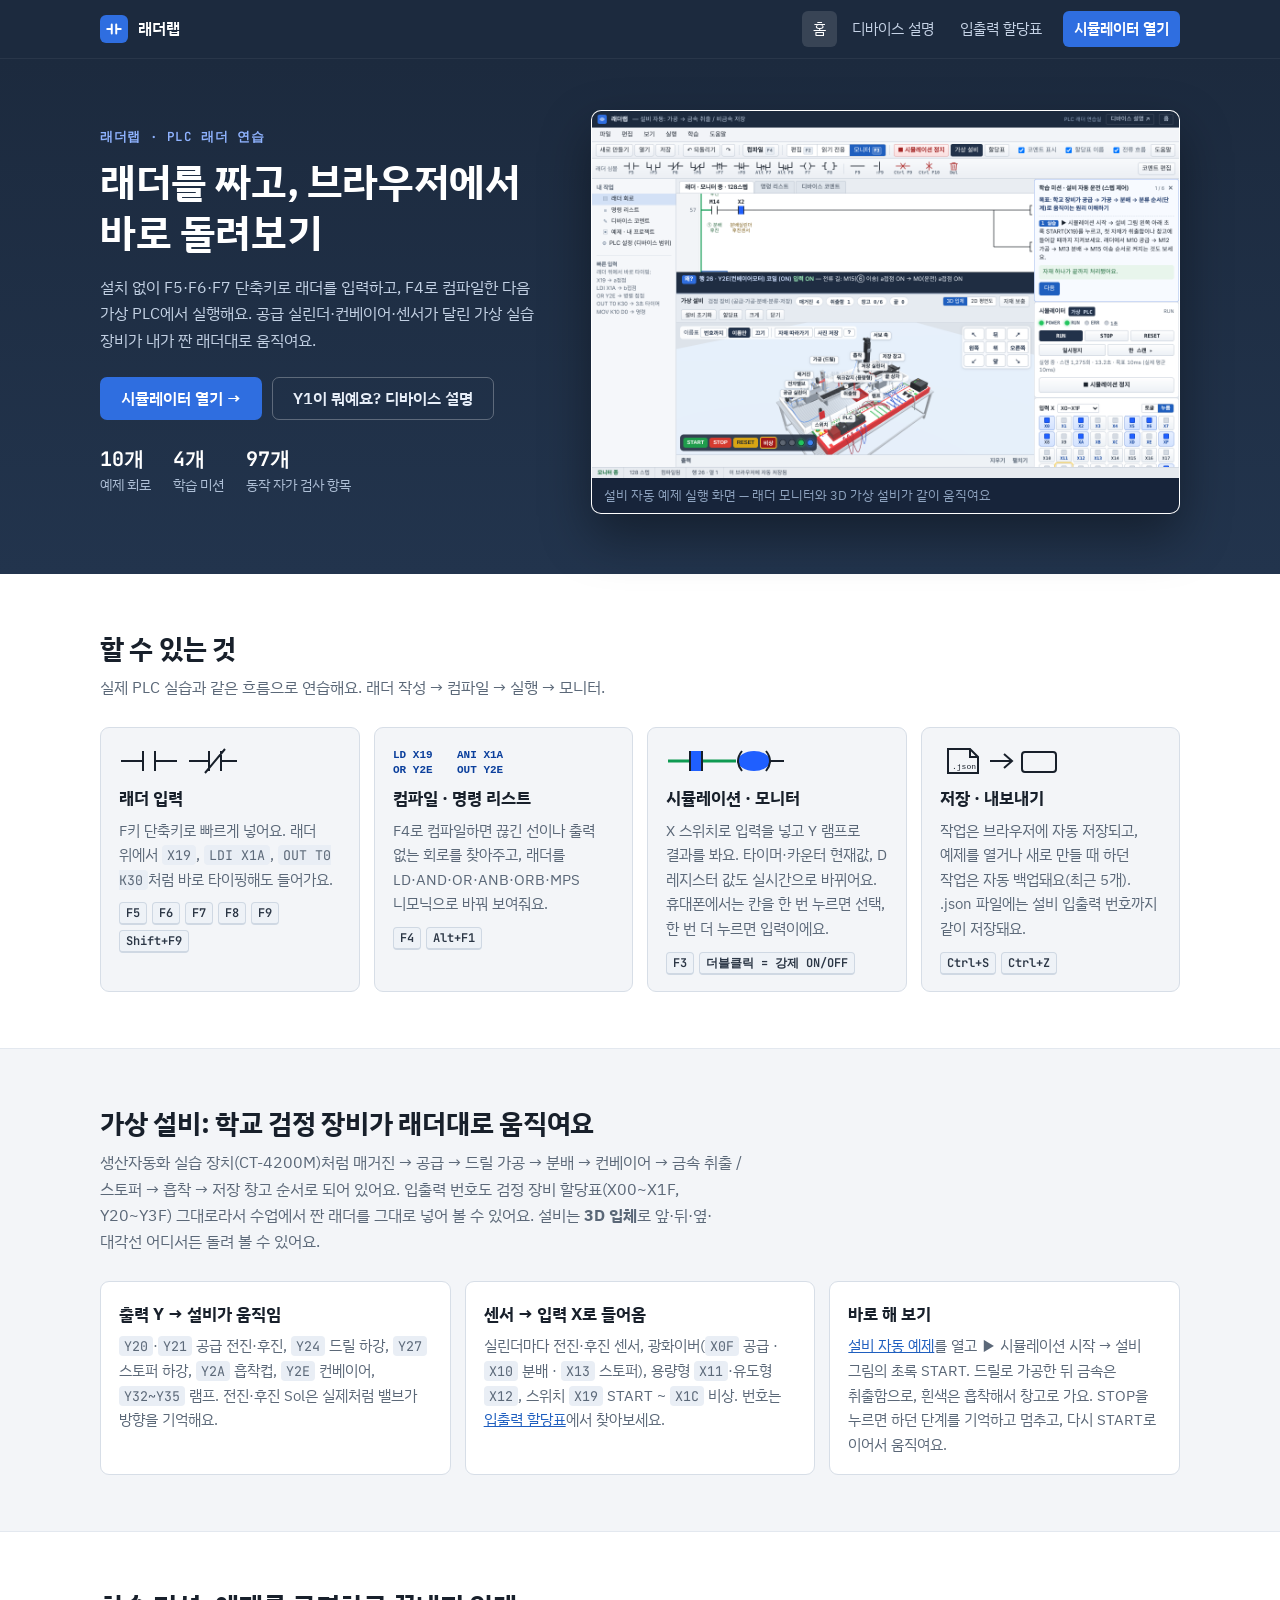
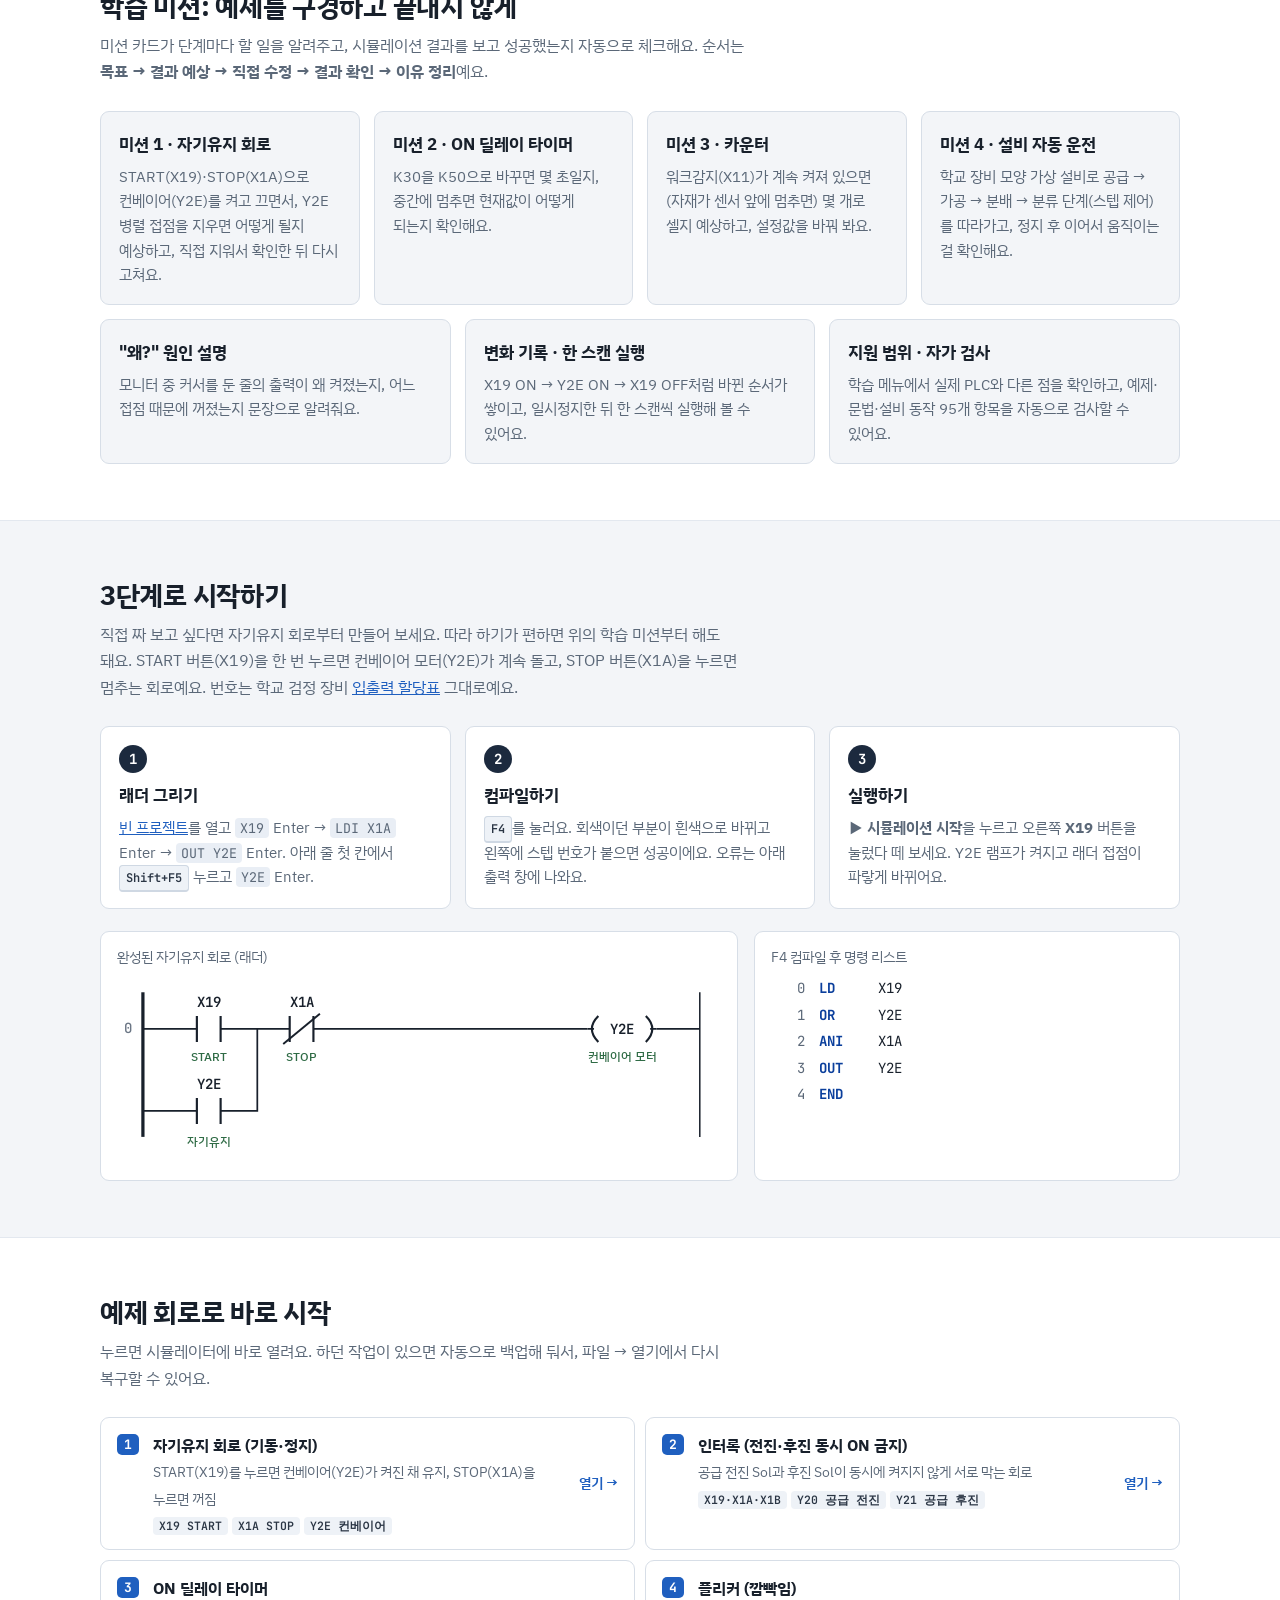
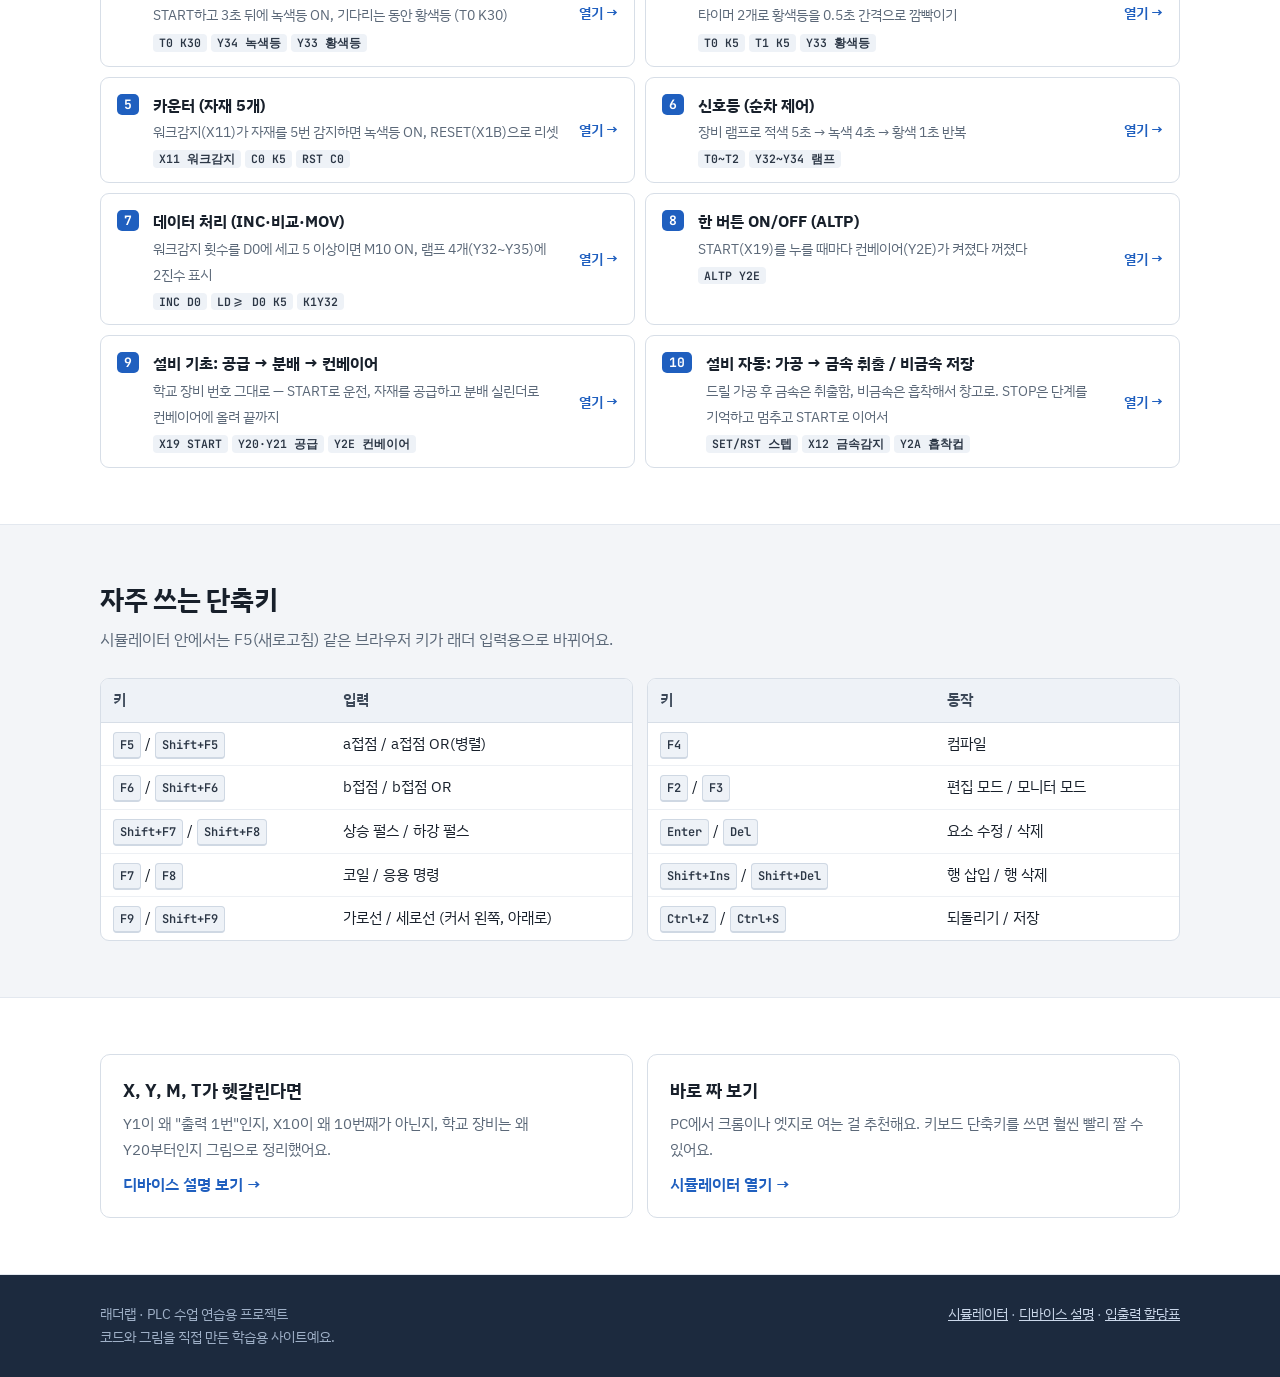
<file: index.html>
<!DOCTYPE html>
<html lang="ko">
<head>
<meta charset="utf-8">
<meta name="viewport" content="width=device-width, initial-scale=1">
<title>래더랩 — PLC 래더 연습 사이트</title>
<meta name="description" content="래더랩 — 래더를 짜고 브라우저에서 바로 돌려보는 PLC 연습 사이트. 설치 없이 컴파일·시뮬레이션·모니터, 학교 장비를 3D로 만든 가상 설비까지.">
<meta property="og:type" content="website">
<meta property="og:title" content="래더랩 — PLC 래더 연습 사이트">
<meta property="og:description" content="래더를 짜고, 브라우저에서 바로 돌려보는 PLC 연습 사이트">
<meta property="og:image" content="https://ljh30581712-beep.github.io/plc-ladder-sim/assets/og.png">
<meta property="og:url" content="https://ljh30581712-beep.github.io/plc-ladder-sim/">
<meta name="twitter:card" content="summary_large_image">
<link rel="icon" href="data:image/svg+xml,%3Csvg xmlns='http://www.w3.org/2000/svg' viewBox='0 0 32 32'%3E%3Crect width='32' height='32' rx='6' fill='%232f6ee0'/%3E%3Cpath d='M6 16h7M19 16h7M13 9v14M19 9v14' stroke='white' stroke-width='2.6' fill='none'/%3E%3C/svg%3E">
<link rel="preconnect" href="https://fonts.googleapis.com">
<link rel="preconnect" href="https://fonts.gstatic.com" crossorigin>
<link href="https://fonts.googleapis.com/css2?family=IBM+Plex+Sans+KR:wght@400;500;600;700&family=JetBrains+Mono:wght@400;600;700&display=swap" rel="stylesheet">
<link rel="stylesheet" href="assets/site.css">
<style>
.ilbox{display:grid;grid-template-columns:minmax(0,1.5fr) minmax(0,1fr);gap:16px;margin-top:22px;align-items:stretch}
.ilbox figure{margin:0;background:#fff;border:1px solid var(--line);border-radius:9px;padding:14px 16px}
.ilbox figcaption{font-size:13.5px;color:var(--muted);margin-bottom:6px}
.il{font:14px/1.9 var(--font-mono);margin:0}
.il span{display:inline-block;width:2.4em;color:var(--muted);text-align:right;margin-right:14px}
.il b{color:#0b3f9c;display:inline-block;min-width:4.2em}
.final{display:grid;grid-template-columns:repeat(2,minmax(0,1fr));gap:14px}
.final a{display:block;text-decoration:none;color:var(--ink);background:#fff;border:1px solid var(--line);border-radius:10px;padding:20px 22px}
.final a:hover{border-color:#9fb4d4}
.final b{font-size:18px;display:block;margin-bottom:4px}
.final span{color:var(--muted);font-size:14.5px}
.final em{font-style:normal;color:var(--accent);font-weight:600;display:inline-block;margin-top:8px}
.keys2{display:grid;grid-template-columns:repeat(2,minmax(0,1fr));gap:14px}
@media (max-width:900px){.ilbox,.final,.keys2{grid-template-columns:minmax(0,1fr)}}
</style>
</head>
<body>
<header class="site">
  <div class="wrap">
    <a class="brand" href="index.html"><span class="q"><svg viewBox="0 0 20 20" aria-hidden="true"><path d="M2.5 10h5M12.5 10h5M7.5 5v10M12.5 5v10" stroke="currentColor" stroke-width="2.2" fill="none" stroke-linecap="round"/></svg></span>래더랩</a>
    <nav class="top" aria-label="사이트 메뉴">
      <a href="index.html" aria-current="page">홈</a>
      <a href="devices.html">디바이스 설명</a>
      <a href="io.html">입출력 할당표</a>
      <a class="cta" href="simulator.html">시뮬레이터 열기</a>
    </nav>
  </div>
</header>

<div class="hero">
  <div class="wrap">
    <div>
      <div class="eyebrow">래더랩 · PLC 래더 연습</div>
      <h1>래더를 짜고, 브라우저에서 바로 돌려보기</h1>
      <p>설치 없이 F5·F6·F7 단축키로 래더를 입력하고, F4로 컴파일한 다음 가상 PLC에서 실행해요. 공급 실린더·컨베이어·센서가 달린 가상 실습 장비가 내가 짠 래더대로 움직여요.</p>
      <div class="actions">
        <a class="btn primary" href="simulator.html">시뮬레이터 열기 →</a>
        <a class="btn ghost" href="devices.html">Y1이 뭐예요? 디바이스 설명</a>
      </div>
      <div class="facts">
        <div><b>10개</b>예제 회로</div>
        <div><b>4개</b>학습 미션</div>
        <div><b>97개</b>동작 자가 검사 항목</div>
      </div>
    </div>
    <figure class="shot" style="margin:0">
      <img src="assets/preview.png" width="1280" height="800" alt="시뮬레이터 화면: 위에는 모니터 중인 래더, 아래에는 학교 검정 장비(CT-4200M)를 3D로 만든 가상 설비. 자재가 컨베이어를 따라 이동하고 있다.">
      <figcaption>설비 자동 예제 실행 화면 — 래더 모니터와 3D 가상 설비가 같이 움직여요</figcaption>
    </figure>
  </div>
</div>

<section class="alt" id="features">
  <div class="wrap">
    <h2>할 수 있는 것</h2>
    <p class="lead">실제 PLC 실습과 같은 흐름으로 연습해요. 래더 작성 → 컴파일 → 실행 → 모니터.</p>
    <div class="grid4">
      <div class="card">
        <svg class="sym" viewBox="0 0 120 30" aria-hidden="true"><path d="M2 15H24M36 15H58M24 5V25M36 5V25M70 15H90M102 15H118M90 5V25M102 5V25M86 27L106 3" stroke="currentColor" stroke-width="2" fill="none"/></svg>
        <h3>래더 입력</h3>
        <p>F키 단축키로 빠르게 넣어요. 래더 위에서 <code>X19</code>, <code>LDI X1A</code>, <code>OUT T0 K30</code>처럼 바로 타이핑해도 들어가요.</p>
        <div class="keys"><kbd>F5</kbd><kbd>F6</kbd><kbd>F7</kbd><kbd>F8</kbd><kbd>F9</kbd><kbd>Shift+F9</kbd></div>
      </div>
      <div class="card">
        <svg class="sym" viewBox="0 0 120 30" aria-hidden="true"><text x="0" y="12" font-family="monospace" font-size="11" fill="#0b3f9c" font-weight="700">LD  X19</text><text x="0" y="27" font-family="monospace" font-size="11" fill="#0b3f9c" font-weight="700">OR  Y2E</text><text x="64" y="12" font-family="monospace" font-size="11" fill="#0b3f9c" font-weight="700">ANI X1A</text><text x="64" y="27" font-family="monospace" font-size="11" fill="#0b3f9c" font-weight="700">OUT Y2E</text></svg>
        <h3>컴파일 · 명령 리스트</h3>
        <p>F4로 컴파일하면 끊긴 선이나 출력 없는 회로를 찾아주고, 래더를 LD·AND·OR·ANB·ORB·MPS 니모닉으로 바꿔 보여줘요.</p>
        <div class="keys"><kbd>F4</kbd><kbd>Alt+F1</kbd></div>
      </div>
      <div class="card">
        <svg class="sym" viewBox="0 0 120 30" aria-hidden="true"><path d="M2 15H24M36 15H70" stroke="#0e9a52" stroke-width="3" fill="none"/><rect x="24" y="5" width="12" height="20" fill="#1f5fff"/><path d="M24 5V25M36 5V25" stroke="currentColor" stroke-width="2"/><ellipse cx="88" cy="15" rx="16" ry="10" fill="#1f5fff"/><path d="M76 5Q68 15 76 25M100 5Q108 15 100 25" stroke="currentColor" stroke-width="2" fill="none"/><path d="M104 15H118" stroke="currentColor" stroke-width="2"/></svg>
        <h3>시뮬레이션 · 모니터</h3>
        <p>X 스위치로 입력을 넣고 Y 램프로 결과를 봐요. 타이머·카운터 현재값, D 레지스터 값도 실시간으로 바뀌어요. 휴대폰에서는 칸을 한 번 누르면 선택, 한 번 더 누르면 입력이에요.</p>
        <div class="keys"><kbd>F3</kbd><kbd>더블클릭 = 강제 ON/OFF</kbd></div>
      </div>
      <div class="card">
        <svg class="sym" viewBox="0 0 120 30" aria-hidden="true"><path d="M8 3H30L38 11V27H8Z M30 3V11H38" stroke="currentColor" stroke-width="2" fill="none"/><text x="12" y="23" font-family="monospace" font-size="8" fill="currentColor">.json</text><path d="M50 15H72M64 8L72 15L64 22" stroke="currentColor" stroke-width="2" fill="none"/><rect x="82" y="6" width="34" height="20" rx="3" stroke="currentColor" stroke-width="2" fill="none"/></svg>
        <h3>저장 · 내보내기</h3>
        <p>작업은 브라우저에 자동 저장되고, 예제를 열거나 새로 만들 때 하던 작업은 자동 백업돼요(최근 5개). .json 파일에는 설비 입출력 번호까지 같이 저장돼요.</p>
        <div class="keys"><kbd>Ctrl+S</kbd><kbd>Ctrl+Z</kbd></div>
      </div>
    </div>
  </div>
</section>

<section id="plant">
  <div class="wrap">
    <h2>가상 설비: 학교 검정 장비가 래더대로 움직여요</h2>
    <p class="lead">생산자동화 실습 장치(CT-4200M)처럼 매거진 → 공급 → 드릴 가공 → 분배 → 컨베이어 → 금속 취출 / 스토퍼 → 흡착 → 저장 창고 순서로 되어 있어요. 입출력 번호도 검정 장비 할당표(X00~X1F, Y20~Y3F) 그대로라서 수업에서 짠 래더를 그대로 넣어 볼 수 있어요. 설비는 <b>3D 입체</b>로 앞·뒤·옆·대각선 어디서든 돌려 볼 수 있어요.</p>
    <div class="grid3">
      <div class="card"><h3>출력 Y → 설비가 움직임</h3><p><code>Y20</code>·<code>Y21</code> 공급 전진·후진, <code>Y24</code> 드릴 하강, <code>Y27</code> 스토퍼 하강, <code>Y2A</code> 흡착컵, <code>Y2E</code> 컨베이어, <code>Y32~Y35</code> 램프. 전진·후진 Sol은 실제처럼 밸브가 방향을 기억해요.</p></div>
      <div class="card"><h3>센서 → 입력 X로 들어옴</h3><p>실린더마다 전진·후진 센서, 광화이버(<code>X0F</code> 공급 · <code>X10</code> 분배 · <code>X13</code> 스토퍼), 용량형 <code>X11</code>·유도형 <code>X12</code>, 스위치 <code>X19</code> START ~ <code>X1C</code> 비상. 번호는 <a href="io.html">입출력 할당표</a>에서 찾아보세요.</p></div>
      <div class="card"><h3>바로 해 보기</h3><p><a href="simulator.html#ex-10">설비 자동 예제</a>를 열고 ▶ 시뮬레이션 시작 → 설비 그림의 초록 START. 드릴로 가공한 뒤 금속은 취출함으로, 흰색은 흡착해서 창고로 가요. STOP을 누르면 하던 단계를 기억하고 멈추고, 다시 START로 이어서 움직여요.</p></div>
    </div>
  </div>
</section>

<section id="missions" class="alt">
  <div class="wrap">
    <h2>학습 미션: 예제를 구경하고 끝내지 않게</h2>
    <p class="lead">미션 카드가 단계마다 할 일을 알려주고, 시뮬레이션 결과를 보고 성공했는지 자동으로 체크해요. 순서는 <b>목표 → 결과 예상 → 직접 수정 → 결과 확인 → 이유 정리</b>예요.</p>
    <div class="grid4">
      <a class="card" href="simulator.html#ex-1" style="text-decoration:none;color:inherit"><h3>미션 1 · 자기유지 회로</h3><p>START(X19)·STOP(X1A)으로 컨베이어(Y2E)를 켜고 끄면서, Y2E 병렬 접점을 지우면 어떻게 될지 예상하고, 직접 지워서 확인한 뒤 다시 고쳐요.</p></a>
      <a class="card" href="simulator.html#ex-3" style="text-decoration:none;color:inherit"><h3>미션 2 · ON 딜레이 타이머</h3><p>K30을 K50으로 바꾸면 몇 초일지, 중간에 멈추면 현재값이 어떻게 되는지 확인해요.</p></a>
      <a class="card" href="simulator.html#ex-5" style="text-decoration:none;color:inherit"><h3>미션 3 · 카운터</h3><p>워크감지(X11)가 계속 켜져 있으면(자재가 센서 앞에 멈추면) 몇 개로 셀지 예상하고, 설정값을 바꿔 봐요.</p></a>
      <a class="card" href="simulator.html#ex-10" style="text-decoration:none;color:inherit"><h3>미션 4 · 설비 자동 운전</h3><p>학교 장비 모양 가상 설비로 공급 → 가공 → 분배 → 분류 단계(스텝 제어)를 따라가고, 정지 후 이어서 움직이는 걸 확인해요.</p></a>
    </div>
    <div class="grid3" style="margin-top:14px">
      <div class="card"><h3>"왜?" 원인 설명</h3><p>모니터 중 커서를 둔 줄의 출력이 왜 켜졌는지, 어느 접점 때문에 꺼졌는지 문장으로 알려줘요.</p></div>
      <div class="card"><h3>변화 기록 · 한 스캔 실행</h3><p>X19 ON → Y2E ON → X19 OFF처럼 바뀐 순서가 쌓이고, 일시정지한 뒤 한 스캔씩 실행해 볼 수 있어요.</p></div>
      <div class="card"><h3>지원 범위 · 자가 검사</h3><p>학습 메뉴에서 실제 PLC와 다른 점을 확인하고, 예제·문법·설비 동작 95개 항목을 자동으로 검사할 수 있어요.</p></div>
    </div>
  </div>
</section>

<section id="start">
  <div class="wrap">
    <h2>3단계로 시작하기</h2>
    <p class="lead">직접 짜 보고 싶다면 자기유지 회로부터 만들어 보세요. 따라 하기가 편하면 위의 학습 미션부터 해도 돼요. START 버튼(X19)을 한 번 누르면 컨베이어 모터(Y2E)가 계속 돌고, STOP 버튼(X1A)을 누르면 멈추는 회로예요. 번호는 학교 검정 장비 <a href="io.html">입출력 할당표</a> 그대로예요.</p>
    <ol class="steps">
      <li><h3>래더 그리기</h3><p><a href="simulator.html#new">빈 프로젝트</a>를 열고 <code>X19</code> Enter → <code>LDI X1A</code> Enter → <code>OUT Y2E</code> Enter. 아래 줄 첫 칸에서 <kbd>Shift+F5</kbd> 누르고 <code>Y2E</code> Enter.</p></li>
      <li><h3>컴파일하기</h3><p><kbd>F4</kbd>를 눌러요. 회색이던 부분이 흰색으로 바뀌고 왼쪽에 스텝 번호가 붙으면 성공이에요. 오류는 아래 출력 창에 나와요.</p></li>
      <li><h3>실행하기</h3><p><b>▶ 시뮬레이션 시작</b>을 누르고 오른쪽 <b>X19</b> 버튼을 눌렀다 떼 보세요. Y2E 램프가 켜지고 래더 접점이 파랗게 바뀌어요.</p></li>
    </ol>
    <div class="ilbox">
      <figure>
        <figcaption>완성된 자기유지 회로 (래더)</figcaption>
        <svg viewBox="0 0 560 170" role="img" aria-label="자기유지 회로 래더: X19(START) a접점과 X1A(STOP) b접점이 직렬로 Y2E(컨베이어 모터) 코일에 연결되고, Y2E a접점이 X19와 병렬로 연결됨">
          <g font-family="JetBrains Mono, Consolas, monospace" font-size="13" font-weight="600" fill="#18202b" text-anchor="middle">
            <text x="10" y="54" fill="#6b7685" font-weight="500">0</text>
            <path d="M24 16V150" stroke="#18202b" stroke-width="3"/>
            <path d="M540 16V150" stroke="#18202b" stroke-width="1.4"/>
            <path d="M24 50H74M96 50H160M182 50H436M500 50H540" stroke="#18202b" stroke-width="1.6" fill="none"/>
            <path d="M74 38V62M96 38V62M160 38V62M182 38V62" stroke="#18202b" stroke-width="2"/>
            <path d="M154 64L188 36" stroke="#18202b" stroke-width="1.8"/>
            <path d="M446 38Q434 50 446 62M490 38Q502 50 490 62" stroke="#18202b" stroke-width="2" fill="none"/>
            <path d="M436 50H442M494 50H500" stroke="#18202b" stroke-width="1.6"/>
            <text x="468" y="55">Y2E</text>
            <text x="85" y="30">X19</text><text x="171" y="30">X1A</text>
            <path d="M24 126H74M96 126H130V50" stroke="#18202b" stroke-width="1.6" fill="none"/>
            <path d="M74 114V138M96 114V138" stroke="#18202b" stroke-width="2"/>
            <text x="85" y="106">Y2E</text>
            <g font-family="IBM Plex Sans KR, sans-serif" font-size="11" font-weight="500" fill="#2f6b45">
              <text x="85" y="80">START</text><text x="171" y="80">STOP</text><text x="468" y="80">컨베이어 모터</text><text x="85" y="158">자기유지</text>
            </g>
          </g>
        </svg>
      </figure>
      <figure>
        <figcaption>F4 컴파일 후 명령 리스트</figcaption>
<pre class="il"><span>0</span><b>LD</b>X19
<span>1</span><b>OR</b>Y2E
<span>2</span><b>ANI</b>X1A
<span>3</span><b>OUT</b>Y2E
<span>4</span><b>END</b></pre>
      </figure>
    </div>
  </div>
</section>

<section id="examples" class="alt">
  <div class="wrap">
    <h2>예제 회로로 바로 시작</h2>
    <p class="lead">누르면 시뮬레이터에 바로 열려요. 하던 작업이 있으면 자동으로 백업해 둬서, 파일 → 열기에서 다시 복구할 수 있어요.</p>
    <div class="exlist">
      <a class="ex" href="simulator.html#ex-1"><span class="n">1</span><div><b>자기유지 회로 (기동·정지)</b><span>START(X19)를 누르면 컨베이어(Y2E)가 켜진 채 유지, STOP(X1A)을 누르면 꺼짐</span><div class="devs"><i>X19 START</i><i>X1A STOP</i><i>Y2E 컨베이어</i></div></div><span class="go">열기 →</span></a>
      <a class="ex" href="simulator.html#ex-2"><span class="n">2</span><div><b>인터록 (전진·후진 동시 ON 금지)</b><span>공급 전진 Sol과 후진 Sol이 동시에 켜지지 않게 서로 막는 회로</span><div class="devs"><i>X19·X1A·X1B</i><i>Y20 공급 전진</i><i>Y21 공급 후진</i></div></div><span class="go">열기 →</span></a>
      <a class="ex" href="simulator.html#ex-3"><span class="n">3</span><div><b>ON 딜레이 타이머</b><span>START하고 3초 뒤에 녹색등 ON, 기다리는 동안 황색등 (T0 K30)</span><div class="devs"><i>T0 K30</i><i>Y34 녹색등</i><i>Y33 황색등</i></div></div><span class="go">열기 →</span></a>
      <a class="ex" href="simulator.html#ex-4"><span class="n">4</span><div><b>플리커 (깜빡임)</b><span>타이머 2개로 황색등을 0.5초 간격으로 깜빡이기</span><div class="devs"><i>T0 K5</i><i>T1 K5</i><i>Y33 황색등</i></div></div><span class="go">열기 →</span></a>
      <a class="ex" href="simulator.html#ex-5"><span class="n">5</span><div><b>카운터 (자재 5개)</b><span>워크감지(X11)가 자재를 5번 감지하면 녹색등 ON, RESET(X1B)으로 리셋</span><div class="devs"><i>X11 워크감지</i><i>C0 K5</i><i>RST C0</i></div></div><span class="go">열기 →</span></a>
      <a class="ex" href="simulator.html#ex-6"><span class="n">6</span><div><b>신호등 (순차 제어)</b><span>장비 램프로 적색 5초 → 녹색 4초 → 황색 1초 반복</span><div class="devs"><i>T0~T2</i><i>Y32~Y34 램프</i></div></div><span class="go">열기 →</span></a>
      <a class="ex" href="simulator.html#ex-7"><span class="n">7</span><div><b>데이터 처리 (INC·비교·MOV)</b><span>워크감지 횟수를 D0에 세고 5 이상이면 M10 ON, 램프 4개(Y32~Y35)에 2진수 표시</span><div class="devs"><i>INC D0</i><i>LD&gt;= D0 K5</i><i>K1Y32</i></div></div><span class="go">열기 →</span></a>
      <a class="ex" href="simulator.html#ex-8"><span class="n">8</span><div><b>한 버튼 ON/OFF (ALTP)</b><span>START(X19)를 누를 때마다 컨베이어(Y2E)가 켜졌다 꺼졌다</span><div class="devs"><i>ALTP Y2E</i></div></div><span class="go">열기 →</span></a>
      <a class="ex" href="simulator.html#ex-9"><span class="n">9</span><div><b>설비 기초: 공급 → 분배 → 컨베이어</b><span>학교 장비 번호 그대로 — START로 운전, 자재를 공급하고 분배 실린더로 컨베이어에 올려 끝까지</span><div class="devs"><i>X19 START</i><i>Y20·Y21 공급</i><i>Y2E 컨베이어</i></div></div><span class="go">열기 →</span></a>
      <a class="ex" href="simulator.html#ex-10"><span class="n">10</span><div><b>설비 자동: 가공 → 금속 취출 / 비금속 저장</b><span>드릴 가공 후 금속은 취출함, 비금속은 흡착해서 창고로. STOP은 단계를 기억하고 멈추고 START로 이어서</span><div class="devs"><i>SET/RST 스텝</i><i>X12 금속감지</i><i>Y2A 흡착컵</i></div></div><span class="go">열기 →</span></a>
    </div>
  </div>
</section>

<section id="keys">
  <div class="wrap">
    <h2>자주 쓰는 단축키</h2>
    <p class="lead">시뮬레이터 안에서는 F5(새로고침) 같은 브라우저 키가 래더 입력용으로 바뀌어요.</p>
    <div class="keys2">
      <div class="tablewrap"><table class="t" style="min-width:0">
        <tr><th>키</th><th>입력</th></tr>
        <tr><td><kbd>F5</kbd> / <kbd>Shift+F5</kbd></td><td>a접점 / a접점 OR(병렬)</td></tr>
        <tr><td><kbd>F6</kbd> / <kbd>Shift+F6</kbd></td><td>b접점 / b접점 OR</td></tr>
        <tr><td><kbd>Shift+F7</kbd> / <kbd>Shift+F8</kbd></td><td>상승 펄스 / 하강 펄스</td></tr>
        <tr><td><kbd>F7</kbd> / <kbd>F8</kbd></td><td>코일 / 응용 명령</td></tr>
        <tr><td><kbd>F9</kbd> / <kbd>Shift+F9</kbd></td><td>가로선 / 세로선 (커서 왼쪽, 아래로)</td></tr>
      </table></div>
      <div class="tablewrap"><table class="t" style="min-width:0">
        <tr><th>키</th><th>동작</th></tr>
        <tr><td><kbd>F4</kbd></td><td>컴파일</td></tr>
        <tr><td><kbd>F2</kbd> / <kbd>F3</kbd></td><td>편집 모드 / 모니터 모드</td></tr>
        <tr><td><kbd>Enter</kbd> / <kbd>Del</kbd></td><td>요소 수정 / 삭제</td></tr>
        <tr><td><kbd>Shift+Ins</kbd> / <kbd>Shift+Del</kbd></td><td>행 삽입 / 행 삭제</td></tr>
        <tr><td><kbd>Ctrl+Z</kbd> / <kbd>Ctrl+S</kbd></td><td>되돌리기 / 저장</td></tr>
      </table></div>
    </div>
  </div>
</section>

<section class="alt">
  <div class="wrap">
    <div class="final">
      <a href="devices.html"><b>X, Y, M, T가 헷갈린다면</b><span>Y1이 왜 "출력 1번"인지, X10이 왜 10번째가 아닌지, 학교 장비는 왜 Y20부터인지 그림으로 정리했어요.</span><br><em>디바이스 설명 보기 →</em></a>
      <a href="simulator.html"><b>바로 짜 보기</b><span>PC에서 크롬이나 엣지로 여는 걸 추천해요. 키보드 단축키를 쓰면 훨씬 빨리 짤 수 있어요.</span><br><em>시뮬레이터 열기 →</em></a>
    </div>
  </div>
</section>

<footer class="site">
  <div class="wrap">
    <div>래더랩 · PLC 수업 연습용 프로젝트<br>코드와 그림을 직접 만든 학습용 사이트예요.</div>
    <div><a href="simulator.html">시뮬레이터</a> · <a href="devices.html">디바이스 설명</a> · <a href="io.html">입출력 할당표</a></div>
  </div>
</footer>
</body>
</html>
</file>
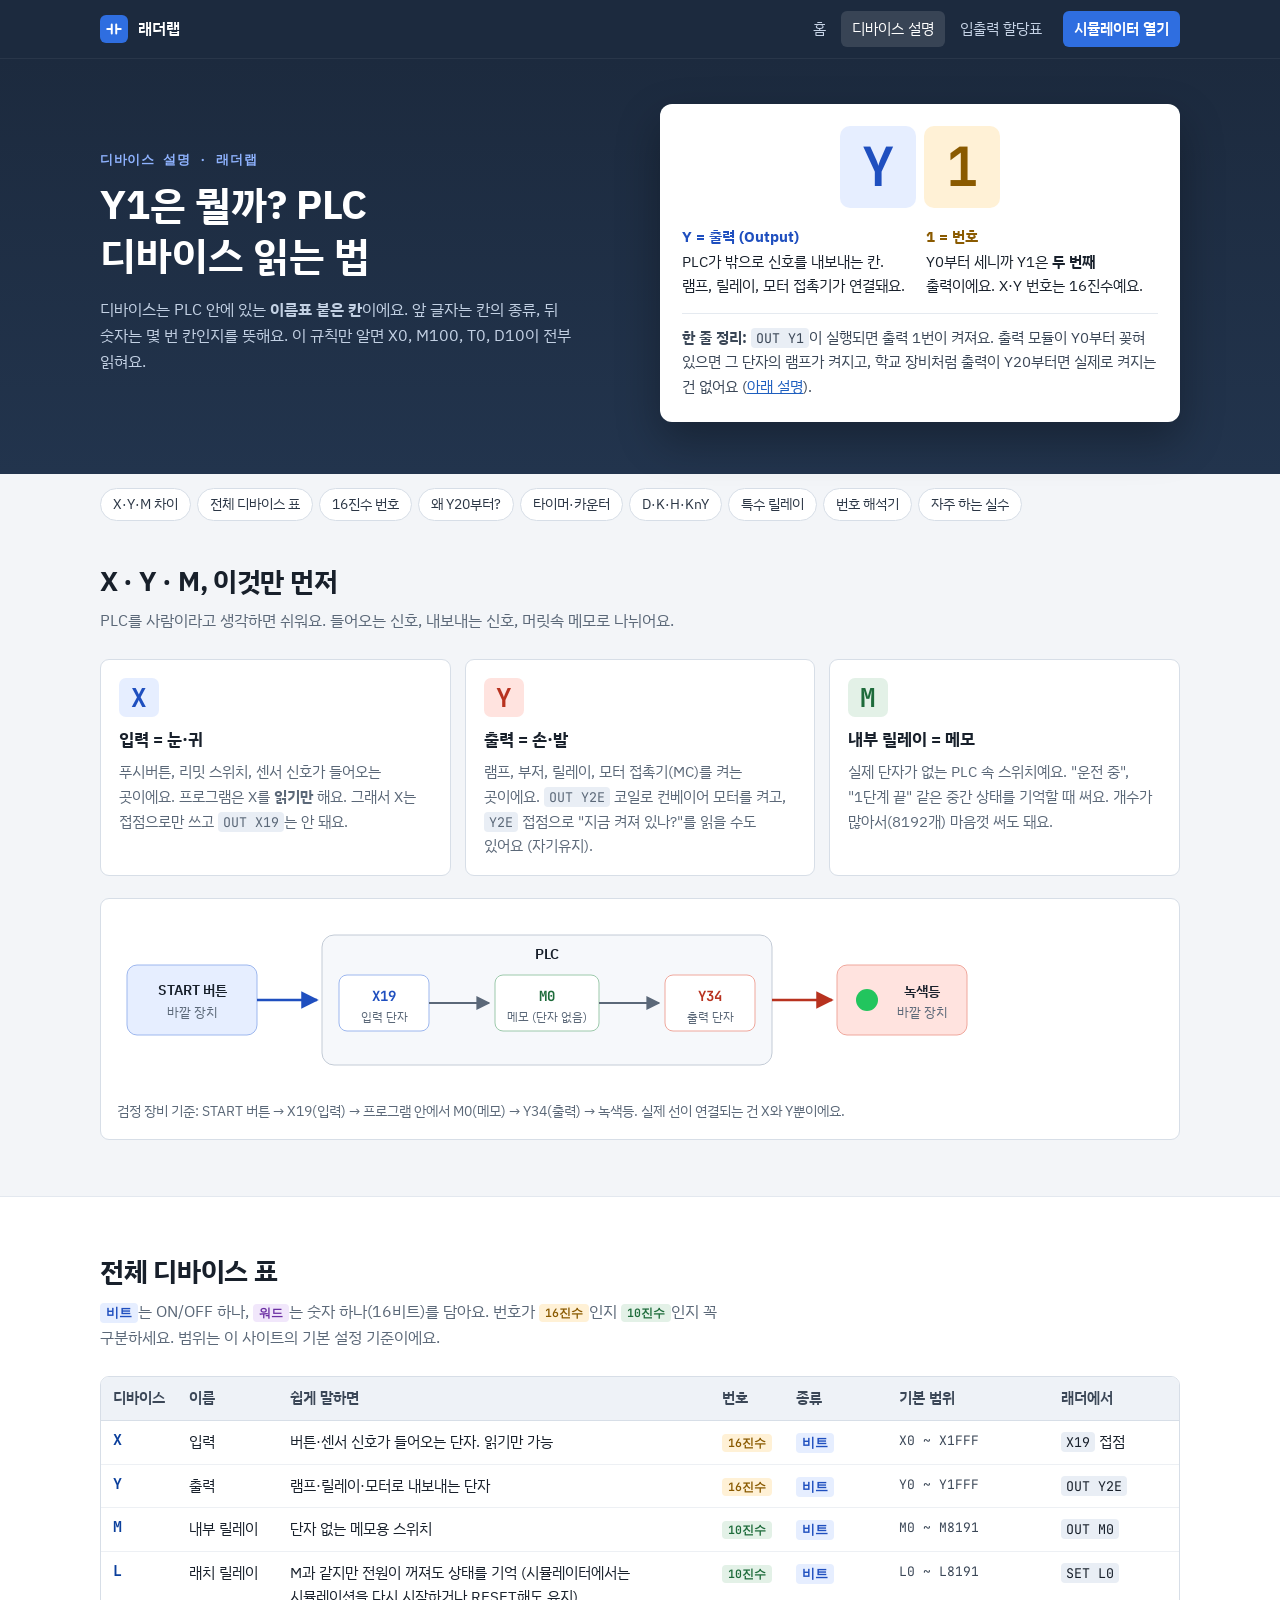
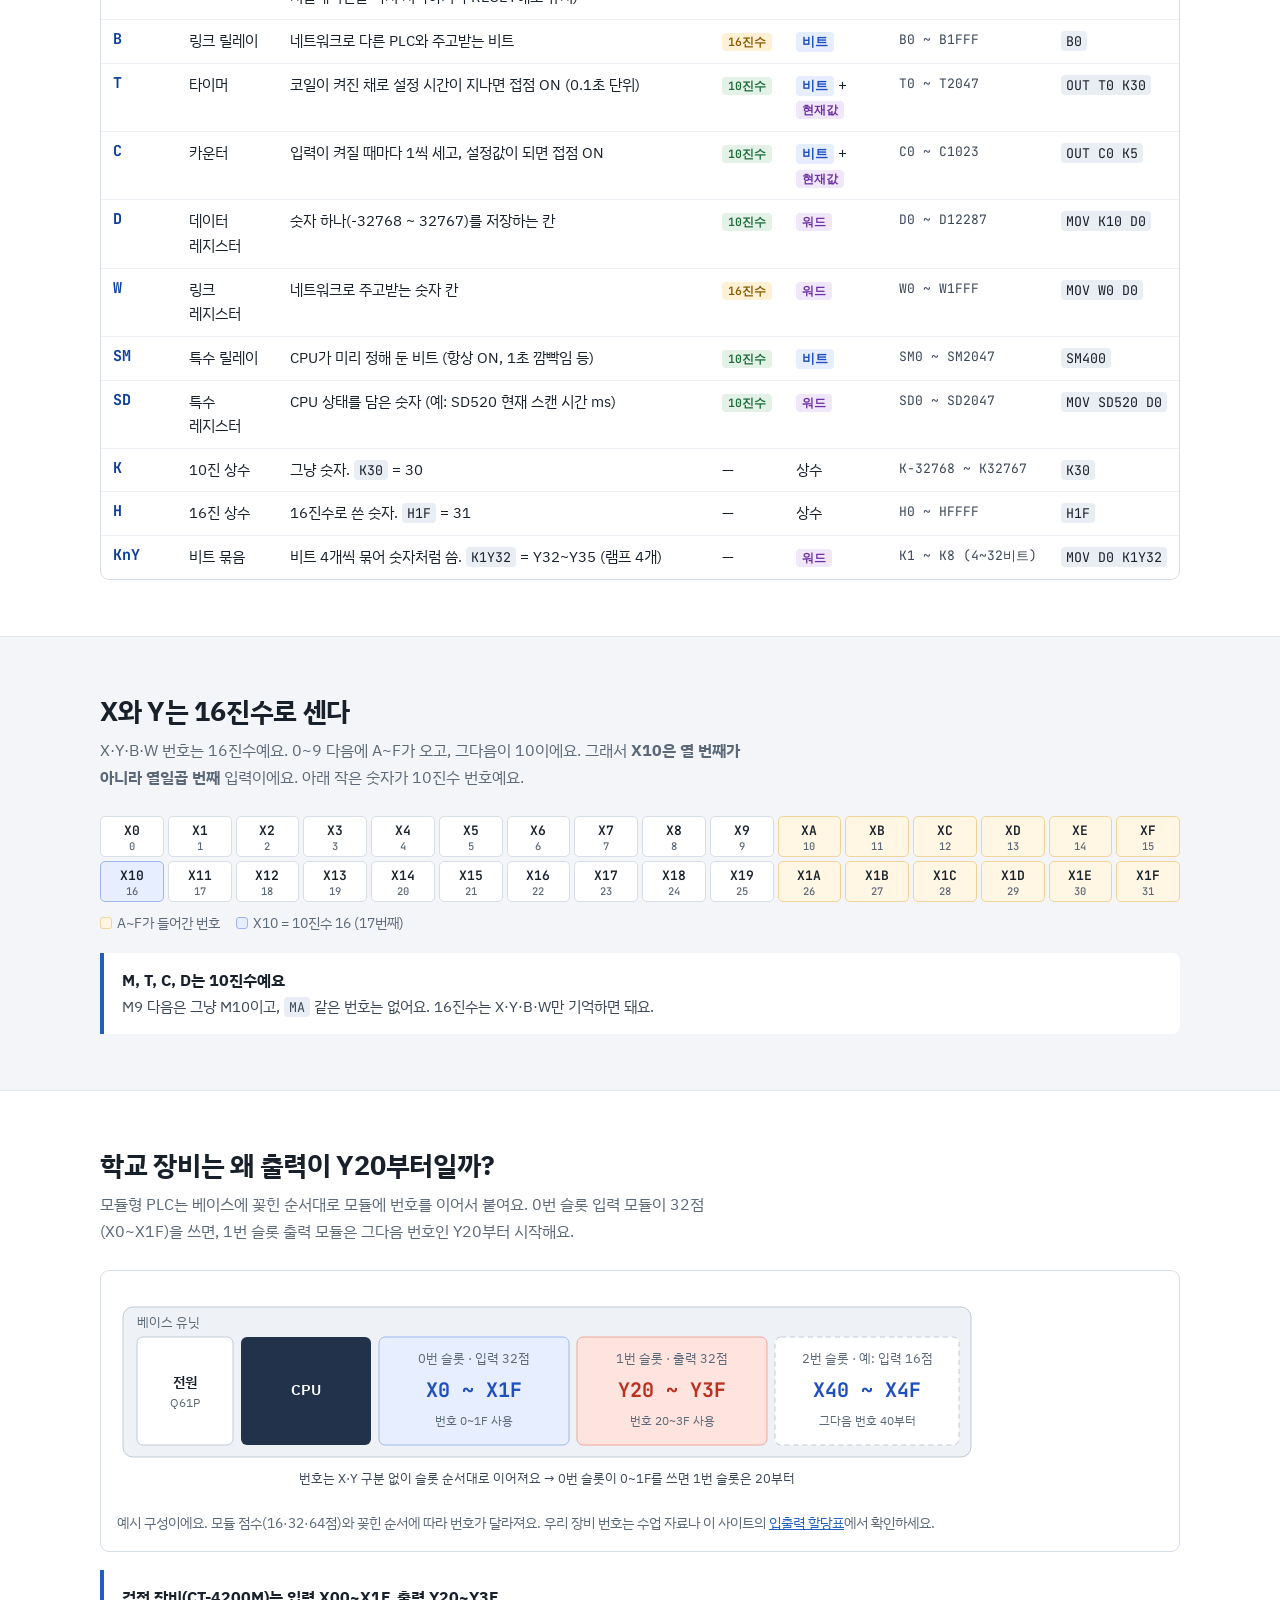
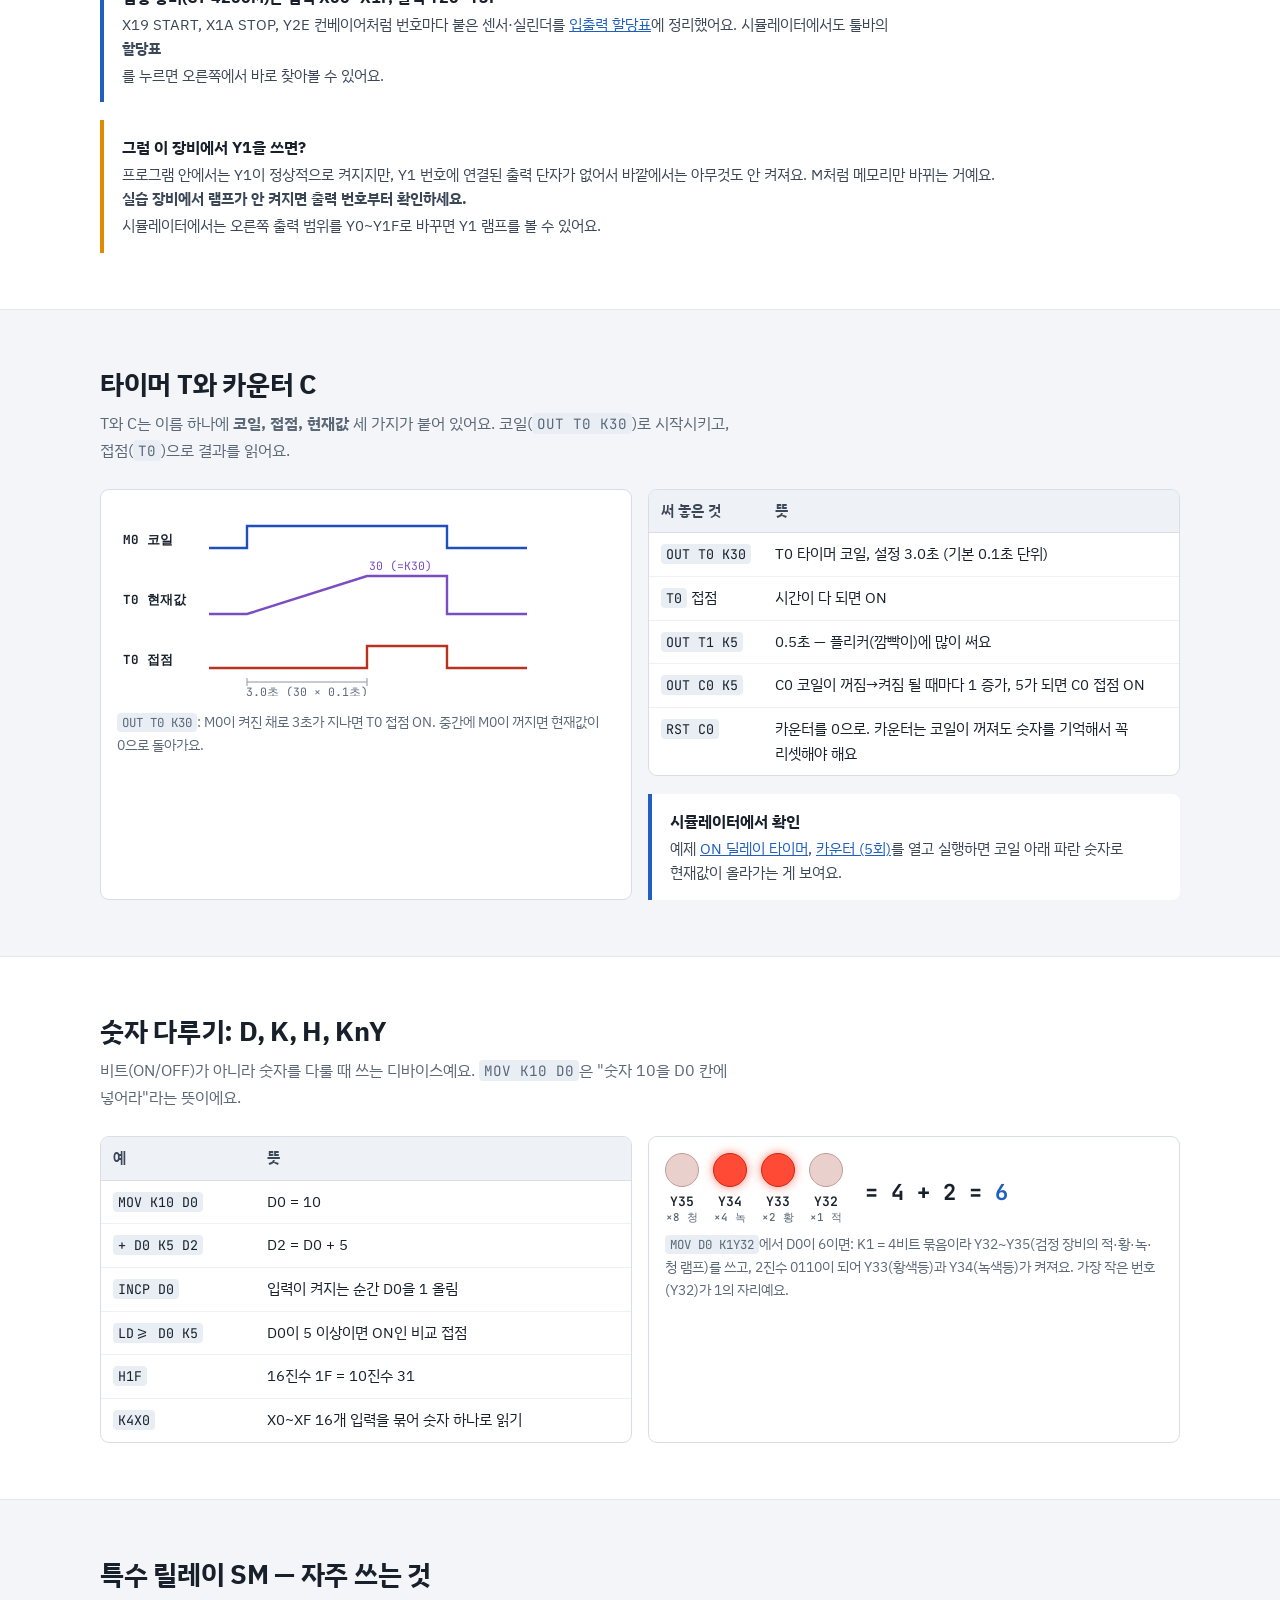
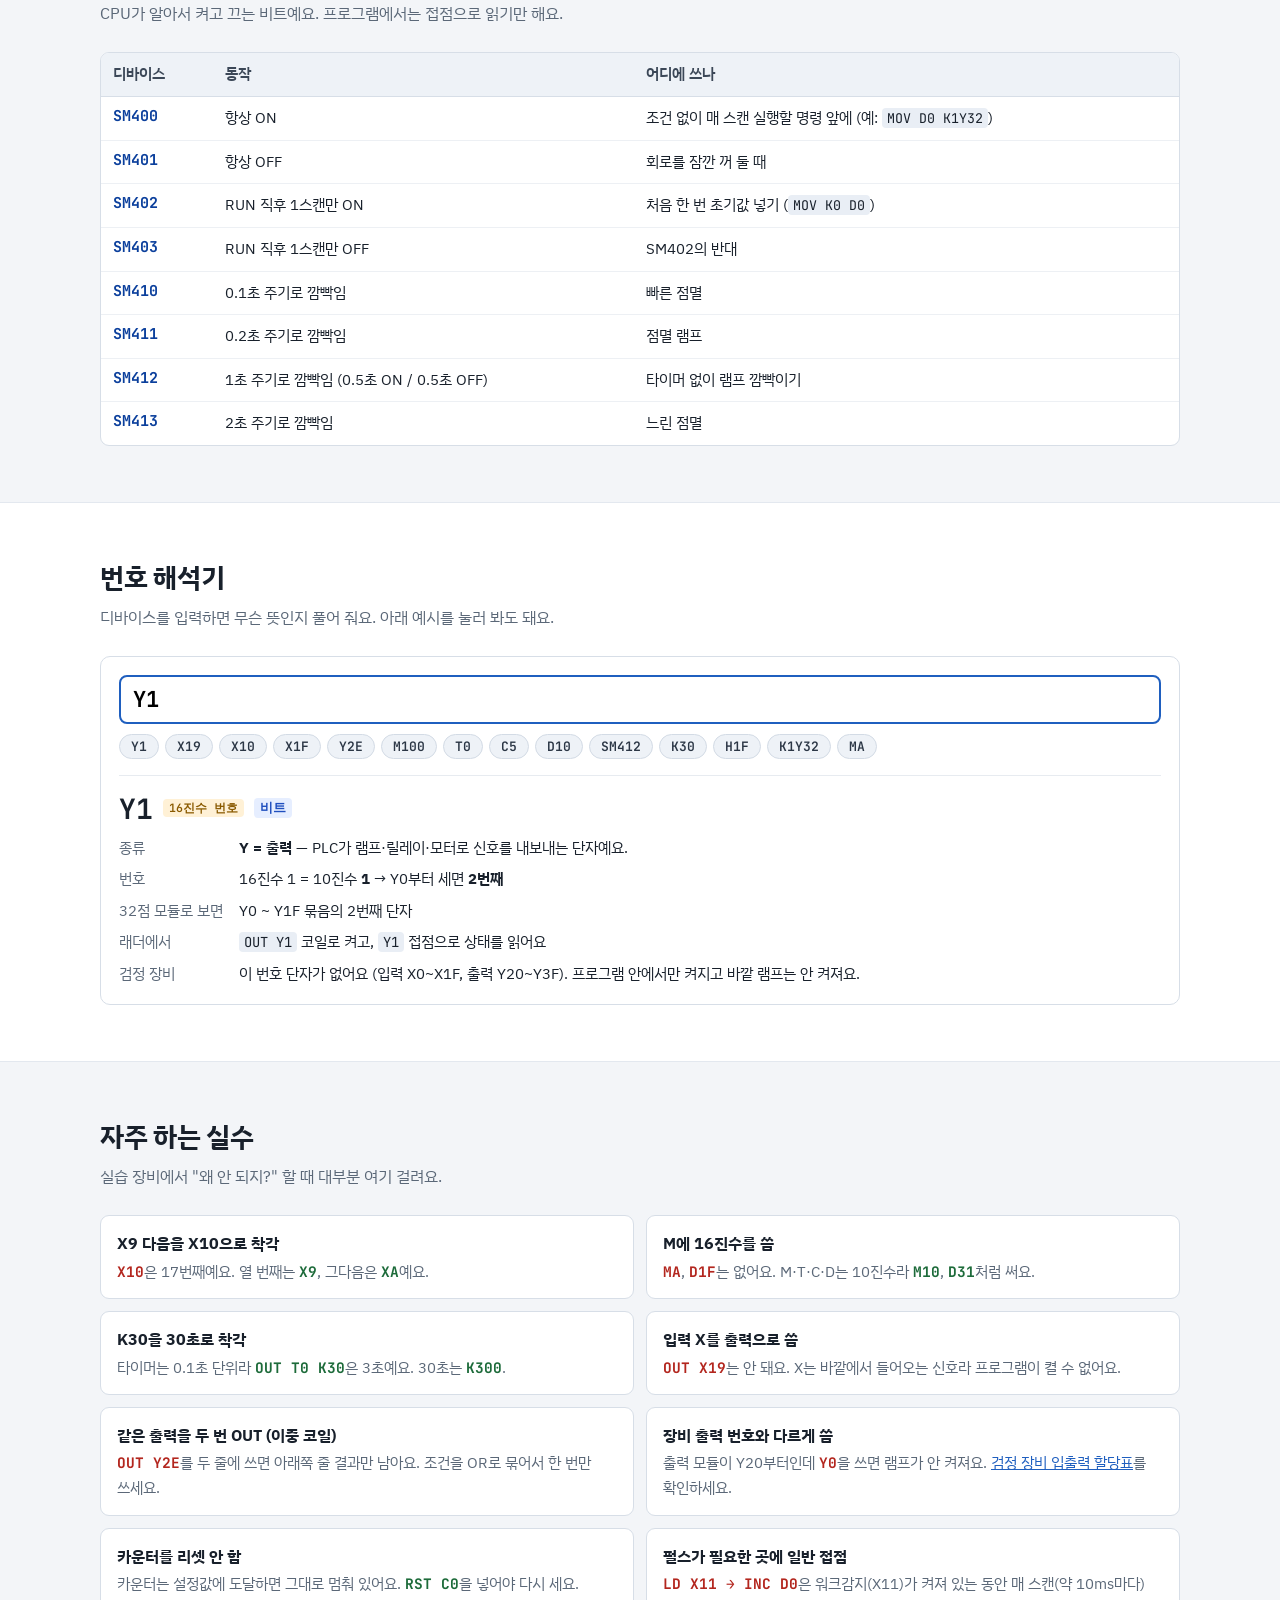
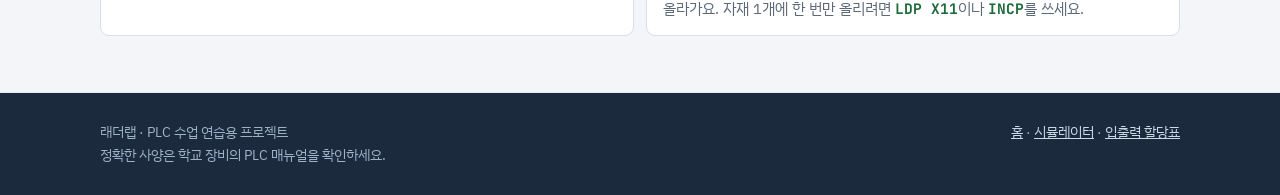
<file: devices.html>
<!DOCTYPE html>
<html lang="ko">
<head>
<meta charset="utf-8">
<meta name="viewport" content="width=device-width, initial-scale=1">
<title>디바이스 설명 · 래더랩</title>
<meta name="description" content="Y1, X10, M0, T0 K30, D0, SM400, K1Y32는 무슨 뜻일까? PLC 디바이스를 그림과 예시로 정리했어요.">
<meta property="og:type" content="article">
<meta property="og:title" content="Y1은 뭘까? PLC 디바이스 읽는 법">
<meta property="og:description" content="X, Y, M, T, C, D, SM, K, H를 그림과 예시로 정리">
<meta property="og:image" content="https://ljh30581712-beep.github.io/plc-ladder-sim/assets/og.png">
<link rel="icon" href="data:image/svg+xml,%3Csvg xmlns='http://www.w3.org/2000/svg' viewBox='0 0 32 32'%3E%3Crect width='32' height='32' rx='6' fill='%232f6ee0'/%3E%3Cpath d='M6 16h7M19 16h7M13 9v14M19 9v14' stroke='white' stroke-width='2.6' fill='none'/%3E%3C/svg%3E">
<link rel="preconnect" href="https://fonts.googleapis.com">
<link rel="preconnect" href="https://fonts.gstatic.com" crossorigin>
<link href="https://fonts.googleapis.com/css2?family=IBM+Plex+Sans+KR:wght@400;500;600;700&family=JetBrains+Mono:wght@400;600;700&display=swap" rel="stylesheet">
<link rel="stylesheet" href="assets/site.css">
<style>
.dhero{background:linear-gradient(180deg,#1c2a3e 0%,#22344d 100%);color:#e9f0f9;padding:46px 0 52px}
.dhero .wrap{display:grid;grid-template-columns:minmax(0,1fr) minmax(0,1fr);gap:40px;align-items:center}
.dhero h1{font-size:clamp(28px,3.6vw,40px);line-height:1.28;margin:10px 0 14px;color:#fff;text-wrap:balance}
.dhero p{color:#c3d1e4;margin:0;max-width:48ch}
.anatomy{background:#fff;color:var(--ink);border-radius:12px;padding:22px;box-shadow:0 18px 44px rgba(0,0,0,.3)}
.anatomy .big{display:flex;gap:8px;justify-content:center;margin-bottom:16px}
.anatomy .big span{font:700 54px/1 var(--font-mono);padding:14px 22px;border-radius:10px}
.anatomy .big .l{background:#e6eeff;color:#1f4fbf}
.anatomy .big .n{background:#fff1d6;color:#8a5a00}
.anatomy .parts{display:grid;grid-template-columns:1fr 1fr;gap:12px;font-size:14.5px}
.anatomy .parts .ttl{display:block;font-size:15px}
.anatomy .parts .l .ttl{color:#1f4fbf}.anatomy .parts .n .ttl{color:#8a5a00}
.anatomy .sum{margin-top:14px;padding-top:12px;border-top:1px solid #e5eaf0;font-size:14.5px;color:#3b4757}
.toc{display:flex;gap:6px;flex-wrap:wrap;padding:14px 0}
.toc a{font-size:13.5px;text-decoration:none;color:#2b3645;background:#fff;border:1px solid var(--line);border-radius:20px;padding:4px 12px}
.toc a:hover{border-color:#9fb4d4;color:var(--accent)}
.three{display:grid;grid-template-columns:repeat(3,minmax(0,1fr));gap:14px;margin-bottom:22px}
.three .card .ic{font:700 26px var(--font-mono);display:inline-block;padding:2px 12px;border-radius:7px;margin-bottom:8px}
.three .x .ic{background:#e6eeff;color:#1f4fbf}.three .y .ic{background:#ffe3df;color:#b8321f}.three .m .ic{background:#e3f1e7;color:#1d6b3a}
.hexgrid{display:grid;grid-template-columns:repeat(16,minmax(0,1fr));gap:4px;margin:6px 0 10px}
.hexgrid div{background:#fff;border:1px solid var(--line);border-radius:5px;text-align:center;padding:5px 0 3px;font:600 13px var(--font-mono)}
.hexgrid div small{display:block;font:500 10.5px var(--font-mono);color:var(--muted)}
.hexgrid .af{background:#fff6e3;border-color:#f0d49a}
.hexgrid .ten{background:#e6eeff;border-color:#9db7ee}
.legend{display:flex;gap:16px;flex-wrap:wrap;font-size:13.5px;color:var(--muted)}
.legend i{display:inline-block;width:12px;height:12px;border-radius:3px;margin-right:5px;vertical-align:-1px;border:1px solid var(--line)}
.callout{background:#fff;border-left:4px solid var(--accent);border-radius:0 8px 8px 0;padding:14px 18px;margin:18px 0 0}
.callout.warn{border-left-color:#e08a00}
.callout b{display:block;margin-bottom:2px}
.callout p{margin:0;color:#3b4757;font-size:14.5px}
figure.dia{margin:0;background:#fff;border:1px solid var(--line);border-radius:9px;padding:16px;overflow-x:auto}
figure.dia figcaption{font-size:13.5px;color:var(--muted);margin-top:8px}
.bits{display:flex;gap:14px;align-items:flex-end;flex-wrap:wrap}
.bit{text-align:center;font:600 13px var(--font-mono)}
.bit i{display:block;width:34px;height:34px;border-radius:50%;margin:0 auto 6px;background:#ead0cc;border:1px solid #c59a94}
.bit.on i{background:var(--lamp);border-color:#c62a17;box-shadow:0 0 10px rgba(255,75,54,.7)}
.bit small{display:block;color:var(--muted);font-weight:500}
.decoder{background:#fff;border:1px solid var(--line);border-radius:10px;padding:18px}
.decoder .row{display:flex;gap:8px;flex-wrap:wrap}
.decoder input{flex:1;min-width:180px;font:700 22px var(--font-mono);text-transform:uppercase;border:2px solid var(--accent);border-radius:8px;padding:8px 12px}
.chips{display:flex;gap:6px;flex-wrap:wrap;margin:10px 0 0}
.chips button{font:600 13px var(--font-mono);background:#eef2f7;border:1px solid #d3dbe5;border-radius:16px;padding:3px 11px;cursor:pointer;color:#2b3645}
.chips button:hover{border-color:#9fb4d4;color:var(--accent)}
#decOut{margin-top:16px;border-top:1px solid #e7ebf0;padding-top:14px;min-height:120px}
#decOut .head{display:flex;align-items:center;gap:10px;flex-wrap:wrap;margin-bottom:8px}
#decOut .name{font:700 28px var(--font-mono)}
#decOut dl{display:grid;grid-template-columns:max-content minmax(0,1fr);gap:6px 16px;margin:0;font-size:15px}
#decOut dt{color:var(--muted)}
#decOut dd{margin:0}
#decOut .err{color:#b3261e;font-weight:600}
.mist{display:grid;grid-template-columns:repeat(2,minmax(0,1fr));gap:12px;list-style:none;padding:0;margin:0}
.mist li{background:#fff;border:1px solid var(--line);border-radius:9px;padding:14px 16px}
.mist b{display:block;margin-bottom:3px}
.mist p{margin:0;color:var(--muted);font-size:14.5px}
.mist .x{color:#b3261e;font-family:var(--font-mono);font-weight:700}
.mist .o{color:#1d6b3a;font-family:var(--font-mono);font-weight:700}
@media (max-width:900px){.dhero .wrap,.three,.mist{grid-template-columns:minmax(0,1fr)}.hexgrid{grid-template-columns:repeat(8,minmax(0,1fr))}}
</style>
</head>
<body>
<header class="site">
  <div class="wrap">
    <a class="brand" href="index.html"><span class="q"><svg viewBox="0 0 20 20" aria-hidden="true"><path d="M2.5 10h5M12.5 10h5M7.5 5v10M12.5 5v10" stroke="currentColor" stroke-width="2.2" fill="none" stroke-linecap="round"/></svg></span>래더랩</a>
    <nav class="top" aria-label="사이트 메뉴">
      <a href="index.html">홈</a>
      <a href="devices.html" aria-current="page">디바이스 설명</a>
      <a href="io.html">입출력 할당표</a>
      <a class="cta" href="simulator.html">시뮬레이터 열기</a>
    </nav>
  </div>
</header>

<div class="dhero">
  <div class="wrap">
    <div>
      <div class="eyebrow">디바이스 설명 · 래더랩</div>
      <h1>Y1은 뭘까? PLC 디바이스 읽는 법</h1>
      <p>디바이스는 PLC 안에 있는 <b>이름표 붙은 칸</b>이에요. 앞 글자는 칸의 종류, 뒤 숫자는 몇 번 칸인지를 뜻해요. 이 규칙만 알면 X0, M100, T0, D10이 전부 읽혀요.</p>
    </div>
    <div class="anatomy" aria-label="Y1 분해">
      <div class="big"><span class="l">Y</span><span class="n">1</span></div>
      <div class="parts">
        <div class="l"><b class="ttl">Y = 출력 (Output)</b>PLC가 밖으로 신호를 내보내는 칸. 램프, 릴레이, 모터 접촉기가 연결돼요.</div>
        <div class="n"><b class="ttl">1 = 번호</b>Y0부터 세니까 Y1은 <b>두 번째</b> 출력이에요. X·Y 번호는 16진수예요.</div>
      </div>
      <div class="sum"><b>한 줄 정리:</b> <code>OUT Y1</code>이 실행되면 출력 1번이 켜져요. 출력 모듈이 Y0부터 꽂혀 있으면 그 단자의 램프가 켜지고, 학교 장비처럼 출력이 Y20부터면 실제로 켜지는 건 없어요 (<a href="#io">아래 설명</a>).</div>
    </div>
  </div>
</div>

<div class="wrap"><nav class="toc" aria-label="목차">
  <a href="#basic">X·Y·M 차이</a><a href="#table">전체 디바이스 표</a><a href="#hex">16진수 번호</a><a href="#io">왜 Y20부터?</a><a href="#timer">타이머·카운터</a><a href="#word">D·K·H·KnY</a><a href="#sm">특수 릴레이</a><a href="#decoder">번호 해석기</a><a href="#mistakes">자주 하는 실수</a>
</nav></div>

<section id="basic" style="padding-top:28px">
  <div class="wrap">
    <h2>X · Y · M, 이것만 먼저</h2>
    <p class="lead">PLC를 사람이라고 생각하면 쉬워요. 들어오는 신호, 내보내는 신호, 머릿속 메모로 나뉘어요.</p>
    <div class="three">
      <div class="card x"><span class="ic">X</span><h3>입력 = 눈·귀</h3><p>푸시버튼, 리밋 스위치, 센서 신호가 들어오는 곳이에요. 프로그램은 X를 <b>읽기만</b> 해요. 그래서 X는 접점으로만 쓰고 <code>OUT X19</code>는 안 돼요.</p></div>
      <div class="card y"><span class="ic">Y</span><h3>출력 = 손·발</h3><p>램프, 부저, 릴레이, 모터 접촉기(MC)를 켜는 곳이에요. <code>OUT Y2E</code> 코일로 컨베이어 모터를 켜고, <code>Y2E</code> 접점으로 "지금 켜져 있나?"를 읽을 수도 있어요 (자기유지).</p></div>
      <div class="card m"><span class="ic">M</span><h3>내부 릴레이 = 메모</h3><p>실제 단자가 없는 PLC 속 스위치예요. "운전 중", "1단계 끝" 같은 중간 상태를 기억할 때 써요. 개수가 많아서(8192개) 마음껏 써도 돼요.</p></div>
    </div>
    <figure class="dia">
      <svg viewBox="0 0 860 170" width="860" role="img" aria-label="START 버튼이 X19 단자로 들어가 PLC 프로그램에서 M0을 거쳐 Y34 단자의 녹색등을 켜는 흐름">
        <g font-family="IBM Plex Sans KR, sans-serif" font-size="14" fill="#18202b">
          <rect x="10" y="50" width="130" height="70" rx="10" fill="#e6eeff" stroke="#9db7ee"/>
          <text x="75" y="80" text-anchor="middle" font-weight="600">START 버튼</text>
          <text x="75" y="102" text-anchor="middle" font-size="12.5" fill="#5b6878">바깥 장치</text>
          <path d="M140 85H200" stroke="#1f4fbf" stroke-width="2.5" marker-end="url(#ar)"/>
          <rect x="205" y="20" width="450" height="130" rx="12" fill="#f6f8fb" stroke="#c3cbd6"/>
          <text x="430" y="44" text-anchor="middle" font-weight="600">PLC</text>
          <rect x="222" y="60" width="90" height="56" rx="8" fill="#fff" stroke="#9db7ee"/>
          <text x="267" y="86" text-anchor="middle" font-family="JetBrains Mono, monospace" font-weight="700" fill="#1f4fbf">X19</text>
          <text x="267" y="106" text-anchor="middle" font-size="12" fill="#5b6878">입력 단자</text>
          <path d="M312 88H372" stroke="#5b6878" stroke-width="2" marker-end="url(#ar2)"/>
          <rect x="378" y="60" width="104" height="56" rx="8" fill="#fff" stroke="#9cc9ab"/>
          <text x="430" y="86" text-anchor="middle" font-family="JetBrains Mono, monospace" font-weight="700" fill="#1d6b3a">M0</text>
          <text x="430" y="106" text-anchor="middle" font-size="12" fill="#5b6878">메모 (단자 없음)</text>
          <path d="M482 88H542" stroke="#5b6878" stroke-width="2" marker-end="url(#ar2)"/>
          <rect x="548" y="60" width="90" height="56" rx="8" fill="#fff" stroke="#efa79c"/>
          <text x="593" y="86" text-anchor="middle" font-family="JetBrains Mono, monospace" font-weight="700" fill="#b8321f">Y34</text>
          <text x="593" y="106" text-anchor="middle" font-size="12" fill="#5b6878">출력 단자</text>
          <path d="M655 85H715" stroke="#b8321f" stroke-width="2.5" marker-end="url(#ar3)"/>
          <rect x="720" y="50" width="130" height="70" rx="10" fill="#ffe3df" stroke="#efa79c"/>
          <circle cx="750" cy="85" r="11" fill="#22c55e"/>
          <text x="805" y="81" text-anchor="middle" font-weight="600">녹색등</text>
          <text x="805" y="102" text-anchor="middle" font-size="12.5" fill="#5b6878">바깥 장치</text>
        </g>
        <defs>
          <marker id="ar" viewBox="0 0 10 10" refX="9" refY="5" markerWidth="7" markerHeight="7" orient="auto"><path d="M0 0L10 5L0 10z" fill="#1f4fbf"/></marker>
          <marker id="ar2" viewBox="0 0 10 10" refX="9" refY="5" markerWidth="7" markerHeight="7" orient="auto"><path d="M0 0L10 5L0 10z" fill="#5b6878"/></marker>
          <marker id="ar3" viewBox="0 0 10 10" refX="9" refY="5" markerWidth="7" markerHeight="7" orient="auto"><path d="M0 0L10 5L0 10z" fill="#b8321f"/></marker>
        </defs>
      </svg>
      <figcaption>검정 장비 기준: START 버튼 → X19(입력) → 프로그램 안에서 M0(메모) → Y34(출력) → 녹색등. 실제 선이 연결되는 건 X와 Y뿐이에요.</figcaption>
    </figure>
  </div>
</section>

<section class="alt" id="table">
  <div class="wrap">
    <h2>전체 디바이스 표</h2>
    <p class="lead"><span class="tag bit">비트</span>는 ON/OFF 하나, <span class="tag word">워드</span>는 숫자 하나(16비트)를 담아요. 번호가 <span class="tag hex">16진수</span>인지 <span class="tag dec">10진수</span>인지 꼭 구분하세요. 범위는 이 사이트의 기본 설정 기준이에요.</p>
    <div class="tablewrap">
      <table class="t">
        <thead><tr><th>디바이스</th><th>이름</th><th>쉽게 말하면</th><th>번호</th><th>종류</th><th>기본 범위</th><th>래더에서</th></tr></thead>
        <tbody>
          <tr><td class="dv">X</td><td>입력</td><td>버튼·센서 신호가 들어오는 단자. 읽기만 가능</td><td><span class="tag hex">16진수</span></td><td><span class="tag bit">비트</span></td><td class="rng">X0 ~ X1FFF</td><td><code>X19</code> 접점</td></tr>
          <tr><td class="dv">Y</td><td>출력</td><td>램프·릴레이·모터로 내보내는 단자</td><td><span class="tag hex">16진수</span></td><td><span class="tag bit">비트</span></td><td class="rng">Y0 ~ Y1FFF</td><td><code>OUT Y2E</code></td></tr>
          <tr><td class="dv">M</td><td>내부 릴레이</td><td>단자 없는 메모용 스위치</td><td><span class="tag dec">10진수</span></td><td><span class="tag bit">비트</span></td><td class="rng">M0 ~ M8191</td><td><code>OUT M0</code></td></tr>
          <tr><td class="dv">L</td><td>래치 릴레이</td><td>M과 같지만 전원이 꺼져도 상태를 기억 (시뮬레이터에서는 시뮬레이션을 다시 시작하거나 RESET해도 유지)</td><td><span class="tag dec">10진수</span></td><td><span class="tag bit">비트</span></td><td class="rng">L0 ~ L8191</td><td><code>SET L0</code></td></tr>
          <tr><td class="dv">B</td><td>링크 릴레이</td><td>네트워크로 다른 PLC와 주고받는 비트</td><td><span class="tag hex">16진수</span></td><td><span class="tag bit">비트</span></td><td class="rng">B0 ~ B1FFF</td><td><code>B0</code></td></tr>
          <tr><td class="dv">T</td><td>타이머</td><td>코일이 켜진 채로 설정 시간이 지나면 접점 ON (0.1초 단위)</td><td><span class="tag dec">10진수</span></td><td><span class="tag bit">비트</span> + <span class="tag word">현재값</span></td><td class="rng">T0 ~ T2047</td><td><code>OUT T0 K30</code></td></tr>
          <tr><td class="dv">C</td><td>카운터</td><td>입력이 켜질 때마다 1씩 세고, 설정값이 되면 접점 ON</td><td><span class="tag dec">10진수</span></td><td><span class="tag bit">비트</span> + <span class="tag word">현재값</span></td><td class="rng">C0 ~ C1023</td><td><code>OUT C0 K5</code></td></tr>
          <tr><td class="dv">D</td><td>데이터 레지스터</td><td>숫자 하나(-32768 ~ 32767)를 저장하는 칸</td><td><span class="tag dec">10진수</span></td><td><span class="tag word">워드</span></td><td class="rng">D0 ~ D12287</td><td><code>MOV K10 D0</code></td></tr>
          <tr><td class="dv">W</td><td>링크 레지스터</td><td>네트워크로 주고받는 숫자 칸</td><td><span class="tag hex">16진수</span></td><td><span class="tag word">워드</span></td><td class="rng">W0 ~ W1FFF</td><td><code>MOV W0 D0</code></td></tr>
          <tr><td class="dv">SM</td><td>특수 릴레이</td><td>CPU가 미리 정해 둔 비트 (항상 ON, 1초 깜빡임 등)</td><td><span class="tag dec">10진수</span></td><td><span class="tag bit">비트</span></td><td class="rng">SM0 ~ SM2047</td><td><code>SM400</code></td></tr>
          <tr><td class="dv">SD</td><td>특수 레지스터</td><td>CPU 상태를 담은 숫자 (예: SD520 현재 스캔 시간 ms)</td><td><span class="tag dec">10진수</span></td><td><span class="tag word">워드</span></td><td class="rng">SD0 ~ SD2047</td><td><code>MOV SD520 D0</code></td></tr>
          <tr><td class="dv">K</td><td>10진 상수</td><td>그냥 숫자. <code>K30</code> = 30</td><td>—</td><td>상수</td><td class="rng">K-32768 ~ K32767</td><td><code>K30</code></td></tr>
          <tr><td class="dv">H</td><td>16진 상수</td><td>16진수로 쓴 숫자. <code>H1F</code> = 31</td><td>—</td><td>상수</td><td class="rng">H0 ~ HFFFF</td><td><code>H1F</code></td></tr>
          <tr><td class="dv">KnY</td><td>비트 묶음</td><td>비트 4개씩 묶어 숫자처럼 씀. <code>K1Y32</code> = Y32~Y35 (램프 4개)</td><td>—</td><td><span class="tag word">워드</span></td><td class="rng">K1 ~ K8 (4~32비트)</td><td><code>MOV D0 K1Y32</code></td></tr>
        </tbody>
      </table>
    </div>
  </div>
</section>

<section id="hex">
  <div class="wrap">
    <h2>X와 Y는 16진수로 센다</h2>
    <p class="lead">X·Y·B·W 번호는 16진수예요. 0~9 다음에 A~F가 오고, 그다음이 10이에요. 그래서 <b>X10은 열 번째가 아니라 열일곱 번째</b> 입력이에요. 아래 작은 숫자가 10진수 번호예요.</p>
    <div class="hexgrid" id="hexGrid" aria-label="X0부터 X1F까지 16진수 번호와 10진수 대응표"></div>
    <div class="legend"><span><i style="background:#fff6e3;border-color:#f0d49a"></i>A~F가 들어간 번호</span><span><i style="background:#e6eeff;border-color:#9db7ee"></i>X10 = 10진수 16 (17번째)</span></div>
    <div class="callout"><b>M, T, C, D는 10진수예요</b><p>M9 다음은 그냥 M10이고, <code>MA</code> 같은 번호는 없어요. 16진수는 X·Y·B·W만 기억하면 돼요.</p></div>
  </div>
</section>

<section class="alt" id="io">
  <div class="wrap">
    <h2>학교 장비는 왜 출력이 Y20부터일까?</h2>
    <p class="lead">모듈형 PLC는 베이스에 꽂힌 순서대로 모듈에 번호를 이어서 붙여요. 0번 슬롯 입력 모듈이 32점(X0~X1F)을 쓰면, 1번 슬롯 출력 모듈은 그다음 번호인 Y20부터 시작해요.</p>
    <figure class="dia">
      <svg viewBox="0 0 860 210" width="860" role="img" aria-label="베이스 유닛: 전원, CPU, 0번 슬롯 입력 32점 X0~X1F, 1번 슬롯 출력 32점 Y20~Y3F, 2번 슬롯 입력 16점 X40~X4F">
        <g font-family="IBM Plex Sans KR, sans-serif" fill="#18202b">
          <rect x="6" y="20" width="848" height="150" rx="10" fill="#eef2f7" stroke="#c3cbd6"/>
          <text x="20" y="40" font-size="12.5" fill="#5b6878">베이스 유닛</text>
          <rect x="20" y="50" width="96" height="108" rx="6" fill="#fff" stroke="#c3cbd6"/><text x="68" y="100" text-anchor="middle" font-weight="600" font-size="14">전원</text><text x="68" y="120" text-anchor="middle" font-size="12" fill="#5b6878">Q61P</text>
          <rect x="124" y="50" width="130" height="108" rx="6" fill="#22324a"/><text x="189" y="108" text-anchor="middle" font-weight="600" font-size="15" fill="#fff">CPU</text>
          <rect x="262" y="50" width="190" height="108" rx="6" fill="#e6eeff" stroke="#9db7ee"/><text x="357" y="76" text-anchor="middle" font-size="12.5" fill="#5b6878">0번 슬롯 · 입력 32점</text><text x="357" y="110" text-anchor="middle" font-family="JetBrains Mono, monospace" font-weight="700" font-size="20" fill="#1f4fbf">X0 ~ X1F</text><text x="357" y="138" text-anchor="middle" font-size="12" fill="#5b6878">번호 0~1F 사용</text>
          <rect x="460" y="50" width="190" height="108" rx="6" fill="#ffe3df" stroke="#efa79c"/><text x="555" y="76" text-anchor="middle" font-size="12.5" fill="#5b6878">1번 슬롯 · 출력 32점</text><text x="555" y="110" text-anchor="middle" font-family="JetBrains Mono, monospace" font-weight="700" font-size="20" fill="#b8321f">Y20 ~ Y3F</text><text x="555" y="138" text-anchor="middle" font-size="12" fill="#5b6878">번호 20~3F 사용</text>
          <rect x="658" y="50" width="184" height="108" rx="6" fill="#fff" stroke="#c3cbd6" stroke-dasharray="5 4"/><text x="750" y="76" text-anchor="middle" font-size="12.5" fill="#5b6878">2번 슬롯 · 예: 입력 16점</text><text x="750" y="110" text-anchor="middle" font-family="JetBrains Mono, monospace" font-weight="700" font-size="20" fill="#1f4fbf">X40 ~ X4F</text><text x="750" y="138" text-anchor="middle" font-size="12" fill="#5b6878">그다음 번호 40부터</text>
          <text x="430" y="196" text-anchor="middle" font-size="13" fill="#3b4757">번호는 X·Y 구분 없이 슬롯 순서대로 이어져요 → 0번 슬롯이 0~1F를 쓰면 1번 슬롯은 20부터</text>
        </g>
      </svg>
      <figcaption>예시 구성이에요. 모듈 점수(16·32·64점)와 꽂힌 순서에 따라 번호가 달라져요. 우리 장비 번호는 수업 자료나 이 사이트의 <a href="io.html">입출력 할당표</a>에서 확인하세요.</figcaption>
    </figure>
    <div class="callout"><b>검정 장비(CT-4200M)는 입력 X00~X1F, 출력 Y20~Y3F</b><p>X19 START, X1A STOP, Y2E 컨베이어처럼 번호마다 붙은 센서·실린더를 <a href="io.html">입출력 할당표</a>에 정리했어요. 시뮬레이터에서도 툴바의 <b>할당표</b>를 누르면 오른쪽에서 바로 찾아볼 수 있어요.</p></div>
    <div class="callout warn"><b>그럼 이 장비에서 Y1을 쓰면?</b><p>프로그램 안에서는 Y1이 정상적으로 켜지지만, Y1 번호에 연결된 출력 단자가 없어서 바깥에서는 아무것도 안 켜져요. M처럼 메모리만 바뀌는 거예요. <b>실습 장비에서 램프가 안 켜지면 출력 번호부터 확인하세요.</b> 시뮬레이터에서는 오른쪽 출력 범위를 Y0~Y1F로 바꾸면 Y1 램프를 볼 수 있어요.</p></div>
  </div>
</section>

<section id="timer">
  <div class="wrap">
    <h2>타이머 T와 카운터 C</h2>
    <p class="lead">T와 C는 이름 하나에 <b>코일, 접점, 현재값</b> 세 가지가 붙어 있어요. 코일(<code>OUT T0 K30</code>)로 시작시키고, 접점(<code>T0</code>)으로 결과를 읽어요.</p>
    <div class="grid2">
      <figure class="dia">
        <svg viewBox="0 0 420 190" width="420" role="img" aria-label="타이머 타이밍: M0이 켜지면 T0 현재값이 0에서 30까지 올라가고 3초 뒤 T0 접점이 켜지며, M0이 꺼지면 둘 다 0으로 돌아감">
          <g font-family="JetBrains Mono, monospace" font-size="12.5" fill="#18202b">
            <text x="6" y="38" font-weight="700">M0 코일</text>
            <path d="M92 42H130V20H330V42H410" stroke="#1f4fbf" stroke-width="2.4" fill="none"/>
            <text x="6" y="98" font-weight="700">T0 현재값</text>
            <path d="M92 108H130L250 70H330L330 108H410" stroke="#7a4dc1" stroke-width="2.4" fill="none"/>
            <text x="252" y="64" font-size="11.5" fill="#7a4dc1">30 (=K30)</text>
            <text x="6" y="158" font-weight="700">T0 접점</text>
            <path d="M92 162H250V140H330V162H410" stroke="#b8321f" stroke-width="2.4" fill="none"/>
            <path d="M130 172V180M250 172V180" stroke="#8a96a6" stroke-width="1"/>
            <path d="M130 176H250" stroke="#8a96a6" stroke-width="1"/>
            <text x="190" y="190" text-anchor="middle" font-size="11.5" fill="#5b6878">3.0초 (30 × 0.1초)</text>
          </g>
        </svg>
        <figcaption><code>OUT T0 K30</code>: M0이 켜진 채로 3초가 지나면 T0 접점 ON. 중간에 M0이 꺼지면 현재값이 0으로 돌아가요.</figcaption>
      </figure>
      <div>
        <div class="tablewrap"><table class="t" style="min-width:0">
          <tr><th>써 놓은 것</th><th>뜻</th></tr>
          <tr><td><code>OUT T0 K30</code></td><td>T0 타이머 코일, 설정 3.0초 (기본 0.1초 단위)</td></tr>
          <tr><td><code>T0</code> 접점</td><td>시간이 다 되면 ON</td></tr>
          <tr><td><code>OUT T1 K5</code></td><td>0.5초 — 플리커(깜빡이)에 많이 써요</td></tr>
          <tr><td><code>OUT C0 K5</code></td><td>C0 코일이 꺼짐→켜짐 될 때마다 1 증가, 5가 되면 C0 접점 ON</td></tr>
          <tr><td><code>RST C0</code></td><td>카운터를 0으로. 카운터는 코일이 꺼져도 숫자를 기억해서 꼭 리셋해야 해요</td></tr>
        </table></div>
        <div class="callout"><b>시뮬레이터에서 확인</b><p>예제 <a href="simulator.html#ex-3">ON 딜레이 타이머</a>, <a href="simulator.html#ex-5">카운터 (5회)</a>를 열고 실행하면 코일 아래 파란 숫자로 현재값이 올라가는 게 보여요.</p></div>
      </div>
    </div>
  </div>
</section>

<section class="alt" id="word">
  <div class="wrap">
    <h2>숫자 다루기: D, K, H, KnY</h2>
    <p class="lead">비트(ON/OFF)가 아니라 숫자를 다룰 때 쓰는 디바이스예요. <code>MOV K10 D0</code>은 "숫자 10을 D0 칸에 넣어라"라는 뜻이에요.</p>
    <div class="grid2">
      <div class="tablewrap"><table class="t" style="min-width:0">
        <tr><th>예</th><th>뜻</th></tr>
        <tr><td><code>MOV K10 D0</code></td><td>D0 = 10</td></tr>
        <tr><td><code>+ D0 K5 D2</code></td><td>D2 = D0 + 5</td></tr>
        <tr><td><code>INCP D0</code></td><td>입력이 켜지는 순간 D0을 1 올림</td></tr>
        <tr><td><code>LD&gt;= D0 K5</code></td><td>D0이 5 이상이면 ON인 비교 접점</td></tr>
        <tr><td><code>H1F</code></td><td>16진수 1F = 10진수 31</td></tr>
        <tr><td><code>K4X0</code></td><td>X0~XF 16개 입력을 묶어 숫자 하나로 읽기</td></tr>
      </table></div>
      <figure class="dia">
        <div class="bits" aria-label="D0 값 6을 K1Y32에 보내면 Y33(황색등)과 Y34(녹색등)가 켜짐">
          <div class="bit"><i></i>Y35<small>×8 청</small></div>
          <div class="bit on"><i></i>Y34<small>×4 녹</small></div>
          <div class="bit on"><i></i>Y33<small>×2 황</small></div>
          <div class="bit"><i></i>Y32<small>×1 적</small></div>
          <div style="font:700 22px var(--font-mono);padding:0 0 18px 8px">= 4 + 2 = <span style="color:var(--accent)">6</span></div>
        </div>
        <figcaption><code>MOV D0 K1Y32</code>에서 D0이 6이면: K1 = 4비트 묶음이라 Y32~Y35(검정 장비의 적·황·녹·청 램프)를 쓰고, 2진수 0110이 되어 Y33(황색등)과 Y34(녹색등)가 켜져요. 가장 작은 번호(Y32)가 1의 자리예요.</figcaption>
      </figure>
    </div>
  </div>
</section>

<section id="sm">
  <div class="wrap">
    <h2>특수 릴레이 SM — 자주 쓰는 것</h2>
    <p class="lead">CPU가 알아서 켜고 끄는 비트예요. 프로그램에서는 접점으로 읽기만 해요.</p>
    <div class="tablewrap"><table class="t">
      <thead><tr><th>디바이스</th><th>동작</th><th>어디에 쓰나</th></tr></thead>
      <tbody>
        <tr><td class="dv">SM400</td><td>항상 ON</td><td>조건 없이 매 스캔 실행할 명령 앞에 (예: <code>MOV D0 K1Y32</code>)</td></tr>
        <tr><td class="dv">SM401</td><td>항상 OFF</td><td>회로를 잠깐 꺼 둘 때</td></tr>
        <tr><td class="dv">SM402</td><td>RUN 직후 1스캔만 ON</td><td>처음 한 번 초기값 넣기 (<code>MOV K0 D0</code>)</td></tr>
        <tr><td class="dv">SM403</td><td>RUN 직후 1스캔만 OFF</td><td>SM402의 반대</td></tr>
        <tr><td class="dv">SM410</td><td>0.1초 주기로 깜빡임</td><td>빠른 점멸</td></tr>
        <tr><td class="dv">SM411</td><td>0.2초 주기로 깜빡임</td><td>점멸 램프</td></tr>
        <tr><td class="dv">SM412</td><td>1초 주기로 깜빡임 (0.5초 ON / 0.5초 OFF)</td><td>타이머 없이 램프 깜빡이기</td></tr>
        <tr><td class="dv">SM413</td><td>2초 주기로 깜빡임</td><td>느린 점멸</td></tr>
      </tbody>
    </table></div>
  </div>
</section>

<section class="alt" id="decoder">
  <div class="wrap">
    <h2>번호 해석기</h2>
    <p class="lead">디바이스를 입력하면 무슨 뜻인지 풀어 줘요. 아래 예시를 눌러 봐도 돼요.</p>
    <div class="decoder">
      <div class="row"><label for="decIn" class="sr" style="position:absolute;left:-9999px">디바이스 입력</label><input id="decIn" value="Y1" autocomplete="off" spellcheck="false" placeholder="예: Y1, X19, T0, K1Y32"></div>
      <div class="chips" id="decChips"></div>
      <div id="decOut" aria-live="polite"></div>
    </div>
  </div>
</section>

<section id="mistakes">
  <div class="wrap">
    <h2>자주 하는 실수</h2>
    <p class="lead">실습 장비에서 "왜 안 되지?" 할 때 대부분 여기 걸려요.</p>
    <ul class="mist">
      <li><b>X9 다음을 X10으로 착각</b><p><span class="x">X10</span>은 17번째예요. 열 번째는 <span class="o">X9</span>, 그다음은 <span class="o">XA</span>예요.</p></li>
      <li><b>M에 16진수를 씀</b><p><span class="x">MA</span>, <span class="x">D1F</span>는 없어요. M·T·C·D는 10진수라 <span class="o">M10</span>, <span class="o">D31</span>처럼 써요.</p></li>
      <li><b>K30을 30초로 착각</b><p>타이머는 0.1초 단위라 <span class="o">OUT T0 K30</span>은 3초예요. 30초는 <span class="o">K300</span>.</p></li>
      <li><b>입력 X를 출력으로 씀</b><p><span class="x">OUT X19</span>는 안 돼요. X는 바깥에서 들어오는 신호라 프로그램이 켤 수 없어요.</p></li>
      <li><b>같은 출력을 두 번 OUT (이중 코일)</b><p><span class="x">OUT Y2E</span>를 두 줄에 쓰면 아래쪽 줄 결과만 남아요. 조건을 OR로 묶어서 한 번만 쓰세요.</p></li>
      <li><b>장비 출력 번호와 다르게 씀</b><p>출력 모듈이 Y20부터인데 <span class="x">Y0</span>을 쓰면 램프가 안 켜져요. <a href="io.html">검정 장비 입출력 할당표</a>를 확인하세요.</p></li>
      <li><b>카운터를 리셋 안 함</b><p>카운터는 설정값에 도달하면 그대로 멈춰 있어요. <span class="o">RST C0</span>을 넣어야 다시 세요.</p></li>
      <li><b>펄스가 필요한 곳에 일반 접점</b><p><span class="x">LD X11 → INC D0</span>은 워크감지(X11)가 켜져 있는 동안 매 스캔(약 10ms마다) 올라가요. 자재 1개에 한 번만 올리려면 <span class="o">LDP X11</span>이나 <span class="o">INCP</span>를 쓰세요.</p></li>
    </ul>
  </div>
</section>

<footer class="site">
  <div class="wrap">
    <div>래더랩 · PLC 수업 연습용 프로젝트<br>정확한 사양은 학교 장비의 PLC 매뉴얼을 확인하세요.</div>
    <div><a href="index.html">홈</a> · <a href="simulator.html">시뮬레이터</a> · <a href="io.html">입출력 할당표</a></div>
  </div>
</footer>

<script>
(() => {
  'use strict';
  // 16진수 번호 표
  const g = document.getElementById('hexGrid');
  for (let n = 0; n < 32; n++) {
    const d = document.createElement('div');
    const h = n.toString(16).toUpperCase();
    if (/[A-F]/.test(h)) d.className = 'af';
    if (n === 16) d.className = 'ten';
    d.innerHTML = 'X' + h + '<small>' + n + '</small>';
    g.appendChild(d);
  }

  // 번호 해석기
  const DEV = {
    X:{hex:true, max:0x1FFF, name:'입력', what:'버튼·센서 신호가 PLC로 들어오는 단자예요. 프로그램은 읽기만 해요.', use:n => `<code>${n}</code> a접점, <code>LDI ${n}</code> b접점 (코일로는 못 써요)`},
    Y:{hex:true, max:0x1FFF, name:'출력', what:'PLC가 램프·릴레이·모터로 신호를 내보내는 단자예요.', use:n => `<code>OUT ${n}</code> 코일로 켜고, <code>${n}</code> 접점으로 상태를 읽어요`},
    M:{hex:false, max:8191, name:'내부 릴레이', what:'실제 단자가 없는 메모용 스위치예요. 중간 상태를 기억할 때 써요.', use:n => `<code>OUT ${n}</code>, <code>SET ${n}</code>, <code>${n}</code> 접점`},
    L:{hex:false, max:8191, name:'래치 릴레이', what:'M과 같지만 전원이 꺼져도 상태를 기억해요.', use:n => `<code>SET ${n}</code> / <code>RST ${n}</code>`},
    B:{hex:true, max:0x1FFF, name:'링크 릴레이', what:'네트워크로 다른 PLC와 주고받는 비트예요.', use:n => `<code>${n}</code> 접점, <code>OUT ${n}</code>`},
    T:{hex:false, max:2047, name:'타이머', what:'코일이 켜진 채로 설정 시간이 지나면 접점이 켜져요. 0.1초 단위예요.', use:n => `<code>OUT ${n} K30</code> → 3초 타이머, <code>${n}</code> 접점은 시간이 다 되면 ON`},
    C:{hex:false, max:1023, name:'카운터', what:'코일 입력이 꺼짐→켜짐 될 때마다 1씩 세요. 설정값이 되면 접점 ON.', use:n => `<code>OUT ${n} K5</code> → 5회, <code>RST ${n}</code>로 0으로`},
    D:{hex:false, max:12287, name:'데이터 레지스터', what:'숫자 하나(-32768 ~ 32767)를 저장하는 칸이에요.', use:n => `<code>MOV K10 ${n}</code>, <code>INCP ${n}</code>, <code>LD= ${n} K5</code>`},
    W:{hex:true, max:0x1FFF, name:'링크 레지스터', what:'네트워크로 주고받는 숫자 칸이에요.', use:n => `<code>MOV ${n} D0</code>`},
    SM:{hex:false, max:2047, name:'특수 릴레이', what:'CPU가 정해 둔 상태 비트예요. 접점으로 읽기만 해요.', use:n => `<code>${n}</code> 접점`},
    SD:{hex:false, max:2047, name:'특수 레지스터', what:'CPU 상태를 담은 숫자예요.', use:n => `<code>MOV ${n} D0</code>`},
  };
  const SMS = {400:'항상 ON', 401:'항상 OFF', 402:'RUN 직후 1스캔만 ON', 403:'RUN 직후 1스캔만 OFF', 409:'0.01초 클럭', 410:'0.1초 주기로 깜빡임', 411:'0.2초 주기로 깜빡임', 412:'1초 주기로 깜빡임', 413:'2초 주기로 깜빡임'};
  const SDS = {520:'현재 스캔 시간 (ms)', 524:'최소 스캔 시간 (ms)', 526:'최대 스캔 시간 (ms)'};
  const esc = s => String(s).replace(/[&<>"']/g, c => ({'&':'&amp;','<':'&lt;','>':'&gt;','"':'&quot;',"'":'&#39;'}[c]));
  const fmt = (t, n) => t + (DEV[t].hex ? n.toString(16).toUpperCase() : String(n));
  const tag = (cls, t) => `<span class="tag ${cls}">${t}</span>`;

  function explain(raw) {
    const s = raw.trim().toUpperCase().replace(/\s+/g, '');
    if (!s) return '<p class="muted">디바이스를 입력하세요.</p>';
    let m;
    const out = (name, tags, rows) => `<div class="head"><span class="name">${esc(name)}</span>${tags}</div><dl>${rows.map(r => `<dt>${r[0]}</dt><dd>${r[1]}</dd>`).join('')}</dl>`;
    if ((m = /^K(-?\d+)$/.exec(s))) {
      const v = parseInt(m[1], 10);
      const rows = [['뜻', `10진 상수 — 그냥 숫자 <b>${v}</b>이에요.`]];
      if (v < -32768 || v > 32767) rows.push(['주의', '16비트 명령에서는 -32768 ~ 32767 범위를 넘어요.']);
      if (v >= 0 && v <= 32767) rows.push(['타이머 설정값이면', `<code>OUT T0 K${v}</code> = ${(v / 10).toFixed(1)}초`]);
      rows.push(['2진수', (v >>> 0 & 0xFFFF).toString(2).padStart(16, '0').replace(/(\d{4})(?=\d)/g, '$1 ')]);
      return out('K' + v, tag('dec', '상수'), rows);
    }
    if ((m = /^H([0-9A-F]{1,4})$/.exec(s))) {
      const v = parseInt(m[1], 16);
      return out('H' + v.toString(16).toUpperCase(), tag('hex', '16진 상수'), [['뜻', `16진수로 쓴 숫자 — 10진수로 <b>${v}</b>이에요.`], ['2진수', v.toString(2).padStart(16, '0').replace(/(\d{4})(?=\d)/g, '$1 ')]]);
    }
    if ((m = /^K([1-8])(X|Y|M|L|B)([0-9A-F]+)$/.exec(s))) {
      const k = +m[1], t = m[2], d = DEV[t];
      if (!d.hex && /[A-F]/.test(m[3])) return `<p class="err">${t}은(는) 10진수 번호라 A~F를 쓸 수 없어요.</p>`;
      const n = parseInt(m[3], d.hex ? 16 : 10);
      const last = n + k * 4 - 1;
      if (last > d.max) return `<p class="err">범위를 넘어요: ${fmt(t, n)}부터 ${k * 4}비트면 ${t} 최대 번호를 지나쳐요.</p>`;
      return out(`K${k}${fmt(t, n)}`, tag('word', '비트 묶음'), [
        ['뜻', `${t}(${d.name}) <b>${k * 4}개</b>를 묶어 숫자 하나처럼 써요 (K${k} = 4비트 × ${k}).`],
        ['범위', `<code>${fmt(t, n)}</code> ~ <code>${fmt(t, last)}</code> · 1의 자리는 가장 작은 번호인 <code>${fmt(t, n)}</code>`],
        ['예', t === 'X' ? `<code>MOV K${k}${fmt(t, n)} D0</code> → 입력 ${k * 4}개 상태를 숫자로 D0에` : `<code>MOV D0 K${k}${fmt(t, n)}</code> → D0 값을 ${k * 4}개 비트로 표시`],
      ]);
    }
    if ((m = /^(SM|SD|X|Y|M|L|B|T|C|D|W)([0-9A-Z]+)$/.exec(s))) {
      const t = m[1], d = DEV[t], num = m[2];
      if (d.hex && /[G-Z]/.test(num)) return `<p class="err">${t} 번호는 16진수라 0~9와 A~F만 써요. "${esc(num)}"에는 다른 글자가 있어요.</p>`;
      if (!d.hex && /[A-Z]/.test(num)) return `<p class="err">${t}(${d.name})은(는) 10진수 번호라 A~F를 쓸 수 없어요. 예: ${t}10, ${t}31</p>`;
      const n = parseInt(num, d.hex ? 16 : 10);
      if (n > d.max) return `<p class="err">${fmt(t, n)}은(는) 기본 범위(${fmt(t, 0)} ~ ${fmt(t, d.max)})를 넘어요.</p>`;
      const name = fmt(t, n);
      const isBit = ['X','Y','M','L','B','SM'].includes(t);
      const tags = (d.hex ? tag('hex', '16진수 번호') : tag('dec', '10진수 번호')) + ' ' + (isBit ? tag('bit', '비트') : t === 'T' || t === 'C' ? tag('bit', '비트') + ' ' + tag('word', '현재값') : tag('word', '워드'));
      const rows = [['종류', `<b>${t} = ${d.name}</b> — ${d.what}`]];
      if (d.hex) {
        rows.push(['번호', `16진수 ${n.toString(16).toUpperCase()} = 10진수 <b>${n}</b> → ${t}0부터 세면 <b>${n + 1}번째</b>`]);
        if (t === 'X' || t === 'Y') {
          const gs = Math.floor(n / 32) * 32;
          rows.push(['32점 모듈로 보면', `${fmt(t, gs)} ~ ${fmt(t, gs + 31)} 묶음의 ${n - gs + 1}번째 단자`]);
        }
      } else {
        rows.push(['번호', `10진수 ${n} → ${t}0부터 세면 <b>${n + 1}번째</b>`]);
      }
      if (t === 'SM' && SMS[n]) rows.push(['동작', `<b>${SMS[n]}</b>`]);
      if (t === 'SD' && SDS[n]) rows.push(['내용', `<b>${SDS[n]}</b>`]);
      rows.push(['래더에서', d.use(name)]);
      if (t === 'X' || t === 'Y') {
        const a = ALLOC[name];
        if (a) rows.push(['검정 장비', `<b>${a}</b> <a href="io.html">할당표 →</a>`]);
        else if ((t === 'X' && n <= 0x1F) || (t === 'Y' && n >= 0x20 && n <= 0x3F)) rows.push(['검정 장비', '할당표에서 비어 있는 번호예요 (연결된 장치 없음)']);
        else rows.push(['검정 장비', `이 번호 단자가 없어요 (입력 X0~X1F, 출력 Y20~Y3F). ${t === 'Y' ? '프로그램 안에서만 켜지고 바깥 램프는 안 켜져요.' : '항상 OFF예요.'}`]);
      }
      return out(name, tags, rows);
    }
    return '<p class="err">지원하는 디바이스 형식이 아니에요. X Y M L B T C D W SM SD 뒤에 번호, 또는 K·H 상수를 써 보세요.</p>';
  }
  // 검정 장비 입출력 할당표 (io.html과 같은 내용)
  const ALLOC = {X0:'공급실린더 후진센서', X1:'공급실린더 전진센서', X2:'분배실린더 후진센서', X3:'분배실린더 전진센서', X4:'가공실린더 하강센서', X5:'가공실린더 상승센서',
    X6:'취출실린더 후진센서', X7:'취출실린더 전진센서', X8:'스토퍼실린더 상승센서', X9:'스토퍼실린더 하강센서', XA:'흡착실린더 후진센서', XB:'흡착실린더 전진센서',
    XC:'흡착센서', XD:'저장실린더 후진센서', XE:'저장실린더 전진센서', XF:'공급센서 (광화이버)', X10:'분배센서 (광화이버)', X11:'워크감지 (용량형)', X12:'금속감지 (유도형)',
    X13:'스토퍼검출센서 (광화이버)', X19:'스위치1 (START)', X1A:'스위치2 (STOP)', X1B:'스위치3 (RESET)', X1C:'비상스위치 (EMG)', X1D:'상한리미트', X1E:'하한리미트', X1F:'원점',
    Y20:'공급전진 Sol', Y21:'공급후진 Sol', Y22:'분배전진 Sol', Y23:'분배후진 Sol', Y24:'가공하강 Sol', Y25:'취출전진 Sol', Y26:'취출후진 Sol', Y27:'스토퍼하강 Sol',
    Y28:'흡착전진 Sol', Y29:'흡착후진 Sol', Y2A:'흡착컵동작 Sol', Y2B:'저장전진 Sol', Y2C:'저장후진 Sol', Y2D:'드릴가공모터', Y2E:'컨베이어모터',
    Y32:'적색등', Y33:'황색등', Y34:'녹색등', Y35:'청색등'};
  const inp = document.getElementById('decIn'), outEl = document.getElementById('decOut');
  const run = () => { outEl.innerHTML = explain(inp.value); };
  inp.addEventListener('input', run);
  const chips = document.getElementById('decChips');
  ['Y1','X19','X10','X1F','Y2E','M100','T0','C5','D10','SM412','K30','H1F','K1Y32','MA'].forEach(c => {
    const b = document.createElement('button');
    b.type = 'button'; b.textContent = c;
    b.addEventListener('click', () => { inp.value = c; run(); inp.focus(); });
    chips.appendChild(b);
  });
  run();
})();
</script>
</body>
</html>
</file>
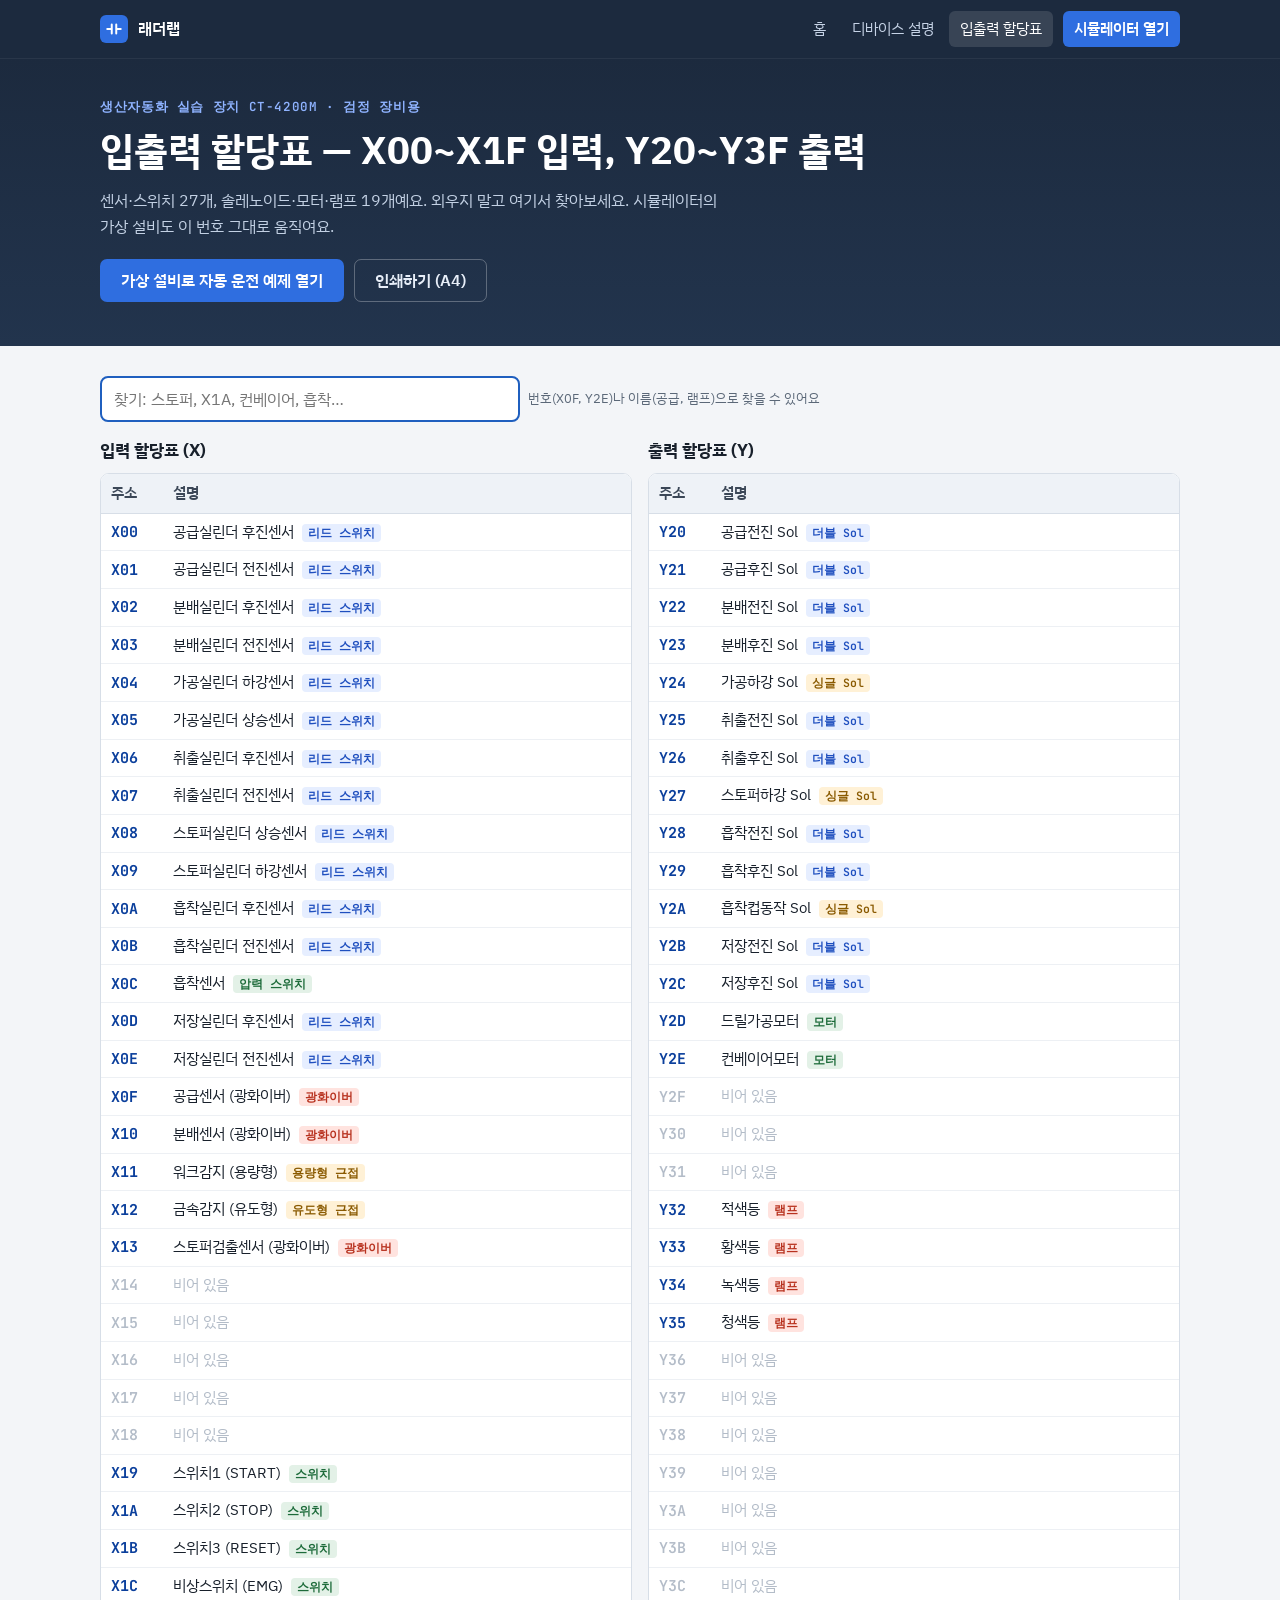
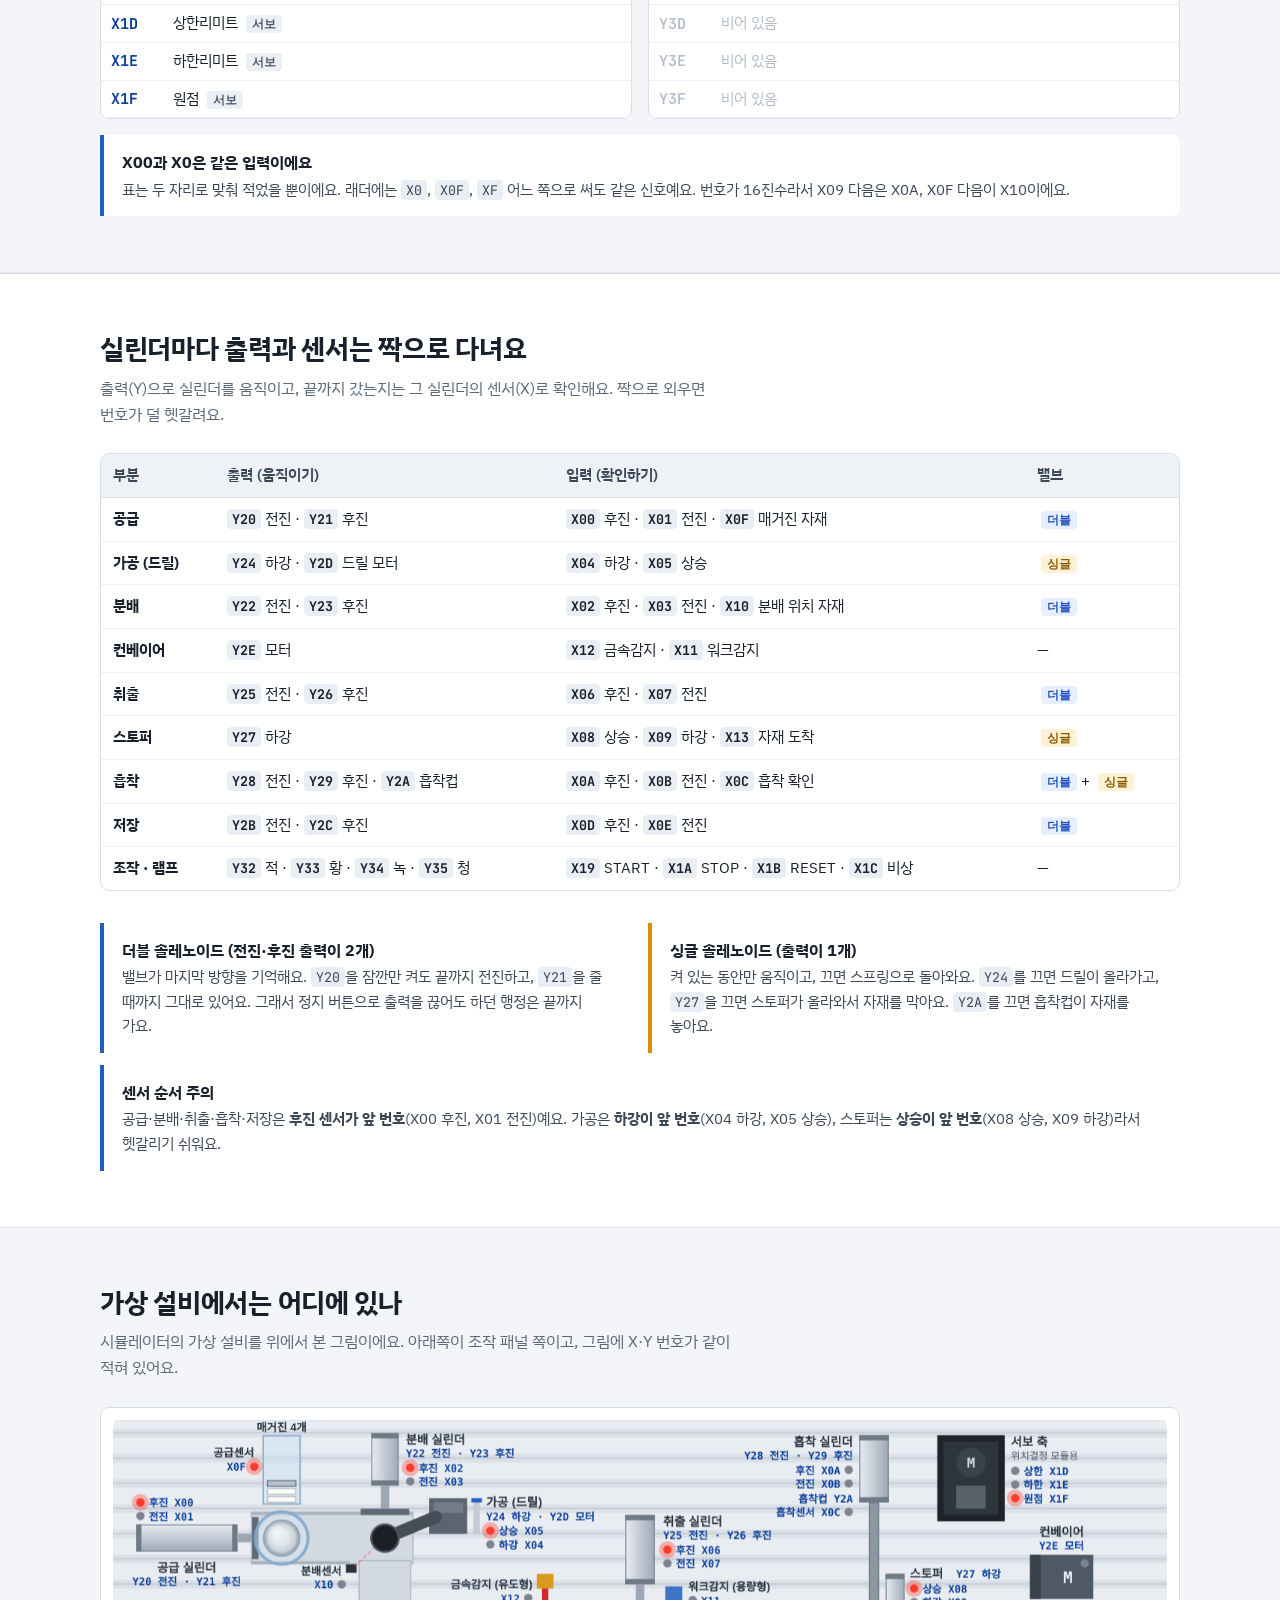
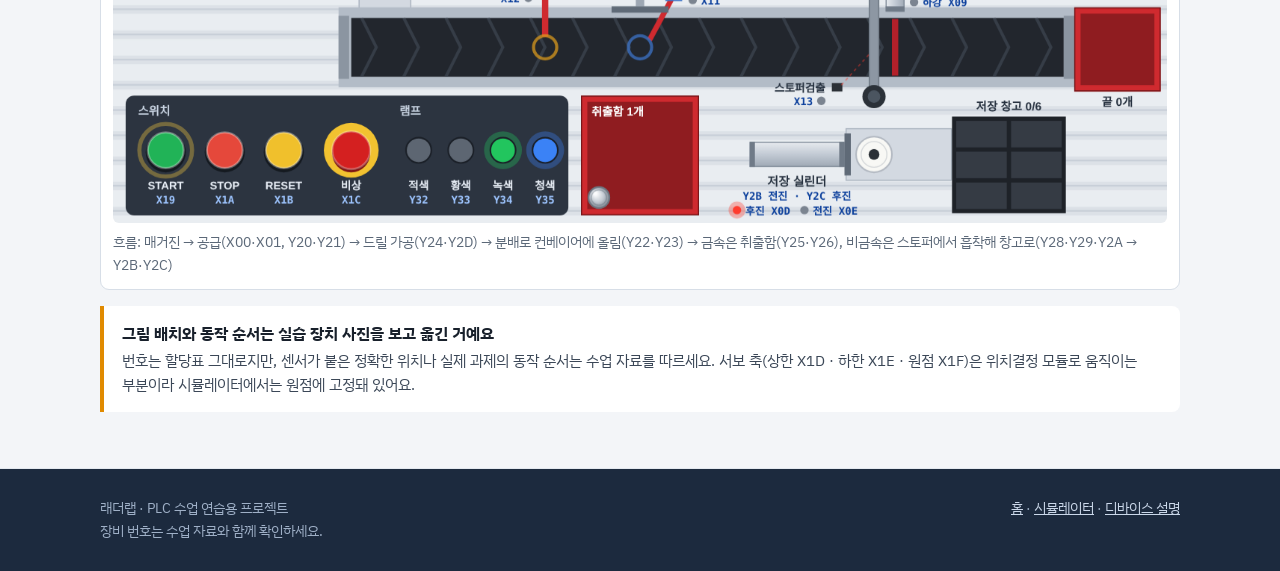
<file: io.html>
<!DOCTYPE html>
<html lang="ko">
<head>
<meta charset="utf-8">
<meta name="viewport" content="width=device-width, initial-scale=1">
<title>검정 장비 입출력 할당표 · 래더랩</title>
<meta name="description" content="생산자동화 실습 장치(CT-4200M) 검정 장비용 입력 X00~X1F, 출력 Y20~Y3F 할당표. 실린더별 센서·솔레노이드 짝과 싱글·더블 솔레노이드 차이까지 한 장에.">
<meta property="og:type" content="article">
<meta property="og:title" content="검정 장비 입출력 할당표 (X00~X1F, Y20~Y3F)">
<meta property="og:description" content="X19는 START, Y2E는 컨베이어 — 외우지 말고 찾아보세요">
<meta property="og:image" content="https://ljh30581712-beep.github.io/plc-ladder-sim/assets/og.png">
<link rel="icon" href="data:image/svg+xml,%3Csvg xmlns='http://www.w3.org/2000/svg' viewBox='0 0 32 32'%3E%3Crect width='32' height='32' rx='6' fill='%232f6ee0'/%3E%3Cpath d='M6 16h7M19 16h7M13 9v14M19 9v14' stroke='white' stroke-width='2.6' fill='none'/%3E%3C/svg%3E">
<link rel="preconnect" href="https://fonts.googleapis.com">
<link rel="preconnect" href="https://fonts.gstatic.com" crossorigin>
<link href="https://fonts.googleapis.com/css2?family=IBM+Plex+Sans+KR:wght@400;500;600;700&family=JetBrains+Mono:wght@400;600;700&display=swap" rel="stylesheet">
<link rel="stylesheet" href="assets/site.css">
<style>
.ihero{background:linear-gradient(180deg,#1c2a3e 0%,#22344d 100%);color:#e9f0f9;padding:40px 0 44px}
.ihero h1{font-size:clamp(26px,3.4vw,38px);line-height:1.28;margin:10px 0 12px;color:#fff;text-wrap:balance}
.ihero p{color:#c3d1e4;margin:0 0 20px;max-width:62ch}
.find{display:flex;gap:8px;flex-wrap:wrap;align-items:center;margin:0 0 14px}
.find input{flex:1;min-width:220px;max-width:420px;font:600 16px var(--font-sans, inherit);border:2px solid var(--accent);border-radius:8px;padding:8px 12px}
.find small{color:var(--muted)}
.iotables{display:grid;grid-template-columns:repeat(2,minmax(0,1fr));gap:16px;align-items:start}
.iotables h3{margin:0 0 8px;font-size:17px}
table.io{border-collapse:collapse;width:100%;font-size:14.5px;background:#fff}
table.io th{background:#eef2f7;text-align:left;font-weight:600;color:#3b4757;padding:7px 10px;border-bottom:1px solid var(--line);white-space:nowrap}
table.io td{padding:6px 10px;border-bottom:1px solid #edf0f4;vertical-align:middle}
table.io td.a{font:700 15px var(--font-mono);color:#0b3f9c;white-space:nowrap;width:62px}
table.io tr.empty td{color:#b3bcc8}
table.io tr.empty td.a{color:#b3bcc8;font-weight:600}
table.io tr.hit td{background:#fff6d6}
table.io tr.dim{display:none}
.kind{display:inline-block;font:600 11.5px var(--font-mono);border-radius:4px;padding:1px 6px;white-space:nowrap;margin-left:4px}
.k-reed{background:#e6eeff;color:#1f4fbf}.k-fib{background:#ffe3df;color:#b8321f}.k-prox{background:#fff1d6;color:#8a5a00}.k-sw{background:#e3f1e7;color:#1d6b3a}.k-servo{background:#eceff3;color:#4c5a6b}
.k-dbl{background:#e6eeff;color:#1f4fbf}.k-sgl{background:#fff1d6;color:#8a5a00}.k-mot{background:#e3f1e7;color:#1d6b3a}.k-lamp{background:#ffe3df;color:#b8321f}
table.pairs td.p{font-weight:700;white-space:nowrap}
table.pairs code{font-weight:700}
.callout{background:#fff;border-left:4px solid var(--accent);border-radius:0 8px 8px 0;padding:14px 18px;margin:16px 0 0}
.callout.warn{border-left-color:#e08a00}
.callout b{display:block;margin-bottom:2px}
.callout p{margin:0;color:#3b4757;font-size:14.5px}
figure.plant{margin:0;background:#fff;border:1px solid var(--line);border-radius:9px;padding:12px;overflow:hidden}
figure.plant img{display:block;width:100%;height:auto;border-radius:6px}
figure.plant figcaption{font-size:13.5px;color:var(--muted);margin-top:8px}
.printbtn{cursor:pointer;font-family:inherit;background:transparent}
@media (max-width:900px){.iotables{grid-template-columns:minmax(0,1fr)}}
@media print{
  header.site,footer.site,.ihero .actions,.find,.noprint{display:none!important}
  .ihero{background:#fff;color:#000;padding:0 0 8px}
  .ihero h1{color:#000;font-size:22px;margin:0 0 4px}
  .ihero p{color:#333;margin:0}
  section{padding:10px 0!important}
  table.io{font-size:11.5px}
  table.io td,table.io th{padding:3px 6px}
  table.io tr.dim{display:table-row}
  .iotables{grid-template-columns:1fr 1fr;gap:10px}
  .kind{border:1px solid #bbb}
  figure.plant{break-inside:avoid}
  #pairs,.plantsec{break-before:page}
  h2{break-after:avoid}
}
</style>
</head>
<body>
<header class="site">
  <div class="wrap">
    <a class="brand" href="index.html"><span class="q"><svg viewBox="0 0 20 20" aria-hidden="true"><path d="M2.5 10h5M12.5 10h5M7.5 5v10M12.5 5v10" stroke="currentColor" stroke-width="2.2" fill="none" stroke-linecap="round"/></svg></span>래더랩</a>
    <nav class="top" aria-label="사이트 메뉴">
      <a href="index.html">홈</a>
      <a href="devices.html">디바이스 설명</a>
      <a href="io.html" aria-current="page">입출력 할당표</a>
      <a class="cta" href="simulator.html">시뮬레이터 열기</a>
    </nav>
  </div>
</header>

<div class="ihero">
  <div class="wrap">
    <div class="eyebrow">생산자동화 실습 장치 CT-4200M · 검정 장비용</div>
    <h1>입출력 할당표 — X00~X1F 입력, Y20~Y3F 출력</h1>
    <p>센서·스위치 27개, 솔레노이드·모터·램프 19개예요. 외우지 말고 여기서 찾아보세요. 시뮬레이터의 가상 설비도 이 번호 그대로 움직여요.</p>
    <div class="actions">
      <a class="btn primary" href="simulator.html#ex-10">가상 설비로 자동 운전 예제 열기</a>
      <button class="btn ghost printbtn" type="button" onclick="window.print()">인쇄하기 (A4)</button>
    </div>
  </div>
</div>

<section style="padding-top:30px">
  <div class="wrap">
    <div class="find noprint">
      <input id="q" type="search" placeholder="찾기: 스토퍼, X1A, 컨베이어, 흡착…" aria-label="할당표에서 찾기" autocomplete="off">
      <small id="qn">번호(X0F, Y2E)나 이름(공급, 램프)으로 찾을 수 있어요</small>
    </div>
    <div class="iotables">
      <div>
        <h3>입력 할당표 (X)</h3>
        <div class="tablewrap"><table class="io" id="tin"><thead><tr><th>주소</th><th>설명</th></tr></thead><tbody></tbody></table></div>
      </div>
      <div>
        <h3>출력 할당표 (Y)</h3>
        <div class="tablewrap"><table class="io" id="tout"><thead><tr><th>주소</th><th>설명</th></tr></thead><tbody></tbody></table></div>
      </div>
    </div>
    <div class="callout noprint">
      <b>X00과 X0은 같은 입력이에요</b>
      <p>표는 두 자리로 맞춰 적었을 뿐이에요. 래더에는 <code>X0</code>, <code>X0F</code>, <code>XF</code> 어느 쪽으로 써도 같은 신호예요. 번호가 16진수라서 X09 다음은 X0A, X0F 다음이 X10이에요.</p>
    </div>
  </div>
</section>

<section id="pairs" style="background:#fff;border-top:1px solid var(--line);border-bottom:1px solid var(--line)">
  <div class="wrap">
    <h2>실린더마다 출력과 센서는 짝으로 다녀요</h2>
    <p class="lead">출력(Y)으로 실린더를 움직이고, 끝까지 갔는지는 그 실린더의 센서(X)로 확인해요. 짝으로 외우면 번호가 덜 헷갈려요.</p>
    <div class="tablewrap">
      <table class="t pairs">
        <thead><tr><th>부분</th><th>출력 (움직이기)</th><th>입력 (확인하기)</th><th>밸브</th></tr></thead>
        <tbody>
          <tr><td class="p">공급</td><td><code>Y20</code> 전진 · <code>Y21</code> 후진</td><td><code>X00</code> 후진 · <code>X01</code> 전진 · <code>X0F</code> 매거진 자재</td><td><span class="kind k-dbl">더블</span></td></tr>
          <tr><td class="p">가공 (드릴)</td><td><code>Y24</code> 하강 · <code>Y2D</code> 드릴 모터</td><td><code>X04</code> 하강 · <code>X05</code> 상승</td><td><span class="kind k-sgl">싱글</span></td></tr>
          <tr><td class="p">분배</td><td><code>Y22</code> 전진 · <code>Y23</code> 후진</td><td><code>X02</code> 후진 · <code>X03</code> 전진 · <code>X10</code> 분배 위치 자재</td><td><span class="kind k-dbl">더블</span></td></tr>
          <tr><td class="p">컨베이어</td><td><code>Y2E</code> 모터</td><td><code>X12</code> 금속감지 · <code>X11</code> 워크감지</td><td>—</td></tr>
          <tr><td class="p">취출</td><td><code>Y25</code> 전진 · <code>Y26</code> 후진</td><td><code>X06</code> 후진 · <code>X07</code> 전진</td><td><span class="kind k-dbl">더블</span></td></tr>
          <tr><td class="p">스토퍼</td><td><code>Y27</code> 하강</td><td><code>X08</code> 상승 · <code>X09</code> 하강 · <code>X13</code> 자재 도착</td><td><span class="kind k-sgl">싱글</span></td></tr>
          <tr><td class="p">흡착</td><td><code>Y28</code> 전진 · <code>Y29</code> 후진 · <code>Y2A</code> 흡착컵</td><td><code>X0A</code> 후진 · <code>X0B</code> 전진 · <code>X0C</code> 흡착 확인</td><td><span class="kind k-dbl">더블</span> + <span class="kind k-sgl">싱글</span></td></tr>
          <tr><td class="p">저장</td><td><code>Y2B</code> 전진 · <code>Y2C</code> 후진</td><td><code>X0D</code> 후진 · <code>X0E</code> 전진</td><td><span class="kind k-dbl">더블</span></td></tr>
          <tr><td class="p">조작 · 램프</td><td><code>Y32</code> 적 · <code>Y33</code> 황 · <code>Y34</code> 녹 · <code>Y35</code> 청</td><td><code>X19</code> START · <code>X1A</code> STOP · <code>X1B</code> RESET · <code>X1C</code> 비상</td><td>—</td></tr>
        </tbody>
      </table>
    </div>
    <div class="grid2" style="margin-top:16px">
      <div class="callout"><b>더블 솔레노이드 (전진·후진 출력이 2개)</b><p>밸브가 마지막 방향을 기억해요. <code>Y20</code>을 잠깐만 켜도 끝까지 전진하고, <code>Y21</code>을 줄 때까지 그대로 있어요. 그래서 정지 버튼으로 출력을 끊어도 하던 행정은 끝까지 가요.</p></div>
      <div class="callout warn"><b>싱글 솔레노이드 (출력이 1개)</b><p>켜 있는 동안만 움직이고, 끄면 스프링으로 돌아와요. <code>Y24</code>를 끄면 드릴이 올라가고, <code>Y27</code>을 끄면 스토퍼가 올라와서 자재를 막아요. <code>Y2A</code>를 끄면 흡착컵이 자재를 놓아요.</p></div>
    </div>
    <div class="callout" style="margin-top:12px"><b>센서 순서 주의</b><p>공급·분배·취출·흡착·저장은 <strong>후진 센서가 앞 번호</strong>(X00 후진, X01 전진)예요. 가공은 <strong>하강이 앞 번호</strong>(X04 하강, X05 상승), 스토퍼는 <strong>상승이 앞 번호</strong>(X08 상승, X09 하강)라서 헷갈리기 쉬워요.</p></div>
  </div>
</section>

<section class="plantsec">
  <div class="wrap">
    <h2>가상 설비에서는 어디에 있나</h2>
    <p class="lead">시뮬레이터의 가상 설비를 위에서 본 그림이에요. 아래쪽이 조작 패널 쪽이고, 그림에 X·Y 번호가 같이 적혀 있어요.</p>
    <figure class="plant">
      <img src="assets/plant.png" width="1500" height="576" alt="가상 설비 평면도: 왼쪽 위 매거진과 공급 실린더, 드릴 가공과 분배 실린더, 가운데 컨베이어 위 금속감지·워크감지와 취출 실린더, 오른쪽 스토퍼·흡착 실린더·저장 창고, 오른쪽 위 서보 축, 왼쪽 아래 스위치와 램프 패널">
      <figcaption>흐름: 매거진 → 공급(X00·X01, Y20·Y21) → 드릴 가공(Y24·Y2D) → 분배로 컨베이어에 올림(Y22·Y23) → 금속은 취출함(Y25·Y26), 비금속은 스토퍼에서 흡착해 창고로(Y28·Y29·Y2A → Y2B·Y2C)</figcaption>
    </figure>
    <div class="callout warn">
      <b>그림 배치와 동작 순서는 실습 장치 사진을 보고 옮긴 거예요</b>
      <p>번호는 할당표 그대로지만, 센서가 붙은 정확한 위치나 실제 과제의 동작 순서는 수업 자료를 따르세요. 서보 축(상한 X1D · 하한 X1E · 원점 X1F)은 위치결정 모듈로 움직이는 부분이라 시뮬레이터에서는 원점에 고정돼 있어요.</p>
    </div>
  </div>
</section>

<footer class="site">
  <div class="wrap">
    <div>래더랩 · PLC 수업 연습용 프로젝트<br>장비 번호는 수업 자료와 함께 확인하세요.</div>
    <div><a href="index.html">홈</a> · <a href="simulator.html">시뮬레이터</a> · <a href="devices.html">디바이스 설명</a></div>
  </div>
</footer>

<script>
(() => {
  const K = {reed:['리드 스위치','k-reed'], fib:['광화이버','k-fib'], cap:['용량형 근접','k-prox'], ind:['유도형 근접','k-prox'], sw:['스위치','k-sw'], vac:['압력 스위치','k-sw'], servo:['서보','k-servo'],
    dbl:['더블 Sol','k-dbl'], sgl:['싱글 Sol','k-sgl'], mot:['모터','k-mot'], lamp:['램프','k-lamp']};
  const IN = {'00':['공급실린더 후진센서','reed'], '01':['공급실린더 전진센서','reed'], '02':['분배실린더 후진센서','reed'], '03':['분배실린더 전진센서','reed'],
    '04':['가공실린더 하강센서','reed'], '05':['가공실린더 상승센서','reed'], '06':['취출실린더 후진센서','reed'], '07':['취출실린더 전진센서','reed'],
    '08':['스토퍼실린더 상승센서','reed'], '09':['스토퍼실린더 하강센서','reed'], '0A':['흡착실린더 후진센서','reed'], '0B':['흡착실린더 전진센서','reed'],
    '0C':['흡착센서','vac'], '0D':['저장실린더 후진센서','reed'], '0E':['저장실린더 전진센서','reed'], '0F':['공급센서 (광화이버)','fib'],
    '10':['분배센서 (광화이버)','fib'], '11':['워크감지 (용량형)','cap'], '12':['금속감지 (유도형)','ind'], '13':['스토퍼검출센서 (광화이버)','fib'],
    '19':['스위치1 (START)','sw'], '1A':['스위치2 (STOP)','sw'], '1B':['스위치3 (RESET)','sw'], '1C':['비상스위치 (EMG)','sw'],
    '1D':['상한리미트','servo'], '1E':['하한리미트','servo'], '1F':['원점','servo']};
  const OUT = {'20':['공급전진 Sol','dbl'], '21':['공급후진 Sol','dbl'], '22':['분배전진 Sol','dbl'], '23':['분배후진 Sol','dbl'], '24':['가공하강 Sol','sgl'],
    '25':['취출전진 Sol','dbl'], '26':['취출후진 Sol','dbl'], '27':['스토퍼하강 Sol','sgl'], '28':['흡착전진 Sol','dbl'], '29':['흡착후진 Sol','dbl'],
    '2A':['흡착컵동작 Sol','sgl'], '2B':['저장전진 Sol','dbl'], '2C':['저장후진 Sol','dbl'], '2D':['드릴가공모터','mot'], '2E':['컨베이어모터','mot'],
    '32':['적색등','lamp'], '33':['황색등','lamp'], '34':['녹색등','lamp'], '35':['청색등','lamp']};
  const hex2 = n => n.toString(16).toUpperCase().padStart(2, '0');
  const rows = (pre, from, map) => Array.from({length:32}, (_, i) => {
    const h = hex2(from + i), e = map[h];
    return e ? `<tr data-k="${pre}${h} ${pre}${h.replace(/^0(?=.)/, '')} ${e[0]} ${K[e[1]][0]}"><td class="a">${pre}${h}</td><td>${e[0]} <span class="kind ${K[e[1]][1]}">${K[e[1]][0]}</span></td></tr>`
      : `<tr class="empty" data-k=""><td class="a">${pre}${h}</td><td>비어 있음</td></tr>`;
  }).join('');
  document.querySelector('#tin tbody').innerHTML = rows('X', 0, IN);
  document.querySelector('#tout tbody').innerHTML = rows('Y', 0x20, OUT);
  const q = document.getElementById('q'), qn = document.getElementById('qn');
  const norm = s => s.toUpperCase().replace(/\s+/g, '');
  q.addEventListener('input', () => {
    const v = norm(q.value);
    let n = 0;
    document.querySelectorAll('table.io tbody tr').forEach(tr => {
      const k = norm(tr.dataset.k || '');
      const hit = !!v && !!k && k.indexOf(v) >= 0;
      tr.classList.toggle('hit', hit);
      tr.classList.toggle('dim', !!v && !hit);
      if (hit) n++;
    });
    qn.textContent = v ? `${n}개 찾음` : '번호(X0F, Y2E)나 이름(공급, 램프)으로 찾을 수 있어요';
  });
})();
</script>
</body>
</html>
</file>
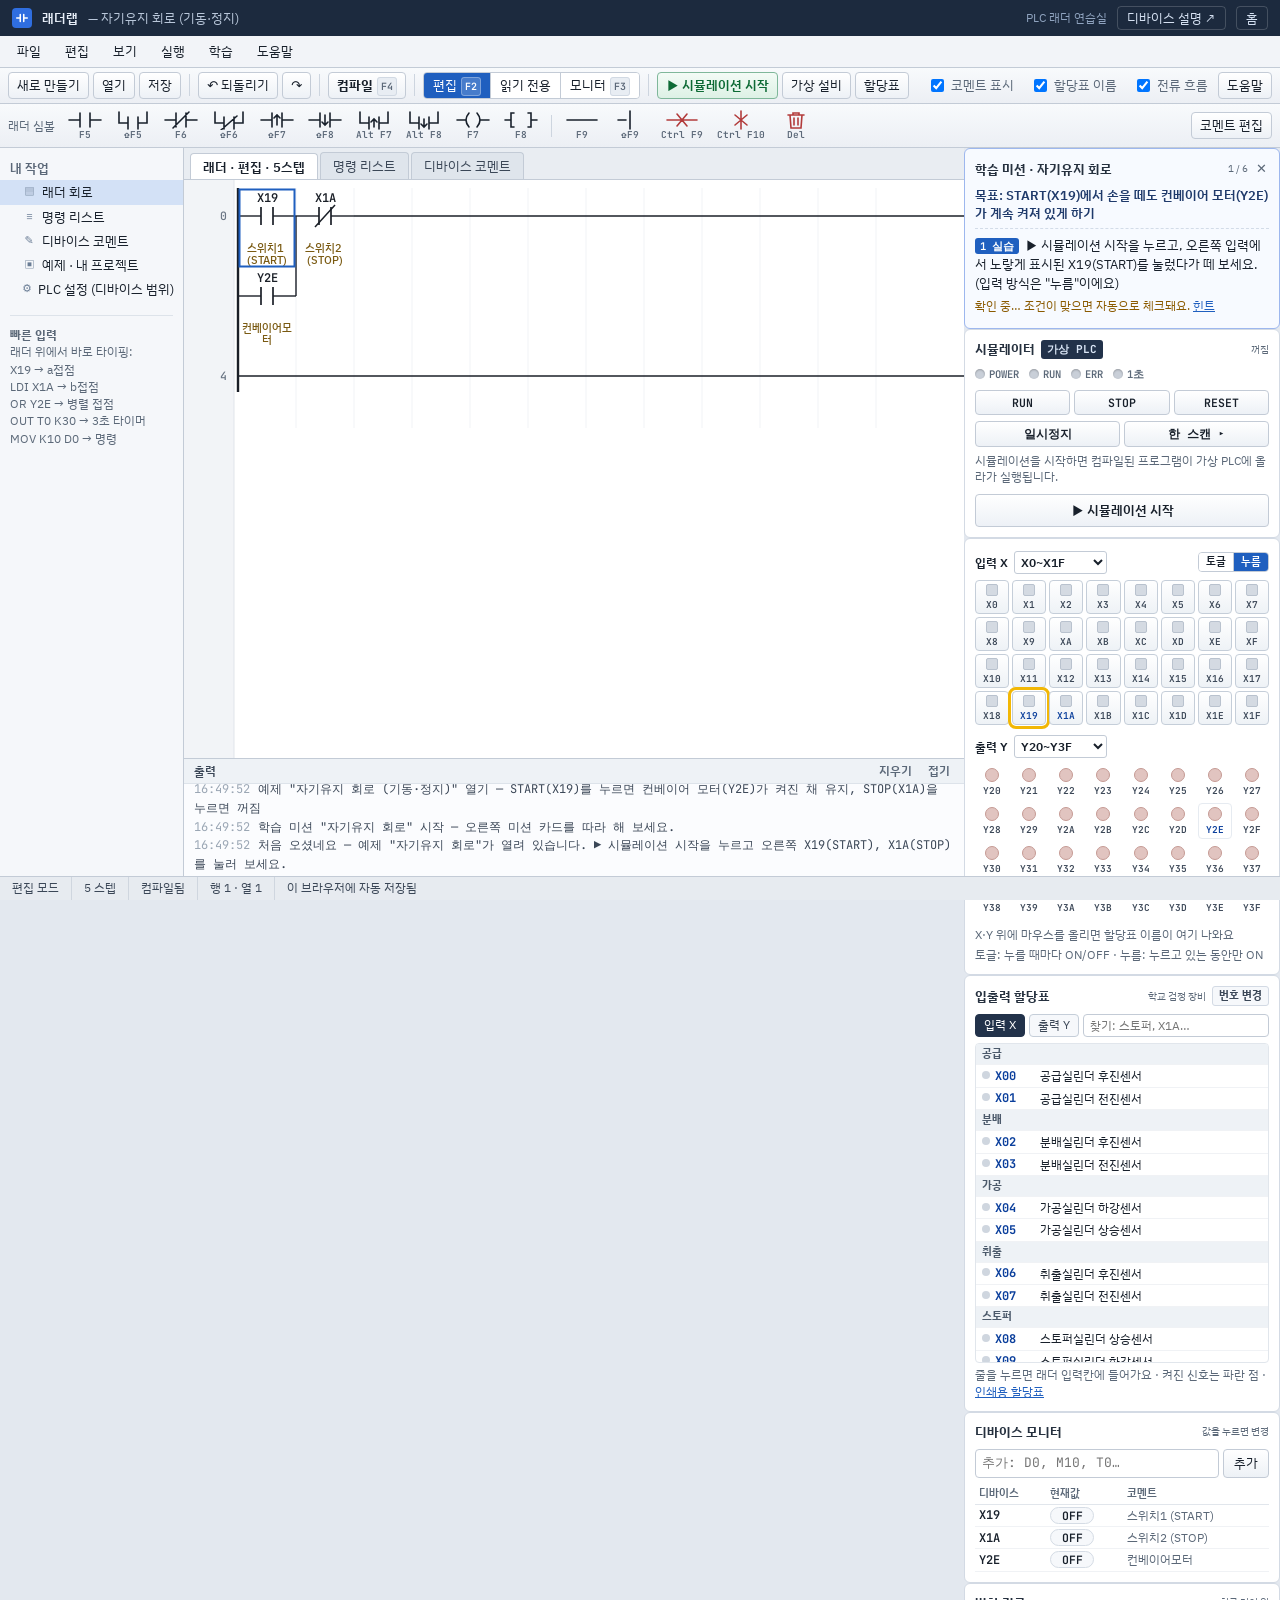
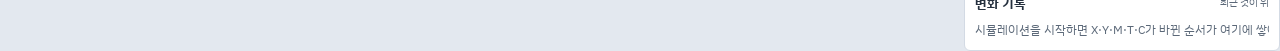
<file: simulator.html>
<!DOCTYPE html>
<html lang="ko">
<head>
<meta charset="utf-8">
<meta name="viewport" content="width=device-width, initial-scale=1">
<title>시뮬레이터 · 래더랩</title>
<meta name="description" content="래더랩 — 래더를 입력하고 브라우저에서 바로 실행해 보는 PLC 래더 연습 시뮬레이터">
<link rel="icon" href="data:image/svg+xml,%3Csvg xmlns='http://www.w3.org/2000/svg' viewBox='0 0 32 32'%3E%3Crect width='32' height='32' rx='6' fill='%232f6ee0'/%3E%3Cpath d='M6 16h7M19 16h7M13 9v14M19 9v14' stroke='white' stroke-width='2.6' fill='none'/%3E%3C/svg%3E">
<link rel="preconnect" href="https://fonts.googleapis.com">
<link rel="preconnect" href="https://fonts.gstatic.com" crossorigin>
<link href="https://fonts.googleapis.com/css2?family=IBM+Plex+Sans+KR:wght@400;500;600;700&family=JetBrains+Mono:wght@400;600;700&display=swap" rel="stylesheet">
<style>
:root{
  color-scheme: light;
  --chrome:#e3e8ef;
  --panel:#f5f7fa;
  --paper:#ffffff;
  --line:#c3cbd6;
  --ink:#18202b;
  --muted:#5b6878;
  --accent:#1f5fbf;
  --on:#1f5fff;
  --run:#12a150;
  --err:#d32f2f;
  --lamp:#ff4b36;
  --title:#1c2a3e;
  --font-ui:"IBM Plex Sans KR","Malgun Gothic","Apple SD Gothic Neo",system-ui,sans-serif;
  --font-mono:"JetBrains Mono",Consolas,"D2Coding",monospace;
  /* layout: 제목 / 메뉴 / 툴바 2줄 / [프로젝트 트리 | 래더 + 출력창 | 시뮬레이터·I/O·모니터] / 상태바 */
}
*{box-sizing:border-box}
html,body{height:100%;margin:0}
body{background:var(--chrome);color:var(--ink);font:13px/1.45 var(--font-ui);overflow:hidden}
button,input,select,textarea{font:inherit;color:inherit}
:focus-visible{outline:2px solid var(--accent);outline-offset:1px}
kbd{font:600 10px/1 var(--font-mono);color:var(--muted);background:#e8edf3;border:1px solid #d1d9e3;border-radius:3px;padding:2px 3px;margin-left:4px}
.btn{border:1px solid var(--line);background:linear-gradient(#ffffff,#edf1f6);border-radius:4px;padding:4px 10px;cursor:pointer;white-space:nowrap}
.btn:hover{border-color:#94a6bd;background:#fff}
.btn.primary{background:var(--accent);border-color:var(--accent);color:#fff}
.btn.danger{color:var(--err)}
.btn:disabled{opacity:.45;cursor:default}

#app{display:grid;grid-template-rows:auto auto auto auto minmax(0,1fr) auto;height:100%}
#titlebar{background:var(--title);color:#e7eef8;display:flex;align-items:center;gap:10px;padding:6px 12px;font-size:13px;min-width:0}
#titlebar .logo{display:inline-grid;place-items:center;width:20px;height:20px;border-radius:4px;background:#2f6ee0;color:#fff;font:700 11px var(--font-mono)}
#titlebar .logo svg{width:14px;height:14px}
#titlebar b{font-weight:600;letter-spacing:.01em}
#ttlInfo{color:#b9c7da;overflow:hidden;text-overflow:ellipsis;white-space:nowrap}
#titlebar .grow{flex:1}
#titlebar .note{color:#8fa3bf;font-size:11.5px;white-space:nowrap}
#titlebar .tlink{color:#d5e1f2;text-decoration:none;font-size:12.5px;padding:2px 9px;border:1px solid rgba(255,255,255,.18);border-radius:4px;white-space:nowrap}
#titlebar .tlink:hover{background:rgba(255,255,255,.1);color:#fff}
#titlebar a.home{color:inherit;text-decoration:none;display:flex;align-items:center;gap:10px}

#menubar{display:flex;gap:2px;padding:2px 6px;background:#f2f4f8;border-bottom:1px solid var(--line);position:relative;z-index:30}
.menu{position:relative}
.menu>button{border:1px solid transparent;background:none;padding:3px 10px;border-radius:3px;cursor:pointer}
.menu.open>button,.menu>button:hover{background:#dde6f3;border-color:#c3d2e8}
.drop{display:none;position:absolute;left:0;top:100%;min-width:250px;background:#fff;border:1px solid #aab6c6;box-shadow:0 6px 18px rgba(20,35,60,.18);padding:4px 0;border-radius:3px}
.menu.open .drop{display:block}
.drop button{display:flex;width:100%;align-items:center;gap:8px;border:0;background:none;padding:5px 14px 5px 10px;text-align:left;cursor:pointer}
.drop button:hover{background:#e3ecf9}
.drop .ck{width:14px;color:var(--accent);font-weight:700}
.drop .sc{margin-left:auto;color:var(--muted);font:11px var(--font-mono);padding-left:18px}
.drop hr{border:0;border-top:1px solid #e1e6ed;margin:4px 0}

.tb{display:flex;align-items:center;gap:4px;padding:4px 8px;background:linear-gradient(#f8fafc,#eceff4);border-bottom:1px solid var(--line);flex-wrap:wrap;min-width:0}
.tb .sep{width:1px;height:22px;background:#cdd5df;margin:0 4px}
.tb .grow{flex:1}
.tb .btn{padding:3px 8px}
.seg{display:inline-flex;border:1px solid var(--line);border-radius:4px;overflow:hidden}
.seg button{border:0;border-right:1px solid var(--line);background:#fff;padding:3px 9px;cursor:pointer}
.seg button:last-child{border-right:0}
.seg button.active{background:var(--accent);color:#fff}
.seg button.active kbd{background:rgba(255,255,255,.18);border-color:rgba(255,255,255,.3);color:#fff}
#btnSim{font-weight:600;border-color:#7fb79a;background:linear-gradient(#f3fbf6,#ddf1e5);color:#0d6a35}
#btnSim.running{border-color:#e3a3a3;background:linear-gradient(#fff4f4,#fbe0e0);color:#a32020}
.chk{display:inline-flex;align-items:center;gap:4px;padding:0 6px;cursor:pointer;color:var(--muted)}
.symbtn{display:inline-flex;flex-direction:column;align-items:center;gap:0;border:1px solid transparent;background:none;padding:1px 4px 2px;border-radius:4px;cursor:pointer;color:#18202b;min-width:44px}
.symbtn:hover{background:#fff;border-color:#b9c6d8}
.symbtn svg{display:block}
.symbtn span{font:600 9.5px/1.1 var(--font-mono);color:var(--muted);white-space:nowrap}
.symbtn.del svg{color:#b23b3b}
#tb2 .lbl{color:var(--muted);font-size:12px;margin-right:4px}

#main{display:grid;grid-template-columns:184px minmax(0,1fr) 316px;grid-template-rows:minmax(0,1fr);min-height:0}
#main>*{min-height:0}
#nav{background:var(--panel);border-right:1px solid var(--line);overflow:auto;padding:8px 0;font-size:12.5px}
#nav .t{display:flex;align-items:center;gap:6px;padding:3px 10px;cursor:pointer;white-space:nowrap;border:0;background:none;width:100%;text-align:left}
#nav .t:hover{background:#e3ebf6}
#nav .t.sel{background:#d3e1f6}
#nav .l1{padding-left:22px}#nav .l2{padding-left:34px}#nav .l3{padding-left:46px}
#nav .ic{width:14px;text-align:center;color:#6a7d95;font-size:11px}
#nav .head{padding:3px 10px;color:var(--muted);font-weight:600}
#nav .foot{margin:14px 10px 0;padding-top:10px;border-top:1px solid #dde3ea;color:var(--muted);font-size:11.5px;line-height:1.5}

#center{display:grid;grid-template-rows:auto minmax(0,1fr) auto auto auto;min-width:0;min-height:0;background:var(--paper)}
#plantPane{display:none;border-top:2px solid #9fb0c6;background:#eef1f5;height:clamp(230px,44vh,360px);grid-template-rows:auto minmax(0,1fr)}
#plantPane.show{display:grid}
#plantPane.big{height:clamp(300px,62vh,540px)}
#plantHead{display:flex;align-items:center;gap:6px;padding:4px 10px;background:#e6ebf1;border-bottom:1px solid #d3dae3;font-size:12px;flex-wrap:wrap}
#plantHead b{font-size:12.5px;margin-right:4px}
#plantHead .chip{font:600 11px var(--font-mono);background:#fff;border:1px solid #d5dce5;border-radius:10px;padding:1px 8px;color:#3b4757;white-space:nowrap}
#plantHead .grow{flex:1}
#plantHead .btn{padding:2px 8px;font-size:12px}
#plantWrap{position:relative;min-height:0}
#plantCanvas{position:absolute;inset:0;width:100%;height:100%;touch-action:none}
#plantCanvas[hidden]{display:none}
#plant3d{position:absolute;inset:0;overflow:hidden;background:#dde3ea}
#plant3d[hidden]{display:none}
.p3canvas{position:absolute;inset:0;display:block;touch-action:none;cursor:grab}
.p3labels{position:absolute;inset:0;pointer-events:none;z-index:1;overflow:hidden}
.p3anchor{pointer-events:none}
.p3anchor:hover{z-index:999999!important}
.p3tag{font:600 10.5px/1.3 "IBM Plex Sans KR","Malgun Gothic",sans-serif;background:rgba(255,255,255,.9);border:1px solid #c5ced9;border-radius:5px;padding:2px 5px 3px;color:#1d2733;display:flex;flex-wrap:wrap;gap:1px 5px;max-width:156px;box-shadow:0 1px 3px rgba(20,30,45,.15);pointer-events:auto;cursor:zoom-in;transition:transform .18s ease,opacity .18s ease}
.p3tag.dim{opacity:.16}
.p3tag:hover{opacity:1;border-color:#2f6ee0;box-shadow:0 2px 8px rgba(20,30,45,.3)}
.p3tag b{width:100%;font-size:11px;font-weight:700}
.p3tag .c{font:700 9.5px var(--font-mono);color:#0b3f9c;white-space:nowrap}
.p3tag .c.out{color:#8a4b00}
.p3tag .c i{display:inline-block;width:6px;height:6px;border-radius:50%;background:#c3cad3;margin-right:2px;vertical-align:1px}
.p3tag .c.in.on i{background:#ff3b2f;box-shadow:0 0 4px #ff3b2f}
.p3tag .c.out.on i{background:#22c55e;box-shadow:0 0 4px #22c55e}
.p3tag .c.hl{outline:2px solid #ffd23f;border-radius:3px;background:#fff7d1}
.p3ui{position:absolute;inset:0;pointer-events:none;z-index:2}
.p3views{position:absolute;top:8px;right:8px;display:grid;grid-template-columns:repeat(3,auto);gap:3px;pointer-events:auto;background:rgba(255,255,255,.75);padding:4px;border-radius:7px;box-shadow:0 1px 4px rgba(20,30,45,.18)}
.p3views button{min-width:44px;height:26px;border:1px solid #b9c3cf;border-radius:4px;background:#fff;color:#22324a;font:600 12px "IBM Plex Sans KR",sans-serif;cursor:pointer}
.p3views button:hover{background:#e8f0ff;border-color:#2f6ee0}
.p3opts{position:absolute;top:8px;left:8px;max-width:calc(100% - 16px);flex-wrap:wrap;pointer-events:auto;background:rgba(255,255,255,.85);border-radius:6px;padding:3px 4px 3px 8px;font-size:12px;color:#22324a;display:flex;gap:3px;align-items:center}
.p3opts button{border:1px solid #b9c3cf;background:#fff;border-radius:4px;font:600 11.5px "IBM Plex Sans KR",sans-serif;padding:2px 7px;cursor:pointer;color:#22324a}
.p3opts button.active{background:#22324a;border-color:#22324a;color:#fff}
.p3ui.nohelp .p3help{display:none}
.p3msg{position:absolute;left:50%;bottom:52px;transform:translateX(-50%);max-width:calc(100% - 24px);padding:6px 14px;border-radius:6px;background:rgba(28,42,62,.88);color:#fff;font:600 12.5px var(--font-ui,inherit);text-align:center;pointer-events:none;white-space:normal}
.p3msg.warn{background:rgba(179,38,30,.94)}
.p3msg[hidden]{display:none}
.p3opts [data-act=help]{min-width:24px;padding:2px 6px}
.p3opts .sep{width:1px;align-self:stretch;background:#c5ced9;margin:1px 3px}
.p3opts .vt{display:none}
.p3ui.narrow .p3opts .vt{display:inline-block}
.p3ui.narrow .p3opts .lbl,.p3ui.narrow .p3opts .ln{display:none}
.p3ui.narrow .p3opts{padding:3px 4px}
.p3ui.narrow .p3views{display:none;top:40px}
.p3ui.narrow.vopen .p3views{display:grid}
.p3ui.narrow.vopen .p3opts .vt{background:#22324a;color:#fff}
.p3labels.nameonly .p3tag .c{display:none}
.p3labels.nameonly .p3tag{padding:1px 6px;max-width:none}
.p3labels.nameonly .p3tag b{width:auto;font-size:10.5px}
.p3help{position:absolute;top:40px;left:8px;max-width:330px;font-size:11px;color:#3b4757;background:rgba(255,255,255,.7);border-radius:5px;padding:2px 7px}
.p3pad{position:absolute;left:8px;bottom:8px;display:flex;gap:4px;align-items:center;pointer-events:auto;background:rgba(28,40,58,.88);padding:5px 7px;border-radius:8px}
.p3pad button{border:0;border-radius:5px;padding:5px 8px;font:700 11.5px "IBM Plex Sans KR",sans-serif;color:#fff;cursor:pointer;touch-action:none;user-select:none}
.p3pad button.g{background:#1f9d4c}.p3pad button.r{background:#d63b2f}.p3pad button.y{background:#d9a514;color:#1d2733}.p3pad button.e{background:#a01818;box-shadow:inset 0 0 0 2px #f2c230}
.p3pad button.on{filter:brightness(.75);transform:translateY(1px)}
.p3pad .lp{width:14px;height:14px;border-radius:50%;background:#5d6672;margin-left:2px;border:1px solid #11161d}
.p3pad .lp[data-l=lR].on{background:#ef4444;box-shadow:0 0 7px #ef4444}.p3pad .lp[data-l=lY].on{background:#f2b705;box-shadow:0 0 7px #f2b705}
.p3pad .lp[data-l=lG].on{background:#22c55e;box-shadow:0 0 7px #22c55e}.p3pad .lp[data-l=lB].on{background:#3b82f6;box-shadow:0 0 7px #3b82f6}
@media (max-width:820px){.p3help{display:none}.p3views button{min-width:38px;height:24px;font-size:11px}.p3tag{max-width:120px;font-size:9.5px}}
#btnPlant.on{background:#22324a;color:#fff;border-color:#22324a}
#missionCard{border-color:#9db7ee !important;background:#f7faff !important}
#missionCard h3 .mini{border:0;background:none;color:var(--muted);cursor:pointer;font-size:13px;padding:0 2px}
.msgoal{margin:0 0 6px;font-weight:600;font-size:12.5px;color:#1f3a6b}
.mstep{border-top:1px dashed #d3dce8;padding:7px 0 3px;font-size:12.5px;line-height:1.5}
.mstep.done{color:#7a8696}
.mstep .mt{font:600 10.5px var(--font-mono);color:#fff;background:#8796a8;border-radius:3px;padding:1px 5px;margin-right:6px;white-space:nowrap}
.mstep.cur .mt{background:var(--accent)}
.mstep .choices{display:flex;flex-direction:column;gap:4px;margin-top:6px}
.mstep .choices .btn{text-align:left;white-space:normal}
.mstep .btn.primary{margin-top:6px}
.mstep .fb,#msBody>.fb{margin-top:6px;padding:6px 8px;border-radius:5px;background:#e8f5ec;color:#1d6b3a}
.mstep .fb.no{background:#fdeeee;color:#a32020}
.mstep .wait{color:#8a5a00;margin-top:4px;font-size:12px}
.mstep .live{margin-top:6px;padding:5px 8px;border-radius:5px;background:#eaf1fd;color:#163f8a;font-weight:600;font-size:12px}
.mstep .hint{margin-top:4px;padding:5px 8px;background:#fff8e6;border-radius:5px;font-size:12px;color:#5c4300}
.linkbtn{border:0;background:none;color:var(--accent);cursor:pointer;text-decoration:underline;padding:0;font-size:12px}
.mtag{font:600 10.5px var(--font-ui);color:#fff;background:var(--accent);border-radius:3px;padding:1px 5px;margin-left:4px;vertical-align:1px}
#whyBar{background:#1f2d42;color:#e9eff7;padding:6px 12px;font-size:12.5px;line-height:1.5;height:46px;overflow:hidden;display:-webkit-box;-webkit-line-clamp:2;-webkit-box-orient:vertical;border-top:1px solid #0f1724}
#whyBar[hidden]{display:none}
#whyBar .q{display:inline-block;background:#2f6ee0;color:#fff;font-weight:700;border-radius:4px;padding:0 6px;margin-right:4px}
#whyBar b{color:#cfe0ff;font-weight:600}
#whyBar .off{color:#ffb4a8;font-weight:600}
#whyBar .on{color:#9ff0bb;font-weight:600}
.evlist{list-style:none;margin:0;padding:0;font:12px/1.65 var(--font-mono);max-height:190px;overflow:auto}
.evlist li{display:flex;gap:8px;white-space:nowrap}
.evlist .t{color:var(--muted);min-width:54px;text-align:right}
.evlist .on{color:#0b46c9;font-weight:700;min-width:70px}
.evlist .off{color:#8a96a6;min-width:70px}
.evlist .cm{color:var(--muted);font-family:var(--font-ui);overflow:hidden;text-overflow:ellipsis}
#tabs{display:flex;gap:2px;padding:4px 6px 0;background:#e9edf2;border-bottom:1px solid var(--line);overflow-x:auto}
.tab{border:1px solid var(--line);border-bottom:0;background:#dfe5ec;padding:4px 12px;border-radius:4px 4px 0 0;cursor:pointer;white-space:nowrap;font-size:12.5px;color:#3b4757}
.tab.active{background:#fff;color:var(--ink);font-weight:600;position:relative;top:1px}
#views{position:relative;min-height:0}
.view{position:absolute;inset:0;display:none}
.view.active{display:block}
#viewLadder{overflow:hidden}
#ladderScroll{position:absolute;inset:0;overflow:auto;outline:none}
#ladderScroll:focus-visible{box-shadow:inset 0 0 0 2px rgba(31,95,191,.35)}
#ladderSpacer{width:1px;height:1px}
#ladderCanvas{position:absolute;left:0;top:0;pointer-events:none}
#viewList,#viewComments{overflow:auto;padding:12px 16px}
.dtable{border-collapse:collapse;font-size:12.5px;min-width:520px}
.dtable th{background:#eef2f7;text-align:left;font-weight:600;color:#3b4757;padding:5px 10px;border:1px solid #d5dce5;position:sticky;top:-12px}
.dtable td{padding:3px 10px;border:1px solid #e1e6ec;font-variant-numeric:tabular-nums}
.dtable td.num{color:var(--muted);text-align:right;font-family:var(--font-mono)}
.dtable td.mn{font:600 12.5px var(--font-mono);color:#0b3f9c}
.dtable td.ops{font-family:var(--font-mono)}
.dtable tr.click{cursor:pointer}.dtable tr.click:hover td{background:#f1f6fd}
.dtable td.empty{color:var(--muted);padding:16px}
.dtable input{width:100%;border:1px solid transparent;padding:3px 4px;border-radius:3px;background:none}
.dtable input:hover{border-color:#d0d8e2}.dtable input:focus{border-color:var(--accent);background:#fff}
.view h2{font-size:14px;margin:0 0 4px}
.view p.sub{color:var(--muted);margin:0 0 10px;font-size:12.5px}

#inDlg{position:absolute;z-index:20;background:#fff;border:1px solid #8ea2bd;box-shadow:0 8px 24px rgba(20,35,60,.25);border-radius:5px;padding:8px;width:min(470px,calc(100% - 16px))}
#inDlg .ttl{font-size:11.5px;color:var(--muted);margin-bottom:5px;display:flex;justify-content:space-between}
#inDlg .row{display:flex;gap:5px}
#inSym{border:1px solid var(--line);border-radius:4px;padding:3px 4px;background:#fff;max-width:150px}
#inText{flex:1;min-width:0;border:1px solid var(--accent);border-radius:4px;padding:4px 8px;font:600 14px var(--font-mono);text-transform:uppercase}
#inHint{margin-top:6px;font-size:12px;color:#2d5a2d;min-height:18px}
#inHint.err{color:var(--err)}

#outPane{border-top:1px solid var(--line);background:#fbfcfe;height:118px;display:grid;grid-template-rows:auto minmax(0,1fr)}
#outPane.collapsed{height:27px}
#outHead{display:flex;align-items:center;gap:8px;padding:3px 10px;background:#eef2f6;border-bottom:1px solid #dde3ea;font-size:12px;font-weight:600;color:#3b4757}
#outHead .grow{flex:1}
#outHead button{border:0;background:none;color:var(--muted);cursor:pointer;font-size:12px;padding:0 4px}
#outList{overflow:auto;font:12px/1.55 var(--font-mono);padding:4px 10px}
#outList div{white-space:pre-wrap}
#outList .err{color:var(--err);cursor:pointer}
#outList .err:hover{text-decoration:underline}
#outList .ok{color:#137a3b}
#outList .info{color:#3b4757}
#outList .tm{color:#9aa6b4;margin-right:8px}

#side .card{background:#fff;border:1px solid #d3dae4;border-radius:6px;padding:10px}
#side h3{margin:0 0 8px;font-size:12.5px;display:flex;align-items:center;gap:6px;color:#26313f}
#side h3 .grow{flex:1}
#side h3 small{font-weight:400;color:var(--muted)}
.cpu{font:700 11px var(--font-mono);background:#22324a;color:#d9e5f5;padding:2px 6px;border-radius:3px}
.leds{display:flex;gap:10px;margin-bottom:8px;font:600 10.5px var(--font-mono);color:var(--muted)}
.led{display:flex;align-items:center;gap:4px}
.led i{width:10px;height:10px;border-radius:50%;background:#c9cfd8;box-shadow:inset 0 1px 2px rgba(0,0,0,.25)}
.led.on.g i{background:#22c55e;box-shadow:0 0 6px #22c55e}
.led.on.r i{background:#ef4444;box-shadow:0 0 6px #ef4444}
.led.on.y i{background:#f2b705;box-shadow:0 0 6px #f2b705}
.led.blink i{animation:blink .6s steps(1) infinite}
@keyframes blink{50%{opacity:.25}}
.swrow{display:flex;gap:4px;margin-bottom:6px}
.swrow .btn{flex:1;font:600 11.5px var(--font-mono);padding:4px 0}
.swrow .btn.active{background:#22324a;color:#fff;border-color:#22324a}
#simInfo{font-size:11.5px;color:var(--muted);font-variant-numeric:tabular-nums}
#simBig{width:100%;margin-top:8px;padding:6px 0;font-weight:600}
.iohead{display:flex;align-items:center;gap:6px;margin:2px 0 6px;font-size:12px;font-weight:600}
.iohead select{font-size:11.5px;border:1px solid var(--line);border-radius:3px;padding:1px 2px;background:#fff}
.iohead .grow{flex:1}
.seg.sm button{padding:1px 7px;font-size:11px}
.iogrid{display:grid;grid-template-columns:repeat(8,1fr);gap:3px;margin-bottom:10px}
.xbtn{border:1px solid #c5ced9;background:linear-gradient(#fff,#eef2f6);border-radius:4px;padding:3px 0 2px;cursor:pointer;display:flex;flex-direction:column;align-items:center;gap:2px;font:600 9.5px var(--font-mono);color:#3c4858;touch-action:none;user-select:none}
.xbtn i{width:12px;height:12px;border-radius:2px;background:#d4dae2;border:1px solid #b9c2ce}
.xbtn.on{background:linear-gradient(#e8f0ff,#d4e3ff);border-color:#7d9fe0}
.xbtn.on i{background:var(--on);border-color:#1546b8}
.xbtn.used span{color:#0b3f9c}
.xbtn.hl{outline:3px solid #f2b705;outline-offset:1px;animation:hlpulse 1s ease-in-out infinite}
@keyframes hlpulse{50%{outline-color:rgba(242,183,5,.3)}}
.ylamp{display:flex;flex-direction:column;align-items:center;gap:2px;font:600 9.5px var(--font-mono);color:#3c4858;padding:3px 0 2px;border-radius:4px;border:1px solid transparent}
.ylamp i{width:14px;height:14px;border-radius:50%;background:#e1c4c0;border:1px solid #c59a94}
.ylamp.on i{background:var(--lamp);border-color:#c62a17;box-shadow:0 0 8px rgba(255,75,54,.85)}
.ylamp.used span{color:#0b3f9c}
.ylamp.used{border-color:#e6ebf1}
.watchadd{display:flex;gap:4px;margin-bottom:6px}
.watchadd input{flex:1;min-width:0;border:1px solid var(--line);border-radius:4px;padding:3px 6px;font-family:var(--font-mono);text-transform:uppercase}
#watchTbl{width:100%;border-collapse:collapse;font-size:12px}
#watchTbl th{text-align:left;font-weight:600;color:var(--muted);font-size:11px;border-bottom:1px solid #e1e6ec;padding:2px 4px}
#watchTbl td{padding:2px 4px;border-bottom:1px solid #f0f2f5;vertical-align:middle}
#watchTbl td.dv{font:600 12px var(--font-mono)}
#watchTbl td.cm{color:var(--muted);max-width:90px;overflow:hidden;text-overflow:ellipsis;white-space:nowrap}
#watchTbl .val{font:600 11.5px var(--font-mono);border:1px solid #d5dce5;background:#f6f8fb;border-radius:10px;padding:0 7px;cursor:pointer;min-width:44px;font-variant-numeric:tabular-nums}
#watchTbl .val.on{background:var(--on);border-color:var(--on);color:#fff}
#watchTbl .val.word{border-radius:3px;background:#fff;color:#0b3f9c}
#watchTbl .rm{border:0;background:none;color:#a2adbb;cursor:pointer;padding:0 2px}
.hintline{font-size:11.5px;color:var(--muted);margin:4px 0 0}
.hintline a{color:#1f5fbf}
#ioCard h3 .mini{border:1px solid #d3dae4;background:#f6f8fb;border-radius:3px;color:#3b4757;cursor:pointer;font-size:11px;padding:1px 6px}
#ioCard.flash{animation:ioflash 1.2s ease-out}
@keyframes ioflash{0%{box-shadow:0 0 0 3px #f2b705}100%{box-shadow:0 0 0 3px rgba(242,183,5,0)}}
.iotabs{display:flex;gap:4px;margin-bottom:6px;align-items:center}
.iotabs button{border:1px solid #c5ced9;background:#f6f8fb;border-radius:4px;padding:2px 8px;font-size:11.5px;cursor:pointer;color:#3b4757;white-space:nowrap}
.iotabs button.active{background:#22324a;border-color:#22324a;color:#fff}
.iotabs input{flex:1;min-width:0;border:1px solid var(--line);border-radius:4px;padding:2px 6px;font-size:12px}
#ioWrap{max-height:320px;overflow:auto;border:1px solid #e1e6ec;border-radius:4px}
#ioTbl{width:100%;border-collapse:collapse;font-size:12px}
#ioTbl tr.g td{background:#eef2f6;color:#4c5a6b;font-weight:700;font-size:11px;padding:2px 6px;position:sticky;top:0}
#ioTbl tr[data-iodev]{cursor:pointer}
#ioTbl tr[data-iodev]:hover td{background:#f2f6fd}
#ioTbl td{padding:2px 6px;border-bottom:1px solid #f0f2f5}
#ioTbl td.d{font:700 12px var(--font-mono);color:#0b3f9c;white-space:nowrap;width:58px}
#ioTbl td.d i{display:inline-block;width:8px;height:8px;border-radius:50%;background:#cfd6df;margin-right:5px;vertical-align:1px}
#ioTbl tr.on td{background:#e8f0ff}
#ioTbl tr.on td.d i{background:var(--on);box-shadow:0 0 5px var(--on)}

#statusbar{display:flex;gap:0;background:#e7ebf0;border-top:1px solid var(--line);font-size:11.5px;color:#3b4757;overflow:hidden;white-space:nowrap}
#statusbar span{padding:3px 12px;border-right:1px solid #cfd6df}
#statusbar .grow{flex:1;border-right:0}
#stMode.mon{color:#0d6a35;font-weight:600}
#stConv.dirty{color:#a35a00;font-weight:600}

#modalBack{position:fixed;inset:0;background:rgba(18,28,44,.38);display:none;align-items:center;justify-content:center;z-index:100;padding:16px}
#modalBack.show{display:flex}
#modal{background:#fff;border-radius:8px;box-shadow:0 18px 50px rgba(10,20,40,.35);width:min(620px,100%);max-height:calc(100% - 32px);display:grid;grid-template-rows:auto minmax(0,1fr) auto}
#modal .mh{padding:12px 16px;border-bottom:1px solid #e3e8ee;font-weight:600;font-size:14px}
#modal .mb{padding:14px 16px;overflow:auto;font-size:13px}
#modal .mf{padding:10px 16px;border-top:1px solid #e3e8ee;display:flex;gap:6px;justify-content:flex-end}
#modal .mb p{margin:0 0 10px}
#modal .mb h4{margin:14px 0 6px;font-size:13px}
#modal .mb h4:first-child{margin-top:0}
#modal table{border-collapse:collapse;width:100%;font-size:12.5px}
#modal td,#modal th{border-bottom:1px solid #edf0f4;padding:4px 6px;text-align:left;vertical-align:top}
#modal th{color:var(--muted);font-weight:600}
#modal code,#modal .mono{font-family:var(--font-mono);font-size:12px;background:#f1f4f8;padding:0 4px;border-radius:3px}
#modal .field{display:flex;flex-direction:column;gap:4px;margin-bottom:10px}
#modal .field input,#modal textarea{border:1px solid var(--line);border-radius:4px;padding:6px 8px}
#modal textarea{width:100%;height:220px;font:12px var(--font-mono)}
.plist{display:flex;flex-direction:column;gap:4px;margin-bottom:12px}
.pitem{display:flex;align-items:center;gap:8px;border:1px solid #dfe5ec;border-radius:5px;padding:6px 10px}
.pitem .nm{font-weight:600}
.pitem .ds{color:var(--muted);font-size:12px}
.pitem .grow{flex:1;min-width:0}
.pitem:hover{border-color:#a9bbd3;background:#f7faff}
.muted{color:var(--muted)}

#msJump{position:fixed;right:12px;bottom:14px;z-index:110;border:0;border-radius:20px;background:var(--accent);color:#fff;font-weight:600;padding:9px 14px;box-shadow:0 6px 18px rgba(20,40,90,.3);cursor:pointer}
#toast{position:fixed;left:50%;bottom:40px;transform:translateX(-50%);background:#1d2a3d;color:#fff;padding:8px 14px;border-radius:6px;font-size:13px;box-shadow:0 8px 24px rgba(0,0,0,.25);opacity:0;pointer-events:none;transition:opacity .18s;z-index:120;max-width:calc(100% - 32px)}
#toast.show{opacity:1}
#toast.err{background:#9f1d1d}

@media (max-width:1100px){#main{grid-template-columns:minmax(0,1fr) 300px}#nav{display:none}#titlebar .note{display:none}}
@media (max-width:820px){
  body{overflow:auto}
  #app{height:auto;min-height:100%}
  #main{grid-template-columns:minmax(0,1fr);grid-template-rows:minmax(380px,58vh) auto}
  #side{border-left:0;border-top:1px solid var(--line)}
  #inText,.watchadd input,#modal .field input{font-size:16px}
  body.plant-on #main{grid-template-rows:minmax(780px,auto) auto}
  #plantPane{height:430px}
  #plantWrap{overflow-x:auto;overflow-y:hidden}
  #plantCanvas{position:relative;display:block;width:860px;height:100%;touch-action:pan-x pan-y}
}
@media (prefers-reduced-motion:reduce){.led.blink i{animation:none}#toast{transition:none}.xbtn.hl{animation:none}}
</style>
</head>
<body>
<div id="app">
  <header id="titlebar">
    <a class="home" href="index.html" title="메인 페이지로"><span class="logo"><svg viewBox="0 0 20 20" aria-hidden="true"><path d="M2.5 10h5M12.5 10h5M7.5 5v10M12.5 5v10" stroke="currentColor" stroke-width="2.2" fill="none" stroke-linecap="round"/></svg></span><b>래더랩</b></a>
    <span id="ttlInfo">— 새 프로젝트</span>
    <span class="grow"></span>
    <span class="note">PLC 래더 연습실</span>
    <a class="tlink" href="devices.html" target="_blank" rel="noopener" title="새 탭에서 열기">디바이스 설명 ↗</a>
    <a class="tlink" href="index.html">홈</a>
  </header>
  <nav id="menubar" aria-label="메뉴"></nav>
  <div class="tb" id="tb1">
    <button class="btn" data-cmd="newProject" title="새 프로젝트">새로 만들기</button>
    <button class="btn" data-cmd="openDialog" title="프로젝트 열기 (Ctrl+O)">열기</button>
    <button class="btn" data-cmd="save" title="저장 (Ctrl+S)">저장</button>
    <span class="sep"></span>
    <button class="btn" data-cmd="undo" title="되돌리기 (Ctrl+Z)">↶ 되돌리기</button>
    <button class="btn" data-cmd="redo" title="다시 실행 (Ctrl+Y)">↷</button>
    <span class="sep"></span>
    <button class="btn" data-cmd="convert" title="컴파일 (F4) — 회로를 검사하고 명령 리스트를 만들어요"><b>컴파일</b><kbd>F4</kbd></button>
    <span class="sep"></span>
    <div class="seg" id="modeSeg">
      <button data-cmd="modeWrite" data-mode="write" title="편집 모드 (F2)">편집<kbd>F2</kbd></button>
      <button data-cmd="modeRead" data-mode="read" title="읽기 전용 (Shift+F2) — 실수로 안 바뀌게 잠가요">읽기 전용</button>
      <button data-cmd="modeMonitor" data-mode="monitor" title="모니터 모드 (F3)">모니터<kbd>F3</kbd></button>
    </div>
    <span class="sep"></span>
    <button class="btn" id="btnSim" data-cmd="toggleSim">▶ 시뮬레이션 시작</button>
    <button class="btn" id="btnPlant" data-cmd="togglePlant" title="학교 검정 장비(CT-4200M)를 가상으로 보기">가상 설비</button>
    <button class="btn" data-cmd="ioTable" title="학교 장비 입출력 할당표 (X·Y가 무슨 센서·실린더인지)">할당표</button>
    <span class="grow"></span>
    <label class="chk"><input type="checkbox" id="chkCm"> 코멘트 표시</label>
    <label class="chk" title="코멘트를 안 쓴 X·Y 아래에 학교 장비 할당표 이름을 보여줌"><input type="checkbox" id="chkIoCm"> 할당표 이름</label>
    <label class="chk"><input type="checkbox" id="chkFlow"> 전류 흐름</label>
    <button class="btn" data-cmd="helpKeys" title="도움말 (F1)">도움말</button>
  </div>
  <div class="tb" id="tb2"><span class="lbl">래더 심볼</span></div>

  <div id="main">
    <aside id="nav" aria-label="내 작업">
      <div class="head">내 작업</div>
      <button class="t l1 sel" data-cmd="tabLadder" data-nav="ladder"><span class="ic">▤</span>래더 회로</button>
      <button class="t l1" data-cmd="tabList" data-nav="list"><span class="ic">≡</span>명령 리스트</button>
      <button class="t l1" data-cmd="tabComments" data-nav="comments"><span class="ic">✎</span>디바이스 코멘트</button>
      <button class="t l1" data-cmd="openDialog"><span class="ic">▣</span>예제 · 내 프로젝트</button>
      <button class="t l1" data-cmd="param"><span class="ic">⚙</span>PLC 설정 (디바이스 범위)</button>
      <div class="foot">
        <b>빠른 입력</b><br>
        래더 위에서 바로 타이핑:<br>
        <span class="mono">X19</span> → a접점<br>
        <span class="mono">LDI X1A</span> → b접점<br>
        <span class="mono">OR Y2E</span> → 병렬 접점<br>
        <span class="mono">OUT T0 K30</span> → 3초 타이머<br>
        <span class="mono">MOV K10 D0</span> → 명령
      </div>
    </aside>

    <section id="center">
      <div id="tabs" role="tablist">
        <button class="tab active" data-tab="ladder" id="tabLadderBtn">래더 · 편집</button>
        <button class="tab" data-tab="list">명령 리스트</button>
        <button class="tab" data-tab="comments">디바이스 코멘트</button>
      </div>
      <div id="views">
        <div class="view active" id="viewLadder">
          <div id="ladderScroll" tabindex="0" aria-label="래더 편집 화면"><div id="ladderSpacer"></div></div>
          <canvas id="ladderCanvas"></canvas>
          <div id="inDlg" hidden>
            <div class="ttl"><span>래더 입력</span><span>Enter 확인 · Esc 취소</span></div>
            <div class="row">
              <select id="inSym" aria-label="심볼 종류"></select>
              <input id="inText" type="text" autocomplete="off" spellcheck="false" aria-label="디바이스 또는 명령">
              <button class="btn primary" id="inOk">확인</button>
              <button class="btn" id="inCancel">취소</button>
            </div>
            <div id="inHint"></div>
          </div>
        </div>
        <div class="view" id="viewList">
          <h2>명령 리스트 (니모닉)</h2>
          <p class="sub">컴파일(F4)할 때 래더가 이 명령어 순서로 바뀝니다. 줄을 누르면 래더의 해당 위치로 이동합니다. 스텝 수는 근사값입니다.</p>
          <table class="dtable"><thead><tr><th>스텝</th><th>명령</th><th>디바이스 / 피연산자</th><th>코멘트</th></tr></thead><tbody id="ilBody"></tbody></table>
        </div>
        <div class="view" id="viewComments">
          <h2>디바이스 코멘트</h2>
          <p class="sub">코멘트는 래더의 접점·코일 아래에 표시됩니다. 검정 장비 입출력 할당표 46개(X00~X1F, Y20~Y35)는 처음부터 코멘트로 들어가 있고, M·T·C·D 같은 나머지는 직접 써 넣으면 돼요.</p>
          <table class="dtable"><thead><tr><th style="width:110px">디바이스</th><th style="width:320px">코멘트</th><th></th></tr></thead><tbody id="cmBody"></tbody></table>
        </div>
      </div>
      <div id="whyBar" hidden aria-live="polite"></div>
      <div id="plantPane" aria-label="가상 설비">
        <div id="plantHead">
          <b>가상 설비</b><span class="muted">검정 장비 (공급·가공·분배·분류·저장)</span>
          <span class="chip" id="plMag">매거진 0</span><span class="chip" id="plBox">취출함 0</span><span class="chip" id="plRack">창고 0/6</span><span class="chip" id="plDone">끝 0</span>
          <span class="grow"></span>
          <div class="seg sm" id="plViewSeg" role="group" aria-label="설비 보기 방식"><button data-pv="3d">3D 입체</button><button data-pv="2d">2D 평면도</button></div>
          <button class="btn" id="plRefill" title="매거진을 6개까지 채우고 취출함·창고·끝 상자를 비움">자재 보충</button>
          <button class="btn" id="plReset" title="자재·실린더를 처음 상태로">설비 초기화</button>
          <button class="btn" id="plIO" title="X·Y가 무슨 센서·실린더인지 보기">할당표</button>
          <button class="btn" id="plSize">크게</button>
          <button class="btn" data-cmd="togglePlant" title="설비 패널 닫기">닫기</button>
        </div>
        <div id="plantWrap"><canvas id="plantCanvas" aria-label="가상 설비 화면 (위에서 본 모습, 아래쪽이 조작 패널). START·STOP·RESET·비상 버튼은 마우스로 누를 수 있음"></canvas><div id="plant3d" hidden aria-label="가상 설비 3D 화면. 드래그로 돌리고 휠로 확대, 오른쪽 위 버튼으로 앞·뒤·옆·위·대각선 시점"></div></div>
      </div>
      <div id="outPane">
        <div id="outHead"><span>출력</span><span class="muted" style="font-weight:400" id="outSummary"></span><span class="grow"></span><button id="outClear">지우기</button><button id="outToggle">접기</button></div>
        <div id="outList" aria-live="polite"></div>
      </div>
    </section>

    <aside id="side" aria-label="시뮬레이터">
      <div class="card" id="missionCard" hidden>
        <h3><span id="msTitle">학습 미션</span><span class="grow"></span><small id="msProg"></small><button class="mini" id="msClose" title="미션 닫기" aria-label="미션 닫기">✕</button></h3>
        <p class="msgoal" id="msGoal"></p>
        <div id="msBody"></div>
      </div>
      <div class="card">
        <h3>시뮬레이터 <span class="cpu">가상 PLC</span><span class="grow"></span><small id="simState">꺼짐</small></h3>
        <div class="leds"><span class="led g" id="ledPow"><i></i>POWER</span><span class="led g" id="ledRun"><i></i>RUN</span><span class="led r" id="ledErr"><i></i>ERR</span><span class="led y" id="ledUsr" title="1초마다 깜빡이는 특수 릴레이 SM412"><i></i>1초</span></div>
        <div class="swrow">
          <button class="btn" id="swRun" title="RUN">RUN</button>
          <button class="btn" id="swStop" title="STOP">STOP</button>
          <button class="btn" id="swReset" title="디바이스 메모리 초기화">RESET</button>
        </div>
        <div class="swrow">
          <button class="btn" id="swPause" title="시간을 멈추고 한 스캔씩 실행해 보기">일시정지</button>
          <button class="btn" id="swStep" title="일시정지 중 한 스캔(10ms)만 실행">한 스캔 ▸</button>
        </div>
        <div id="simInfo">시뮬레이션을 시작하면 컴파일된 프로그램이 가상 PLC에 올라가 실행됩니다.</div>
        <button class="btn" id="simBig" data-cmd="toggleSim">▶ 시뮬레이션 시작</button>
      </div>
      <div class="card">
        <div class="iohead">입력 X
          <select id="xBank" aria-label="입력 범위"></select>
          <span class="grow"></span>
          <div class="seg sm" id="pushSeg"><button data-push="0">토글</button><button data-push="1" class="active">누름</button></div>
        </div>
        <div class="iogrid" id="xGrid"></div>
        <div class="iohead">출력 Y <select id="yBank" aria-label="출력 범위"></select></div>
        <div class="iogrid" id="yGrid"></div>
        <p class="hintline" id="ioPeek">X·Y 위에 마우스를 올리면 할당표 이름이 여기 나와요</p>
        <p class="hintline">토글: 누를 때마다 ON/OFF · 누름: 누르고 있는 동안만 ON</p>
      </div>
      <div class="card" id="ioCard">
        <h3>입출력 할당표 <span class="grow"></span><small>학교 검정 장비</small><button class="mini" id="ioEditBtn" title="X·Y 번호 바꾸기">번호 변경</button></h3>
        <div class="iotabs"><button data-iot="in" class="active">입력 X</button><button data-iot="out">출력 Y</button><input id="ioFind" placeholder="찾기: 스토퍼, X1A…" aria-label="할당표에서 찾기"></div>
        <div id="ioWrap"><table id="ioTbl"><tbody id="ioBody"></tbody></table></div>
        <p class="hintline">줄을 누르면 래더 입력칸에 들어가요 · 켜진 신호는 파란 점 · <a href="io.html" target="_blank" rel="noopener">인쇄용 할당표</a></p>
      </div>
      <div class="card">
        <h3>디바이스 모니터 <span class="grow"></span><small>값을 누르면 변경</small></h3>
        <div class="watchadd"><input id="watchIn" placeholder="추가: D0, M10, T0…" aria-label="모니터에 추가할 디바이스"><button class="btn" id="watchAdd">추가</button></div>
        <table id="watchTbl"><thead><tr><th>디바이스</th><th>현재값</th><th>코멘트</th><th></th></tr></thead><tbody id="watchBody"></tbody></table>
      </div>
      <div class="card">
        <h3>변화 기록 <span class="grow"></span><small>최근 것이 위</small></h3>
        <ol class="evlist" id="evList"></ol>
      </div>
    </aside>
  </div>

  <footer id="statusbar">
    <span id="stMode">편집 모드</span>
    <span id="stSteps">0스텝</span>
    <span id="stConv">컴파일 전</span>
    <span id="stPos">행 1 · 열 1</span>
    <span class="grow" id="stSave"></span>
  </footer>
</div>

<div id="modalBack"><div id="modal" role="dialog" aria-modal="true"><div class="mh" id="mTitle"></div><div class="mb" id="mBody"></div><div class="mf" id="mFoot"></div></div></div>
<div id="toast" role="status"></div>
<button id="msJump" hidden>학습 미션 보기 ↓</button>
<input type="file" id="fileIn" accept=".json,application/json" hidden>

<script>
(() => {
'use strict';
const $ = s => document.querySelector(s);
// 프로젝트 파일 형식 이름 (예전 버전 파일도 열 수 있게 옛 이름도 받음)
const FMT = 'ladderlab', FMT_OLD = 'q03udv-ladder';
// 예전 버전이 브라우저에 저장한 작업을 새 저장 이름으로 옮김
try {
  for (let i = localStorage.length - 1; i >= 0; i--) {
    const k = localStorage.key(i);
    if (k && k.indexOf(FMT_OLD + ':') === 0) { const nk = FMT + ':' + k.slice(FMT_OLD.length + 1); if (localStorage.getItem(nk) === null) localStorage.setItem(nk, localStorage.getItem(k)); localStorage.removeItem(k); }
  }
} catch (e) { /* 저장소를 못 쓰는 브라우저 */ }
const $$ = s => Array.from(document.querySelectorAll(s));
const esc = s => String(s).replace(/[&<>"']/g, ch => ({'&':'&amp;','<':'&lt;','>':'&gt;','"':'&quot;',"'":'&#39;'}[ch]));
const clamp = (v, a, b) => Math.max(a, Math.min(b, v));
// 코멘트: 할당표에 있는 X·Y는 언제나 할당표 이름만 (예전 "PB" 같은 코멘트는 무시), 나머지는 사용자가 쓴 코멘트
const cmOf = d => (IOMAP[d] ? (ED.ioCm ? IOMAP[d].name : '') : (P.cm[d] || ''));

/* =====================================================================
   1. 디바이스 (기본 디바이스 범위)
   ===================================================================== */
let IOMAP = {};         // 디바이스 → 학교 장비 입출력 할당 (14장에서 채움)
let IOCARD_ON = false;
const OC = 11;          // 출력(코일/명령) 열
const NCOL = 12;        // 접점 11열 + 출력 1열
const DEV = {
  X:{hex:true,  max:0x1FFF, name:'입력'},
  Y:{hex:true,  max:0x1FFF, name:'출력'},
  M:{hex:false, max:8191,   name:'내부 릴레이'},
  L:{hex:false, max:8191,   name:'래치 릴레이'},
  B:{hex:true,  max:0x1FFF, name:'링크 릴레이'},
  SM:{hex:false,max:2047,   name:'특수 릴레이'},
  T:{hex:false, max:2047,   name:'타이머'},
  C:{hex:false, max:1023,   name:'카운터'},
  D:{hex:false, max:12287,  name:'데이터 레지스터'},
  W:{hex:true,  max:0x1FFF, name:'링크 레지스터'},
  SD:{hex:false,max:2047,   name:'특수 레지스터'},
};
const DEV_ORDER = ['X','Y','M','L','B','T','C','D','W','SM','SD','KN'];
const fmtDev = (t, n) => t + (DEV[t].hex ? n.toString(16).toUpperCase() : String(n));

function parseOperand(raw) {
  const s = String(raw).toUpperCase();
  let m;
  if ((m = /^K(-?\d+)$/.exec(s))) {
    const v = parseInt(m[1], 10);
    if (v < -2147483648 || v > 2147483647) return {err:`${s}: 상수 범위를 벗어났습니다`};
    return {t:'K', v, text:'K' + v};
  }
  if ((m = /^H([0-9A-F]{1,8})$/.exec(s))) {
    const v = parseInt(m[1], 16);
    return {t:'H', v, text:'H' + v.toString(16).toUpperCase()};
  }
  if ((m = /^K([1-8])(X|Y|M|L|B)([0-9A-F]+)$/.exec(s))) {
    const base = parseOperand(m[2] + m[3]);
    if (base.err) return base;
    const k = +m[1];
    if (base.n + k * 4 - 1 > DEV[base.t].max) return {err:`${s}: 디바이스 범위를 벗어났습니다`};
    return {t:'KN', k, bt:base.t, n:base.n, text:'K' + k + base.text};
  }
  if ((m = /^(SM|SD)(\d+)$/.exec(s)) || (m = /^(X|Y|B|W)([0-9A-F]+)$/.exec(s)) || (m = /^(M|L|T|C|D)(\d+)$/.exec(s))) {
    const t = m[1], d = DEV[t];
    const n = parseInt(m[2], d.hex ? 16 : 10);
    if (n > d.max) return {err:`${s}: ${d.name} 범위(${fmtDev(t,0)}~${fmtDev(t,d.max)})를 벗어났습니다`};
    return {t, n, text:fmtDev(t, n)};
  }
  return {err:`"${raw}"은(는) 알 수 없는 디바이스입니다`};
}
const isBitRead  = o => ['X','Y','M','L','B','SM','T','C'].includes(o.t);
const isBitWrite = o => ['Y','M','L','B'].includes(o.t);
const isWordSrc  = o => ['K','H','D','W','SD','T','C','KN'].includes(o.t);
const isWordDst  = o => ['D','W','T','C'].includes(o.t) || (o.t === 'KN' && o.bt !== 'X');

/* =====================================================================
   2. 명령어 / 입력 해석
   ===================================================================== */
const APP = {
  SET:{sig:['b'], ex:'SET M0', desc:'입력이 ON이 되면 디바이스를 ON으로 유지'},
  RST:{sig:['r'], ex:'RST C0', desc:'디바이스 OFF / 현재값 0으로 리셋'},
  PLS:{sig:['b'], ex:'PLS M1', desc:'입력 OFF→ON 순간에 1스캔만 ON'},
  PLF:{sig:['b'], ex:'PLF M2', desc:'입력 ON→OFF 순간에 1스캔만 ON'},
  ALT:{sig:['b'], p:1, ex:'ALTP Y2E', desc:'실행할 때마다 ON/OFF 반전 (ALTP는 상승 시 1번)'},
  MOV:{sig:['sd'], p:1, ex:'MOV K10 D0', desc:'(s)의 값을 (d)로 전송'},
  '+':{sig:['sd','ssd'], p:1, ex:'+ D0 K5 D2', desc:'덧셈 (s1)+(s2)→(d), 2개면 (d)+(s)→(d)'},
  '-':{sig:['sd','ssd'], p:1, ex:'- D0 K1 D2', desc:'뺄셈 (s1)-(s2)→(d), 2개면 (d)-(s)→(d)'},
  '*':{sig:['ssd'], p:1, ex:'* D0 K2 D10', desc:'곱셈, 결과는 32비트 (d)(d+1)'},
  '/':{sig:['ssd'], p:1, ex:'/ D0 K3 D10', desc:'나눗셈, 몫 (d) 나머지 (d+1)'},
  INC:{sig:['d'], p:1, ex:'INCP D0', desc:'(d)+1'},
  DEC:{sig:['d'], p:1, ex:'DECP D0', desc:'(d)-1'},
  BCD:{sig:['sd'], p:1, ex:'BCD D0 K1Y32', desc:'BIN → BCD 변환 (0~9999)'},
  BIN:{sig:['sd'], p:1, ex:'BIN D10 D0', desc:'BCD → BIN 변환'},
  BMOV:{sig:['sdn'], p:1, ex:'BMOV D0 D100 K5', desc:'(s)부터 n개를 (d)부터 블록 전송'},
  FMOV:{sig:['sdn'], p:1, ex:'FMOV K0 D0 K10', desc:'(d)부터 n개를 같은 값으로 채움'},
  ZRST:{sig:['zz'], p:1, ex:'ZRST M0 M15', desc:'(d1)~(d2) 구간 일괄 리셋'},
};
function appInfo(name) {
  if (APP[name]) return {base:name, pulse:false, spec:APP[name]};
  if (name.length > 1 && name.endsWith('P')) {
    const b = name.slice(0, -1);
    if (APP[b] && APP[b].p) return {base:b, pulse:true, spec:APP[b]};
  }
  return null;
}
const SYM = {
  NO:  {label:'-| |-  a접점',        kind:'NO', or:false, key:'F5'},
  NOR: {label:'└┤ ├┘ a접점 OR',      kind:'NO', or:true,  key:'Shift+F5'},
  NC:  {label:'-|/|-  b접점',        kind:'NC', or:false, key:'F6'},
  NCR: {label:'└┤/├┘ b접점 OR',      kind:'NC', or:true,  key:'Shift+F6'},
  P:   {label:'-|↑|-  상승 펄스',     kind:'P',  or:false, key:'Shift+F7'},
  PR:  {label:'└┤↑├┘ 상승 펄스 OR',   kind:'P',  or:true,  key:'Alt+F7'},
  F:   {label:'-|↓|-  하강 펄스',     kind:'F',  or:false, key:'Shift+F8'},
  FR:  {label:'└┤↓├┘ 하강 펄스 OR',   kind:'F',  or:true,  key:'Alt+F8'},
  COIL:{label:'-( )-  코일',          out:true, key:'F7'},
  APP: {label:'-[ ]-  응용 명령',      out:true, key:'F8'},
};
const KIND_NAME = {NO:'a접점', NC:'b접점', P:'상승 펄스', F:'하강 펄스'};
const CONTACT_MN = {LD:['NO',0],AND:['NO',0],OR:['NO',1],LDI:['NC',0],ANI:['NC',0],ORI:['NC',1],LDP:['P',0],ANDP:['P',0],ORP:['P',1],LDF:['F',0],ANDF:['F',0],ORF:['F',1]};

function mkContact(kind, or, args) {
  if (args.length !== 1) return {err: args.length ? '접점에는 디바이스를 1개만 입력합니다 (타이머 코일은 OUT T0 K30)' : '디바이스를 입력하세요 (예: X19)'};
  const d = parseOperand(args[0]);
  if (d.err) return d;
  if (!isBitRead(d)) return {err:`${d.text}은(는) 접점으로 쓸 수 없습니다 (X Y M L B T C SM)`};
  return {type:'contact', kind, or, d:d.text};
}
function mkCmp(op, or, args) {
  if (args.length !== 2) return {err:`비교 접점은 값 2개가 필요합니다 (예: ${op} D0 K10)`};
  const a = [];
  for (const s of args) {
    const o = parseOperand(s);
    if (o.err) return o;
    if (!isWordSrc(o)) return {err:`${o.text}: 비교에는 상수(K/H)나 워드 디바이스(D T C …)를 씁니다`};
    a.push(o.text);
  }
  return {type:'cmp', op, or, a};
}
function checkOp(ch, o) {
  switch (ch) {
    case 'b': return isBitWrite(o) ? null : `${o.text}: 비트 디바이스(Y M L B)를 쓰세요`;
    case 'r': case 'z': return (isBitWrite(o) || ['T','C','D','W'].includes(o.t)) ? null : `${o.text}은(는) 리셋할 수 없습니다`;
    case 's': case 'n': return isWordSrc(o) ? null : `${o.text}: 상수(K/H) 또는 워드 디바이스(D W T C KnX…)를 쓰세요`;
    case 'd': return isWordDst(o) ? null : `${o.text}에는 값을 쓸 수 없습니다 (D W T C KnY KnM…)`;
  }
  return null;
}
function parseOutput(toks) {
  const name = toks[0], args = toks.slice(1);
  if (name === 'OUT') {
    if (!args.length) return {err:'OUT 뒤에 디바이스를 입력하세요 (예: OUT Y2E)'};
    const d = parseOperand(args[0]);
    if (d.err) return d;
    if (d.t === 'T' || d.t === 'C') {
      if (args.length !== 2) return {err:`${d.text}은(는) 설정값이 필요합니다 (예: OUT ${d.text} K${d.t === 'T' ? 30 : 5})`};
      const k = parseOperand(args[1]);
      if (k.err) return k;
      if (!['K','D','W'].includes(k.t)) return {err:'설정값은 K상수 또는 D 레지스터로 입력하세요'};
      if (k.t === 'K' && (k.v < 0 || k.v > 32767)) return {err:'설정값은 K0~K32767 범위입니다'};
      return {type:'out', i:'OUT', a:[d.text, k.text]};
    }
    if (!isBitWrite(d)) return {err:`${d.text}은(는) OUT으로 출력할 수 없습니다 (Y M L B T C)`};
    if (args.length !== 1) return {err:'OUT 명령은 디바이스 1개만 씁니다'};
    return {type:'out', i:'OUT', a:[d.text]};
  }
  const info = appInfo(name);
  if (!info) return {err:`"${name}"은(는) 지원하지 않는 명령어입니다 (도움말 F1 참고)`};
  const sig = info.spec.sig.find(s => s.length === args.length);
  if (!sig) return {err:`${name}의 피연산자 개수가 맞지 않습니다 (예: ${info.spec.ex})`};
  const ops = [];
  for (let i = 0; i < args.length; i++) {
    const o = parseOperand(args[i]);
    if (o.err) return o;
    const e = checkOp(sig[i], o);
    if (e) return {err:e};
    ops.push(o);
  }
  if (sig === 'zz') {
    if (ops[0].t !== ops[1].t) return {err:'ZRST는 같은 종류의 디바이스끼리만 씁니다 (예: ZRST M0 M15)'};
    if (ops[0].n > ops[1].n) return {err:'ZRST는 (d1) 번호가 (d2)보다 작아야 합니다'};
  }
  return {type:'out', i:name, a:ops.map(o => o.text)};
}
function parseInput(text, symId) {
  const toks = String(text).trim().toUpperCase().split(/\s+/).filter(Boolean);
  if (!toks.length) return {err:'디바이스나 명령을 입력하세요'};
  const sym = SYM[symId] || SYM.NO;
  const h = toks[0];
  if (['LD','AND','OR'].includes(h) && toks[1] && /^(=|<>|>=|<=|>|<)$/.test(toks[1])) return mkCmp(toks[1], h === 'OR', toks.slice(2));
  if (CONTACT_MN[h]) return mkContact(CONTACT_MN[h][0], !!CONTACT_MN[h][1], toks.slice(1));
  const cm = /^(LD|AND|OR)?(=|<>|>=|<=|>|<)$/.exec(h);
  if (cm) return mkCmp(cm[2], cm[1] ? cm[1] === 'OR' : !!sym.or, toks.slice(1));
  if (h === 'END') return {err:'END는 프로그램 끝에 자동으로 들어갑니다'};
  if (['ANB','ORB','MPS','MRD','MPP'].includes(h)) return {err:`${h}는 래더 모양을 보고 컴파일할 때 자동으로 만들어집니다`};
  if (h === 'OUT' || appInfo(h)) return parseOutput(toks);
  if (sym.out) {
    if (symId === 'COIL') return parseOutput(['OUT', ...toks]);
    return {err:'명령어부터 입력하세요 (예: MOV K10 D0, SET M0)'};
  }
  return mkContact(sym.kind, sym.or, toks);
}
function resToCell(res) {
  if (res.type === 'contact') return {t:'C', k:res.kind, d:res.d};
  if (res.type === 'cmp') return {t:'CMP', op:res.op, a:res.a.slice()};
  return {t:'O', i:res.i, a:res.a.slice()};
}
function cellToInput(cell) {
  if (!cell || cell.t === 'H') return null;
  if (cell.t === 'C') return {sym:cell.k, text:cell.d};
  if (cell.t === 'CMP') return {sym:'NO', text:cell.op + ' ' + cell.a.join(' ')};
  if (cell.i === 'OUT') return {sym:'COIL', text:cell.a.join(' ')};
  return {sym:'APP', text:cell.i + ' ' + cell.a.join(' ')};
}
function cellDevice(cell) {
  if (!cell || cell.t === 'H') return null;
  if (cell.t === 'C') return cell.d;
  const a = cell.a;
  if (cell.t === 'CMP') return a.find(x => !/^[KH]-?[0-9A-F]+$/.test(x) || /^K\d[XYMLB]/.test(x)) || null;
  if (['OUT','SET','RST','PLS','PLF','ALT','ALTP','INC','INCP','DEC','DECP'].includes(cell.i)) return a[0];
  for (let i = a.length - 1; i >= 0; i--) { const o = parseOperand(a[i]); if (!o.err && o.t !== 'K' && o.t !== 'H') return o.text; }
  return null;
}
function describeRes(res) {
  if (res.err) return res.err;
  const cmt = d => (IOMAP[d] ? `  ·  할당표: ${IOMAP[d].name}` : (P.cm[d] ? `  ·  코멘트: ${P.cm[d]}` : ''));
  if (res.type === 'contact') {
    const mn = {NO:['LD','AND','OR'], NC:['LDI','ANI','ORI'], P:['LDP','ANDP','ORP'], F:['LDF','ANDF','ORF']}[res.kind];
    return `${KIND_NAME[res.kind]}${res.or ? ' OR (병렬)' : ''}  ${res.d}   (${res.or ? mn[2] : mn[0] + ' / ' + mn[1]} ${res.d})${cmt(res.d)}`;
  }
  if (res.type === 'cmp') return `비교 접점 [${res.op} ${res.a.join(' ')}]${res.or ? ' OR (병렬)' : ''} — 조건이 참이면 ON`;
  if (res.i === 'OUT') {
    const d = res.a[0];
    if (d[0] === 'T' && res.a[1]) {
      const k = /^K(\d+)$/.exec(res.a[1]);
      return `타이머 코일 ${d}  설정 ${res.a[1]}${k ? ` = ${(k[1] / 10).toFixed(1)}초 (100ms 타이머)` : ''}${cmt(d)}`;
    }
    if (d[0] === 'C' && res.a[1]) return `카운터 코일 ${d}  설정 ${res.a[1]}회${cmt(d)}`;
    return `코일 OUT ${d}${cmt(d)}`;
  }
  const info = appInfo(res.i);
  return `[${res.i} ${res.a.join(' ')}]  ${info ? info.spec.desc : ''}${info && info.pulse ? ' · P: 입력 상승 시 1번만 실행' : ''}`;
}

/* =====================================================================
   3. 프로젝트 모델 / 편집
   ===================================================================== */
const newRow = () => ({c:new Array(NCOL).fill(null), v:new Array(NCOL).fill(false), d:true});
let P = {name:'새 프로젝트', id:null, rows:[], cm:{}, changed:true};
const ED = {r:0, c:0, anchor:null, mode:'write', tab:'ladder', showCm:true, flow:true, cmEdit:false, ioCm:(() => { try { return localStorage.getItem('ladderlab:iocm') !== '0'; } catch (e) { return true; } })(),
  clip:null, undo:[], redo:[], prog:null};

const rowBlank = row => row.c.every(x => !x);
const rowHasV = row => row.v.some(Boolean);
function ensureRow(r) { while (P.rows.length <= r) P.rows.push(newRow()); }
function touch(r) { if (r >= 0 && r < P.rows.length) P.rows[r].d = true; }
const cellAt = (r, c) => (r < P.rows.length ? P.rows[r].c[c] : null);

function snapshot() { return JSON.stringify({rows:P.rows, cm:P.cm, r:ED.r, c:ED.c}); }
function restore(s) {
  const o = JSON.parse(s);
  P.rows = o.rows; P.cm = o.cm; ED.r = o.r; ED.c = o.c; ED.anchor = null; P.changed = true;
}
function edit(fn) {
  if (ED.mode !== 'write') { toast(ED.mode === 'monitor' ? '모니터 중에는 편집할 수 없습니다. F2(편집 모드)로 바꾸세요' : '읽기 전용 상태입니다. F2(편집 모드)로 바꾸세요', 'err'); return false; }
  const snap = snapshot();
  if (fn() === false) return false;
  ED.undo.push(snap); if (ED.undo.length > 120) ED.undo.shift();
  ED.redo.length = 0;
  P.changed = true; P.pristine = false;
  afterChange();
  return true;
}
function afterChange() { layout(); render(); updateStatus(); scheduleLocalSave(); }
function undo() { if (ED.mode !== 'write') return toast('편집 모드에서만 되돌릴 수 있습니다', 'err'); if (!ED.undo.length) return toast('되돌릴 내용이 없습니다'); ED.redo.push(snapshot()); restore(ED.undo.pop()); afterChange(); ensureVisible(); }
function redo() { if (ED.mode !== 'write') return; if (!ED.redo.length) return toast('다시 실행할 내용이 없습니다'); ED.undo.push(snapshot()); restore(ED.redo.pop()); afterChange(); ensureVisible(); }

function setCursor(r, c, keepSel) {
  ED.r = clamp(r, 0, P.rows.length);
  ED.c = clamp(c, 0, OC);
  if (!keepSel) ED.anchor = null;
  ensureVisible(); render(); updateStatus();
  if (SIM.on && typeof updateWhy === 'function') updateWhy();
}
function hasSel() { return ED.anchor && (ED.anchor.r !== ED.r || ED.anchor.c !== ED.c); }
function selRect() {
  const a = hasSel() ? ED.anchor : {r:ED.r, c:ED.c};
  return {r1:Math.min(a.r, ED.r), r2:Math.max(a.r, ED.r), c1:Math.min(a.c, ED.c), c2:Math.max(a.c, ED.c)};
}

function placeParsed(res) {
  const r = ED.r, c = ED.c;
  return edit(() => {
    if (res.type === 'out') {
      ensureRow(r);
      const row = P.rows[r];
      row.c[OC] = resToCell(res);
      for (let k = c; k < OC; k++) if (!row.c[k]) row.c[k] = {t:'H'};
      touch(r);
      ED.r = r + 1; ED.c = 0; ED.anchor = null;
    } else {
      if (c >= OC) { toast('출력 열(맨 오른쪽)에는 접점을 넣을 수 없습니다', 'err'); return false; }
      if (res.or && r === 0) { toast('첫 번째 행에는 OR(병렬) 접점을 넣을 수 없습니다', 'err'); return false; }
      ensureRow(r);
      P.rows[r].c[c] = resToCell(res);
      if (res.or) { P.rows[r - 1].v[c + 1] = true; if (c > 0) P.rows[r - 1].v[c] = true; touch(r - 1); }
      touch(r);
      ED.c = Math.min(c + 1, OC); ED.anchor = null;
    }
  }) && (ensureVisible(), render(), updateStatus());
}
function cmdHLine() {
  edit(() => {
    if (ED.c >= OC) { toast('출력 열에는 가로선을 넣을 수 없습니다', 'err'); return false; }
    ensureRow(ED.r); P.rows[ED.r].c[ED.c] = {t:'H'}; touch(ED.r); ED.c = Math.min(ED.c + 1, OC);
  });
}
function cmdVLine() {
  edit(() => {
    if (ED.c === 0) { toast('모선(맨 왼쪽)에는 세로선을 넣을 수 없습니다. 오른쪽 칸에서 입력하세요', 'err'); return false; }
    ensureRow(ED.r + 1); P.rows[ED.r].v[ED.c] = true; touch(ED.r); touch(ED.r + 1); ED.r += 1;
  });
  ensureVisible(); render();
}
function cmdDelH() {
  const cell = cellAt(ED.r, ED.c);
  if (!cell || cell.t !== 'H') return toast('커서 위치에 가로선이 없습니다');
  edit(() => { P.rows[ED.r].c[ED.c] = null; touch(ED.r); });
}
function cmdDelV() {
  if (ED.r >= P.rows.length || !P.rows[ED.r].v[ED.c]) return toast('커서 왼쪽 아래에 세로선이 없습니다');
  edit(() => { P.rows[ED.r].v[ED.c] = false; touch(ED.r); touch(ED.r + 1); });
}
function cmdDelete() {
  if (hasSel()) {
    const s = selRect();
    edit(() => {
      for (let r = s.r1; r <= Math.min(s.r2, P.rows.length - 1); r++) {
        for (let c = s.c1; c <= s.c2; c++) { P.rows[r].c[c] = null; if (c >= 1) P.rows[r].v[c] = false; }
        touch(r); touch(r + 1);
      }
      ED.anchor = null;
    });
    return;
  }
  if (ED.r >= P.rows.length) return;
  const row = P.rows[ED.r];
  if (row.c[ED.c]) edit(() => { row.c[ED.c] = null; touch(ED.r); });
  else if (row.v[ED.c]) edit(() => { row.v[ED.c] = false; touch(ED.r); touch(ED.r + 1); });
}
function cmdInsRow() {
  edit(() => {
    const r = ED.r, nr = newRow();
    if (r > 0 && r < P.rows.length) { const prev = P.rows[r - 1]; for (let b = 1; b < NCOL; b++) nr.v[b] = prev.v[b]; }
    P.rows.splice(r, 0, nr);
  });
}
function cmdDelRow() {
  if (ED.r >= P.rows.length) return toast('END 행은 삭제할 수 없습니다');
  edit(() => { P.rows.splice(ED.r, 1); touch(ED.r - 1); touch(ED.r); ED.r = Math.min(ED.r, P.rows.length); });
}
function cmdCopy(cut) {
  const s = selRect();
  const cells = [], v = [];
  for (let r = s.r1; r <= s.r2; r++) {
    const cr = [], vr = [];
    for (let c = s.c1; c <= s.c2; c++) {
      const row = P.rows[r];
      cr.push(row && row.c[c] ? JSON.parse(JSON.stringify(row.c[c])) : null);
      vr.push(!!(row && c >= 1 && row.v[c]));
    }
    cells.push(cr); v.push(vr);
  }
  ED.clip = {cells, v};
  if (cut) cmdDeleteRect(s); else toast(`${s.r2 - s.r1 + 1}행 × ${s.c2 - s.c1 + 1}열 복사됨`);
}
function cmdDeleteRect(s) {
  edit(() => {
    for (let r = s.r1; r <= Math.min(s.r2, P.rows.length - 1); r++) {
      for (let c = s.c1; c <= s.c2; c++) { P.rows[r].c[c] = null; if (c >= 1) P.rows[r].v[c] = false; }
      touch(r); touch(r + 1);
    }
    ED.anchor = null;
  });
}
function cmdPaste() {
  if (!ED.clip) return toast('복사한 내용이 없습니다');
  let skipped = 0;
  edit(() => {
    const {cells, v} = ED.clip;
    for (let i = 0; i < cells.length; i++) for (let j = 0; j < cells[i].length; j++) {
      const R = ED.r + i, C = ED.c + j;
      if (C > OC) { if (cells[i][j]) skipped++; continue; }
      const cell = cells[i][j];
      if (cell) {
        if ((cell.t === 'O') !== (C === OC)) { skipped++; }
        else { ensureRow(R); P.rows[R].c[C] = JSON.parse(JSON.stringify(cell)); touch(R); }
      }
      if (v[i][j] && C >= 1) { ensureRow(R + 1); P.rows[R].v[C] = true; touch(R); touch(R + 1); }
    }
    ED.anchor = null;
  });
  if (skipped) toast(`${skipped}개 요소는 위치가 맞지 않아 붙여넣지 않았습니다`);
}
function normalizeRows() {
  let removed = 0;
  for (let r = P.rows.length - 1; r >= 0; r--) {
    const row = P.rows[r];
    if (rowBlank(row) && !rowHasV(row) && !(r > 0 && rowHasV(P.rows[r - 1]))) { P.rows.splice(r, 1); removed++; }
  }
  if (removed) ED.r = Math.min(ED.r, P.rows.length);
  return removed;
}

/* =====================================================================
   4. 컴파일 (래더 → 명령 리스트)
   ===================================================================== */
const TRUE = {k:'T'};
function AND(a, b) {
  if (a.k === 'T') return b;
  if (b.k === 'T') return a;
  return {k:'A', ch:[...(a.k === 'A' ? a.ch : [a]), ...(b.k === 'A' ? b.ch : [b])]};
}
function OR(list) {
  if (list.every(x => x.k === 'T')) return TRUE;
  const ch = [];
  let short = false;
  for (const x of list) { if (x.k === 'T') short = true; else if (x.k === 'O') { ch.push(...x.ch); if (x.short) short = true; } else ch.push(x); }
  return {k:'O', ch, short};
}
function hasShort(x) { return x.k === 'O' ? (x.short || x.ch.some(hasShort)) : x.k === 'A' ? x.ch.some(hasShort) : false; }

function leafFromCell(cell, r, c) {
  const res = cell.t === 'C' ? mkContact(cell.k, false, [cell.d]) : mkCmp(cell.op, false, cell.a);
  if (res.err) return {err:res.err};
  if (res.type === 'contact') return {k:'L', kind:res.kind, ops:[parseOperand(res.d)], r, c};
  return {k:'L', kind:'CMP', cmp:res.op, ops:res.a.map(parseOperand), r, c};
}
const MN = {NO:{LD:'LD',AND:'AND',OR:'OR'}, NC:{LD:'LDI',AND:'ANI',OR:'ORI'}, P:{LD:'LDP',AND:'ANDP',OR:'ORP'}, F:{LD:'LDF',AND:'ANDF',OR:'ORF'}};
function leafIns(leaf, mode) {
  const name = leaf.kind === 'CMP' ? mode + leaf.cmp : MN[leaf.kind][mode];
  const steps = leaf.kind === 'CMP' ? 3 : (leaf.kind === 'P' || leaf.kind === 'F') ? 2 : 1;
  return {op:mode, name, kind:leaf.kind, cmp:leaf.cmp, ops:leaf.ops, r:leaf.r, c:leaf.c, steps};
}
function outIns(cell, r) {
  const res = parseOutput([cell.i, ...cell.a]);
  if (res.err) return {err:res.err};
  const ops = res.a.map(parseOperand);
  const info = cell.i === 'OUT' ? {base:'OUT', pulse:false} : appInfo(cell.i);
  let steps;
  if (info.base === 'OUT') steps = (ops[0].t === 'T' || ops[0].t === 'C') ? 4 : 1;
  else if (info.base === 'SET' || info.base === 'RST') steps = isBitWrite(ops[0]) ? 1 : 2;
  else if (info.base === 'PLS' || info.base === 'PLF') steps = 2;
  else steps = 1 + ops.length;
  return {op:'OUT*', name:cell.i, base:info.base, pulse:info.pulse, ops, r, c:OC, steps};
}

function compile(rows) {
  const errors = [], blocks = [];
  const n = rows.length;
  let r = 0;
  while (r < n) {
    if (rowBlank(rows[r]) && !rowHasV(rows[r])) { r++; continue; }
    const s = r;
    while (r < n - 1 && rowHasV(rows[r])) r++;
    const e = r; r++;
    const b = compileBlock(rows, s, e, errors);
    if (b) blocks.push(b);
  }
  let step = 0;
  const il = [];
  for (const b of blocks) { b.step = step; for (const ins of b.il) { ins.step = step; step += ins.steps; il.push(ins); } }
  const stepAtRow = new Map(blocks.map(b => [b.s, b.step]));
  const cellIns = new Map();
  for (const ins of il) if (ins.r != null) cellIns.set(ins.r * NCOL + ins.c, ins);
  const rowBlock = new Array(n).fill(null);
  for (const b of blocks) for (let i = b.s; i <= b.e; i++) rowBlock[i] = b;
  const devSet = new Set();
  for (const ins of il) for (const o of (ins.ops || [])) if (o.t !== 'K' && o.t !== 'H') devSet.add(o.text);
  const devs = [...devSet].sort(devCompare);
  return {errors, blocks, il, endStep:step, stepAtRow, cellIns, rowBlock, devs};
}
function devCompare(a, b) {
  const pa = parseOperand(a), pb = parseOperand(b);
  const ta = DEV_ORDER.indexOf(pa.t), tb = DEV_ORDER.indexOf(pb.t);
  if (ta !== tb) return ta - tb;
  if (pa.t === 'KN') return (pa.bt + pa.n).localeCompare(pb.bt + pb.n);
  return (pa.n || 0) - (pb.n || 0);
}

function compileBlock(rows, s, e, errors) {
  const R = e - s + 1;
  const par = new Int32Array(R * NCOL);
  for (let k = 0; k < par.length; k++) par[k] = k;
  const find = x => { while (par[x] !== x) { par[x] = par[par[x]]; x = par[x]; } return x; };
  const uni = (a, b) => { a = find(a); b = find(b); if (a !== b) par[b] = a; };
  const id = (i, b) => i * NCOL + b;
  for (let i = 1; i < R; i++) uni(id(0, 0), id(i, 0));
  for (let i = 0; i < R - 1; i++) for (let b = 1; b <= OC; b++) if (rows[s + i].v[b]) uni(id(i, b), id(i + 1, b));
  const L = find(id(0, 0));
  let bad = false;
  const err = (r, c, msg) => { errors.push({r, c, msg}); bad = true; };
  const edges = [], outs = [];
  for (let i = 0; i < R; i++) {
    const row = rows[s + i];
    for (let c = 0; c < OC; c++) {
      const cell = row.c[c];
      if (!cell) continue;
      if (cell.t === 'O') { err(s + i, c, '코일·명령은 맨 오른쪽 출력 열에만 둘 수 있습니다'); continue; }
      let leaf = null;
      if (cell.t !== 'H') { leaf = leafFromCell(cell, s + i, c); if (leaf.err) { err(s + i, c, leaf.err); continue; } }
      edges.push({u:find(id(i, c)), v:find(id(i, c + 1)), r:s + i, c, leaf});
    }
    const oc = row.c[OC];
    if (oc) {
      if (oc.t !== 'O') { err(s + i, OC, '출력 열에는 코일·명령만 둘 수 있습니다'); continue; }
      const ins = outIns(oc, s + i);
      if (ins.err) { err(s + i, OC, ins.err); continue; }
      outs.push({node:find(id(i, OC)), r:s + i, ins});
    }
  }
  if (!edges.length && !outs.length) return null;
  const nodes = new Int32Array(R * NCOL);
  for (let k = 0; k < nodes.length; k++) nodes[k] = find(k);
  const pf = {L, nodes, edges:edges.map(x => ({u:x.u, v:x.v, r:x.r, c:x.c, h:!x.leaf})).sort((a, b) => a.c - b.c)};
  const blk = {s, e, il:[], pf, bad:false};
  if (bad) { blk.bad = true; return blk; }
  if (!outs.length) { err(edges[0].r, edges[0].c, '출력(코일이나 명령)이 없는 회로입니다. 줄 끝에 코일을 넣으세요'); blk.bad = true; return blk; }

  // 연결 검사
  const byC = edges.slice().sort((a, b) => a.c - b.c);
  const fwd = new Set([L]);
  for (const x of byC) if (fwd.has(x.u)) fwd.add(x.v);
  const bwd = new Set(outs.map(o => o.node));
  for (let k = byC.length - 1; k >= 0; k--) if (bwd.has(byC[k].v)) bwd.add(byC[k].u);
  for (const x of edges) {
    if (!fwd.has(x.u)) err(x.r, x.c, '왼쪽이 모선에 연결되어 있지 않습니다 (세로선이나 가로선 확인)');
    else if (!bwd.has(x.v)) err(x.r, x.c, '오른쪽이 출력까지 연결되어 있지 않습니다');
  }
  for (const o of outs) if (!fwd.has(o.node)) err(o.r, OC, '출력 앞의 회로가 모선과 연결되어 있지 않습니다');
  if (bad) { blk.bad = true; return blk; }

  // 직렬·병렬 축약
  let E = edges.map(x => ({u:x.u, v:x.v, x:x.leaf || TRUE, row:x.r}));
  const OUT = new Map();
  for (const o of outs) { if (!OUT.has(o.node)) OUT.set(o.node, []); OUT.get(o.node).push(o); }
  let guard = 0;
  for (;;) {
    if (++guard > 20000) break;
    const g = new Map();
    for (const x of E) { const k = x.u + '>' + x.v; if (!g.has(k)) g.set(k, []); g.get(k).push(x); }
    if (g.size < E.length) {
      E = [...g.values()].map(list => {
        if (list.length === 1) return list[0];
        list.sort((a, b) => a.row - b.row);
        return {u:list[0].u, v:list[0].v, x:OR(list.map(z => z.x)), row:list[0].row};
      });
      continue;
    }
    const indeg = new Map(), outdeg = new Map();
    for (const x of E) { indeg.set(x.v, (indeg.get(x.v) || 0) + 1); outdeg.set(x.u, (outdeg.get(x.u) || 0) + 1); }
    const w = E.find(x => x.x.k === 'T' && x.v !== L && indeg.get(x.v) === 1);
    if (w) {
      const u = w.u, v = w.v;
      E = E.filter(x => x !== w);
      for (const x of E) if (x.u === v) x.u = u;
      if (OUT.has(v)) { OUT.set(u, [...(OUT.get(u) || []), ...OUT.get(v)]); OUT.delete(v); }
      continue;
    }
    let did = false;
    for (const x of E) {
      const nd = x.v;
      if (nd === L || OUT.has(nd) || indeg.get(nd) !== 1 || outdeg.get(nd) !== 1) continue;
      const f = E.find(z => z.u === nd);
      E = E.filter(z => z !== x && z !== f);
      E.push({u:x.u, v:f.v, x:AND(x.x, f.x), row:Math.min(x.row, f.row)});
      did = true; break;
    }
    if (!did) break;
  }
  const indeg = new Map();
  for (const x of E) indeg.set(x.v, (indeg.get(x.v) || 0) + 1);
  if ([...indeg.values()].some(d => d > 1)) { err(s, 0, '컴파일할 수 없는 회로 구조입니다 (브리지 회로). 접점 배치를 바꿔 보세요'); blk.bad = true; return blk; }
  if (E.some(x => hasShort(x.x))) { err(s, 0, '접점 없이 선만으로 병렬 연결된 부분이 있습니다 (단락 회로)'); blk.bad = true; return blk; }

  // 명령 리스트 생성
  const il = blk.il;
  const emitLoad = x => {
    if (x.k === 'L') il.push(leafIns(x, 'LD'));
    else if (x.k === 'A') { emitLoad(x.ch[0]); for (let i = 1; i < x.ch.length; i++) emitAnd(x.ch[i]); }
    else if (x.k === 'O') { emitLoad(x.ch[0]); for (let i = 1; i < x.ch.length; i++) emitOr(x.ch[i]); }
  };
  const emitAnd = x => {
    if (x.k === 'L') il.push(leafIns(x, 'AND'));
    else if (x.k === 'A') x.ch.forEach(emitAnd);
    else if (x.k === 'O') { emitLoad(x); il.push({op:'ANB', name:'ANB', steps:1}); }
  };
  const emitOr = x => {
    if (x.k === 'L') il.push(leafIns(x, 'OR'));
    else if (x.k === 'O') x.ch.forEach(emitOr);
    else if (x.k === 'A') { emitLoad(x); il.push({op:'ORB', name:'ORB', steps:1}); }
  };
  const gen = (nd, hasRes) => {
    const br = [];
    for (const o of (OUT.get(nd) || [])) br.push({row:o.r, out:o});
    for (const x of E) if (x.u === nd) br.push({row:x.row, e:x});
    br.sort((a, b) => a.row - b.row || (a.out ? -1 : 1));
    if (!hasRes) {
      for (const b of br) {
        if (b.out) { err(b.out.r, OC, '출력이 모선에 바로 연결되어 있습니다. 항상 ON이 필요하면 SM400 접점을 쓰세요'); continue; }
        emitLoad(b.e.x); gen(b.e.v, true);
      }
      return;
    }
    let first = br.findIndex(b => b.e);
    if (first < 0) first = br.length;
    for (let i = 0; i < first; i++) il.push(br[i].out.ins);
    const rest = br.slice(first);
    if (rest.length === 1) { emitAnd(rest[0].e.x); gen(rest[0].e.v, true); return; }
    rest.forEach((b, i) => {
      const op = i === 0 ? 'MPS' : i === rest.length - 1 ? 'MPP' : 'MRD';
      il.push({op, name:op, steps:1});
      if (b.out) il.push(b.out.ins);
      else { emitAnd(b.e.x); gen(b.e.v, true); }
    });
  };
  gen(L, false);
  if (bad) { blk.bad = true; blk.il = []; }
  return blk;
}

/* =====================================================================
   5. 시뮬레이터 (가상 CPU)
   ===================================================================== */
const XIN = new Uint8Array(0x2000);
function memNew() {
  return {
    X:new Uint8Array(0x2000), Y:new Uint8Array(0x2000), M:new Uint8Array(8192), L:new Uint8Array(8192),
    B:new Uint8Array(0x2000), SM:new Uint8Array(2048), D:new Int16Array(12288), W:new Int16Array(0x2000), SD:new Int16Array(2048),
    TC:new Uint8Array(2048), TS:new Uint8Array(2048), TN:new Int16Array(2048), TA:new Float64Array(2048),
    CC:new Uint8Array(1024), CS:new Uint8Array(1024), CN:new Int16Array(1024),
  };
}
const SIM = {on:false, state:'OFF', prog:null, mem:null, iv:0, last:0, t:0, scans:0, first:true, err:null};
const s16 = v => (v << 16) >> 16;
function plcErr(code, msg, ins) { const e = new Error(msg); e.plc = true; e.code = code; e.ins = ins; return e; }
function rdBit(M, o) {
  switch (o.t) {
    case 'T': return !!M.TS[o.n];
    case 'C': return !!M.CS[o.n];
    default: return !!M[o.t][o.n];
  }
}
function wrBit(M, o, v) { if (M[o.t]) M[o.t][o.n] = v ? 1 : 0; }
function rdWord(M, o) {
  switch (o.t) {
    case 'K': case 'H': return o.v;
    case 'T': return M.TN[o.n];
    case 'C': return M.CN[o.n];
    case 'KN': {
      const arr = M[o.bt], bits = o.k * 4;
      let v = 0;
      for (let i = 0; i < bits; i++) if (arr[o.n + i]) v |= (1 << i);
      if (bits === 16 && (v & 0x8000)) v -= 0x10000;
      return v;
    }
    default: return M[o.t][o.n];
  }
}
function wrWord(M, o, v) {
  switch (o.t) {
    case 'T': M.TN[o.n] = v; break;
    case 'C': M.CN[o.n] = v; break;
    case 'KN': { const arr = M[o.bt], bits = o.k * 4; for (let i = 0; i < bits; i++) arr[o.n + i] = (v >> i) & 1; break; }
    default: if (M[o.t]) M[o.t][o.n] = v;
  }
}
function offOp(o, k, ins) {
  const step = o.t === 'KN' ? o.k * 4 : 1;
  const n = o.n + k * step;
  const max = o.t === 'KN' ? DEV[o.bt].max - o.k * 4 + 1 : DEV[o.t] ? DEV[o.t].max : 0;
  if (n > max || n < 0) throw plcErr('E2', `디바이스 범위를 넘었습니다 (${o.text}+${k})`, ins);
  return Object.assign({}, o, {n});
}
function rst(M, o) {
  switch (o.t) {
    case 'T': M.TN[o.n] = 0; M.TS[o.n] = 0; M.TA[o.n] = 0; break;
    case 'C': M.CN[o.n] = 0; M.CS[o.n] = 0; break;
    case 'D': case 'W': M[o.t][o.n] = 0; break;
    default: wrBit(M, o, 0);
  }
}
function contactVal(ins, M) {
  let v;
  switch (ins.kind) {
    case 'NO': v = rdBit(M, ins.ops[0]); break;
    case 'NC': v = !rdBit(M, ins.ops[0]); break;
    case 'P': { const b = rdBit(M, ins.ops[0]); v = b && !ins.pv; ins.pv = b; break; }
    case 'F': { const b = rdBit(M, ins.ops[0]); v = !b && !!ins.pv; ins.pv = b; break; }
    default: {
      const a = s16(rdWord(M, ins.ops[0])), b = s16(rdWord(M, ins.ops[1]));
      v = ins.cmp === '=' ? a === b : ins.cmp === '<>' ? a !== b : ins.cmp === '>' ? a > b : ins.cmp === '<' ? a < b : ins.cmp === '>=' ? a >= b : a <= b;
    }
  }
  ins.lv = v;
  return v;
}
function toBCD(v) { let r = 0, sh = 0; while (v > 0) { r |= (v % 10) << sh; v = Math.floor(v / 10); sh += 4; } return r; }
function execOut(ins, acc, M, dt) {
  ins.li = acc;
  const a = ins.ops;
  let run = acc;
  if (ins.pulse) { run = acc && !ins.pv; ins.pv = acc; }
  switch (ins.base) {
    case 'OUT':
      if (a[0].t === 'T') {
        const n = a[0].n, set = Math.max(0, rdWord(M, a[1]));
        if (acc) {
          M.TC[n] = 1;
          if (M.TN[n] < set) { M.TA[n] += dt; M.TN[n] = Math.min(set, Math.floor(M.TA[n] / 100)); }
          M.TS[n] = M.TN[n] >= set ? 1 : 0;
        } else { M.TC[n] = 0; M.TA[n] = 0; M.TN[n] = 0; M.TS[n] = 0; }
      } else if (a[0].t === 'C') {
        const n = a[0].n, set = Math.max(0, rdWord(M, a[1]));
        if (acc && !M.CC[n] && M.CN[n] < set) M.CN[n]++;
        M.CC[n] = acc ? 1 : 0;
        M.CS[n] = M.CN[n] >= set ? 1 : 0;
      } else wrBit(M, a[0], acc);
      break;
    case 'SET': if (acc) wrBit(M, a[0], 1); break;
    case 'RST': if (acc) rst(M, a[0]); break;
    case 'PLS': { const on = acc && !ins.pv; ins.pv = acc; wrBit(M, a[0], on); break; }
    case 'PLF': { const on = !acc && !!ins.pv; ins.pv = acc; wrBit(M, a[0], on); break; }
    case 'ALT': if (run) wrBit(M, a[0], !rdBit(M, a[0])); break;
    case 'MOV': if (run) wrWord(M, a[1], rdWord(M, a[0])); break;
    case '+': if (run) { if (a.length === 2) wrWord(M, a[1], rdWord(M, a[1]) + rdWord(M, a[0])); else wrWord(M, a[2], rdWord(M, a[0]) + rdWord(M, a[1])); } break;
    case '-': if (run) { if (a.length === 2) wrWord(M, a[1], rdWord(M, a[1]) - rdWord(M, a[0])); else wrWord(M, a[2], rdWord(M, a[0]) - rdWord(M, a[1])); } break;
    case '*': if (run) {
      const v = s16(rdWord(M, a[0])) * s16(rdWord(M, a[1]));
      if (['D','W'].includes(a[2].t)) { wrWord(M, a[2], v & 0xFFFF); wrWord(M, offOp(a[2], 1, ins), v >> 16); }
      else wrWord(M, a[2], v);
    } break;
    case '/': if (run) {
      const d = s16(rdWord(M, a[1]));
      if (d === 0) throw plcErr('E1', '0으로 나누었습니다 (계산 오류)', ins);
      const n = s16(rdWord(M, a[0]));
      wrWord(M, a[2], Math.trunc(n / d));
      if (['D','W'].includes(a[2].t)) wrWord(M, offOp(a[2], 1, ins), n % d);
    } break;
    case 'INC': if (run) wrWord(M, a[0], rdWord(M, a[0]) + 1); break;
    case 'DEC': if (run) wrWord(M, a[0], rdWord(M, a[0]) - 1); break;
    case 'BCD': if (run) {
      const v = s16(rdWord(M, a[0]));
      if (v < 0 || v > 9999) throw plcErr('E1', `BCD 변환 범위(0~9999)를 벗어났습니다: ${v}`, ins);
      wrWord(M, a[1], toBCD(v));
    } break;
    case 'BIN': if (run) {
      const v = rdWord(M, a[0]) & 0xFFFF;
      let r = 0, mul = 1;
      for (let i = 0; i < 4; i++) { const dg = (v >> (i * 4)) & 15; if (dg > 9) throw plcErr('E1', 'BCD가 아닌 값입니다 (각 자리 0~9)', ins); r += dg * mul; mul *= 10; }
      wrWord(M, a[1], r);
    } break;
    case 'BMOV': if (run) {
      const cnt = rdWord(M, a[2]);
      if (cnt < 0 || cnt > 4096) throw plcErr('E1', 'BMOV 개수(n)가 잘못되었습니다', ins);
      const tmp = [];
      for (let i = 0; i < cnt; i++) tmp.push(rdWord(M, offOp(a[0], i, ins)));
      for (let i = 0; i < cnt; i++) wrWord(M, offOp(a[1], i, ins), tmp[i]);
    } break;
    case 'FMOV': if (run) {
      const cnt = rdWord(M, a[2]), v = rdWord(M, a[0]);
      if (cnt < 0 || cnt > 4096) throw plcErr('E1', 'FMOV 개수(n)가 잘못되었습니다', ins);
      for (let i = 0; i < cnt; i++) wrWord(M, offOp(a[1], i, ins), v);
    } break;
    case 'ZRST': if (run) for (let i = a[0].n; i <= a[1].n; i++) rst(M, {t:a[0].t, n:i}); break;
  }
}
function runBlock(blk, M, dt) {
  let acc = false;
  const bs = [], ms = [];
  for (const ins of blk.il) {
    switch (ins.op) {
      case 'LD': bs.push(acc); acc = contactVal(ins, M); break;
      case 'AND': { const v = contactVal(ins, M); acc = acc && v; break; }
      case 'OR': { const v = contactVal(ins, M); acc = acc || v; break; }
      case 'ANB': acc = bs.pop() && acc; break;
      case 'ORB': acc = bs.pop() || acc; break;
      case 'MPS': ms.push(acc); break;
      case 'MRD': acc = ms[ms.length - 1]; break;
      case 'MPP': acc = ms.pop(); break;
      default: execOut(ins, acc, M, dt);
    }
  }
}
function scan(dt) {
  const M = SIM.mem, sm = M.SM, t = SIM.t;
  M.X.set(XIN);
  sm[400] = 1; sm[401] = 0; sm[402] = SIM.first ? 1 : 0; sm[403] = SIM.first ? 0 : 1;
  sm[409] = Math.floor(t / 5) % 2; sm[410] = Math.floor(t / 50) % 2; sm[411] = Math.floor(t / 100) % 2;
  sm[412] = Math.floor(t / 500) % 2; sm[413] = Math.floor(t / 1000) % 2;
  for (const b of SIM.prog.blocks) runBlock(b, M, dt);
  M.SD[520] = Math.round(dt);
  SIM.first = false;
  SIM.scans++;
}
function tick() {
  const now = performance.now();
  let dt = now - SIM.last;
  SIM.last = now;
  if (document.hidden) return;
  dt = clamp(dt, 0, 200);
  SIM.avgDt = SIM.avgDt ? SIM.avgDt * 0.95 + dt * 0.05 : dt;
  if (SIM.state === 'PAUSE') return;
  if (SIM.state !== 'RUN') { if (PL.on) plantStep(dt / 1000); return; }
  const n = Math.max(1, Math.ceil(dt / 20)), sub = dt / n;
  try {
    for (let i = 0; i < n; i++) { if (PL.on) plantStep(sub / 1000); SIM.t += sub; scan(sub); }
    recordEvents();
  }
  catch (e) {
    SIM.state = 'ERROR';
    SIM.err = e;
    SIM.mem.Y.fill(0);
    const where = e.ins && e.ins.step != null ? `스텝 ${e.ins.step} (${e.ins.name})` : '';
    log('err', `CPU 오류 ${e.code || ''}: ${e.message} ${where} — RESET을 누르세요`, e.ins ? e.ins.r : null, e.ins ? e.ins.c : null);
    toast(`CPU 정지: ${e.message}`, 'err');
    updateSimUI();
  }
}
function resetSlots(prog) { for (const ins of prog.il) { ins.pv = false; ins.lv = false; ins.li = false; } }
function simStart() {
  if (SIM.on) return;
  if (P.changed || !ED.prog) { if (!convert(true)) { toast('컴파일 오류를 먼저 고치세요 (출력 창 참고)', 'err'); return; } }
  if (!ED.prog.il.length) { toast('프로그램이 비어 있습니다. 래더를 먼저 작성하세요', 'err'); return; }
  SIM.prog = ED.prog; resetSlots(SIM.prog);
  SIM.mem = memNew(); if (SIM.latchL) SIM.mem.L.set(SIM.latchL);
  SIM.on = true; SIM.state = 'RUN'; SIM.first = true; SIM.t = 0; SIM.scans = 0; SIM.err = null; SIM.avgDt = 0;
  SIM.last = performance.now();
  evReset();
  SIM.iv = setInterval(tick, 10);
  autoBanks();
  ED.mode = 'monitor';
  log('ok', `시뮬레이션 시작 — 가상 PLC에 올림 (${SIM.prog.endStep + 1}스텝), RUN`);
  updateModeUI(); updateSimUI(); render();
}
function simStop() {
  if (!SIM.on) return;
  clearInterval(SIM.iv); SIM.on = false; SIM.state = 'OFF';
  if (SIM.mem) { SIM.mem.Y.fill(0); SIM.latchL = SIM.mem.L.slice(); }
  if (PL.on) plantPowerOff();
  ED.mode = 'write';
  log('info', '시뮬레이션 종료');
  updateModeUI(); updateSimUI(); updateIO(true); updateWatch(true); render();
}
function simSwitch(st) {
  if (!SIM.on) return toast('먼저 시뮬레이션을 시작하세요');
  if (st === 'RESET') {
    const keepL = SIM.mem.L.slice();
    SIM.mem = memNew(); SIM.mem.L.set(keepL); resetSlots(SIM.prog); SIM.first = true; SIM.t = 0; SIM.scans = 0; SIM.err = null;
    SIM.state = SIM.state === 'STOP' ? 'STOP' : 'RUN';
    evReset();
    log('info', 'RESET — 디바이스 메모리 초기화 (래치 릴레이 L은 유지)');
  } else if (st === 'RUN') {
    if (SIM.state === 'ERROR') return toast('오류 상태입니다. RESET을 먼저 누르세요', 'err');
    if (SIM.state !== 'RUN') { SIM.state = 'RUN'; SIM.first = true; SIM.last = performance.now(); log('info', 'STOP → RUN'); }
  } else if (st === 'STOP') {
    if (SIM.state === 'RUN' || SIM.state === 'PAUSE') { SIM.state = 'STOP'; SIM.mem.Y.fill(0); log('info', 'STOP (출력 Y 모두 OFF)'); }
  } else if (st === 'PAUSE') {
    if (SIM.state === 'RUN') { SIM.state = 'PAUSE'; log('info', '일시정지 — "한 스캔"으로 한 번씩 실행해 볼 수 있어요'); }
    else if (SIM.state === 'PAUSE') { SIM.state = 'RUN'; SIM.last = performance.now(); log('info', '계속 실행'); }
    else return toast('RUN 중일 때만 일시정지할 수 있어요');
  } else if (st === 'STEP') {
    if (SIM.state !== 'PAUSE') return toast('먼저 일시정지를 누르세요');
    try { if (PL.on) plantStep(0.01); SIM.t += 10; scan(10); recordEvents(); }
    catch (e) { SIM.state = 'ERROR'; SIM.mem.Y.fill(0); log('err', `CPU 오류 ${e.code || ''}: ${e.message}`); }
    updateIO(true); updateWatch(true); renderEvents(); updateWhy();
    if (PL.on) renderPlant();
  }
  updateSimUI(); render();
}
document.addEventListener('visibilitychange', () => {
  if (!SIM.on) return;
  if (document.hidden) { if (SIM.state === 'RUN') log('info', '탭이 가려져서 시뮬레이션 시간을 멈췄어요 (돌아오면 이어서 실행)'); }
  else SIM.last = performance.now();
});
function toggleSim() { SIM.on ? simStop() : simStart(); }

/* =====================================================================
   6. 래더 그리기 (캔버스)
   ===================================================================== */
const cv = $('#ladderCanvas'), ctx = cv.getContext('2d');
const scr = $('#ladderScroll'), spacer = $('#ladderSpacer');
const GEO = {};
const TOP = 8;
const COL = {ink:'#1a1f27', on:'#1f5fff', flow:'#0e9a52', dirty:'#dde2e8', cur:'#1f5fbf', sel:'rgba(31,95,191,.14)', step:'#6b7685', cm:'#2f6b45', cmIO:'#7a5a12', val:'#0b46c9', guide:'#f1f3f6', err:'#d32f2f'};
const F_DEV = '600 12px "JetBrains Mono", Consolas, monospace';
const F_SM = '500 11px "JetBrains Mono", Consolas, monospace';
const F_CM = '500 10.5px "IBM Plex Sans KR", "Malgun Gothic", sans-serif';
const F_STEP = '500 11.5px "JetBrains Mono", Consolas, monospace';

function layout() {
  const W = scr.clientWidth || 800;
  const lm = 50;
  let cw = Math.floor((W - lm - 26) / (11 + 2.7));
  cw = clamp(cw, 58, 92);
  GEO.lm = lm; GEO.rail = lm + 4; GEO.cw = cw; GEO.ow = Math.round(cw * 2.7);
  GEO.outX = GEO.rail + 11 * cw; GEO.right = GEO.outX + GEO.ow;
  GEO.rowH = ED.showCm ? 80 : 56;
  GEO.lineY = 28;
  GEO.totalW = GEO.right + 16;
  GEO.totalH = TOP + (P.rows.length + 1) * GEO.rowH + 60;
  spacer.style.width = GEO.totalW + 'px';
  spacer.style.height = GEO.totalH + 'px';
}
const cellX = c => GEO.rail + c * GEO.cw;
const cellW = c => (c === OC ? GEO.ow : GEO.cw);
const rowY = r => TOP + r * GEO.rowH;

function seg(x1, y1, x2, y2, color, w) {
  ctx.strokeStyle = color; ctx.lineWidth = w || 1.4;
  ctx.beginPath(); ctx.moveTo(x1, y1); ctx.lineTo(x2, y2); ctx.stroke();
}
function wire(x1, x2, y, on) { seg(x1, y, x2, y, on ? COL.flow : COL.ink, on ? 2.6 : 1.4); }
function text(t, x, y, font, color, align) {
  ctx.font = font; ctx.fillStyle = color; ctx.textAlign = align || 'center'; ctx.textBaseline = 'alphabetic';
  ctx.fillText(t, x, y);
}
function fitText(t, x, y, maxW, size, weight, color, align) {
  let s = size;
  ctx.font = `${weight} ${s}px "JetBrains Mono", Consolas, monospace`;
  while (s > 8 && ctx.measureText(t).width > maxW) { s -= 0.5; ctx.font = `${weight} ${s}px "JetBrains Mono", Consolas, monospace`; }
  ctx.fillStyle = color; ctx.textAlign = align || 'center'; ctx.textBaseline = 'alphabetic';
  ctx.fillText(t, x, y);
}
function wrapLines(t, maxW, maxLines) {
  ctx.font = F_CM;
  const out = [];
  let line = '';
  for (const ch of t) {
    if (ctx.measureText(line + ch).width > maxW && line) {
      // 띄어쓰기가 있으면 단어 단위로 줄바꿈 ("컨베이어 모터" → "컨베이어" / "모터")
      const sp = Math.max(line.lastIndexOf(' '), line.lastIndexOf('('));
      if (ch.trim() && ch !== '(' && sp > 0) { out.push(line.slice(0, sp)); line = line.slice(line[sp] === ' ' ? sp + 1 : sp) + ch; }
      else { out.push(line); line = ch.trim() ? ch : ''; }
      if (out.length === maxLines) { let l = out[maxLines - 1]; while (l && ctx.measureText(l + '…').width > maxW) l = l.slice(0, -1); out[maxLines - 1] = l + '…'; return out; }
    } else line += ch;
  }
  if (line) out.push(line);
  return out;
}
function drawComment(dev, cx, y, maxW) {
  if (!ED.showCm || !dev) return;
  const t = cmOf(dev);
  if (!t) return;
  const lines = wrapLines(t, maxW, 2);
  lines.forEach((l, i) => text(l, cx, y + 36 + i * 12, F_CM, IOMAP[dev] ? COL.cmIO : COL.cm, 'center'));
}
function drawContactSym(x, w, y, kind, closed, fL, fR) {
  const mid = x + w / 2, g = 6, h = 9;
  wire(x, mid - g, y, fL);
  wire(mid + g, x + w, y, fR);
  if (closed) { ctx.fillStyle = COL.on; ctx.fillRect(mid - g, y - h, g * 2, h * 2); }
  seg(mid - g, y - h, mid - g, y + h, COL.ink, 1.7);
  seg(mid + g, y - h, mid + g, y + h, COL.ink, 1.7);
  const ic = closed ? '#fff' : COL.ink;
  if (kind === 'NC') seg(mid - g - 4, y + h + 2, mid + g + 4, y - h - 2, closed ? '#fff' : COL.ink, 1.5);
  if (kind === 'P') { seg(mid, y + 6, mid, y - 6, ic, 1.4); seg(mid - 3, y - 3, mid, y - 6, ic, 1.4); seg(mid + 3, y - 3, mid, y - 6, ic, 1.4); }
  if (kind === 'F') { seg(mid, y - 6, mid, y + 6, ic, 1.4); seg(mid - 3, y + 3, mid, y + 6, ic, 1.4); seg(mid + 3, y + 3, mid, y + 6, ic, 1.4); }
}
function drawBox(x, w, y, parts, active, fL, vals) {
  const h = 10;
  let size = 12;
  const gap = 10;
  const measure = () => { ctx.font = `600 ${size}px "JetBrains Mono", Consolas, monospace`; return parts.map(p => ctx.measureText(p).width); };
  let ws = measure();
  let tw = ws.reduce((a, b) => a + b, 0) + gap * (parts.length - 1);
  while (tw + 18 > w - 14 && size > 8) { size -= 0.5; ws = measure(); tw = ws.reduce((a, b) => a + b, 0) + gap * (parts.length - 1); }
  const bw = tw + 18, right = x + w - 6, left = right - bw;
  wire(x, left, y, fL);
  seg(right, y, x + w, y, COL.ink, 1.4);
  if (active) { ctx.fillStyle = COL.on; ctx.fillRect(left, y - h, bw, h * 2); }
  ctx.strokeStyle = COL.ink; ctx.lineWidth = 1.5;
  ctx.beginPath(); ctx.moveTo(left + 4, y - h); ctx.lineTo(left, y - h); ctx.lineTo(left, y + h); ctx.lineTo(left + 4, y + h); ctx.stroke();
  ctx.beginPath(); ctx.moveTo(right - 4, y - h); ctx.lineTo(right, y - h); ctx.lineTo(right, y + h); ctx.lineTo(right - 4, y + h); ctx.stroke();
  let cx = left + 9;
  ctx.font = `600 ${size}px "JetBrains Mono", Consolas, monospace`;
  parts.forEach((p, i) => {
    ctx.fillStyle = active ? '#fff' : (i === 0 ? '#0b3f9c' : COL.ink);
    ctx.textAlign = 'left'; ctx.fillText(p, cx, y + 4);
    if (vals && vals[i] != null) text(String(vals[i]), cx + ws[i] / 2, y + h + 12, F_SM, COL.val, 'center');
    cx += ws[i] + gap;
  });
  return {left, right};
}
function drawCoil(x, w, y, label, setv, on, fL, val) {
  const h = 9;
  ctx.font = F_DEV;
  const cw2 = Math.max(48, ctx.measureText(label).width + 26);
  const r2 = x + w - 8, l2 = r2 - cw2;
  wire(x, l2, y, fL);
  seg(r2, y, x + w, y, COL.ink, 1.4);
  if (on) { ctx.fillStyle = COL.on; ctx.beginPath(); ctx.ellipse((l2 + r2) / 2, y, cw2 / 2 - 2, h, 0, 0, Math.PI * 2); ctx.fill(); }
  ctx.strokeStyle = COL.ink; ctx.lineWidth = 1.6;
  ctx.beginPath(); ctx.ellipse(l2 + 9, y, 9, h + 1, 0, Math.PI * 0.62, Math.PI * 1.38); ctx.stroke();
  ctx.beginPath(); ctx.ellipse(r2 - 9, y, 9, h + 1, 0, -Math.PI * 0.38, Math.PI * 0.38); ctx.stroke();
  text(label, (l2 + r2) / 2, y + 4, F_DEV, on ? '#fff' : COL.ink, 'center');
  if (setv) text(setv, (l2 + r2) / 2, y - h - 5, F_SM, '#3b4757', 'center');
  if (val != null) text(String(val), (l2 + r2) / 2, y + h + 13, F_SM, COL.val, 'center');
  return (l2 + r2) / 2;
}
function evalPower(blk) {
  const pf = blk.pf, pw = new Map();
  pw.set(pf.L, true);
  for (const e of pf.edges) {
    if (!pw.get(e.u)) continue;
    let cond = e.h;
    if (!cond) { const ins = ED.prog.cellIns.get(e.r * NCOL + e.c); cond = !!(ins && ins.lv); }
    if (cond) pw.set(e.v, true);
  }
  return pw;
}
function fmtWordVal(M, o) { return o.t === 'K' || o.t === 'H' ? null : rdWord(M, o); }

function render() {
  if (!GEO.cw) layout();
  const W = scr.clientWidth, H = scr.clientHeight;
  if (!W || !H) return;
  const dpr = window.devicePixelRatio || 1;
  if (cv.width !== Math.round(W * dpr) || cv.height !== Math.round(H * dpr)) {
    cv.width = Math.round(W * dpr); cv.height = Math.round(H * dpr);
    cv.style.width = W + 'px'; cv.style.height = H + 'px';
  }
  ctx.setTransform(dpr, 0, 0, dpr, 0, 0);
  ctx.fillStyle = '#fff'; ctx.fillRect(0, 0, W, H);
  const sx = scr.scrollLeft, sy = scr.scrollTop;
  ctx.save(); ctx.translate(-sx, -sy);
  const rh = GEO.rowH, n = P.rows.length;
  const r0 = Math.max(0, Math.floor((sy - TOP) / rh) - 1);
  const r1 = Math.min(n, Math.ceil((sy + H - TOP) / rh) + 1);
  const prog = ED.prog;
  const mon = ED.mode === 'monitor' && SIM.on && prog && !P.changed && SIM.prog === prog;
  const M = SIM.mem;

  ctx.fillStyle = '#f2f4f7'; ctx.fillRect(sx, sy, GEO.lm, H);
  seg(sx + GEO.lm, sy, sx + GEO.lm, sy + H, '#e1e5ea', 1);
  for (let r = r0; r <= r1; r++) if (r < n && P.rows[r].d) { ctx.fillStyle = COL.dirty; ctx.fillRect(GEO.rail, rowY(r), GEO.right - GEO.rail, rh); }
  if (ED.mode === 'write') {
    for (let c = 1; c <= OC; c++) seg(cellX(c), Math.max(TOP, sy), cellX(c), Math.min(rowY(n) + rh, sy + H), COL.guide, 1);
  }
  if (hasSel()) {
    const s = selRect();
    ctx.fillStyle = COL.sel;
    ctx.fillRect(cellX(s.c1), rowY(s.r1), cellX(s.c2) + cellW(s.c2) - cellX(s.c1), (s.r2 - s.r1 + 1) * rh);
  }
  const yEnd = rowY(n) + GEO.lineY;
  const railOn = mon && SIM.state === 'RUN' && ED.flow;
  seg(GEO.rail, TOP, GEO.rail, yEnd + 16, railOn ? COL.flow : COL.ink, 2.4);
  seg(GEO.right, TOP, GEO.right, yEnd + 16, COL.ink, 1.2);

  const pwCache = new Map();
  const showStep = prog && !P.changed;
  for (let r = r0; r < Math.min(r1 + 1, n); r++) {
    const row = P.rows[r], y = rowY(r) + GEO.lineY;
    if (showStep && prog.stepAtRow.has(r)) text(String(prog.stepAtRow.get(r)), GEO.lm - 7, y + 4, F_STEP, COL.step, 'right');
    const blk = mon && prog.rowBlock[r] && !prog.rowBlock[r].bad ? prog.rowBlock[r] : null;
    let pw = null, base = 0;
    if (blk && ED.flow && SIM.state === 'RUN') { pw = pwCache.get(blk); if (!pw) { pw = evalPower(blk); pwCache.set(blk, pw); } base = (r - blk.s) * NCOL; }
    const nodeOn = b => (pw ? !!pw.get(blk.pf.nodes[base + b]) : false);
    for (let c = 0; c < OC; c++) {
      const cell = row.c[c];
      if (!cell) continue;
      const x = cellX(c), w = GEO.cw, mid = x + w / 2;
      const ins = mon ? prog.cellIns.get(r * NCOL + c) : null;
      const fL = nodeOn(c);
      if (cell.t === 'H') { wire(x, x + w, y, fL); continue; }
      if (cell.t === 'C') {
        let closed = false;
        if (ins && M) { const b = rdBit(M, ins.ops[0]); closed = cell.k === 'NC' ? !b : b; }
        drawContactSym(x, w, y, cell.k, closed, fL, fL && !!(ins && ins.lv));
        fitText(cell.d, mid, y - 14, w - 4, 12, 600, COL.ink);
        if (mon && ins && (ins.ops[0].t === 'T' || ins.ops[0].t === 'C') && M) text(String(rdWord(M, ins.ops[0])), mid, y + 22, F_SM, COL.val);
        drawComment(cell.d, mid, y, w - 4);
      } else if (cell.t === 'CMP') {
        const on = !!(ins && ins.lv);
        const bl = x + 4, br = x + w - 4, h = 10;
        wire(x, bl, y, fL); wire(br, x + w, y, fL && on);
        if (on) { ctx.fillStyle = COL.on; ctx.fillRect(bl, y - h, br - bl, h * 2); }
        ctx.strokeStyle = COL.ink; ctx.lineWidth = 1.4;
        ctx.beginPath(); ctx.moveTo(bl + 3, y - h); ctx.lineTo(bl, y - h); ctx.lineTo(bl, y + h); ctx.lineTo(bl + 3, y + h); ctx.stroke();
        ctx.beginPath(); ctx.moveTo(br - 3, y - h); ctx.lineTo(br, y - h); ctx.lineTo(br, y + h); ctx.lineTo(br - 3, y + h); ctx.stroke();
        fitText(`${cell.op} ${cell.a[0]} ${cell.a[1]}`, mid, y + 4, br - bl - 6, 11.5, 600, on ? '#fff' : COL.ink);
        if (ins && M) {
          const v = ins.ops.map(o => fmtWordVal(M, o)).filter(z => z != null);
          if (v.length) fitText(v.join(' : '), mid, y + 23, w - 4, 11, 500, COL.val);
        }
        drawComment(cellDevice(cell), mid, y, w - 4);
      } else {
        text('?', mid, y + 4, F_DEV, COL.err);
      }
    }
    const oc = row.c[OC];
    if (oc) {
      const x = cellX(OC), w = GEO.ow;
      const ins = mon ? prog.cellIns.get(r * NCOL + OC) : null;
      const fL = nodeOn(OC);
      if (oc.t !== 'O') { text('?', x + w / 2, y + 4, F_DEV, COL.err); }
      else if (oc.i === 'OUT') {
        const d = oc.a[0];
        let on = false, val = null;
        if (ins && M) {
          const o = ins.ops[0];
          if (o.t === 'T') { on = !!M.TC[o.n]; val = M.TN[o.n]; }
          else if (o.t === 'C') { on = !!M.CC[o.n]; val = M.CN[o.n]; }
          else on = rdBit(M, o);
        }
        const cx = drawCoil(x, w, y, d, oc.a[1] || '', on, fL, val);
        drawComment(d, cx, y, 120);
      } else {
        let vals = null, active = false;
        if (ins && M) { active = !!ins.li; vals = [null, ...ins.ops.map(o => fmtWordVal(M, o))]; if (['SET','RST','PLS','PLF','ALT','ALTP'].includes(oc.i) && isBitWrite(ins.ops[0])) vals = null; }
        const bx = drawBox(x, w, y, [oc.i, ...oc.a], active, fL, vals);
        const dv = cellDevice(oc);
        drawComment(dv, (bx.left + bx.right) / 2, y, bx.right - bx.left + 20);
      }
    }
    for (let b = 1; b <= OC; b++) if (row.v[b]) seg(cellX(b), y, cellX(b), y + rh, nodeOn(b) ? COL.flow : COL.ink, nodeOn(b) ? 2.6 : 1.4);
  }
  if (r1 >= n) {
    const y = yEnd;
    if (showStep) text(String(prog.endStep), GEO.lm - 7, y + 4, F_STEP, COL.step, 'right');
    drawBox(GEO.rail, GEO.outX - GEO.rail + GEO.ow, y, ['END'], false, false, null);
  }
  const cx = cellX(ED.c), cw = cellW(ED.c), cy = rowY(ED.r);
  ctx.strokeStyle = ED.cmEdit ? '#2f8a4b' : COL.cur; ctx.lineWidth = 2;
  ctx.strokeRect(cx + 1.5, cy + 1.5, cw - 3, rh - 3);
  ctx.restore();
}
function ensureVisible() {
  const rh = GEO.rowH, y = rowY(ED.r), x = cellX(ED.c), w = cellW(ED.c);
  if (y < scr.scrollTop) scr.scrollTop = y - 6;
  else if (y + rh > scr.scrollTop + scr.clientHeight) scr.scrollTop = y + rh - scr.clientHeight + 6;
  if (x < scr.scrollLeft + GEO.lm) scr.scrollLeft = Math.max(0, x - GEO.lm - 6);
  else if (x + w > scr.scrollLeft + scr.clientWidth) scr.scrollLeft = x + w - scr.clientWidth + 6;
}
function hitCell(clientX, clientY) {
  const rect = scr.getBoundingClientRect();
  const x = clientX - rect.left + scr.scrollLeft, y = clientY - rect.top + scr.scrollTop;
  const r = clamp(Math.floor((y - TOP) / GEO.rowH), 0, P.rows.length);
  let c;
  if (x < GEO.rail) c = 0; else if (x >= GEO.outX) c = OC; else c = Math.floor((x - GEO.rail) / GEO.cw);
  return {r, c:clamp(c, 0, OC)};
}

/* =====================================================================
   7. 컴파일 실행 / 출력 창
   ===================================================================== */
function convert(quiet) {
  if (SIM.on && ED.mode === 'monitor' && !P.changed) { if (!quiet) toast('변경된 내용이 없습니다'); return true; }
  normalizeRows();
  const prog = compile(P.rows);
  layout();
  if (prog.errors.length) {
    log('err', `컴파일 오류 ${prog.errors.length}건 — 아래 항목을 누르면 위치로 이동합니다`);
    prog.errors.slice(0, 30).forEach(e => log('err', `  행 ${e.r + 1} · 열 ${e.c + 1}: ${e.msg}`, e.r, e.c));
    const e0 = prog.errors[0];
    setCursor(e0.r, e0.c);
    if (!quiet) toast('컴파일 오류가 있습니다. 출력 창을 확인하세요', 'err');
    expandOut();
    updateStatus();
    return false;
  }
  ED.prog = prog; ED.progAt = performance.now();
  P.rows.forEach(r => { r.d = false; });
  P.changed = false;
  const wasRunning = SIM.on;
  if (wasRunning) { SIM.prog = prog; resetSlots(prog); log('ok', `컴파일 완료 + 실행 중 반영 (${prog.endStep + 1}스텝)`); }
  else log('ok', `컴파일 완료 — ${prog.endStep + 1}스텝, 래더 블록 ${prog.blocks.length}개`);
  if (!quiet && !wasRunning) toast(`컴파일 완료 (${prog.endStep + 1}스텝)`);
  rebuildWatch(); renderList(); renderComments(); updateIOUsed();
  if (SIM.on) evReset(true);
  render(); updateStatus(); scheduleLocalSave();
  return true;
}
let outCount = 0;
function log(kind, msg, r, c) {
  const list = $('#outList');
  const d = document.createElement('div');
  d.className = kind;
  const now = new Date();
  const tm = document.createElement('span'); tm.className = 'tm'; tm.textContent = now.toTimeString().slice(0, 8);
  d.appendChild(tm);
  d.appendChild(document.createTextNode(msg));
  if (r != null) { d.dataset.r = r; d.dataset.c = c; d.title = '눌러서 위치로 이동'; }
  list.appendChild(d);
  while (list.children.length > 200) list.removeChild(list.firstChild);
  list.scrollTop = list.scrollHeight;
  outCount++;
  $('#outSummary').textContent = kind === 'err' ? '· 오류 있음' : '';
}
function expandOut() { $('#outPane').classList.remove('collapsed'); $('#outToggle').textContent = '접기'; requestAnimationFrame(() => { layout(); render(); }); }

/* =====================================================================
   8. 모니터 · I/O · 워치
   ===================================================================== */
const IO = {xBase:0, yBase:0x20, push:true};
let usedX = new Set(), usedY = new Set();
function buildBanks() {
  const xs = $('#xBank'), ys = $('#yBank');
  for (let b = 0; b < 0x200; b += 0x20) {
    const lab = (t) => `${t}${b.toString(16).toUpperCase()}~${t}${(b + 0x1F).toString(16).toUpperCase()}`;
    xs.add(new Option(lab('X'), b)); ys.add(new Option(lab('Y'), b));
  }
  xs.value = IO.xBase; ys.value = IO.yBase;
  xs.onchange = () => { IO.xBase = +xs.value; buildIO(); };
  ys.onchange = () => { IO.yBase = +ys.value; buildIO(); };
}
function ioPeek(d) {
  const e = $('#ioPeek');
  if (!e) return;
  const a = IOMAP[d];
  e.innerHTML = a ? `<b class="mono">${esc(sheetDev(d))}</b> = ${esc(a.name)}` : (P.cm[d] ? `<b class="mono">${esc(d)}</b> = ${esc(P.cm[d])}` : `<b class="mono">${esc(d)}</b> — 할당표에서 비어 있는 번호`);
}
function buildIO() {
  const xg = $('#xGrid'), yg = $('#yGrid');
  xg.innerHTML = ''; yg.innerHTML = '';
  for (let i = 0; i < 32; i++) {
    const n = IO.xBase + i, nm = fmtDev('X', n);
    const b = document.createElement('button');
    b.className = 'xbtn'; b.dataset.n = n;
    b.innerHTML = `<i></i><span>${nm}</span>`;
    b.title = cmOf(nm) ? `${nm}: ${cmOf(nm)}` : nm;
    b.addEventListener('pointerenter', () => ioPeek(nm));
    b.addEventListener('focus', () => ioPeek(nm));
    b.addEventListener('pointerdown', ev => {
      ioPeek(nm);
      ev.preventDefault();
      if (IO.push) { XIN[n] = 1; b.setPointerCapture && b.setPointerCapture(ev.pointerId); }
      else XIN[n] = XIN[n] ? 0 : 1;
      updateIO(true); updateWatch(true);
    });
    const release = () => { if (IO.push && XIN[n]) { XIN[n] = 0; updateIO(true); updateWatch(true); } };
    b.addEventListener('pointerup', release);
    b.addEventListener('pointercancel', release);
    b.addEventListener('keydown', ev => { if (ev.key === ' ' || ev.key === 'Enter') { ev.preventDefault(); ev.stopPropagation(); XIN[n] = IO.push ? 1 : (XIN[n] ? 0 : 1); updateIO(true); } });
    b.addEventListener('keyup', ev => { if ((ev.key === ' ' || ev.key === 'Enter') && IO.push) { XIN[n] = 0; updateIO(true); } });
    xg.appendChild(b);
    const yn = IO.yBase + i, ynm = fmtDev('Y', yn);
    const l = document.createElement('div');
    l.className = 'ylamp'; l.dataset.n = yn;
    l.innerHTML = `<i></i><span>${ynm}</span>`;
    l.title = cmOf(ynm) ? `${ynm}: ${cmOf(ynm)}` : ynm;
    l.addEventListener('pointerenter', () => ioPeek(ynm));
    l.addEventListener('pointerdown', () => ioPeek(ynm));
    yg.appendChild(l);
  }
  updateIOUsed(); updateIO(true);
}
function updateIOUsed() {
  usedX = new Set(); usedY = new Set();
  if (ED.prog) for (const ins of ED.prog.il) for (const o of (ins.ops || [])) {
    if (o.t === 'X') usedX.add(o.n); if (o.t === 'Y') usedY.add(o.n);
    if (o.t === 'KN') for (let i = 0; i < o.k * 4; i++) (o.bt === 'X' ? usedX : o.bt === 'Y' ? usedY : new Set()).add(o.n + i);
  }
  $$('#xGrid .xbtn').forEach(b => { b.classList.toggle('used', usedX.has(+b.dataset.n)); const nm = fmtDev('X', +b.dataset.n); b.title = cmOf(nm) ? `${nm}: ${cmOf(nm)}` : nm; });
  $$('#yGrid .ylamp').forEach(b => { b.classList.toggle('used', usedY.has(+b.dataset.n)); const nm = fmtDev('Y', +b.dataset.n); b.title = cmOf(nm) ? `${nm}: ${cmOf(nm)}` : nm; });
}
function autoBanks() {
  const pick = set => { if (!set.size) return null; return Math.floor(Math.min(...set) / 0x20) * 0x20; };
  const xb = pick(usedX), yb = pick(usedY);
  let ch = false;
  if (xb != null && (xb > IO.xBase + 0x1F || ![...usedX].some(n => n >= IO.xBase && n < IO.xBase + 32))) { IO.xBase = xb; ch = true; }
  if (yb != null && ![...usedY].some(n => n >= IO.yBase && n < IO.yBase + 32)) { IO.yBase = yb; ch = true; }
  if (ch) { $('#xBank').value = IO.xBase; $('#yBank').value = IO.yBase; buildIO(); }
}
const ioCache = {x:[], y:[]};
function updateIO(force) {
  const M = SIM.mem;
  $$('#xGrid .xbtn').forEach((b, i) => { const v = XIN[+b.dataset.n]; if (force || ioCache.x[i] !== v) { b.classList.toggle('on', !!v); ioCache.x[i] = v; } if (force) b.classList.toggle('hl', MS.hl.includes(fmtDev('X', +b.dataset.n))); });
  $$('#yGrid .ylamp').forEach((l, i) => { const v = SIM.on && M ? M.Y[+l.dataset.n] : 0; if (force || ioCache.y[i] !== v) { l.classList.toggle('on', !!v); ioCache.y[i] = v; } });
  if (IOCARD_ON) updateIOCard(force);
}
let watchUser = [];
let watchList = [];
function rebuildWatch() {
  const progDevs = ED.prog ? ED.prog.devs : [];
  watchList = [...new Set([...progDevs, ...watchUser])];
  renderWatch();
}
function renderWatch() {
  const tb = $('#watchBody');
  if (!watchList.length) { tb.innerHTML = '<tr><td colspan="4" class="muted" style="padding:8px 4px">컴파일하면 프로그램에서 쓰는 디바이스가 여기에 나옵니다.</td></tr>'; return; }
  tb.innerHTML = watchList.map(d => `<tr data-dev="${esc(d)}"><td class="dv">${esc(d)}</td><td><button class="val" data-dev="${esc(d)}">-</button></td><td class="cm" title="${esc(cmOf(d))}">${esc(cmOf(d))}</td><td>${watchUser.includes(d) ? `<button class="rm" data-rm="${esc(d)}" title="목록에서 빼기">✕</button>` : ''}</td></tr>`).join('');
  updateWatch(true);
}
function devState(o) {
  const M = SIM.mem;
  const bit = ['X','Y','M','L','B','SM'].includes(o.t);
  if (o.t === 'X') return {bit:true, on:!!XIN[o.n], txt:XIN[o.n] ? 'ON' : 'OFF'};
  if (!M) return {bit, on:false, txt:bit ? 'OFF' : (o.t === 'T' || o.t === 'C') ? 'OFF · 0' : '0'};
  if (bit) { const v = rdBit(M, o); return {bit:true, on:v, txt:v ? 'ON' : 'OFF'}; }
  if (o.t === 'T') return {bit:true, on:!!M.TS[o.n], txt:`${M.TS[o.n] ? 'ON' : 'OFF'} · ${M.TN[o.n]}`};
  if (o.t === 'C') return {bit:true, on:!!M.CS[o.n], txt:`${M.CS[o.n] ? 'ON' : 'OFF'} · ${M.CN[o.n]}`};
  return {bit:false, on:false, txt:String(rdWord(M, o))};
}
function updateWatch(force) {
  $$('#watchBody .val').forEach(b => {
    const o = parseOperand(b.dataset.dev);
    if (o.err) return;
    const st = devState(o);
    if (force || b.textContent !== st.txt) { b.textContent = st.txt; b.classList.toggle('on', st.on); b.classList.toggle('word', !st.bit); }
  });
}
function toggleDevice(dev) {
  const o = parseOperand(dev);
  if (o.err) return toast(o.err, 'err');
  if (o.t === 'X') { XIN[o.n] = XIN[o.n] ? 0 : 1; updateIO(true); updateWatch(true); render(); return; }
  if (!SIM.on) return toast('시뮬레이션 중에만 값을 바꿀 수 있습니다 (X 입력은 언제나 가능)');
  if (['Y','M','L','B'].includes(o.t)) { wrBit(SIM.mem, o, !rdBit(SIM.mem, o)); updateWatch(true); updateIO(true); render(); return; }
  modifyDialog(o.text);
}
function monitorAt(r, c) {
  const cell = cellAt(r, c);
  if (!cell || cell.t === 'H') return;
  if (cell.t === 'C') return toggleDevice(cell.d);
  const d = cellDevice(cell);
  if (!d) return;
  const o = parseOperand(d);
  if (['X','Y','M','L','B'].includes(o.t)) toggleDevice(d); else modifyDialog(d);
}

/* =====================================================================
   9. UI: 메뉴 / 툴바 / 탭 / 상태
   ===================================================================== */
const MENU = [
  {t:'파일', items:[['새 프로젝트','newProject'],['열기 · 예제…','openDialog','Ctrl+O'],null,['저장','save','Ctrl+S'],['다른 이름으로 저장…','saveAs'],null,['파일로 내보내기 (.json)','exportFile'],['파일에서 불러오기…','importFile']]},
  {t:'편집', items:[['되돌리기','undo','Ctrl+Z'],['다시 실행','redo','Ctrl+Y'],null,['잘라내기','cut','Ctrl+X'],['복사','copy','Ctrl+C'],['붙여넣기','paste','Ctrl+V'],['삭제','del','Del'],null,['행 삽입','insRow','Shift+Ins'],['행 삭제','delRow','Shift+Del'],null,['디바이스 코멘트 편집 모드','commentMode']]},
  {t:'보기', items:[['코멘트 표시','toggleCm'],['할당표 이름을 코멘트로 표시','toggleIoCm'],['전류 흐름 표시 (모니터)','toggleFlow'],['가상 설비 (학교 검정 장비)','togglePlant'],['입출력 할당표','ioTable'],null,['래더','tabLadder'],['명령 리스트','tabList','Alt+F1'],['디바이스 코멘트','tabComments']]},
  {t:'실행', items:[['컴파일','convert','F4'],null,['시뮬레이션 시작 / 정지','toggleSim'],null,['편집 모드','modeWrite','F2'],['읽기 전용','modeRead','Shift+F2'],['모니터 모드','modeMonitor','F3'],null,['현재값 변경…','modify']]},
  {t:'학습', items:[['미션 1: 자기유지 회로','mission0'],['미션 2: ON 딜레이 타이머','mission2'],['미션 3: 카운터','mission4'],['미션 4: 설비 자동 운전 (스텝 제어)','mission9'],null,['동작 원인 설명 (모니터 중 "왜?")','toggleWhy'],['시뮬레이터 지원 범위','scope'],['동작 자가 검사','selfTest']]},
  {t:'도움말', items:[['단축키 · 입력 방법','helpKeys','F1'],['지원 명령어','helpIns'],['PLC 설정 (디바이스 범위)','param'],null,['디바이스 설명 페이지 (X·Y·M·T…)','devGuide','새 탭'],['메인 페이지','goHome']]},
];
const CHECKS = {toggleCm:() => ED.showCm, toggleIoCm:() => ED.ioCm, toggleFlow:() => ED.flow, commentMode:() => ED.cmEdit, togglePlant:() => PL.on, toggleWhy:() => whyOn,
  mission0:() => !!missionsDone()[0], mission2:() => !!missionsDone()[2], mission4:() => !!missionsDone()[4], mission9:() => !!missionsDone()[9]};
function buildMenus() {
  const bar = $('#menubar');
  MENU.forEach(m => {
    const wrap = document.createElement('div'); wrap.className = 'menu';
    const b = document.createElement('button'); b.textContent = m.t; b.setAttribute('aria-haspopup', 'true');
    const drop = document.createElement('div'); drop.className = 'drop';
    m.items.forEach(it => {
      if (!it) { drop.appendChild(document.createElement('hr')); return; }
      const ib = document.createElement('button');
      ib.dataset.cmd = it[1];
      ib.innerHTML = `<span class="ck"></span><span>${esc(it[0])}</span>${it[2] ? `<span class="sc">${esc(it[2])}</span>` : ''}`;
      drop.appendChild(ib);
    });
    b.addEventListener('click', ev => { ev.stopPropagation(); const open = wrap.classList.contains('open'); closeMenus(); if (!open) openMenu(wrap); });
    b.addEventListener('mouseenter', () => { if ($('#menubar .menu.open') && !wrap.classList.contains('open')) { closeMenus(); openMenu(wrap); } });
    wrap.append(b, drop); bar.appendChild(wrap);
  });
  document.addEventListener('click', closeMenus);
}
function openMenu(w) {
  w.classList.add('open');
  w.querySelectorAll('.drop button').forEach(ib => { const f = CHECKS[ib.dataset.cmd]; ib.querySelector('.ck').textContent = f && f() ? '✓' : ''; });
}
function closeMenus() { $$('#menubar .menu.open').forEach(m => m.classList.remove('open')); }

function icon(kind) {
  const w = 'stroke="currentColor" stroke-width="1.6" fill="none" stroke-linecap="round"';
  const s = d => `<svg viewBox="0 0 34 20" width="34" height="20" aria-hidden="true"><path d="${d}" ${w}/></svg>`;
  const NO = 'M1 10H12M22 10H33M12 3V17M22 3V17';
  const ORC = 'M3 2V13H12M22 13H31V2M12 7V19M22 7V19';
  switch (kind) {
    case 'NO': return s(NO);
    case 'NC': return s(NO + 'M9 18L25 2');
    case 'P': return s(NO + 'M17 15V5M14 8L17 5L20 8');
    case 'F': return s(NO + 'M17 5V15M14 12L17 15L20 12');
    case 'NOR': return s(ORC);
    case 'NCR': return s(ORC + 'M9 20L25 6');
    case 'PR': return s(ORC + 'M17 17V9M14 12L17 9L20 12');
    case 'FR': return s(ORC + 'M17 9V17M14 14L17 17L20 14');
    case 'COIL': return s('M1 10H10M24 10H33M13 3Q7 10 13 17M21 3Q27 10 21 17');
    case 'APP': return s('M1 10H7M27 10H33M10 3H7V17H10M24 3H27V17H24');
    case 'H': return s('M2 10H32');
    case 'V': return s('M17 1V19M5 10H13');
    case 'DH': return s('M2 10H32M12 4L22 16M22 4L12 16');
    case 'DV': return s('M17 1V19M11 5L23 15M23 5L11 15');
    case 'DEL': return s('M9 5H25M14 5V3H20V5M11 5L12 18H22L23 5M15 8V15M19 8V15');
  }
  return '';
}
const SYMBAR = [
  ['NO','F5','a접점 (F5)'],['NOR','⇧F5','a접점 OR (Shift+F5)'],['NC','F6','b접점 (F6)'],['NCR','⇧F6','b접점 OR (Shift+F6)'],
  ['P','⇧F7','상승 펄스 (Shift+F7)'],['F','⇧F8','하강 펄스 (Shift+F8)'],['PR','Alt F7','상승 펄스 OR (Alt+F7)'],['FR','Alt F8','하강 펄스 OR (Alt+F8)'],
  ['COIL','F7','코일 (F7)'],['APP','F8','응용 명령 (F8)'],
  ['H','F9','가로선 (F9)'],['V','⇧F9','세로선: 커서 왼쪽 아래로 (Shift+F9 / F10)'],['DH','Ctrl F9','가로선 삭제 (Ctrl+F9)'],['DV','Ctrl F10','세로선 삭제 (Ctrl+F10)'],['DEL','Del','커서 위치(또는 선택 범위) 삭제 (Del)'],
];
function buildSymbar() {
  const tb = $('#tb2');
  SYMBAR.forEach(([k, key, title], i) => {
    if (i === 10) { const sp = document.createElement('span'); sp.className = 'sep'; tb.appendChild(sp); }
    const b = document.createElement('button');
    b.className = 'symbtn' + ((k[0] === 'D' && k.length === 2) || k === 'DEL' ? ' del' : '');
    b.title = title; b.setAttribute('aria-label', title);
    b.innerHTML = icon(k) + `<span>${key}</span>`;
    b.addEventListener('mousedown', ev => ev.preventDefault());
    b.addEventListener('click', () => { symAction(k); scr.focus({preventScroll:true}); });
    tb.appendChild(b);
  });
  const sp = document.createElement('span'); sp.className = 'grow'; tb.appendChild(sp);
  const cmb = document.createElement('button');
  cmb.className = 'btn'; cmb.id = 'btnCmEdit'; cmb.dataset.cmd = 'commentMode'; cmb.textContent = '코멘트 편집';
  cmb.title = '켜면 래더 요소를 더블클릭/Enter 해서 디바이스 코멘트를 입력합니다';
  tb.appendChild(cmb);
}
function symAction(k) {
  if (k === 'H') return cmdHLine();
  if (k === 'V') return cmdVLine();
  if (k === 'DH') return cmdDelH();
  if (k === 'DV') return cmdDelV();
  if (k === 'DEL') return cmdDelete();
  openInput(k);
}
function switchTab(t) {
  ED.tab = t;
  $$('#tabs .tab').forEach(b => b.classList.toggle('active', b.dataset.tab === t));
  $('#viewLadder').classList.toggle('active', t === 'ladder');
  $('#viewList').classList.toggle('active', t === 'list');
  $('#viewComments').classList.toggle('active', t === 'comments');
  $$('#nav [data-nav]').forEach(b => b.classList.toggle('sel', b.dataset.nav === t));
  if (t === 'ladder') { closeInput(); requestAnimationFrame(() => { layout(); render(); scr.focus({preventScroll:true}); }); }
  if (t === 'list') renderList();
  if (t === 'comments') renderComments();
}
const MODE_NAME = {write:'편집', read:'읽기 전용', monitor:'모니터 중'};
function setMode(m) {
  if (m === 'monitor') {
    if (!SIM.on) { simStart(); return; }
    if (P.changed) { if (!convert(true)) { toast('컴파일 오류가 있어 모니터로 바꿀 수 없습니다', 'err'); return; } }
  }
  ED.mode = m;
  closeInput();
  updateModeUI(); render(); updateWhy();
}
function updateModeUI() {
  $$('#modeSeg button').forEach(b => b.classList.toggle('active', b.dataset.mode === ED.mode));
  updateStatus();
}
function updateStatus() {
  const steps = ED.prog && !P.changed ? ED.prog.endStep + 1 : null;
  $('#tabLadderBtn').textContent = `래더 · ${MODE_NAME[ED.mode]}${steps ? ' · ' + steps + '스텝' : ''}`;
  const st = $('#stMode');
  st.textContent = `${{write:'편집 모드', read:'읽기 전용', monitor:'모니터 중'}[ED.mode]}${ED.cmEdit ? ' · 코멘트 편집' : ''}`;
  st.classList.toggle('mon', ED.mode === 'monitor');
  $('#stSteps').textContent = steps ? `${steps} 스텝` : '— 스텝';
  const cv2 = $('#stConv');
  cv2.textContent = P.changed ? '컴파일 전 (F4)' : '컴파일됨';
  cv2.classList.toggle('dirty', P.changed);
  $('#stPos').textContent = ED.r >= P.rows.length ? `END 행 · 열 ${ED.c + 1}` : `행 ${ED.r + 1} · 열 ${ED.c + 1}`;
  $('#ttlInfo').textContent = `— ${P.name}${P.changed ? ' *' : ''}`;
  $('#btnCmEdit') && $('#btnCmEdit').classList.toggle('primary', ED.cmEdit);
  $('#chkCm').checked = ED.showCm; $('#chkFlow').checked = ED.flow; $('#chkIoCm').checked = ED.ioCm;
}
function updateSimUI() {
  const on = SIM.on;
  ['#btnSim', '#simBig'].forEach(s => { const b = $(s); b.textContent = on ? '■ 시뮬레이션 정지' : '▶ 시뮬레이션 시작'; b.classList.toggle('running', on); });
  $('#ledPow').classList.toggle('on', on);
  $('#ledRun').classList.toggle('on', on && SIM.state === 'RUN');
  const le = $('#ledErr'); le.classList.toggle('on', SIM.state === 'ERROR'); le.classList.toggle('blink', SIM.state === 'ERROR');
  $('#simState').textContent = on ? SIM.state : '꺼짐';
  $('#swRun').classList.toggle('active', on && SIM.state === 'RUN');
  $('#swStop').classList.toggle('active', on && SIM.state === 'STOP');
  $('#swPause').classList.toggle('active', on && SIM.state === 'PAUSE');
  $('#swPause').textContent = on && SIM.state === 'PAUSE' ? '계속 실행' : '일시정지';
  if (!on) { const wb = $('#whyBar'); if (wb) wb.hidden = true; }
  if (!on) $('#simInfo').textContent = '시뮬레이션을 시작하면 컴파일된 프로그램이 가상 PLC에 올라가 실행됩니다.';
}
function updateSimInfo() {
  if (!SIM.on) return;
  const M = SIM.mem;
  $('#ledUsr').classList.toggle('on', !!(M && M.SM[412] && SIM.state === 'RUN'));
  const st = {RUN:'실행 중', STOP:'정지(STOP)', PAUSE:'일시정지', ERROR:'오류 정지'}[SIM.state] || SIM.state;
  $('#simInfo').textContent = `${st} · 스캔 ${SIM.scans.toLocaleString()}회 · ${(SIM.t / 1000).toFixed(1)}초 · 목표 10ms (실제 평균 ${Math.round(SIM.avgDt || 10)}ms)`;
}

/* ---- 입력 대화상자 ---- */
const inDlg = $('#inDlg'), inSym = $('#inSym'), inText = $('#inText'), inHint = $('#inHint');
function buildSymSelect() { Object.entries(SYM).forEach(([k, v]) => inSym.add(new Option(`${v.label}  (${v.key})`, k))); }
function openInput(symId, prefill) {
  if (ED.tab !== 'ladder') switchTab('ladder');
  if (ED.cmEdit) return openCommentAt();
  if (ED.mode !== 'write') return toast(ED.mode === 'monitor' ? '모니터 모드입니다. F2(편집 모드)로 바꾸고 입력하세요' : '읽기 전용 상태입니다. F2(편집 모드)로 바꾸세요', 'err');
  const cell = cellAt(ED.r, ED.c);
  const ci = cellToInput(cell);
  let sym = symId, txt = '';
  if (prefill != null) { txt = prefill; if (!sym) sym = ED.c === OC ? 'COIL' : 'NO'; }
  else if (!sym) { sym = ci ? ci.sym : (ED.c === OC ? 'COIL' : 'NO'); txt = ci ? ci.text : ''; }
  else if (ci) {
    const fam = s => (SYM[s].out ? 'out' : 'in');
    if (fam(sym) === fam(ci.sym)) txt = ci.text;
    else if (cell.t === 'C' && sym === 'COIL') txt = cell.d;
  }
  inSym.value = sym; inText.value = txt;
  inDlg.hidden = false;
  positionInput();
  updateHint();
  inText.focus();
  const L = inText.value.length; inText.setSelectionRange(L, L);
}
function closeInput() { if (!inDlg.hidden) { inDlg.hidden = true; } }
function positionInput() {
  const host = $('#viewLadder').getBoundingClientRect();
  const x = cellX(ED.c) - scr.scrollLeft, y = rowY(ED.r) + GEO.rowH - scr.scrollTop + 2;
  const dw = inDlg.offsetWidth, dh = inDlg.offsetHeight;
  let top = y;
  if (top + dh > host.height - 6) top = Math.max(6, rowY(ED.r) - scr.scrollTop - dh - 2);
  inDlg.style.left = clamp(x, 8, Math.max(8, host.width - dw - 8)) + 'px';
  inDlg.style.top = clamp(top, 6, Math.max(6, host.height - dh - 6)) + 'px';
}
function updateHint() {
  const v = inText.value.trim();
  if (!v) { inHint.className = ''; inHint.textContent = SYM[inSym.value].out ? '예: Y2E  /  T0 K30  /  MOV K10 D0  /  SET M0' : '예: X19  /  LDI X1A  /  OR Y2E  /  = D0 K10'; return; }
  const res = parseInput(v, inSym.value);
  inHint.className = res.err ? 'err' : '';
  inHint.textContent = describeRes(res);
}
function okInput() {
  const res = parseInput(inText.value, inSym.value);
  if (res.err) { inHint.className = 'err'; inHint.textContent = res.err; inText.focus(); return; }
  closeInput();
  placeParsed(res);
  scr.focus({preventScroll:true});
}
inText.addEventListener('input', updateHint);
inSym.addEventListener('change', () => { updateHint(); inText.focus(); });
$('#inOk').addEventListener('click', okInput);
$('#inCancel').addEventListener('click', () => { closeInput(); scr.focus({preventScroll:true}); });
inDlg.addEventListener('keydown', ev => {
  ev.stopPropagation();
  if (ev.key === 'Enter') { ev.preventDefault(); okInput(); }
  else if (ev.key === 'Escape') { ev.preventDefault(); closeInput(); scr.focus({preventScroll:true}); }
  else if (/^F\d+$/.test(ev.key)) {
    ev.preventDefault();
    const m = {F5:ev.shiftKey ? 'NOR' : 'NO', F6:ev.shiftKey ? 'NCR' : 'NC', F7:ev.shiftKey ? 'P' : ev.altKey ? 'PR' : 'COIL', F8:ev.shiftKey ? 'F' : ev.altKey ? 'FR' : 'APP'}[ev.key];
    if (m) { inSym.value = m; updateHint(); }
  }
});

/* ---- 모달 ---- */
let modalClose = null;
function showModal(title, html, buttons, onOpen) {
  $('#mTitle').textContent = title;
  $('#mBody').innerHTML = html;
  const foot = $('#mFoot'); foot.innerHTML = '';
  const close = () => { $('#modalBack').classList.remove('show'); modalClose = null; if (ED.tab === 'ladder') scr.focus({preventScroll:true}); };
  (buttons || [{label:'닫기'}]).forEach(bt => {
    const b = document.createElement('button');
    b.className = 'btn' + (bt.primary ? ' primary' : '') + (bt.danger ? ' danger' : '');
    b.textContent = bt.label;
    b.addEventListener('click', () => { if (bt.onClick && bt.onClick() === false) return; close(); });
    foot.appendChild(b);
  });
  $('#modalBack').classList.add('show');
  modalClose = close;
  if (onOpen) onOpen($('#mBody'));
  const f = $('#mBody input, #mBody textarea'); if (f) f.focus();
  return close;
}
$('#modalBack').addEventListener('mousedown', ev => { if (ev.target.id === 'modalBack' && modalClose) modalClose(); });

let toastT = 0;
function toast(msg, kind) {
  const t = $('#toast');
  t.textContent = msg; t.className = 'show' + (kind === 'err' ? ' err' : '');
  clearTimeout(toastT); toastT = setTimeout(() => { t.className = ''; }, 2600);
}

/* ---- 코멘트 ---- */
function setComment(dev, val) {
  const o = parseOperand(dev);
  if (o.err || o.t === 'K' || o.t === 'H') return toast(o.err || '상수에는 코멘트를 달 수 없습니다', 'err');
  if (IOMAP[o.text]) { delete P.cm[o.text]; return toast(`${sheetDev(o.text)}은(는) 학교 할당표에서 "${IOMAP[o.text].name}"(으)로 정해진 번호라 코멘트를 바꿀 수 없어요`, 'err'); }
  const v = String(val || '').trim().slice(0, 32);
  if (v) P.cm[o.text] = v; else delete P.cm[o.text];
  P.pristine = false;
  scheduleLocalSave(); render(); updateIOUsed();
  if (ED.tab === 'comments') renderComments();
  if (ED.tab === 'list') renderList();
  renderWatch();
}
function openCommentAt() {
  const cell = cellAt(ED.r, ED.c);
  const dev = cellDevice(cell) || '';
  if (IOMAP[dev]) { toast(`${sheetDev(dev)} = ${IOMAP[dev].name} (학교 할당표 이름이라 바꿀 수 없어요)`); return; }
  showModal('디바이스 코멘트 입력', `
    <div class="field"><label for="cmDev">디바이스</label><input id="cmDev" value="${esc(dev)}" style="font-family:var(--font-mono);text-transform:uppercase"></div>
    <div class="field"><label for="cmText">코멘트 (최대 32자)</label><input id="cmText" maxlength="32" value="${esc(P.cm[dev] || '')}"></div>
    <p class="muted">코멘트는 래더 요소 아래와 I/O 패널, 디바이스 모니터에 표시됩니다.</p>`,
    [{label:'취소'}, {label:'저장', primary:true, onClick:() => { const d = $('#cmDev').value.trim(); if (!d) return false; setComment(d, $('#cmText').value); }}],
    body => { const t = body.querySelector(dev ? '#cmText' : '#cmDev'); setTimeout(() => t.focus(), 0); body.addEventListener('keydown', ev => { if (ev.key === 'Enter') { ev.preventDefault(); $('#mFoot .primary').click(); } }); });
}
function renderComments() {
  const devs = new Set([...Object.keys(IOMAP), ...Object.keys(P.cm)]);   // 학교 할당표 X·Y는 항상 코멘트로 들어가 있음
  if (ED.prog) ED.prog.devs.forEach(d => { if (!/^K\d/.test(d)) devs.add(d); });
  const list = [...devs].sort(devCompare);
  const tb = $('#cmBody');
  tb.innerHTML = list.map(d => IOMAP[d]
    ? `<tr><td class="ops">${esc(d)}</td><td><span style="color:#7a5a12;font-weight:600">${esc(IOMAP[d].name)}</span> <span class="muted">· 검정 장비 할당표</span></td><td></td></tr>`
    : `<tr><td class="ops">${esc(d)}</td><td><input data-cm="${esc(d)}" maxlength="32" value="${esc(P.cm[d] || '')}" placeholder="코멘트 입력" aria-label="${esc(d)} 코멘트"></td><td>${P.cm[d] ? `<button class="btn" data-cmdel="${esc(d)}">지우기</button>` : ''}</td></tr>`).join('') +
    `<tr><td><input id="cmNewDev" placeholder="예: M10" style="font-family:var(--font-mono);text-transform:uppercase" aria-label="새 디바이스"></td><td><input id="cmNewText" placeholder="코멘트" maxlength="32" aria-label="새 코멘트"></td><td><button class="btn primary" id="cmNewAdd">추가</button></td></tr>`;
}
$('#cmBody').addEventListener('change', ev => { const d = ev.target.dataset.cm; if (d) setComment(d, ev.target.value); });
$('#cmBody').addEventListener('click', ev => {
  const del = ev.target.dataset.cmdel;
  if (del) { setComment(del, ''); return; }
  if (ev.target.id === 'cmNewAdd') { const d = $('#cmNewDev').value.trim(); if (d) setComment(d, $('#cmNewText').value); }
});
$('#cmBody').addEventListener('keydown', ev => { if (ev.key === 'Enter' && (ev.target.id === 'cmNewText' || ev.target.id === 'cmNewDev')) $('#cmNewAdd').click(); });

/* ---- 명령 리스트 ---- */
function renderList() {
  const tb = $('#ilBody');
  if (!ED.prog || P.changed) {
    tb.innerHTML = `<tr><td colspan="4" class="empty">${ED.prog ? '래더가 바뀌었습니다. 컴파일(F4)하면 최신 명령 리스트가 나옵니다.' : '컴파일(F4)하면 명령 리스트가 나타납니다.'}</td></tr>`;
    if (!ED.prog) return;
  }
  const rows = ED.prog.il.map(ins => {
    const ops = (ins.ops || []).map(o => esc(o.text)).join('&nbsp;&nbsp;');
    const dv = (ins.ops || []).find(o => cmOf(o.text));
    return `<tr class="click" data-r="${ins.r != null ? ins.r : ''}" data-c="${ins.c != null ? ins.c : ''}"><td class="num">${ins.step}</td><td class="mn">${esc(ins.name)}</td><td class="ops">${ops}</td><td>${dv ? esc(cmOf(dv.text)) : ''}</td></tr>`;
  });
  rows.push(`<tr><td class="num">${ED.prog.endStep}</td><td class="mn">END</td><td></td><td></td></tr>`);
  tb.innerHTML = (P.changed ? tb.innerHTML : '') + rows.join('');
}
$('#ilBody').addEventListener('click', ev => {
  const tr = ev.target.closest('tr[data-r]');
  if (!tr || tr.dataset.r === '' || P.changed) return;
  switchTab('ladder'); setCursor(+tr.dataset.r, +tr.dataset.c);
});

/* ---- 현재값 변경 ---- */
function modifyDialog(dev) {
  showModal('현재값 변경', `
    <div class="field"><label for="mdDev">디바이스</label><input id="mdDev" value="${esc(dev || '')}" placeholder="예: D0, M10, X3" style="font-family:var(--font-mono);text-transform:uppercase"></div>
    <div class="field"><label for="mdVal">값 (워드 디바이스는 숫자, 비트는 아래 ON/OFF)</label><input id="mdVal" placeholder="예: 100"></div>
    <p class="muted">비트(X Y M L B)는 ON/OFF, 워드(D W T C 현재값)는 숫자를 씁니다. X는 시뮬레이션이 꺼져 있어도 바꿀 수 있습니다.</p>`,
    [
      {label:'ON', onClick:() => setVal(true)},
      {label:'OFF', onClick:() => setVal(false)},
      {label:'값 설정', primary:true, onClick:() => setVal(null)},
      {label:'닫기'},
    ], body => { setTimeout(() => (dev ? $('#mdVal') : $('#mdDev')).focus(), 0); });
  function setVal(bit) {
    const o = parseOperand($('#mdDev').value.trim());
    if (o.err) { toast(o.err, 'err'); return false; }
    if (o.t === 'X') { if (bit === null) { toast('X는 ON/OFF로 바꾸세요', 'err'); return false; } XIN[o.n] = bit ? 1 : 0; updateIO(true); updateWatch(true); render(); return; }
    if (!SIM.on) { toast('시뮬레이션 중에만 바꿀 수 있습니다', 'err'); return false; }
    const M = SIM.mem;
    if (['Y','M','L','B','SM'].includes(o.t)) { if (bit === null) { toast('비트 디바이스는 ON/OFF로 바꾸세요', 'err'); return false; } wrBit(M, o, bit); }
    else if (o.t === 'K' || o.t === 'H') { toast('상수는 바꿀 수 없습니다', 'err'); return false; }
    else {
      if (bit !== null) { toast('워드 디바이스는 숫자를 입력하고 "값 설정"을 누르세요', 'err'); return false; }
      const v = parseInt($('#mdVal').value, 10);
      if (isNaN(v) || v < -32768 || v > 32767) { toast('-32768 ~ 32767 사이 숫자를 입력하세요', 'err'); return false; }
      wrWord(M, o, v);
    }
    updateWatch(true); updateIO(true); render();
  }
}

/* =====================================================================
   10. 저장 / 불러오기 / 예제
   ===================================================================== */
const LS_KEY = 'ladderlab:current';
const EX_VER = 2;   // 예제를 학교 장비 할당표 기준으로 바꾼 버전
const BKS_KEY = 'ladderlab:backups';
function readBackups() {
  let list = [];
  try { const a = JSON.parse(localStorage.getItem(BKS_KEY) || '[]'); if (Array.isArray(a)) list = a.filter(b => b && b.data && Array.isArray(b.data.rows)); } catch (e) { list = []; }
  try {
    const old = JSON.parse(localStorage.getItem('ladderlab:backup') || 'null');
    if (old && Array.isArray(old.rows)) { list.unshift({at:Date.now(), name:old.name, reason:'예전 백업', data:old}); localStorage.removeItem('ladderlab:backup'); localStorage.setItem(BKS_KEY, JSON.stringify(list.slice(0, 5))); }
  } catch (e) { /* 예전 백업 없음 */ }
  return list;
}
function needsBackup() { return !P.pristine && P.rows.some(r => r.c.some(Boolean)); }
function backupCurrent(reason) {
  if (!needsBackup()) return false;
  try {
    const list = readBackups();
    list.unshift({at:Date.now(), name:P.name, reason:reason || '', data:Object.assign(serialize(), {id:P.id})});
    localStorage.setItem(BKS_KEY, JSON.stringify(list.slice(0, 5)));
    return true;
  } catch (e) { return false; }
}
function serialize() {
  return {format:FMT, version:2, name:P.name, rows:P.rows.map(r => ({c:r.c, v:r.v.map((b, i) => (b ? i : -1)).filter(i => i > 0)})), cm:Object.assign(Object.fromEntries(Object.entries(IOMAP).map(([d, a]) => [d, a.name])), P.cm), plantIO:Object.assign({model:PIO_MODEL}, PL.dev)};
}
function sanitizeCell(x) {
  if (!x || typeof x !== 'object') return null;
  if (x.t === 'H') return {t:'H'};
  if (x.t === 'C' && ['NO','NC','P','F'].includes(x.k) && typeof x.d === 'string') return {t:'C', k:x.k, d:x.d.slice(0, 16)};
  if (x.t === 'CMP' && typeof x.op === 'string' && Array.isArray(x.a)) return {t:'CMP', op:x.op.slice(0, 2), a:x.a.slice(0, 2).map(String)};
  if (x.t === 'O' && typeof x.i === 'string' && Array.isArray(x.a)) return {t:'O', i:x.i.slice(0, 8), a:x.a.slice(0, 4).map(String)};
  return null;
}
function loadProject(obj, opts) {
  opts = opts || {};
  if (!obj || !(obj.format === FMT || obj.format === FMT_OLD) || !Array.isArray(obj.rows)) throw new Error('이 프로그램의 프로젝트 파일이 아닙니다');
  const backedUp = opts.noBackup ? false : backupCurrent(opts.reason || '다른 프로젝트를 열기 전');
  if (SIM.on) simStop();
  SIM.latchL = null;
  P = {name:String(obj.name || '새 프로젝트').slice(0, 60), id:opts.id || null, rows:[], cm:{}, changed:true, pristine:!!opts.pristine};
  for (const r of obj.rows.slice(0, 4000)) {
    const row = newRow();
    if (Array.isArray(r.c)) for (let c = 0; c < NCOL; c++) row.c[c] = sanitizeCell(r.c[c]);
    if (Array.isArray(r.v)) for (const b of r.v) if (b >= 1 && b <= OC) row.v[b] = true;
    P.rows.push(row);
  }
  if (obj.cm && typeof obj.cm === 'object') for (const [k, v] of Object.entries(obj.cm)) { const o = parseOperand(k); if (!o.err && typeof v === 'string' && !IOMAP[o.text]) P.cm[o.text] = v.slice(0, 32); }
  if (obj.plantIO && typeof obj.plantIO === 'object') applyPlantIO(obj.plantIO, true);
  if (typeof missionEnd === 'function') missionEnd(true);
  ED.prog = null; ED.undo = []; ED.redo = []; ED.r = 0; ED.c = 0; ED.anchor = null; ED.mode = 'write'; ED.cmEdit = false;
  watchUser = [];
  layout();
  const ok = compile(P.rows).errors.length === 0 && P.rows.length > 0;
  if (ok) convert(true); else { rebuildWatch(); renderList(); }
  scr.scrollTop = 0; scr.scrollLeft = 0;
  updateModeUI(); updateIOUsed(); render(); renderComments();
  if (!opts.keepSave) scheduleLocalSave();
  if (backedUp) log('info', '하던 작업은 백업해 두었어요 — 파일 → 열기 → 백업에서 복구할 수 있어요.');
}
let lsT = 0;
function scheduleLocalSave() {
  clearTimeout(lsT);
  lsT = setTimeout(() => {
    try { localStorage.setItem(LS_KEY, JSON.stringify(Object.assign(serialize(), {id:P.id, pristine:!!P.pristine, exIdx:P.exIdx, exVer:EX_VER}))); setSaveState(P.changed ? '이 브라우저에 자동 저장됨 (컴파일 전)' : '이 브라우저에 자동 저장됨'); }
    catch (e) { setSaveState('자동 저장을 쓸 수 없는 환경입니다 — 파일로 내보내기를 쓰세요'); }
  }, 400);
}
function setSaveState(t) { $('#stSave').textContent = t; }

const CLOUD = {db:null, uid:null, dl:null};
async function initCapabilities() {
  if (!window.claude || typeof window.claude.use !== 'function') return;
  try {
    const [db, user, dl] = await Promise.all([claude.use('db'), claude.use('user'), claude.use('downloads')]);
    CLOUD.dl = dl || null;
    if (db && user) { const uid = await user.id(); if (uid) { CLOUD.db = db; CLOUD.uid = uid; } }
  } catch (e) { /* 저장 기능 없이 동작 */ }
  if (CLOUD.db) setSaveState('내 계정에 저장 가능 (Ctrl+S)');
}
const projCol = () => CLOUD.db.collection('data/users/' + CLOUD.uid);
function withTimeout(p, ms) { return Promise.race([p, new Promise((_, rej) => setTimeout(() => rej(new Error('시간 초과')), ms))]); }
let saving = false;
async function save(asNew) {
  scheduleLocalSave();
  if (!CLOUD.db) { toast('이 브라우저에 저장했습니다. 다른 기기로 옮기려면 "파일로 내보내기"를 쓰세요'); return; }
  if (saving) return toast('저장 중입니다…');
  if (asNew || !P.id) P.id = 'p' + Date.now().toString(36) + Math.random().toString(36).slice(2, 6);
  saving = true; setSaveState('저장 중…');
  try {
    await withTimeout(projCol().doc(P.id).set({name:P.name, updated:Date.now(), rows:P.rows.length, data:JSON.stringify(serialize())}), 12000);
    setSaveState(`내 계정에 저장됨 · ${new Date().toTimeString().slice(0, 5)}`);
    toast(`"${P.name}" 저장 완료`);
  } catch (e) {
    setSaveState('계정 저장 실패 — 이 브라우저에는 저장됨');
    toast('계정 저장에 실패했습니다: ' + (e.code === 'quota_exceeded' ? '저장 공간이 가득 찼습니다' : (e.message || e.code)), 'err');
  } finally { saving = false; }
}
function saveAs() {
  showModal('다른 이름으로 저장', `<div class="field"><label for="saName">프로젝트 이름</label><input id="saName" maxlength="60" value="${esc(P.name)}"></div>${CLOUD.db ? '<p class="muted">내 계정에 새 프로젝트로 저장합니다. 다른 기기에서도 열 수 있습니다.</p>' : '<p class="muted">이 환경에서는 계정 저장을 쓸 수 없어 이 브라우저에 저장합니다.</p>'}`,
    [{label:'취소'}, {label:'저장', primary:true, onClick:() => { const v = $('#saName').value.trim(); if (!v) return false; P.name = v; updateStatus(); save(true); }}],
    body => body.addEventListener('keydown', ev => { if (ev.key === 'Enter') $('#mFoot .primary').click(); }));
}
function newProject() {
  showModal('새 프로젝트', `<div class="field"><label for="npName">프로젝트 이름</label><input id="npName" maxlength="60" value="새 프로젝트"></div><p class="muted">지금 작업은 자동으로 백업돼요 (파일 → 열기 → 백업).</p>`,
    [{label:'취소'}, {label:'만들기', primary:true, onClick:() => { const v = $('#npName').value.trim() || '새 프로젝트'; loadProject({format:FMT, name:v, rows:[], cm:{}}, {reason:'새 프로젝트를 만들기 전'}); P.changed = true; updateStatus(); log('info', `새 프로젝트 "${v}"`); }}],
    body => body.addEventListener('keydown', ev => { if (ev.key === 'Enter') $('#mFoot .primary').click(); }));
}
async function openDialog() {
  const exHtml = EXAMPLES.map((e, i) => `<div class="pitem"><div class="grow"><div class="nm">${esc(e.name)}${MISSIONS[i] ? ` <span class="mtag">${missionsDone()[i] ? '미션 완료 ✓' : '학습 미션'}</span>` : ''}</div><div class="ds">${esc(e.desc)}</div></div><button class="btn" data-ex="${i}">열기</button></div>`).join('');
  const bks = readBackups();
  const bkHtml = bks.length ? `<h4>백업 (최근 ${bks.length}개)</h4><div class="plist">${bks.map((b, i) => `<div class="pitem"><div class="grow"><div class="nm">${esc(b.name || '이름 없음')}</div><div class="ds">${new Date(b.at).toLocaleString('ko-KR')} · ${esc(b.reason || '')} · ${b.data.rows.length}행</div></div><button class="btn" data-restore="${i}">복구</button></div>`).join('')}</div>` : '';
  showModal('프로젝트 열기', `
    ${CLOUD.db ? '<h4>내 프로젝트</h4><div class="plist" id="cloudList"><div class="muted">불러오는 중…</div></div>' : ''}
    ${bkHtml}
    <h4>예제 회로</h4><div class="plist">${exHtml}</div>
    <h4>파일</h4><button class="btn" id="odFile">파일에서 불러오기 (.json)</button>
    ${CLOUD.db ? '' : '<p class="muted" style="margin-top:10px">작업은 이 브라우저에 자동 저장됩니다. 다른 컴퓨터로 옮기려면 파일 → 파일로 내보내기(.json)를 쓰세요.</p>'}`,
    [{label:'닫기'}], body => {
      body.addEventListener('click', async ev => {
        const ex = ev.target.dataset.ex, op = ev.target.dataset.open, del = ev.target.dataset.delp;
        if (ev.target.dataset.restore != null) {
          const b = bks[+ev.target.dataset.restore];
          if (!b) return;
          try {
            loadProject(b.data, {id:b.data.id || null, reason:'백업을 복구하기 전'});
            try { localStorage.setItem(BKS_KEY, JSON.stringify(readBackups().filter(x => x.at !== b.at))); } catch (_) { /* 무시 */ }
            log('info', `백업한 작업 "${P.name}" 복구`); modalClose && modalClose();
          } catch (e) { toast('복구 실패: ' + e.message, 'err'); }
          return;
        }
        if (ex != null) { confirmExample(+ex); return; }
        if (ev.target.id === 'odFile') { modalClose && modalClose(); $('#fileIn').click(); }
        if (op) {
          try { const snap = await withTimeout(projCol().doc(op).get(), 10000); if (!snap.exists) throw new Error('프로젝트를 찾을 수 없습니다'); loadProject(JSON.parse(snap.data().data), {id:op, reason:'다른 프로젝트를 열기 전'}); log('info', `"${P.name}" 열기`); modalClose && modalClose(); }
          catch (e) { toast('열기 실패: ' + (e.message || e.code), 'err'); }
        }
        if (del) {
          if (ev.target.dataset.confirm !== '1') { ev.target.dataset.confirm = '1'; ev.target.textContent = '정말 삭제'; return; }
          try { await withTimeout(projCol().doc(del).delete(), 10000); ev.target.closest('.pitem').remove(); if (P.id === del) P.id = null; toast('삭제했습니다'); }
          catch (e) { toast('삭제 실패: ' + (e.message || e.code), 'err'); }
        }
      });
      if (CLOUD.db) loadCloudList();
    });
}
async function loadCloudList() {
  const box = $('#cloudList');
  try {
    const snap = await withTimeout(projCol().orderBy('updated', 'desc').limit(100).get(), 10000);
    if (!box.isConnected) return;
    if (snap.empty) { box.innerHTML = '<div class="muted">저장한 프로젝트가 없습니다. Ctrl+S로 저장하세요.</div>'; return; }
    box.innerHTML = snap.docs.map(d => { const v = d.data(); return `<div class="pitem"><div class="grow"><div class="nm">${esc(v.name || '이름 없음')}</div><div class="ds">${new Date(v.updated || 0).toLocaleString('ko-KR')} · ${v.rows || 0}행</div></div><button class="btn" data-open="${esc(d.id)}">열기</button><button class="btn danger" data-delp="${esc(d.id)}">삭제</button></div>`; }).join('');
  } catch (e) { if (box.isConnected) box.innerHTML = '<div class="muted">목록을 불러오지 못했습니다. 잠시 뒤 다시 열어 보세요.</div>'; }
}
async function exportFile() {
  const data = JSON.stringify(serialize(), null, 1);
  const fname = (P.name || 'ladder').replace(/[\\/:*?"<>|]/g, '_') + '.json';
  if (CLOUD.dl) {
    try { await CLOUD.dl.save({filename:fname, data}); toast('파일로 내보냈습니다'); return; }
    catch (e) { if (e && e.code === 'declined') return; }
  } else if (window.self === window.top) {
    try {
      const url = URL.createObjectURL(new Blob([data], {type:'application/json'}));
      const a = document.createElement('a');
      a.href = url; a.download = fname; document.body.appendChild(a); a.click(); a.remove();
      setTimeout(() => URL.revokeObjectURL(url), 4000);
      toast(`${fname} 파일을 내려받았습니다`);
      return;
    } catch (e) { /* 아래 복사 방식으로 */ }
  }
  showModal('프로젝트 내보내기', `<p>아래 내용을 복사해 메모장에 붙여넣고 <b>${esc(fname)}</b>로 저장하세요. "파일에서 불러오기"로 다시 열 수 있습니다.</p><textarea id="exText" readonly>${esc(data)}</textarea>`,
    [{label:'복사', primary:true, onClick:() => { const t = $('#exText'); t.select(); (navigator.clipboard ? navigator.clipboard.writeText(data) : Promise.reject()).then(() => toast('복사했습니다')).catch(() => toast('Ctrl+C로 복사하세요')); return false; }}, {label:'닫기'}]);
}
$('#fileIn').addEventListener('change', ev => {
  const f = ev.target.files[0]; ev.target.value = '';
  if (!f) return;
  const rd = new FileReader();
  rd.onload = () => { try { loadProject(JSON.parse(rd.result), {reason:'파일을 불러오기 전'}); log('info', `파일 "${f.name}" 불러오기`); toast('불러왔습니다'); } catch (e) { toast('불러오기 실패: ' + e.message, 'err'); } };
  rd.readAsText(f);
});

const EXAMPLES = [
  {name:'자기유지 회로 (기동·정지)', desc:'START(X19)를 누르면 컨베이어 모터(Y2E)가 켜진 채 유지, STOP(X1A)을 누르면 꺼짐', rows:[
    {c:{0:'LD X19', 1:'LDI X1A'}, o:'OUT Y2E', v:[1]},
    {c:{0:'LD Y2E'}}], cm:{}},
  {name:'인터록 (전진·후진 동시 ON 금지)', desc:'START(X19)는 공급 전진 Sol(Y20), RESET(X1B)은 공급 후진 Sol(Y21) — 서로의 b접점으로 막아서 둘이 동시에 켜지지 않음. STOP(X1A)으로 정지', rows:[
    {c:{0:'LD X19', 1:'LDI X1A', 2:'LDI Y21'}, o:'OUT Y20', v:[1]},
    {c:{0:'LD Y20'}},
    {c:{0:'LD X1B', 1:'LDI X1A', 2:'LDI Y20'}, o:'OUT Y21', v:[1]},
    {c:{0:'LD Y21'}}], cm:{}},
  {name:'ON 딜레이 타이머', desc:'START(X19)를 누르고 3초 뒤 녹색등(Y34) ON, 기다리는 동안은 황색등(Y33) (T0 K30 = 3.0초)', rows:[
    {c:{0:'LD X19', 1:'LDI X1A'}, o:'OUT M0', v:[1]},
    {c:{0:'LD M0'}},
    {c:{0:'LD M0'}, o:'OUT T0 K30'},
    {c:{0:'LD T0'}, o:'OUT Y34'},
    {c:{0:'LD M0', 1:'LDI T0'}, o:'OUT Y33'}], cm:{M0:'운전 중', T0:'3초'}},
  {name:'플리커 (깜빡임)', desc:'타이머 2개로 황색등(Y33)을 0.5초 간격으로 깜빡이기 — START(X19) 시작, STOP(X1A) 정지', rows:[
    {c:{0:'LD X19', 1:'LDI X1A'}, o:'OUT M0', v:[1]},
    {c:{0:'LD M0'}},
    {c:{0:'LD M0', 1:'LDI T1'}, o:'OUT T0 K5'},
    {c:{0:'LD T0'}, o:'OUT T1 K5'},
    {c:{0:'LD M0', 1:'LDI T0'}, o:'OUT Y33'}], cm:{M0:'운전', T0:'ON 0.5초', T1:'OFF 0.5초'}},
  {name:'카운터 (자재 5개)', desc:'워크감지(X11)가 자재를 5번 감지하면 녹색등(Y34) ON, RESET(X1B)으로 리셋', rows:[
    {c:{0:'LD X11'}, o:'OUT C0 K5'},
    {c:{0:'LD C0'}, o:'OUT Y34'},
    {c:{0:'LD X1B'}, o:'RST C0'}], cm:{C0:'자재 5개'}, manualX:true},
  {name:'신호등 (순차 제어)', desc:'램프로 신호등 — 적색(Y32) 5초 → 녹색(Y34) 4초 → 황색(Y33) 1초 반복. START(X19) 시작, STOP(X1A) 정지', rows:[
    {c:{0:'LD X19', 1:'LDI X1A'}, o:'OUT M0', v:[1]},
    {c:{0:'LD M0'}},
    {c:{0:'LD M0', 1:'LDI T2'}, o:'OUT T0 K50'},
    {c:{0:'LD T0'}, o:'OUT T1 K40'},
    {c:{0:'LD T1'}, o:'OUT T2 K10'},
    {c:{0:'LD M0', 1:'LDI T0'}, o:'OUT Y32'},
    {c:{0:'LD T0', 1:'LDI T1'}, o:'OUT Y34'},
    {c:{0:'LD T1', 1:'LDI T2'}, o:'OUT Y33'}], cm:{M0:'운전', T0:'적색 5초', T1:'녹색 4초', T2:'황색 1초'}},
  {name:'데이터 처리 (INC·비교·MOV)', desc:'워크감지(X11)가 켜질 때마다 D0 +1, 5개 이상이면 M10 ON, RESET(X1B)으로 0. 개수를 램프 4개(Y32~Y35)에 2진수로 표시', rows:[
    {c:{0:'LDP X11'}, o:'INC D0'},
    {c:{0:'>= D0 K5'}, o:'OUT M10'},
    {c:{0:'LD X1B'}, o:'MOV K0 D0'},
    {c:{0:'LD SM400'}, o:'MOV D0 K1Y32'}], cm:{D0:'자재 개수', M10:'5개 이상', SM400:'항상 ON'}, manualX:true},
  {name:'한 버튼 ON/OFF (ALTP)', desc:'START(X19)를 누를 때마다 컨베이어 모터(Y2E)가 켜졌다 꺼졌다 반복', rows:[
    {c:{0:'LD X19'}, o:'ALTP Y2E'}], cm:{}},
  {name:'설비 기초: 공급 → 분배 → 컨베이어', desc:'학교 장비 할당표 그대로 — START(X19) 운전, STOP(X1A)·비상(X1C) 정지. 운전 중에는 매거진 자재를 공급 → 분배 실린더로 컨베이어에 올리고, 스토퍼를 내려 끝 상자까지 보냄', plant:true, rows:[
    {c:{0:'LD X19', 1:'LDI X1A', 2:'LDI X1C'}, o:'OUT M0', v:[1]},
    {c:{0:'LD M0'}},
    {c:{0:'LD M0'}, o:'OUT Y34', v:[11]},
    {o:'OUT Y2E', v:[11]},
    {o:'OUT Y27'},
    {c:{0:'LDI M0'}, o:'OUT Y32'},
    {c:{0:'LD M0', 1:'LD XF', 2:'LD X0', 3:'LD X2', 4:'LDI X10'}, o:'OUT Y20'},
    {c:{0:'LD X1'}, o:'OUT Y21'},
    {c:{0:'LD M0', 1:'LD X10', 2:'LD X5', 3:'LD X0'}, o:'OUT Y22'},
    {c:{0:'LD X3'}, o:'OUT Y23'}],
    cm:{M0:'운전'}},
  {name:'설비 자동: 가공 → 금속 취출 / 비금속 저장', desc:'학교 장비 할당표 그대로 — START: 공급 → 드릴 가공 → 분배 → 이송. 금속은 워크감지 자리에서 취출함으로, 비금속은 스토퍼에서 흡착해 창고에 저장. STOP: 하던 단계를 기억하고 멈춤, START로 이어서', plant:true, rows:[
    {c:{0:'LD X19', 1:'LDI X1A', 2:'LDI X1C'}, o:'OUT M0', v:[1]},
    {c:{0:'LD M0'}},
    {c:{0:'LD M0'}, o:'OUT Y34'},
    {c:{0:'LDI M0'}, o:'OUT Y32'},
    {c:{0:'LD M20'}, o:'OUT Y33'},
    {c:{0:'LD M9'}, o:'OUT Y35'},
    {c:{0:'LD M0', 1:'LD XF', 2:'LD X0', 3:'LDI M9'}, o:'SET M9', v:[11]},
    {o:'SET M10'},
    {c:{0:'LD M10', 1:'LD M0'}, o:'OUT Y20'},
    {c:{0:'LD M10', 1:'LD X1'}, o:'SET M11', v:[11]},
    {o:'RST M10'},
    {c:{0:'LD M11', 1:'LD M0'}, o:'OUT Y21'},
    {c:{0:'LD M11', 1:'LD X0'}, o:'SET M12', v:[11]},
    {o:'RST M11'},
    {c:{0:'LD M12', 1:'LD M0'}, o:'OUT Y24', v:[11]},
    {o:'OUT Y2D'},
    {c:{0:'LD M12', 1:'LD X4'}, o:'OUT T0 K10'},
    {c:{0:'LD T0'}, o:'SET M13', v:[11]},
    {o:'RST M12'},
    {c:{0:'LD M13', 1:'LD X5', 2:'LD M0'}, o:'OUT Y22'},
    {c:{0:'LD M13', 1:'LD X3'}, o:'SET M14', v:[11]},
    {o:'RST M13'},
    {c:{0:'LD M14', 1:'LD M0'}, o:'OUT Y23'},
    {c:{0:'LD M14', 1:'LD X2'}, o:'SET M15', v:[11]},
    {o:'RST M14'},
    {c:{0:'LD M15', 1:'LD M0'}, o:'OUT Y2E'},
    {c:{0:'LD M15', 1:'LD X12'}, o:'SET M20'},
    {c:{0:'LD M15', 1:'LD X11', 2:'LD M20'}, o:'SET M16', v:[11]},
    {o:'RST M15'},
    {c:{0:'LD M15', 1:'LD X13'}, o:'SET M18', v:[11]},
    {o:'RST M15'},
    {c:{0:'LD M16', 1:'LD M0'}, o:'OUT Y25'},
    {c:{0:'LD M16', 1:'LD X7'}, o:'SET M17', v:[11]},
    {o:'RST M16'},
    {c:{0:'LD M17', 1:'LD M0'}, o:'OUT Y26'},
    {c:{0:'LD M17', 1:'LD X6'}, o:'RST M17', v:[11]},
    {o:'RST M20', v:[11]},
    {o:'RST M9'},
    {c:{0:'LD M18'}, o:'OUT Y2A', v:[1]},
    {c:{0:'LD M19'}},
    {c:{0:'LD M18', 1:'LD XC'}, o:'SET M19', v:[11]},
    {o:'RST M18'},
    {c:{0:'LD M19', 1:'LD M0'}, o:'OUT Y28'},
    {c:{0:'LD M19', 1:'LD XB'}, o:'SET M21', v:[11]},
    {o:'RST M19'},
    {c:{0:'LD M21', 1:'LDI XC', 2:'LD M0'}, o:'OUT Y29'},
    {c:{0:'LD M21', 1:'LD XA'}, o:'SET M22', v:[11]},
    {o:'RST M21'},
    {c:{0:'LD M22', 1:'LD M0'}, o:'OUT Y2B'},
    {c:{0:'LD M22', 1:'LD XE'}, o:'SET M23', v:[11]},
    {o:'RST M22'},
    {c:{0:'LD M23', 1:'LD M0'}, o:'OUT Y2C'},
    {c:{0:'LD M23', 1:'LD XD'}, o:'RST M23', v:[11]},
    {o:'RST M9'}],
    cm:{M0:'운전', M9:'사이클 중', M10:'① 공급 전진', M11:'② 공급 후진', M12:'③ 드릴 가공', M13:'④ 분배 전진', M14:'⑤ 분배 후진', M15:'⑥ 이송',
      M16:'⑦ 취출 전진', M17:'⑧ 취출 후진', M18:'⑦ 흡착', M19:'⑧ 흡착 전진', M21:'⑨ 흡착 후진', M22:'⑩ 저장 전진', M23:'⑪ 저장 후진', M20:'금속 기억', T0:'드릴 1초'}},
];
function buildRows(spec) {
  return spec.map(s => {
    const row = newRow();
    let last = -1;
    for (const [k, t] of Object.entries(s.c || {})) {
      const c = +k;
      if (t === 'H') row.c[c] = {t:'H'};
      else { const res = parseInput(t, 'NO'); if (res.err) throw new Error(t + ': ' + res.err); row.c[c] = resToCell(res); }
      last = Math.max(last, c);
    }
    if (s.o) {
      const res = parseInput(s.o, 'COIL'); if (res.err) throw new Error(s.o + ': ' + res.err);
      row.c[OC] = resToCell(res);
      if (last >= 0) for (let k = last + 1; k < OC; k++) if (!row.c[k]) row.c[k] = {t:'H'};
    }
    for (const b of (s.v || [])) row.v[b] = true;
    return row;
  });
}
function loadExample(i) {
  const ex = EXAMPLES[i];
  const rows = buildRows(ex.rows);
  loadProject({format:FMT, name:ex.name, rows:rows.map(r => ({c:r.c, v:r.v.map((b, k) => (b ? k : -1)).filter(k => k > 0)})), cm:ex.cm}, {reason:`예제 "${ex.name}"을(를) 열기 전`});
  P.pristine = true; P.exIdx = i; scheduleLocalSave();
  log('info', `예제 "${ex.name}" 열기 — ${ex.desc}`);
  setPush(true);
  if (ex.manualX && PL.on) { showPlant(false); log('info', '이 예제는 워크감지(X11)를 오른쪽 입력 버튼으로 직접 눌러 보는 예제라 가상 설비를 닫았어요'); }
  if (ex.plant) { showPlant(true); plantReset(); log('info', '가상 설비가 열렸어요 — ▶ 시뮬레이션 시작 후 설비 그림 왼쪽 아래 초록 START를 누르세요. 빨강 STOP은 정지, 비상은 누르면 잠기고 한 번 더 누르면 풀려요. X·Y 번호가 헷갈리면 툴바의 "할당표"를 누르세요.'); checkExampleIO(); }
  if (MISSIONS[i]) missionStart(i);
}
function confirmExample(i) {
  if (!needsBackup()) { if (modalClose) modalClose(); loadExample(i); return; }
  showModal('예제 열기', `<p>예제 <b>${esc(EXAMPLES[i].name)}</b>을(를) 열면 지금 작업 <b>${esc(P.name)}</b>이(가) 화면에서 바뀌어요.</p><p>지금 작업은 백업에 저장되고, <b>프로젝트 → 열기 → 백업</b>에서 언제든 다시 불러올 수 있어요.</p>`,
    [{label:'취소'}, {label:'백업하고 예제 열기', primary:true, onClick:() => { setTimeout(() => loadExample(i), 0); }}]);
}
function checkExampleIO() {
  const diff = PLANT_IO.filter(s => PL.dev[s.k] !== s.def);
  if (!diff.length) return;
  setTimeout(() => showModal('입출력 번호가 할당표와 달라요', `<p>이 예제 래더는 학교 검정 장비 할당표 기준으로 짜여 있어요. 지금 설비 입출력 번호가 <b>${diff.length}곳</b> 달라서 그대로 실행하면 설비가 다르게 움직일 수 있어요.</p>
    <table><tr><th>신호</th><th>지금</th><th>할당표 기준</th></tr>${diff.map(s => `<tr><td>${esc(s.name)}</td><td class="mono">${esc(sheetDev(PL.dev[s.k]))}</td><td class="mono">${esc(sheetDev(s.def))}</td></tr>`).join('')}</table>`,
    [{label:'지금 설정 유지'}, {label:'할당표대로 되돌리기', primary:true, onClick:() => { const m = {}; PLANT_IO.forEach(z => { m[z.k] = z.def; }); applyPlantIO(m, false); toast('입출력 번호를 학교 할당표대로 되돌렸어요'); }}]), 0);
}

/* =====================================================================
   11. 도움말
   ===================================================================== */
function helpKeys() {
  showModal('단축키 · 입력 방법', `
    <h4>래더 입력</h4>
    <table>
      <tr><th style="width:150px">키</th><th>동작</th></tr>
      <tr><td><code>F5</code> / <code>Shift+F5</code></td><td>a접점 / a접점 OR(병렬)</td></tr>
      <tr><td><code>F6</code> / <code>Shift+F6</code></td><td>b접점 / b접점 OR</td></tr>
      <tr><td><code>Shift+F7</code> / <code>Shift+F8</code></td><td>상승 펄스(LDP) / 하강 펄스(LDF) · OR는 Alt+F7 / Alt+F8</td></tr>
      <tr><td><code>F7</code> / <code>F8</code></td><td>코일(OUT) / 응용 명령(MOV, SET …)</td></tr>
      <tr><td><code>F9</code></td><td>가로선 · <code>Ctrl+F9</code> 가로선 삭제</td></tr>
      <tr><td><code>Shift+F9</code> 또는 <code>F10</code></td><td>세로선 (커서 칸의 왼쪽, 아래 행으로) · <code>Ctrl+F10</code> 삭제</td></tr>
      <tr><td>바로 타이핑</td><td><code>X19</code> <code>LDI X1A</code> <code>OR Y2E</code> <code>OUT T0 K30</code> <code>MOV K10 D0</code> <code>= D0 K5</code></td></tr>
      <tr><td><code>Enter</code> / 더블클릭</td><td>커서 위치 요소 수정</td></tr>
      <tr><td><code>Del</code></td><td>요소 삭제 (빈 칸이면 왼쪽 아래 세로선 삭제)</td></tr>
      <tr><td><code>Shift+Ins</code> / <code>Shift+Del</code></td><td>행 삽입 / 행 삭제</td></tr>
      <tr><td><code>Shift+방향키</code>, 드래그</td><td>범위 선택 → <code>Ctrl+C / X / V</code></td></tr>
    </table>
    <h4>컴파일 · 모드 · 시뮬레이션</h4>
    <table>
      <tr><td style="width:150px"><code>F4</code></td><td>컴파일 — 회색(컴파일 전) 영역을 검사해 명령 리스트로 바꿈</td></tr>
      <tr><td><code>F2</code> / <code>Shift+F2</code> / <code>F3</code></td><td>편집 / 읽기 전용 / 모니터 모드</td></tr>
      <tr><td>시뮬레이션 시작</td><td>컴파일 → 가상 PLC에 올리기 → RUN → 모니터 모드. 접점이 켜지면 파랗게 칠해집니다</td></tr>
      <tr><td>모니터 중 더블클릭</td><td>디바이스 강제 ON/OFF (Shift+Enter도 가능), 워드는 현재값 변경</td></tr>
      <tr><td>시뮬레이션 중 수정</td><td>F2 → 수정 → F4 컴파일하면 실행 중에 바로 반영 → F3 모니터</td></tr>
    </table>
    <h4>팁</h4>
    <p>• 병렬(OR) 회로: 아래 행 첫 칸에서 <code>Shift+F5</code>(또는 <code>OR Y2E</code> 입력)하면 오른쪽 세로선이 자동으로 그려집니다.<br>
    • 병렬 코일: 위 행 출력 칸에서 <code>Shift+F9</code>로 세로선을 내린 뒤, 아래 행 출력 칸에 코일을 넣으세요.<br>
    • 브라우저 단축키(F5 새로고침 등)는 이 화면에서 래더 입력용으로 바뀝니다.</p>`, [{label:'닫기', primary:true}]);
}
function helpIns() {
  const rows = [
    ['LD / LDI / AND / ANI / OR / ORI', 'X19', 'a접점, b접점 (래더 모양으로 자동 결정)'],
    ['LDP / LDF (ANDP, ORP …)', 'X11', '상승 / 하강 펄스 접점'],
    ['LD= LD<> LD> LD< LD>= LD<=', 'D0 K10', '비교 접점 (AND=, OR= 도 가능)'],
    ['OUT', 'Y2E / T0 K30 / C0 K5', '코일, 타이머(100ms 단위), 카운터'],
    ...Object.entries(APP).map(([k, v]) => [k + (v.p ? ` / ${k}P` : ''), v.ex.split(' ').slice(1).join(' '), v.desc]),
  ];
  showModal('지원 명령어', `<p>수업에서 많이 쓰는 PLC 명령을 지원합니다. ANB · ORB · MPS · MRD · MPP는 컴파일할 때 자동으로 만들어집니다.</p>
    <table><tr><th>명령</th><th>예</th><th>설명</th></tr>${rows.map(r => `<tr><td class="mono">${esc(r[0])}</td><td><code>${esc(r[1])}</code></td><td>${esc(r[2])}</td></tr>`).join('')}</table>
    <h4>특수 릴레이</h4><p><code>SM400</code> 항상 ON · <code>SM401</code> 항상 OFF · <code>SM402</code> RUN 후 첫 스캔만 ON · <code>SM410</code> 0.1초 클럭 · <code>SM411</code> 0.2초 · <code>SM412</code> 1초 클럭 · <code>SM413</code> 2초</p>
    <h4>비트 지정</h4><p><code>K1Y32</code> = Y32~Y35 4비트 (램프 4개), <code>K4X0</code> = X0~XF 16비트. MOV, BCD, BIN 등에 씁니다.</p>`, [{label:'닫기', primary:true}]);
}
function paramDialog() {
  const rows = Object.entries(DEV).map(([t, d]) => `<tr><td class="mono">${t}</td><td>${esc(d.name)}</td><td class="mono">${fmtDev(t, 0)} ~ ${fmtDev(t, d.max)}</td><td>${d.hex ? '16진수' : '10진수'}</td></tr>`).join('');
  showModal('PLC 설정 — 디바이스 범위', `<p>가상 PLC · 타이머: 100ms 저속 타이머 · 스캔 주기: 목표 10ms (브라우저 타이머라 실제 간격은 조금씩 달라요. 탭을 가리면 시뮬레이션 시간도 멈춰요)</p>
    <table><tr><th>디바이스</th><th>이름</th><th>범위</th><th>번호</th></tr>${rows}</table>
    <p class="muted" style="margin-top:10px">학교 검정 장비는 입력 X0~X1F, 출력 Y20~Y3F예요 (번호별 뜻은 툴바의 할당표). 다른 장비라면 오른쪽 I/O 패널에서 범위를 바꿔 보세요.</p>`, [{label:'닫기', primary:true}]);
}

/* =====================================================================
   12. 명령 연결 / 키보드 / 마우스
   ===================================================================== */
const CMD = {
  newProject, openDialog, save:() => save(false), saveAs, exportFile, importFile:() => $('#fileIn').click(),
  undo, redo, cut:() => cmdCopy(true), copy:() => cmdCopy(false), paste:cmdPaste, del:cmdDelete, insRow:cmdInsRow, delRow:cmdDelRow,
  commentMode:() => { ED.cmEdit = !ED.cmEdit; toast(ED.cmEdit ? '코멘트 편집 모드: 요소를 더블클릭하거나 Enter로 코멘트 입력' : '코멘트 편집 모드 끔'); if (ED.cmEdit && !ED.showCm) { ED.showCm = true; layout(); } updateStatus(); render(); },
  toggleCm:() => { ED.showCm = !ED.showCm; layout(); render(); updateStatus(); },
  toggleIoCm:() => setIoCm(!ED.ioCm),
  ioTable:() => showIOCard(true),
  toggleFlow:() => { ED.flow = !ED.flow; render(); updateStatus(); },
  tabLadder:() => switchTab('ladder'), tabList:() => switchTab('list'), tabComments:() => switchTab('comments'),
  convert:() => { switchTab('ladder'); convert(false); },
  toggleSim, modeWrite:() => setMode('write'), modeRead:() => setMode('read'), modeMonitor:() => setMode('monitor'),
  modify:() => modifyDialog(cellDevice(cellAt(ED.r, ED.c)) || ''),
  helpKeys, helpIns, param:paramDialog,
  devGuide:() => { const w = window.open('devices.html', '_blank', 'noopener'); if (!w) location.href = 'devices.html'; },
  goHome:() => { location.href = 'index.html'; },
  togglePlant:() => showPlant(!PL.on),
  mission0:() => openMission(0), mission2:() => openMission(2), mission4:() => openMission(4), mission9:() => openMission(9),
  toggleWhy:() => { whyOn = !whyOn; updateWhy(); toast(whyOn ? '모니터 중 커서 줄의 동작 원인을 보여줘요' : '동작 원인 설명을 껐어요'); },
  scope:() => scopeDialog(), selfTest:() => selfTest(),
};
document.addEventListener('click', ev => {
  const b = ev.target.closest('[data-cmd]');
  if (!b) return;
  const f = CMD[b.dataset.cmd];
  if (f) { closeMenus(); f(); }
});
$('#chkCm').addEventListener('change', () => { ED.showCm = $('#chkCm').checked; layout(); render(); scr.focus({preventScroll:true}); });
$('#chkIoCm').addEventListener('change', () => { setIoCm($('#chkIoCm').checked); scr.focus({preventScroll:true}); });
function setIoCm(on) {
  ED.ioCm = !!on;
  try { localStorage.setItem('ladderlab:iocm', on ? '1' : '0'); } catch (e) { /* 저장 안 됨 */ }
  if (on && !ED.showCm) ED.showCm = true;
  layout(); render(); updateStatus(); renderWatch(); renderEvents(); updateIOUsed();
  toast(on ? '코멘트가 없는 X·Y 아래에 할당표 이름을 보여줘요' : '할당표 이름을 숨겼어요 (직접 쓴 코멘트만 보여요)');
}
$('#chkFlow').addEventListener('change', () => { ED.flow = $('#chkFlow').checked; render(); scr.focus({preventScroll:true}); });
$$('#tabs .tab').forEach(b => b.addEventListener('click', () => switchTab(b.dataset.tab)));
$$('#pushSeg button').forEach(b => b.addEventListener('click', () => { IO.push = b.dataset.push === '1'; $$('#pushSeg button').forEach(x => x.classList.toggle('active', x === b)); }));
$('#swRun').addEventListener('click', () => simSwitch('RUN'));
$('#swStop').addEventListener('click', () => simSwitch('STOP'));
$('#swReset').addEventListener('click', () => simSwitch('RESET'));
$('#swPause').addEventListener('click', () => simSwitch('PAUSE'));
$('#swStep').addEventListener('click', () => simSwitch('STEP'));
$('#outClear').addEventListener('click', () => { $('#outList').innerHTML = ''; $('#outSummary').textContent = ''; });
$('#outToggle').addEventListener('click', () => { const p = $('#outPane'); p.classList.toggle('collapsed'); $('#outToggle').textContent = p.classList.contains('collapsed') ? '펼치기' : '접기'; requestAnimationFrame(() => { layout(); render(); }); });
$('#outList').addEventListener('click', ev => { const d = ev.target.closest('[data-r]'); if (d) { switchTab('ladder'); setCursor(+d.dataset.r, +d.dataset.c); } });
$('#watchBody').addEventListener('click', ev => {
  const v = ev.target.closest('.val'); if (v) return toggleDevice(v.dataset.dev);
  const rm = ev.target.dataset.rm; if (rm) { watchUser = watchUser.filter(x => x !== rm); rebuildWatch(); }
});
function addWatch() {
  const o = parseOperand($('#watchIn').value.trim());
  if (o.err || o.t === 'K' || o.t === 'H') return toast(o.err || '디바이스를 입력하세요', 'err');
  if (!watchUser.includes(o.text)) watchUser.push(o.text);
  $('#watchIn').value = ''; rebuildWatch();
}
$('#watchAdd').addEventListener('click', addWatch);
$('#watchIn').addEventListener('keydown', ev => { if (ev.key === 'Enter') addWatch(); });

function moveCursor(dr, dc, shift) {
  if (shift && !ED.anchor) ED.anchor = {r:ED.r, c:ED.c};
  setCursor(ED.r + dr, ED.c + dc, shift);
}
document.addEventListener('keydown', ev => {
  if ($('#modalBack').classList.contains('show')) { if (ev.key === 'Escape' && modalClose) modalClose(); return; }
  if (!inDlg.hidden) return;
  const k = ev.key, sh = ev.shiftKey, ct = ev.ctrlKey || ev.metaKey, al = ev.altKey;
  const tag = (ev.target.tagName || '').toUpperCase();
  const typing = tag === 'INPUT' || tag === 'TEXTAREA' || tag === 'SELECT';
  if (/^F\d{1,2}$/.test(k)) {
    ev.preventDefault();
    if (typing && k !== 'F1' && k !== 'F4') return;
    switch (k) {
      case 'F1': return al ? switchTab('list') : helpKeys();
      case 'F2': return setMode(sh ? 'read' : 'write');
      case 'F3': return setMode('monitor');
      case 'F4': return CMD.convert();
      case 'F5': return openInput(sh ? 'NOR' : 'NO');
      case 'F6': return openInput(sh ? 'NCR' : 'NC');
      case 'F7': return openInput(sh ? 'P' : al ? 'PR' : 'COIL');
      case 'F8': return openInput(sh ? 'F' : al ? 'FR' : 'APP');
      case 'F9': return ct ? cmdDelH() : sh ? cmdVLine() : cmdHLine();
      case 'F10': return ct ? cmdDelV() : cmdVLine();
    }
    return;
  }
  if (typing) return;
  if (ct && !al) {
    const kl = k.toLowerCase();
    const map = {z:undo, y:redo, s:() => save(false), o:openDialog};
    if (ED.tab === 'ladder') Object.assign(map, {c:() => cmdCopy(false), x:() => cmdCopy(true), v:cmdPaste});
    if (map[kl]) { ev.preventDefault(); map[kl](); return; }
    if (ED.tab === 'ladder' && k === 'Home') { ev.preventDefault(); return setCursor(0, 0); }
    if (ED.tab === 'ladder' && k === 'End') { ev.preventDefault(); return setCursor(P.rows.length, 0); }
    return;
  }
  if (ED.tab !== 'ladder') return;
  // 툴바·오른쪽 패널 버튼을 누른 뒤에도 래더 키(Shift+Ins, 방향키 등)는 래더에 먹게. Enter·Space·Esc는 그 버튼 몫
  if (ev.target.closest && ev.target.closest('#side, #nav, #menubar, .tb, #outPane')) {
    if (k === 'Enter' || k === ' ' || k === 'Escape' || k === 'Backspace') return;
    if (!(k.length === 1 && /[A-Za-z0-9=<>+\-*/]/.test(k))) scr.focus({preventScroll:true});
  }
  // 숫자패드 Shift+0 / Shift+. (NumLock 켜짐)은 Windows가 Shift 없이 Insert / Delete로 보냄 → Shift 누른 것으로 처리
  const numShift = ev.getModifierState && ev.getModifierState('NumLock') && ((k === 'Insert' && ev.code === 'Numpad0') || (k === 'Delete' && ev.code === 'NumpadDecimal'));
  switch (k) {
    case 'ArrowUp': ev.preventDefault(); return moveCursor(-1, 0, sh);
    case 'ArrowDown': ev.preventDefault(); return moveCursor(1, 0, sh);
    case 'ArrowLeft': ev.preventDefault(); return moveCursor(0, -1, sh);
    case 'ArrowRight': ev.preventDefault(); return moveCursor(0, 1, sh);
    case 'Home': ev.preventDefault(); return moveCursor(0, -ED.c, sh);
    case 'End': ev.preventDefault(); return moveCursor(0, OC - ED.c, sh);
    case 'PageUp': ev.preventDefault(); return moveCursor(-8, 0, sh);
    case 'PageDown': ev.preventDefault(); return moveCursor(8, 0, sh);
    case 'Escape': ED.anchor = null; render(); return;
    case 'Enter':
      ev.preventDefault();
      if (ED.cmEdit) return openCommentAt();
      if (ED.mode === 'monitor' || sh) return monitorAt(ED.r, ED.c);
      return openInput();
    case 'Delete': ev.preventDefault(); return (sh || numShift) ? cmdDelRow() : cmdDelete();
    case 'Backspace': ev.preventDefault(); return cmdDelete();
    case 'Insert': ev.preventDefault(); if (sh || numShift) cmdInsRow(); else toast('행 삽입은 Shift+Insert예요 (편집 메뉴 → 행 삽입도 돼요)'); return;
  }
  if (k.length === 1 && !al && /[A-Za-z0-9=<>+\-*/]/.test(k)) {
    if (ED.mode !== 'write') return;
    ev.preventDefault();
    openInput(null, k.toUpperCase());
  }
});

let dragging = false, lastTouch = 0, touchHit = null, touchPrev = null;
scr.addEventListener('pointerdown', ev => {
  if (ev.pointerType !== 'touch') return;
  lastTouch = Date.now();
  touchHit = hitCell(ev.clientX, ev.clientY);
  touchPrev = {r:ED.r, c:ED.c};
});
scr.addEventListener('pointercancel', () => { touchHit = null; });
scr.addEventListener('pointerup', ev => {
  if (ev.pointerType !== 'touch' || !touchHit) return;
  lastTouch = Date.now();
  const h = hitCell(ev.clientX, ev.clientY);
  const tap = touchHit; touchHit = null;
  if (h.r !== tap.r || h.c !== tap.c) return;
  const again = touchPrev && touchPrev.r === h.r && touchPrev.c === h.c;
  closeInput(); ED.anchor = null;
  setCursor(h.r, h.c);
  if (!again) return;
  if (ED.cmEdit) openCommentAt();
  else if (ED.mode === 'monitor') monitorAt(h.r, h.c);
  else if (ED.mode === 'write') openInput();
});
scr.addEventListener('mousedown', ev => {
  if (ev.button !== 0 || Date.now() - lastTouch < 800) return;
  closeInput();
  if (ev.offsetX > scr.clientWidth || ev.offsetY > scr.clientHeight) return;
  const h = hitCell(ev.clientX, ev.clientY);
  if (ev.shiftKey) { if (!ED.anchor) ED.anchor = {r:ED.r, c:ED.c}; setCursor(h.r, h.c, true); }
  else { ED.anchor = {r:h.r, c:h.c}; setCursor(h.r, h.c, true); dragging = true; }
  scr.focus({preventScroll:true});
});
window.addEventListener('mousemove', ev => { if (!dragging) return; const h = hitCell(ev.clientX, ev.clientY); if (h.r !== ED.r || h.c !== ED.c) setCursor(h.r, h.c, true); });
window.addEventListener('mouseup', () => { if (dragging) { dragging = false; if (!hasSel()) { ED.anchor = null; render(); } } });
scr.addEventListener('dblclick', ev => {
  if (Date.now() - lastTouch < 800) return;
  const h = hitCell(ev.clientX, ev.clientY);
  setCursor(h.r, h.c);
  if (ED.cmEdit) return openCommentAt();
  if (ED.mode === 'monitor') return monitorAt(h.r, h.c);
  if (ED.mode === 'write') openInput();
});
scr.addEventListener('scroll', () => { if (!inDlg.hidden) positionInput(); render(); });
new ResizeObserver(() => { layout(); render(); }).observe($('#viewLadder'));

/* =====================================================================
   14. 가상 설비 — 학교 검정 장비 (CT-4200M 생산자동화 실습 장치) 모양
       공급 → 가공(드릴) → 분배 → 컨베이어 → 금속 취출 / 스토퍼 → 흡착 → 저장
       I/O는 학교 "입력·출력 할당표 (검정 장비용)" 그대로
   ===================================================================== */
const PLANT_IO = [
  {k:'supB', dir:'in', def:'X0', name:'공급실린더 후진센서', cm:'공급 후진센서', g:'공급'},
  {k:'supF', dir:'in', def:'X1', name:'공급실린더 전진센서', cm:'공급 전진센서', g:'공급'},
  {k:'disB', dir:'in', def:'X2', name:'분배실린더 후진센서', cm:'분배 후진센서', g:'분배'},
  {k:'disF', dir:'in', def:'X3', name:'분배실린더 전진센서', cm:'분배 전진센서', g:'분배'},
  {k:'drlD', dir:'in', def:'X4', name:'가공실린더 하강센서', cm:'가공 하강센서', g:'가공'},
  {k:'drlU', dir:'in', def:'X5', name:'가공실린더 상승센서', cm:'가공 상승센서', g:'가공'},
  {k:'ejB', dir:'in', def:'X6', name:'취출실린더 후진센서', cm:'취출 후진센서', g:'취출'},
  {k:'ejF', dir:'in', def:'X7', name:'취출실린더 전진센서', cm:'취출 전진센서', g:'취출'},
  {k:'stpU', dir:'in', def:'X8', name:'스토퍼실린더 상승센서', cm:'스토퍼 상승센서', g:'스토퍼'},
  {k:'stpD', dir:'in', def:'X9', name:'스토퍼실린더 하강센서', cm:'스토퍼 하강센서', g:'스토퍼'},
  {k:'sucB', dir:'in', def:'XA', name:'흡착실린더 후진센서', cm:'흡착 후진센서', g:'흡착'},
  {k:'sucF', dir:'in', def:'XB', name:'흡착실린더 전진센서', cm:'흡착 전진센서', g:'흡착'},
  {k:'vac', dir:'in', def:'XC', name:'흡착센서', cm:'흡착센서', g:'흡착'},
  {k:'stoB', dir:'in', def:'XD', name:'저장실린더 후진센서', cm:'저장 후진센서', g:'저장'},
  {k:'stoF', dir:'in', def:'XE', name:'저장실린더 전진센서', cm:'저장 전진센서', g:'저장'},
  {k:'mag', dir:'in', def:'XF', name:'공급센서(광화이버)', cm:'공급센서', g:'공급'},
  {k:'dis', dir:'in', def:'X10', name:'분배센서(광화이버)', cm:'분배센서', g:'분배'},
  {k:'cap', dir:'in', def:'X11', name:'워크감지(용량형)', cm:'워크감지', g:'컨베이어'},
  {k:'ind', dir:'in', def:'X12', name:'금속감지(유도형)', cm:'금속감지', g:'컨베이어'},
  {k:'stpS', dir:'in', def:'X13', name:'스토퍼검출센서(광화이버)', cm:'스토퍼 검출센서', g:'스토퍼'},
  {k:'pbStart', dir:'in', def:'X19', name:'스위치1 (START)', cm:'START', g:'스위치'},
  {k:'pbStop', dir:'in', def:'X1A', name:'스위치2 (STOP)', cm:'STOP', g:'스위치'},
  {k:'pbReset', dir:'in', def:'X1B', name:'스위치3 (RESET)', cm:'RESET', g:'스위치'},
  {k:'pbEmg', dir:'in', def:'X1C', name:'비상스위치(EMG)', cm:'비상정지', g:'스위치'},
  {k:'limU', dir:'in', def:'X1D', name:'상한리미트', cm:'상한리미트', g:'서보 축'},
  {k:'limL', dir:'in', def:'X1E', name:'하한리미트', cm:'하한리미트', g:'서보 축'},
  {k:'org', dir:'in', def:'X1F', name:'원점', cm:'원점', g:'서보 축'},
  {k:'ySupF', dir:'out', def:'Y20', name:'공급전진 Sol', cm:'공급 전진 Sol', g:'공급'},
  {k:'ySupB', dir:'out', def:'Y21', name:'공급후진 Sol', cm:'공급 후진 Sol', g:'공급'},
  {k:'yDisF', dir:'out', def:'Y22', name:'분배전진 Sol', cm:'분배 전진 Sol', g:'분배'},
  {k:'yDisB', dir:'out', def:'Y23', name:'분배후진 Sol', cm:'분배 후진 Sol', g:'분배'},
  {k:'yDrl', dir:'out', def:'Y24', name:'가공하강 Sol', cm:'가공 하강 Sol', g:'가공'},
  {k:'yEjF', dir:'out', def:'Y25', name:'취출전진 Sol', cm:'취출 전진 Sol', g:'취출'},
  {k:'yEjB', dir:'out', def:'Y26', name:'취출후진 Sol', cm:'취출 후진 Sol', g:'취출'},
  {k:'yStp', dir:'out', def:'Y27', name:'스토퍼하강 Sol', cm:'스토퍼 하강 Sol', g:'스토퍼'},
  {k:'ySucF', dir:'out', def:'Y28', name:'흡착전진 Sol', cm:'흡착 전진 Sol', g:'흡착'},
  {k:'ySucB', dir:'out', def:'Y29', name:'흡착후진 Sol', cm:'흡착 후진 Sol', g:'흡착'},
  {k:'yVac', dir:'out', def:'Y2A', name:'흡착컵동작 Sol', cm:'흡착컵 Sol', g:'흡착'},
  {k:'yStoF', dir:'out', def:'Y2B', name:'저장전진 Sol', cm:'저장 전진 Sol', g:'저장'},
  {k:'yStoB', dir:'out', def:'Y2C', name:'저장후진 Sol', cm:'저장 후진 Sol', g:'저장'},
  {k:'yMot', dir:'out', def:'Y2D', name:'드릴가공모터', cm:'드릴 모터', g:'가공'},
  {k:'yConv', dir:'out', def:'Y2E', name:'컨베이어모터', cm:'컨베이어 모터', g:'컨베이어'},
  {k:'lR', dir:'out', def:'Y32', name:'적색등', cm:'적색등', g:'램프'},
  {k:'lY', dir:'out', def:'Y33', name:'황색등', cm:'황색등', g:'램프'},
  {k:'lG', dir:'out', def:'Y34', name:'녹색등', cm:'녹색등', g:'램프'},
  {k:'lB', dir:'out', def:'Y35', name:'청색등', cm:'청색등', g:'램프'},
];
const PIO_KEY = 'ladderlab:plantio-ct4200m';
const PIO_MODEL = 'ct4200m';
// 위에서 내려다본 배치 (아래쪽이 조작하는 사람 쪽). 좌표 단위는 그림 기준 px
const PG = {W:1000, H:384, R:17, v:110,
  mx:160, ry:112, px:258,                      // 매거진 · 뒤쪽 공급 레일 · 가공/분배 위치
  b0:226, b1:902, cy:216, bt:188, bb:244,      // 컨베이어
  xm:410, xe:500, xs:722,                      // 금속감지 · 워크감지/취출 · 스토퍼/흡착
  trayY:318, rackX0:796, rackX1:904, rackY0:282, rackY1:374,
  binX0:444, binX1:556, binY0:262, binY1:376, endX0:912, endX1:994, endY0:178, endY1:258};
PG.supTip0 = PG.mx - PG.R - 5; PG.supStroke = PG.px - PG.R - PG.supTip0;
PG.disTip0 = PG.ry - PG.R - 5; PG.disStroke = PG.cy - PG.R - PG.disTip0;
// 드릴 날이 분배 푸셔에 닿는 하강량 (3D 치수 기준): 푸셔 판 위 0.38, 로드 위 0.56
PG.drlHitPlate = 0.38; PG.drlHitRod = 0.56; PG.plateT = 6;
PG.ejTip0 = PG.bt - 5; PG.ejStroke = 76;
PG.stoTip0 = PG.xs - PG.R - 5; PG.stoStroke = PG.rackX0 + 4 - PG.stoTip0;
PG.pinX = PG.xs + PG.R + 3;
const RACK_MAX = 6;
const PL = {on:false, big:false, dev:{}, ops:{}, cyl:{}, valve:{}, belt:0, spin:0, stack:[], pieces:[], ejBin:[], endBin:[], rack:[], dropped:0,
  pb:{}, emg:false, sens:{}, uid:1, btns:[], vacT:0, warn:'', warnAt:0};
const KINDS = ['metal', 'white'];
const KIND_KO = {metal:'금속', white:'흰색', black:'검정'};
const CYL0 = () => ({sup:0, dis:0, drl:0, ej:0, stp:0, suc:0, sto:0});
const VALVE0 = () => ({sup:-1, dis:-1, ej:-1, suc:-1, sto:-1});
PL.cyl = CYL0(); PL.valve = VALVE0();

function sheetDev(d) { const m = /^([XY])([0-9A-F]+)$/.exec(d || ''); return m ? m[1] + m[2].padStart(2, '0') : (d || ''); }
function rebuildIOMap() { const m = {}; for (const s of PLANT_IO) if (PL.dev[s.k]) m[PL.dev[s.k]] = s; IOMAP = m; }
function loadPlantIO() {
  let saved = {};
  try { saved = JSON.parse(localStorage.getItem(PIO_KEY) || '{}') || {}; } catch (e) { saved = {}; }
  for (const s of PLANT_IO) {
    let o = parseOperand(saved[s.k] || s.def);
    if (o.err || o.t !== (s.dir === 'in' ? 'X' : 'Y')) o = parseOperand(s.def);
    PL.ops[s.k] = o; PL.dev[s.k] = o.text;
  }
  if (new Set(Object.values(PL.dev)).size !== PLANT_IO.length) for (const s of PLANT_IO) { PL.ops[s.k] = parseOperand(s.def); PL.dev[s.k] = s.def; }
  rebuildIOMap();
}
function plantRefill() {
  PL.ejBin = []; PL.endBin = []; PL.rack = []; PL.dropped = 0;
  const need = 6 - PL.stack.length;
  for (let i = 0; i < need; i++) PL.stack.push(KINDS[Math.floor(Math.random() * KINDS.length)]);
  if (!PL.stack.includes('metal')) PL.stack[PL.stack.length - 1] = 'metal';
  if (!PL.stack.includes('white')) PL.stack[0] = 'white';
}
function plantReset() {
  PL.cyl = CYL0(); PL.valve = VALVE0(); PL.pieces = []; PL.stack = []; PL.vacT = 0; PL.warn = '';
  plantRefill(); plantStep(0); updatePlantHead();
}
// 시뮬레이션을 끄면: 스프링 복귀(단동) 실린더는 원위치, 흡착컵은 놓음. 더블 솔레노이드 실린더는 그 자리
function plantPowerOff() {
  PL.cyl.drl = 0; PL.cyl.stp = 0; PL.vacT = 0;
  plantStep(0);
}
function showPlant(on) {
  PL.on = on;
  document.body.classList.toggle('plant-on', on);
  $('#plantPane').classList.toggle('show', on);
  $('#btnPlant').classList.toggle('on', on);
  if (on && !PL.stack.length && !PL.pieces.length && !PL.ejBin.length && !PL.rack.length && !PL.endBin.length) plantReset();
  if (on && !$('#outPane').classList.contains('collapsed')) { $('#outPane').classList.add('collapsed'); $('#outToggle').textContent = '펼치기'; }
  if (!on) { PL.emg = false; for (const s of PLANT_IO) if (s.dir === 'in' && PL.ops[s.k] && (s.k.indexOf('pb') !== 0 || s.k === 'pbEmg')) XIN[PL.ops[s.k].n] = 0; }
  PL.last = 0;
  requestAnimationFrame(() => { layout(); render(); applyPlantView(); updateIO(true); });
}
function plantY(k) { return !!(SIM.on && (SIM.state === 'RUN' || SIM.state === 'PAUSE') && SIM.mem && PL.ops[k] && rdBit(SIM.mem, PL.ops[k])); }
function plantWarn(t) { if (PL.warn !== t || performance.now() - PL.warnAt > 3000) { PL.warn = t; PL.warnAt = performance.now(); } }
function plantDoneCount() { return PL.ejBin.length + PL.rack.length + PL.endBin.length; }

function plantStep(dt) {
  const R = PG.R, C = PL.cyl, V = PL.valve, G = PG;
  const prev = Object.assign({}, C);
  // 더블 솔레노이드 밸브: 한쪽만 켜지면 그쪽으로 바뀌고, 둘 다 꺼져도 마지막 방향을 기억
  const dbl = (k, f, b) => { const F = plantY(f), B = plantY(b); if (F && !B) V[k] = 1; else if (B && !F) V[k] = -1; return V[k]; };
  const mv = (k, dir, sec) => { C[k] = clamp(C[k] + dir * dt / sec, 0, 1); };
  mv('sup', dbl('sup', 'ySupF', 'ySupB'), 0.5);
  mv('dis', dbl('dis', 'yDisF', 'yDisB'), 0.5);
  mv('ej', dbl('ej', 'yEjF', 'yEjB'), 0.4);
  mv('suc', dbl('suc', 'ySucF', 'ySucB'), 0.6);
  mv('sto', dbl('sto', 'yStoF', 'yStoB'), 0.5);
  const drlOn = plantY('yDrl');
  mv('drl', drlOn ? 1 : -1, drlOn ? 0.6 : 0.45);
  mv('stp', plantY('yStp') ? 1 : -1, 0.25);
  // ── 분배 푸셔와 드릴은 서로 겹쳐 지나가지 못함 (실제 장비처럼 부딪혀 멈춤)
  //    푸셔가 먼저 나와 있으면 드릴이 판/로드 위에서 멈추고, 드릴이 먼저 내려와 있으면 푸셔가 드릴 날에서 멈춤
  const disAt = tipY => clamp((tipY - G.disTip0) / G.disStroke, 0, 1);
  const drlHit = dis => { const t = G.disTip0 + G.disStroke * dis; return t < G.ry - 2 ? 1 : t <= G.ry + G.plateT + 2 ? G.drlHitPlate : G.drlHitRod; };
  if (C.drl > drlHit(C.dis) + 1e-6) {
    const pusherCaused = C.dis !== prev.dis && prev.drl <= drlHit(prev.dis) + 1e-6 && prev.drl > drlHit(C.dis) + 1e-6;
    if (pusherCaused) {
      // 드릴이 이미 내려와 있는데 푸셔가 그 밑으로 들어오려 함 → 푸셔가 드릴 날에 걸려 멈춤
      C.dis = C.dis > prev.dis ? Math.min(C.dis, Math.max(prev.dis, disAt(G.ry - 2.5))) : Math.max(C.dis, Math.min(prev.dis, disAt(G.ry + G.plateT + 2.5)));
      C.drl = Math.min(C.drl, drlHit(C.dis));
      plantWarn(`드릴이 내려와 있어서 분배 실린더가 드릴에 걸려요 — 드릴을 먼저 올리세요(${sheetDev(PL.dev.yDrl)} OFF)`);
    } else {
      // 푸셔가 나와 있는데 드릴이 내려옴 → 드릴이 푸셔 위에서 멈춤
      C.drl = drlHit(C.dis);
      if (drlOn) plantWarn(`분배 실린더가 나와 있어서 드릴이 걸려 못 내려가요 — 분배를 먼저 후진하세요(${sheetDev(PL.dev.yDisB)})`);
    }
  }
  const conv = plantY('yConv'), motor = plantY('yMot');
  if (conv) PL.belt = (PL.belt + G.v * dt) % 40;
  if (motor) PL.spin = (PL.spin + dt * 16) % (Math.PI * 2);

  // ── 가공 위치(드릴 아래)의 자재와 드릴
  const atDrill = () => PL.pieces.find(p => (p.st === 'rail' || p.st === 'slide') && Math.abs(p.x - G.px) < 5 && Math.abs(p.y - G.ry) < 4);
  let under = atDrill();
  if (under && drlOn && !motor && C.drl > 0.5 && prev.drl <= 0.5) { C.drl = 0.5; plantWarn(`드릴 모터(${sheetDev(PL.dev.yMot)})가 꺼져 있어서 자재에 걸려 끝까지 못 내려가요`); }
  if (under && motor && C.drl > 0.9) { under.dt = (under.dt || 0) + dt; if (under.dt > 0.35) under.drilled = true; }

  // ── 공급: 매거진 맨 아래 자재를 뒤쪽 레일을 따라 가공 위치로 민다
  if (PL.stack.length && G.supTip0 + G.supStroke * C.sup < G.mx - R - 2 && !PL.pieces.some(p => p.st === 'rail' && p.x < G.mx + 2 * R - 1)) {
    PL.pieces.push({id:PL.uid++, kind:PL.stack.shift(), x:G.mx, y:G.ry, st:'rail', drilled:false});
  }
  let tip = G.supTip0 + G.supStroke * C.sup;
  const rail = PL.pieces.filter(p => p.st === 'rail').sort((a, b) => a.x - b.x);
  let edge = tip;
  for (const p of rail) { if (p.x - R < edge) p.x = edge + R; edge = p.x + R; }
  let lim = G.px;
  for (let i = rail.length - 1; i >= 0; i--) {
    const p = rail[i];
    if (C.dis > 0.04 && p.x < G.px - 5) lim = Math.min(lim, G.px - 2 * R - 6);   // 분배 푸셔가 내려와 있으면 그 앞에서 막힘
    if (p === under && C.drl > 0.12) lim = Math.min(lim, p.x);  // 드릴이 내려와 있으면 자재가 고정됨
    if (p.x > lim) p.x = lim;
    lim = p.x - 2 * R;
  }
  if (rail.length && rail[0].x - R < tip - 0.01) { tip = rail[0].x - R; C.sup = clamp((tip - G.supTip0) / G.supStroke, 0, 1); }

  // ── 분배: 가공 위치의 자재를 앞쪽 컨베이어 위로 민다
  let dTip = G.disTip0 + G.disStroke * C.dis;
  under = atDrill();
  const pushTarget = PL.pieces.find(p => (p.st === 'rail' && Math.abs(p.x - G.px) < 5) || p.st === 'slide');
  if (pushTarget && dTip + R > pushTarget.y) {
    let maxY = G.cy;
    if (pushTarget === under && C.drl > 0.12) maxY = pushTarget.y;                              // 드릴에 걸림
    if (PL.pieces.some(q => q.st === 'belt' && Math.abs(q.x - G.px) < 2 * R)) maxY = Math.min(maxY, G.cy - 2 * R - 1); // 벨트 위 자재와 부딪힘
    maxY = Math.max(maxY, pushTarget.y);
    pushTarget.y = Math.min(dTip + R, maxY); pushTarget.x = G.px; pushTarget.st = 'slide';
    if (dTip + R > pushTarget.y + 0.01) { dTip = pushTarget.y - R; C.dis = clamp((dTip - G.disTip0) / G.disStroke, 0, 1); }
  }
  // 슈트 끝까지 거의 밀린 자재는 벨트가 끌고 감
  for (const p of PL.pieces) if (p.st === 'slide' && p.y >= G.cy - 6 && !PL.pieces.some(q => q.st === 'belt' && Math.abs(q.x - G.px) < 2 * R)) { p.y = G.cy; p.st = 'belt'; }

  // ── 컨베이어 (앞 자재 · 스토퍼 · 취출 푸셔에서 멈춤, 끝에서 상자로 떨어짐)
  const belt = PL.pieces.filter(p => p.st === 'belt').sort((a, b) => b.x - a.x);
  const stopUp = C.stp < 0.5, ejDown = C.ej > 0.12;
  let ahead = null;
  for (const p of belt) {
    if (conv) {
      let l = Infinity;
      if (stopUp && p.x <= G.xs + 0.5) l = Math.min(l, G.xs);
      if (ejDown && p.x < G.xe - R - 10) l = Math.min(l, G.xe - 2 * R - 10);
      if (ahead) l = Math.min(l, ahead.x - 2 * R);
      if (p.x < l) p.x = Math.min(l, p.x + G.v * dt);
    }
    if (p.x >= G.b1 - 6) { p.gone = true; PL.endBin.push(p.kind); }
    ahead = p;
  }

  // ── 취출: 워크감지 위치의 자재를 앞쪽 취출함으로 민다
  const eTip = G.ejTip0 + G.ejStroke * C.ej;
  for (const p of PL.pieces) {
    if ((p.st === 'belt' || p.st === 'eject') && Math.abs(p.x - G.xe) < R + 10 && eTip + R > p.y) { p.y = eTip + R; p.st = 'eject'; }
    if (p.st === 'eject') {
      if (p.y - R > G.bb + 2) { p.gone = true; PL.ejBin.push(p.kind); }
      else if (eTip + R < p.y - 0.5 && p.y - G.cy < R) p.st = 'belt';
    }
  }

  // ── 흡착: 스토퍼 위치(뒤쪽)와 저장 받침(앞쪽) 사이를 오가는 흡착컵
  const cupY = G.cy + (G.trayY - G.cy) * C.suc;
  const vacOn = plantY('yVac');
  PL.vacT = vacOn ? PL.vacT + dt : 0;
  let held = PL.pieces.find(p => p.st === 'cup');
  if (vacOn && !held && PL.vacT > 0.12) {
    const cand = PL.pieces.find(p => (p.st === 'belt' || p.st === 'tray') && Math.abs(p.x - G.xs) < 12 && Math.abs(p.y - cupY) < 12);
    if (cand) { cand.st = 'cup'; held = cand; }
  }
  if (held) {
    if (!vacOn) {
      if (C.suc > 0.95 && !PL.pieces.some(p => p.st === 'tray')) { held.st = 'tray'; held.x = G.xs; held.y = G.trayY; }
      else if (C.suc < 0.05 && !PL.pieces.some(p => p.st === 'belt' && Math.abs(p.x - G.xs) < 2 * R)) { held.st = 'belt'; held.x = G.xs; held.y = G.cy; }
      else { held.gone = true; PL.dropped++; plantWarn('흡착컵을 중간에 꺼서 자재가 떨어졌어요'); }
      held = null;
    } else { held.x = G.xs; held.y = cupY; }
  }

  // ── 저장: 받침 위 자재를 창고로 밀어 넣음 (6칸이 차면 막힘)
  let sTip = G.stoTip0 + G.stoStroke * C.sto;
  const tray = PL.pieces.find(p => p.st === 'tray');
  if (tray && sTip + R > tray.x) {
    tray.x = sTip + R;
    if (PL.rack.length >= RACK_MAX && tray.x > G.rackX0 - R - 1) {
      tray.x = G.rackX0 - R - 1; sTip = tray.x - R; C.sto = clamp((sTip - G.stoTip0) / G.stoStroke, 0, 1);
      plantWarn('저장 창고가 가득 찼어요 (6칸) — 위쪽 "자재 보충"을 누르면 비워져요');
    }
    if (tray.x >= G.rackX0 + R) { tray.gone = true; PL.rack.push({kind:tray.kind, drilled:tray.drilled}); }
  }
  PL.pieces = PL.pieces.filter(p => !p.gone);

  // ── 센서 → X 입력
  const nearBelt = (x, w, f) => PL.pieces.some(p => p.st === 'belt' && Math.abs(p.x - x) < w && (!f || f(p)));
  const Sx = {
    supB:C.sup < 0.03, supF:C.sup > 0.99, disB:C.dis < 0.03, disF:C.dis > 0.99,
    drlD:C.drl > 0.97, drlU:C.drl < 0.03, ejB:C.ej < 0.03, ejF:C.ej > 0.97,
    stpU:C.stp < 0.03, stpD:C.stp > 0.97, sucB:C.suc < 0.03, sucF:C.suc > 0.97,
    vac:PL.pieces.some(p => p.st === 'cup'), stoB:C.sto < 0.03, stoF:C.sto > 0.97,
    mag:PL.stack.length > 0 || PL.pieces.some(p => p.st === 'rail' && p.x < G.mx + R),
    dis:PL.pieces.some(p => (p.st === 'rail' || p.st === 'slide') && Math.abs(p.x - G.px) < 5 && Math.abs(p.y - G.ry) < 6),
    cap:nearBelt(G.xe, 14), ind:nearBelt(G.xm, 12, p => p.kind === 'metal'), stpS:nearBelt(G.xs, 6),
    limU:false, limL:false, org:true,
  };
  PL.sens = Sx;
  for (const k in Sx) { const o = PL.ops[k]; if (o) XIN[o.n] = Sx[k] ? 1 : 0; }
  if (PL.ops.pbEmg) XIN[PL.ops.pbEmg.n] = PL.emg ? 1 : 0;
}
function updatePlantHead() {
  const inMag = PL.stack.length + PL.pieces.filter(p => p.st === 'rail' && p.x < PG.mx + PG.R).length;
  const set = (id, t) => { const e = $(id); if (e && e.textContent !== t) e.textContent = t; };
  set('#plMag', `매거진 ${inMag}`); set('#plBox', `취출함 ${PL.ejBin.length}`); set('#plRack', `창고 ${PL.rack.length}/${RACK_MAX}`); set('#plDone', `끝 ${PL.endBin.length}`);
}

/* ---- 설비 그리기 ---- */
const pcv = $('#plantCanvas'), pctx = pcv.getContext('2d');
const PV = {s:1, ox:0, oy:0};
const PCOL = {ink:'#26313f', dev:'#0b3f9c', sub:'#4c5a6b', red:'#cf2a2f', redD:'#8f1c20', plate:'#d3d9e1', plateE:'#aab4bf'};
function pieceDraw(c, x, y, r, kind, drilled, alpha) {
  c.save(); c.globalAlpha = alpha == null ? 1 : alpha;
  if (kind === 'metal') {
    const g = c.createRadialGradient(x - r * 0.35, y - r * 0.4, r * 0.15, x, y, r);
    g.addColorStop(0, '#fbfcfd'); g.addColorStop(0.55, '#c3cad3'); g.addColorStop(1, '#7f8893');
    c.fillStyle = g;
  } else c.fillStyle = kind === 'black' ? '#26292e' : '#f8f8f5';
  c.beginPath(); c.arc(x, y, r, 0, Math.PI * 2); c.fill();
  c.lineWidth = 1.5; c.strokeStyle = kind === 'metal' ? '#6d7681' : '#b3b9c2'; c.stroke();
  c.beginPath(); c.arc(x, y, r * 0.72, 0, Math.PI * 2); c.lineWidth = 1; c.strokeStyle = kind === 'metal' ? 'rgba(90,100,112,.35)' : 'rgba(150,158,168,.35)'; c.stroke();
  if (drilled) { c.beginPath(); c.arc(x, y, r * 0.3, 0, Math.PI * 2); c.fillStyle = '#2b3036'; c.fill(); }
  c.restore();
}
function ptext(c, t, x, y, size, color, align, weight) {
  c.font = `${weight || 600} ${size}px "IBM Plex Sans KR", "Malgun Gothic", sans-serif`;
  c.fillStyle = color; c.textAlign = align || 'center'; c.textBaseline = 'alphabetic'; c.fillText(t, x, y);
}
function pmono(c, t, x, y, size, color, align) {
  c.font = `700 ${size}px "JetBrains Mono", Consolas, "Malgun Gothic", monospace`;
  c.fillStyle = color; c.textAlign = align || 'center'; c.textBaseline = 'alphabetic'; c.fillText(t, x, y);
}
function led(c, x, y, on, color) {
  c.beginPath(); c.arc(x, y, 4, 0, Math.PI * 2);
  c.fillStyle = on ? (color || '#ff3b2f') : '#7b8490'; c.fill();
  if (on) { c.save(); c.globalAlpha = 0.35; c.beginPath(); c.arc(x, y, 8, 0, Math.PI * 2); c.fill(); c.restore(); }
}
// 센서 표시: LED + "이름 X00"
function stag(c, x, y, label, k, align) {
  const on = !!PL.sens[k], t = label ? `${label} ${sheetDev(PL.dev[k])}` : sheetDev(PL.dev[k]);
  const hl = MS.hl.includes(PL.dev[k]);
  if (align === 'right') { led(c, x - 4, y - 4, on); pmono(c, t, x - 12, y, 10, hl ? '#b45309' : PCOL.dev, 'right'); }
  else { led(c, x + 4, y - 4, on); pmono(c, t, x + 12, y, 10, hl ? '#b45309' : PCOL.dev, 'left'); }
}
const ydev = k => sheetDev(PL.dev[k]);
function cylBody(c, x, y, w, h) {
  const g = w > h ? c.createLinearGradient(x, y, x, y + h) : c.createLinearGradient(x, y, x + w, y);
  g.addColorStop(0, '#e9edf1'); g.addColorStop(0.5, '#c3cbd5'); g.addColorStop(1, '#9fa9b5');
  c.fillStyle = g; c.fillRect(x, y, w, h);
  c.strokeStyle = '#7d8896'; c.lineWidth = 1; c.strokeRect(x + 0.5, y + 0.5, w - 1, h - 1);
  c.fillStyle = '#6f7a87';
  if (w > h) { c.fillRect(x, y, 5, h); c.fillRect(x + w - 5, y, 5, h); } else { c.fillRect(x, y, w, 5); c.fillRect(x, y + h - 5, w, 5); }
}
function plate(c, x, y, w, h) { c.fillStyle = PCOL.plate; c.fillRect(x, y, w, h); c.strokeStyle = PCOL.plateE; c.lineWidth = 1; c.strokeRect(x + 0.5, y + 0.5, w - 1, h - 1); }
function redBox(c, x0, y0, x1, y1) {
  c.fillStyle = PCOL.red; c.fillRect(x0, y0, x1 - x0, y1 - y0);
  c.fillStyle = PCOL.redD; c.fillRect(x0 + 6, y0 + 6, x1 - x0 - 12, y1 - y0 - 12);
  c.strokeStyle = '#6e1417'; c.lineWidth = 1; c.strokeRect(x0 + 0.5, y0 + 0.5, x1 - x0 - 1, y1 - y0 - 1);
}
function binPieces(c, list, x0, y0, x1, y1, r) {
  const cols = Math.max(1, Math.floor((x1 - x0 - 12) / (2 * r + 3)));
  list.slice(-cols * 4).forEach((k, i) => pieceDraw(c, x0 + 6 + r + 1 + (i % cols) * (2 * r + 3), y1 - 6 - r - 1 - Math.floor(i / cols) * (2 * r + 3), r, k, false));
}
function renderPlant() {
  if (!PL.on || plant3dOn()) return;
  const W = pcv.clientWidth, H = pcv.clientHeight;
  if (!W || !H) return;
  const dpr = window.devicePixelRatio || 1;
  if (pcv.width !== Math.round(W * dpr) || pcv.height !== Math.round(H * dpr)) { pcv.width = Math.round(W * dpr); pcv.height = Math.round(H * dpr); }
  const s = Math.min(W / PG.W, H / PG.H);
  PV.s = s; PV.ox = (W - PG.W * s) / 2; PV.oy = (H - PG.H * s) / 2;
  const c = pctx;
  c.setTransform(dpr, 0, 0, dpr, 0, 0);
  c.fillStyle = '#d9dee5'; c.fillRect(0, 0, W, H);
  c.setTransform(dpr * s, 0, 0, dpr * s, dpr * PV.ox, dpr * PV.oy);
  const G = PG, R = G.R, S = PL.sens, C = PL.cyl;
  // 알루미늄 베이스 (프로파일 홈)
  c.fillStyle = '#e9edf1'; c.fillRect(0, 0, G.W, G.H);
  for (let y = 8; y < G.H; y += 24) { c.fillStyle = '#dce1e7'; c.fillRect(0, y, G.W, 8); c.fillStyle = '#c8cfd8'; c.fillRect(0, y + 3, G.W, 1.5); }

  // 뒤쪽 공급 레일 + 분배 슈트
  plate(c, G.mx - R - 12, G.ry - R - 8, G.px - G.mx + 2 * R + 22, 2 * R + 16);
  plate(c, G.px - R - 8, G.ry + R + 4, 2 * R + 16, G.bt - G.ry - R - 4);
  c.fillStyle = PCOL.plateE; c.fillRect(G.mx - R - 12, G.ry - R - 8, G.px - G.mx + 2 * R + 22, 3);
  c.fillRect(G.mx - R - 12, G.ry + R + 5, G.px - G.mx - 4, 3);
  // 컨베이어
  c.fillStyle = '#b3bcc7'; c.fillRect(G.b0 - 12, G.bt - 10, G.b1 - G.b0 + 22, G.bb - G.bt + 20);
  c.fillStyle = '#22262d'; c.fillRect(G.b0, G.bt, G.b1 - G.b0, G.bb - G.bt);
  c.save(); c.beginPath(); c.rect(G.b0, G.bt, G.b1 - G.b0, G.bb - G.bt); c.clip();
  c.strokeStyle = '#363d47'; c.lineWidth = 3;
  for (let x = G.b0 - 40 + PL.belt; x < G.b1 + 40; x += 40) { c.beginPath(); c.moveTo(x, G.bt); c.lineTo(x + 14, G.cy); c.lineTo(x, G.bb); c.stroke(); }
  c.restore();
  c.fillStyle = '#8b95a1'; c.fillRect(G.b0 - 12, G.bt - 2, 10, G.bb - G.bt + 4); c.fillRect(G.b1, G.bt - 2, 10, G.bb - G.bt + 4);
  // 끝 상자 · 취출함 · 저장 창고
  redBox(c, G.endX0, G.endY0, G.endX1, G.endY1); binPieces(c, PL.endBin, G.endX0, G.endY0, G.endX1, G.endY1, 9);
  ptext(c, `끝 ${PL.endBin.length}개`, (G.endX0 + G.endX1) / 2, G.endY1 + 14, 11, PCOL.ink);
  redBox(c, G.binX0, G.binY0, G.binX1, G.binY1); binPieces(c, PL.ejBin, G.binX0, G.binY0, G.binX1, G.binY1, 10);
  ptext(c, `취출함 ${PL.ejBin.length}개`, G.binX0 + 10, G.binY0 + 19, 11, '#fff', 'left');
  // 저장 받침 + 창고 (3단 × 2열)
  plate(c, G.xs - R - 10, G.trayY - R - 8, G.rackX0 - G.xs + R + 10, 2 * R + 16);
  c.fillStyle = '#1e2228'; c.fillRect(G.rackX0, G.rackY0, G.rackX1 - G.rackX0, G.rackY1 - G.rackY0);
  const cw = (G.rackX1 - G.rackX0 - 12) / 2, ch = (G.rackY1 - G.rackY0 - 16) / 3;
  for (let i = 0; i < RACK_MAX; i++) {
    const col = i % 2, row = 2 - Math.floor(i / 2), x = G.rackX0 + 4 + col * (cw + 4), y = G.rackY0 + 4 + row * (ch + 4);
    c.fillStyle = '#353b44'; c.fillRect(x, y, cw, ch);
    if (PL.rack[i]) pieceDraw(c, x + cw / 2, y + ch / 2, Math.min(cw, ch) / 2 - 3, PL.rack[i].kind, PL.rack[i].drilled);
  }
  ptext(c, `저장 창고 ${PL.rack.length}/${RACK_MAX}`, (G.rackX0 + G.rackX1) / 2, G.rackY0 - 6, 11, PCOL.ink);

  // 매거진 (옆 창으로 본 쌓인 순서) + 공급센서
  const st = PL.stack;
  c.fillStyle = 'rgba(205,226,244,.6)'; c.fillRect(G.mx - 18, 14, 36, 66); c.strokeStyle = '#8fb1cf'; c.lineWidth = 1.5; c.strokeRect(G.mx - 17.5, 14.5, 35, 65);
  for (let i = 0; i < Math.min(st.length, 8); i++) {
    const y = 72 - i * 7.6;
    c.fillStyle = st[i] === 'metal' ? '#b8c0ca' : '#fbfbf8'; c.fillRect(G.mx - 14, y, 28, 6.4);
    c.strokeStyle = st[i] === 'metal' ? '#69737f' : '#b3b9c2'; c.lineWidth = 1; c.strokeRect(G.mx - 13.5, y + 0.5, 27, 5.4);
  }
  ptext(c, `매거진 ${st.length + PL.pieces.filter(p => p.st === 'rail' && p.x < G.mx + R).length}개`, G.mx, 10, 10.5, PCOL.ink);
  ptext(c, '공급센서', G.mx - 26, 34, 10.5, PCOL.ink, 'right'); stag(c, G.mx - 22, 48, '', 'mag', 'right');

  // 공급 실린더
  const tip = G.supTip0 + G.supStroke * C.sup;
  cylBody(c, 22, G.ry - 13, 96, 26);
  c.fillStyle = '#9da7b3'; c.fillRect(118, G.ry - 4, Math.max(0, tip - 124), 8);
  c.fillStyle = '#5f6a77'; c.fillRect(tip - 6, G.ry - R - 3, 6, 2 * R + 6);
  stag(c, 22, 82, '후진', 'supB'); stag(c, 22, 95, '전진', 'supF');
  ptext(c, '공급 실린더', 70, 144, 11.5, PCOL.ink); pmono(c, `${ydev('ySupF')} 전진 · ${ydev('ySupB')} 후진`, 70, 157, 10, PCOL.dev);

  // 자재 (레일·슈트·벨트·취출·받침)
  for (const p of PL.pieces) if (p.st !== 'cup') pieceDraw(c, p.x, p.y, R, p.kind, p.drilled);
  // 매거진 통 (위에서 본 투명 튜브)
  c.beginPath(); c.arc(G.mx, G.ry, R + 8, 0, Math.PI * 2); c.fillStyle = 'rgba(214,234,250,.38)'; c.fill();
  c.lineWidth = 3; c.strokeStyle = 'rgba(132,170,204,.9)'; c.stroke();
  if (st.length) pieceDraw(c, G.mx, G.ry, R - 3, st[0], false, 0.45);

  // 분배 실린더 (뒤쪽 → 앞쪽)
  const dTip = G.disTip0 + G.disStroke * C.dis;
  cylBody(c, G.px - 13, 12, 26, 50);
  c.fillStyle = '#9da7b3'; c.fillRect(G.px - 4, 62, 8, Math.max(0, dTip - 68));
  c.fillStyle = '#5f6a77'; c.fillRect(G.px - R - 6, dTip - 6, 2 * R + 12, 6);
  ptext(c, '분배 실린더', G.px + 20, 22, 11.5, PCOL.ink, 'left'); pmono(c, `${ydev('yDisF')} 전진 · ${ydev('yDisB')} 후진`, G.px + 20, 35, 10, PCOL.dev, 'left');
  stag(c, G.px + 20, 49, '후진', 'disB'); stag(c, G.px + 20, 62, '전진', 'disF');
  // 분배센서 (광화이버)
  c.fillStyle = '#2b3036'; c.fillRect(G.px - R - 20, G.ry + R + 8, 10, 8);
  c.setLineDash(S.dis ? [] : [3, 3]); c.strokeStyle = S.dis ? 'rgba(255,59,47,.95)' : 'rgba(255,59,47,.45)'; c.lineWidth = S.dis ? 2 : 1.3;
  c.beginPath(); c.moveTo(G.px - R - 12, G.ry + R + 10); c.lineTo(G.px - 4, G.ry + 4); c.stroke(); c.setLineDash([]);
  ptext(c, '분배센서', G.px - R - 24, G.ry + R + 18, 10.5, PCOL.ink, 'right'); stag(c, G.px - R - 20, G.ry + R + 31, '', 'dis', 'right');

  // 가공 (드릴): 기둥 + 팔 + 모터 헤드, 내려가면 작게 보임
  const dx = G.px + 42, dy = G.ry - 38;
  c.fillStyle = '#5b6470'; c.fillRect(dx, dy, 36, 34); c.fillStyle = '#737d8a'; c.fillRect(dx + 4, dy + 4, 28, 10);
  c.strokeStyle = '#454d57'; c.lineWidth = 12; c.lineCap = 'round'; c.beginPath(); c.moveTo(dx + 6, dy + 18); c.lineTo(G.px, G.ry); c.stroke(); c.lineCap = 'butt';
  const hr = 13 - 3.5 * C.drl;
  c.beginPath(); c.arc(G.px, G.ry, hr, 0, Math.PI * 2); c.fillStyle = '#1b1f24'; c.fill(); c.lineWidth = 2; c.strokeStyle = '#4a525d'; c.stroke();
  if (plantY('yMot')) { c.strokeStyle = '#9fe0b4'; c.lineWidth = 2; for (let a = 0; a < 3; a++) { const t = PL.spin + a * 2.094; c.beginPath(); c.moveTo(G.px, G.ry); c.lineTo(G.px + Math.cos(t) * (hr - 2), G.ry + Math.sin(t) * (hr - 2)); c.stroke(); } }
  c.fillStyle = '#c4cbd4'; c.fillRect(dx + 42, dy, 6, 34); c.fillStyle = '#1f5fbf'; c.fillRect(dx + 40, dy + 30 * C.drl, 10, 4);
  ptext(c, '가공 (드릴)', dx + 54, dy + 8, 11.5, PCOL.ink, 'left'); pmono(c, `${ydev('yDrl')} 하강 · ${ydev('yMot')} 모터`, dx + 54, dy + 21, 10, PCOL.dev, 'left');
  stag(c, dx + 54, dy + 35, '상승', 'drlU'); stag(c, dx + 54, dy + 48, '하강', 'drlD');

  // 금속감지 (유도형) · 워크감지 (용량형)
  c.fillStyle = PCOL.red; c.fillRect(G.xm - 3, 150, 6, G.cy - 160);
  c.fillStyle = '#d99a1e'; c.fillRect(G.xm - 8, 146, 16, 14);
  c.beginPath(); c.arc(G.xm, G.cy, 11, 0, Math.PI * 2); c.lineWidth = 3; c.strokeStyle = S.ind ? '#ffb020' : 'rgba(217,154,30,.75)'; c.stroke();
  ptext(c, '금속감지 (유도형)', G.xm - 12, 160, 10.5, PCOL.ink, 'right'); stag(c, G.xm - 12, 173, '', 'ind', 'right');
  c.strokeStyle = PCOL.red; c.lineWidth = 5; c.beginPath(); c.moveTo(G.xe + 30, 170); c.lineTo(G.xe + 9, G.cy - 7); c.stroke();
  c.fillStyle = '#3d74c8'; c.fillRect(G.xe + 24, 158, 16, 14);
  c.beginPath(); c.arc(G.xe, G.cy, 11, 0, Math.PI * 2); c.lineWidth = 3; c.strokeStyle = S.cap ? '#5aa2ff' : 'rgba(61,116,200,.75)'; c.stroke();
  ptext(c, '워크감지 (용량형)', G.xe + 46, 162, 10.5, PCOL.ink, 'left'); stag(c, G.xe + 46, 175, '', 'cap');

  // 취출 실린더 (뒤쪽 → 앞쪽 취출함)
  const eTip = G.ejTip0 + G.ejStroke * C.ej;
  cylBody(c, G.xe - 14, 90, 28, 66);
  c.fillStyle = '#9da7b3'; c.fillRect(G.xe - 4, 156, 8, Math.max(0, eTip - 162));
  c.fillStyle = '#5f6a77'; c.fillRect(G.xe - R - 10, eTip - 6, 2 * R + 20, 6);
  ptext(c, '취출 실린더', G.xe + 22, 100, 11.5, PCOL.ink, 'left'); pmono(c, `${ydev('yEjF')} 전진 · ${ydev('yEjB')} 후진`, G.xe + 22, 113, 10, PCOL.dev, 'left');
  stag(c, G.xe + 22, 127, '후진', 'ejB'); stag(c, G.xe + 22, 140, '전진', 'ejF');

  // 스토퍼 + 스토퍼검출 (광화이버)
  cylBody(c, G.pinX - 9, 146, 18, 36);
  if (C.stp < 0.5) { c.fillStyle = '#b3202a'; c.fillRect(G.pinX - 3, G.bt + 1, 6, G.bb - G.bt - 2); }
  else { c.setLineDash([3, 3]); c.strokeStyle = 'rgba(179,32,42,.55)'; c.lineWidth = 1.2; c.strokeRect(G.pinX - 2.5, G.bt + 1.5, 5, G.bb - G.bt - 3); c.setLineDash([]); }
  ptext(c, '스토퍼', G.pinX + 14, 150, 11.5, PCOL.ink, 'left'); pmono(c, `${ydev('yStp')} 하강`, G.pinX + 58, 150, 10, PCOL.dev, 'left');
  stag(c, G.pinX + 14, 164, '상승', 'stpU'); stag(c, G.pinX + 14, 177, '하강', 'stpD');
  c.fillStyle = '#2b3036'; c.fillRect(G.xs - 40, G.bb + 6, 10, 8);
  c.setLineDash(S.stpS ? [] : [3, 3]); c.strokeStyle = S.stpS ? 'rgba(255,59,47,.95)' : 'rgba(255,59,47,.45)'; c.lineWidth = S.stpS ? 2 : 1.3;
  c.beginPath(); c.moveTo(G.xs - 31, G.bb + 8); c.lineTo(G.xs - 4, G.cy + 6); c.stroke(); c.setLineDash([]);
  ptext(c, '스토퍼검출', G.xs - 46, G.bb + 14, 10.5, PCOL.ink, 'right'); stag(c, G.xs - 46, G.bb + 27, '', 'stpS', 'right');

  // 저장 실린더 (받침 → 창고)
  const sTip = G.stoTip0 + G.stoStroke * C.sto;
  cylBody(c, 604, G.trayY - 12, 90, 24);
  c.fillStyle = '#9da7b3'; c.fillRect(694, G.trayY - 4, Math.max(0, sTip - 700), 8);
  c.fillStyle = '#5f6a77'; c.fillRect(sTip - 6, G.trayY - R - 3, 6, 2 * R + 6);
  ptext(c, '저장 실린더', 649, G.trayY + 30, 11.5, PCOL.ink); pmono(c, `${ydev('yStoF')} 전진 · ${ydev('yStoB')} 후진`, 649, G.trayY + 43, 10, PCOL.dev);
  stag(c, 588, G.trayY + 57, '후진', 'stoB'); stag(c, 652, G.trayY + 57, '전진', 'stoF');

  // 흡착 (뒤쪽 실린더 + 팔 + 흡착컵)
  const cupY = G.cy + (G.trayY - G.cy) * C.suc;
  cylBody(c, G.xs - 14, 14, 28, 64);
  c.fillStyle = '#8d97a3'; c.fillRect(G.xs - 5, 78, 10, cupY - 78);
  c.strokeStyle = '#6d7782'; c.lineWidth = 1; c.strokeRect(G.xs - 4.5, 78.5, 9, cupY - 79);
  const held = PL.pieces.find(p => p.st === 'cup');
  if (held) pieceDraw(c, held.x, held.y, R, held.kind, held.drilled);
  const vac = plantY('yVac');
  if (vac) { c.beginPath(); c.arc(G.xs, cupY, 17, 0, Math.PI * 2); c.fillStyle = 'rgba(34,197,94,.28)'; c.fill(); }
  c.beginPath(); c.arc(G.xs, cupY, 11, 0, Math.PI * 2); c.fillStyle = held ? 'rgba(43,49,56,.75)' : '#2b3138'; c.fill();
  c.beginPath(); c.arc(G.xs, cupY, 6, 0, Math.PI * 2); c.fillStyle = vac ? '#22c55e' : '#4b5560'; c.fill();
  ptext(c, '흡착 실린더', G.xs - 20, 24, 11.5, PCOL.ink, 'right'); pmono(c, `${ydev('ySucF')} 전진 · ${ydev('ySucB')} 후진`, G.xs - 20, 37, 10, PCOL.dev, 'right');
  stag(c, G.xs - 20, 51, '후진', 'sucB', 'right'); stag(c, G.xs - 20, 64, '전진', 'sucF', 'right');
  pmono(c, `흡착컵 ${ydev('yVac')}`, G.xs - 20, 78, 10, PCOL.dev, 'right'); stag(c, G.xs - 20, 91, '흡착센서', 'vac', 'right');

  // 서보 축 (위치결정 모듈로 움직임 — 여기서는 원점 고정)
  c.fillStyle = '#1f2329'; c.fillRect(782, 14, 64, 82); c.fillStyle = '#2f353d'; c.fillRect(788, 20, 52, 70);
  c.beginPath(); c.arc(814, 40, 14, 0, Math.PI * 2); c.fillStyle = '#3b424b'; c.fill(); pmono(c, 'M', 814, 45, 13, '#cfd6df');
  c.fillStyle = '#59616b'; c.fillRect(800, 62, 28, 22);
  ptext(c, '서보 축', 852, 24, 11.5, PCOL.ink, 'left'); ptext(c, '위치결정 모듈용', 852, 37, 9.5, PCOL.sub, 'left', 500);
  stag(c, 852, 52, '상한', 'limU'); stag(c, 852, 65, '하한', 'limL'); stag(c, 852, 78, '원점', 'org');

  // 컨베이어 모터
  const conv = plantY('yConv');
  c.fillStyle = '#4f5966'; c.fillRect(870, 128, 60, 42); c.fillStyle = '#39414b'; c.fillRect(870, 128, 10, 42);
  pmono(c, 'M', 906, 155, 15, '#e8edf3'); led(c, 922, 136, conv, '#22c55e');
  ptext(c, '컨베이어', 900, 110, 11.5, PCOL.ink); pmono(c, `${ydev('yConv')} 모터`, 900, 123, 10, PCOL.dev);

  // 조작 스위치 · 램프
  c.fillStyle = '#2c3440'; c.beginPath(); c.roundRect ? c.roundRect(12, 262, 420, 114, 8) : c.rect(12, 262, 420, 114); c.fill();
  ptext(c, '스위치', 24, 280, 11, '#c7d2e0', 'left'); ptext(c, '램프', 272, 280, 11, '#c7d2e0', 'left');
  PL.btns = [];
  const blink = (performance.now() % 1000) < 600;
  [['pbStart', '#21b357', 'START', 50], ['pbStop', '#e5483b', 'STOP', 106], ['pbReset', '#f0c02c', 'RESET', 162]].forEach(([k, col, lb, x]) => {
    const y = 314, pressed = !!(PL.ops[k] && XIN[PL.ops[k].n]);
    if (MS.hl.includes(PL.dev[k])) { c.beginPath(); c.arc(x, y, 25, 0, Math.PI * 2); c.lineWidth = 4; c.strokeStyle = blink ? '#ffd23f' : 'rgba(255,210,63,.35)'; c.stroke(); }
    c.beginPath(); c.arc(x, y + 2, 19, 0, Math.PI * 2); c.fillStyle = '#151a20'; c.fill();
    c.beginPath(); c.arc(x, y + (pressed ? 2 : 0), 17, 0, Math.PI * 2); c.fillStyle = col; c.fill();
    if (pressed) { c.fillStyle = 'rgba(0,0,0,.25)'; c.fill(); }
    c.lineWidth = 2; c.strokeStyle = 'rgba(255,255,255,.35)'; c.stroke();
    ptext(c, lb, x, 351, 10.5, '#e7edf5'); pmono(c, ydev(k), x, 365, 10, '#9ec5ff');
    PL.btns.push({k, x, y, r:20});
  });
  { // 비상정지 (누르면 잠김, 다시 누르면 풀림)
    const x = 226, y = 314, on = PL.emg;
    if (MS.hl.includes(PL.dev.pbEmg)) { c.beginPath(); c.arc(x, y, 30, 0, Math.PI * 2); c.lineWidth = 4; c.strokeStyle = blink ? '#ffd23f' : 'rgba(255,210,63,.35)'; c.stroke(); }
    c.beginPath(); c.arc(x, y, 26, 0, Math.PI * 2); c.fillStyle = '#f2c230'; c.fill();
    c.beginPath(); c.arc(x, y + (on ? 1 : 3), 18, 0, Math.PI * 2); c.fillStyle = '#7d1414'; c.fill();
    c.beginPath(); c.arc(x, y + (on ? 1 : 0), on ? 15 : 18, 0, Math.PI * 2); c.fillStyle = '#d42020'; c.fill();
    c.lineWidth = 2; c.strokeStyle = 'rgba(255,255,255,.3)'; c.stroke();
    ptext(c, on ? '비상 (잠김)' : '비상', x, 351, 10.5, on ? '#ffb4b4' : '#e7edf5'); pmono(c, ydev('pbEmg'), x, 365, 10, '#9ec5ff');
    PL.btns.push({k:'pbEmg', x, y, r:26});
  }
  [['lR', '#ef4444', '적색', 290], ['lY', '#f2b705', '황색', 330], ['lG', '#22c55e', '녹색', 370], ['lB', '#3b82f6', '청색', 410]].forEach(([k, col, nm, x]) => {
    const y = 314, on = plantY(k);
    if (on) { c.save(); c.globalAlpha = 0.35; c.beginPath(); c.arc(x, y, 18, 0, Math.PI * 2); c.fillStyle = col; c.fill(); c.restore(); }
    c.beginPath(); c.arc(x, y, 12, 0, Math.PI * 2); c.fillStyle = on ? col : '#5d6672'; c.fill();
    c.lineWidth = 1.5; c.strokeStyle = '#1b2028'; c.stroke();
    ptext(c, nm, x, 351, 10.5, '#e7edf5'); pmono(c, ydev(k), x, 365, 10, '#9ec5ff');
  });

  // 상태 안내
  const msg = plantMsg();
  if (msg && !msg.warn) {
    c.fillStyle = 'rgba(28,42,62,.88)'; c.fillRect(270, 229, 340, 26);
    ptext(c, msg.t, 440, 247, 12, '#fff');
  } else if (msg) {
    c.font = '600 12px "IBM Plex Sans KR", "Malgun Gothic", sans-serif';
    const w = c.measureText(msg.t).width + 24;
    c.fillStyle = 'rgba(179,38,30,.92)'; c.fillRect(500 - w / 2, 228, w, 26);
    ptext(c, msg.t, 500, 246, 12, '#fff');
  }
}
// 설비 화면 안내 문구 (2D·3D 같이 씀): 시뮬레이션 상태 안내 또는 최근 3.5초 안의 경고
function plantMsg() {
  if (!SIM.on || SIM.state !== 'RUN') return {t:!SIM.on ? '▶ 시뮬레이션 시작 후 START를 누르면 래더대로 움직여요' : `CPU ${SIM.state} — RUN으로 바꾸면 움직여요`, warn:false};
  if (PL.warn && performance.now() - PL.warnAt < 3500) return {t:PL.warn, warn:true};
  return null;
}
function plantHit(ev) {
  const r = pcv.getBoundingClientRect();
  const x = (ev.clientX - r.left - PV.ox) / PV.s, y = (ev.clientY - r.top - PV.oy) / PV.s;
  return PL.btns.find(b => Math.hypot(b.x - x, b.y - y) <= b.r + 4);
}
function plantPress(k, pid) {
  if (!PL.ops[k]) return;
  if (k === 'pbEmg') { PL.emg = !PL.emg; XIN[PL.ops.pbEmg.n] = PL.emg ? 1 : 0; toast(PL.emg ? `비상정지 눌림 (${ydev('pbEmg')} ON, 잠김) — 한 번 더 누르면 풀려요` : `비상정지 풀림 (${ydev('pbEmg')} OFF)`); }
  else { PL.pb = {k, id:pid, t:performance.now()}; XIN[PL.ops[k].n] = 1; }
  updateIO(true); renderPlant();
}
pcv.addEventListener('pointerdown', ev => {
  const b = plantHit(ev);
  if (!b) return;
  ev.preventDefault();
  plantPress(b.k, ev.pointerId);
  if (b.k !== 'pbEmg') try { pcv.setPointerCapture(ev.pointerId); } catch (e) { /* 무시 */ }
});
// 짧게 톡 친 경우에도 PLC가 최소 몇 스캔은 ON을 볼 수 있게 0.12초는 눌린 상태로 유지
const plantRelease = () => {
  if (!PL.pb || !PL.pb.k) return;
  const pb = PL.pb, held = performance.now() - pb.t;
  const up = () => { if (PL.pb === pb) { XIN[PL.ops[pb.k].n] = 0; PL.pb = {}; updateIO(true); renderPlant(); } };
  if (held < 120) setTimeout(up, 120 - held); else up();
};
pcv.addEventListener('pointerup', plantRelease);
pcv.addEventListener('pointercancel', plantRelease);
pcv.addEventListener('pointermove', ev => { pcv.style.cursor = plantHit(ev) ? 'pointer' : 'default'; });
$('#plRefill').addEventListener('click', () => { plantRefill(); plantStep(0); updatePlantHead(); renderPlant(); toast('매거진을 채우고 취출함·창고·끝 상자를 비웠어요'); });
$('#plReset').addEventListener('click', () => { plantReset(); renderPlant(); });
$('#plSize').addEventListener('click', () => { PL.big = !PL.big; $('#plantPane').classList.toggle('big', PL.big); $('#plSize').textContent = PL.big ? '작게' : '크게'; requestAnimationFrame(() => { layout(); render(); renderPlant(); }); });
$('#plIO').addEventListener('click', () => showIOCard(true));
/* ---- 3D 입체 / 2D 평면도 ---- */
PL.view = (() => { try { return localStorage.getItem('ladderlab:plantview') || '3d'; } catch (e) { return '3d'; } })();
function plant3dOn() { return PL.view === '3d' && !!(window.__plant3d && window.__plant3d.ok); }
function applyPlantView() {
  const p3 = window.__plant3d, ok = !!(p3 && p3.ok), use3 = PL.view === '3d' && ok;
  $('#plant3d').hidden = !use3;
  pcv.hidden = use3;
  $$('#plViewSeg button').forEach(b => { b.classList.toggle('active', b.dataset.pv === (use3 ? '3d' : '2d')); if (b.dataset.pv === '3d') b.disabled = !!(p3 && !p3.ok); });
  if (ok) { if (use3 && PL.on) p3.start(); else p3.stop(); }
  if (!use3) renderPlant();
}
function setPlantView(v) {
  PL.view = v;
  try { localStorage.setItem('ladderlab:plantview', v); } catch (e) { /* 저장 안 됨 */ }
  applyPlantView();
}
$$('#plViewSeg button').forEach(b => b.addEventListener('click', () => setPlantView(b.dataset.pv)));
window.addEventListener('plant3d-ready', () => {
  const p3 = window.__plant3d;
  if (p3 && !p3.ok) log('info', `3D 화면을 열 수 없어서 2D 평면도로 보여줘요 (${p3.err})`);
  applyPlantView();
});
window.__plant = {PL, PG, XIN, plantY, sheetDev, press:plantPress, release:() => plantRelease(), hl:() => MS.hl,
  outY:n => !!(SIM.on && (SIM.state === 'RUN' || SIM.state === 'PAUSE') && SIM.mem && SIM.mem.Y[n]), simOn:() => !!SIM.on, msg:plantMsg};
function plantIODialog() {
  const row = s => `<tr><td>${s.dir === 'in' ? '입력' : '출력'}</td><td>${esc(s.g)}</td><td>${esc(s.name)}</td><td><input data-pio="${s.k}" value="${esc(sheetDev(PL.dev[s.k]))}" style="width:72px;font-family:var(--font-mono);text-transform:uppercase" aria-label="${esc(s.name)}"></td></tr>`;
  showModal('입출력 번호 바꾸기', `<p>기본값은 학교 <b>검정 장비용 입출력 할당표</b>예요. 다른 장비를 쓰면 번호를 바꿔도 돼요. (센서·스위치는 X, 실린더·모터·램프는 Y)</p>
    <table><tr><th>방향</th><th>부분</th><th>신호</th><th>디바이스</th></tr>${PLANT_IO.map(row).join('')}</table>`,
    [{label:'할당표 기본값', onClick:() => { $$('#mBody [data-pio]').forEach(i => { i.value = sheetDev(PLANT_IO.find(s => s.k === i.dataset.pio).def); }); return false; }},
     {label:'취소'},
     {label:'저장', primary:true, onClick:() => {
       const map = {}, used = new Set();
       for (const i of $$('#mBody [data-pio]')) {
         const s = PLANT_IO.find(z => z.k === i.dataset.pio);
         const o = parseOperand(i.value.trim());
         const want = s.dir === 'in' ? 'X' : 'Y';
         if (o.err || o.t !== want) { toast(`${s.name}: ${want} 디바이스를 입력하세요`, 'err'); i.focus(); return false; }
         if (used.has(o.text)) { toast(`${sheetDev(o.text)}이(가) 두 번 쓰였어요`, 'err'); i.focus(); return false; }
         used.add(o.text); map[s.k] = o.text;
       }
       applyPlantIO(map, false); P.pristine = false; scheduleLocalSave(); toast('입출력 번호를 바꿨어요 (프로젝트 파일에도 같이 저장돼요)');
     }}]);
}
function applyPlantIO(map, fromProject) {
  if (fromProject && map.model !== PIO_MODEL) { log('info', '이 프로젝트 파일은 예전 가상 설비 기준이라, 설비 입출력은 학교 검정 장비 할당표를 그대로 써요'); return false; }
  const next = {};
  for (const s of PLANT_IO) {
    const o = parseOperand(String(map[s.k] || s.def));
    next[s.k] = (!o.err && o.t === (s.dir === 'in' ? 'X' : 'Y')) ? o.text : s.def;
  }
  if (new Set(Object.values(next)).size !== PLANT_IO.length) return false;
  if (!PLANT_IO.some(s => next[s.k] !== PL.dev[s.k])) return true;
  for (const s of PLANT_IO) if (s.dir === 'in' && PL.ops[s.k]) XIN[PL.ops[s.k].n] = 0;
  try { localStorage.setItem(PIO_KEY, JSON.stringify(next)); } catch (e) { /* 이 브라우저에 저장 안 됨 */ }
  for (const s of PLANT_IO) { PL.ops[s.k] = parseOperand(next[s.k]); PL.dev[s.k] = next[s.k]; }
  rebuildIOMap();
  if (fromProject) log('info', '프로젝트에 저장된 설비 입출력 번호를 적용했어요 (오른쪽 입출력 할당표에서 확인)');
  renderPlant(); renderIOCard(); layout(); render();
  return true;
}
loadPlantIO();

/* ---- 입출력 할당표 카드 (오른쪽 패널) ---- */
const IOC = {tab:'in', q:''};
function ioRows() {
  const q = IOC.q.trim().toUpperCase().replace(/\s+/g, '');
  return PLANT_IO.filter(s => s.dir === IOC.tab || q).filter(s => {
    if (!q) return true;
    const d = PL.dev[s.k], sd = sheetDev(d);
    return d === q || sd === q || sd.indexOf(q) === 0 || d.indexOf(q) === 0 || (s.name + s.g + s.cm).toUpperCase().replace(/\s+/g, '').indexOf(q) >= 0;
  });
}
function renderIOCard() {
  const body = $('#ioBody');
  if (!body) return;
  $$('#ioCard [data-iot]').forEach(b => b.classList.toggle('active', !IOC.q.trim() && b.dataset.iot === IOC.tab));
  const rows = ioRows();
  let lastG = '';
  body.innerHTML = rows.length ? rows.map(s => {
    const head = s.g !== lastG ? `<tr class="g"><td colspan="2">${esc(s.g)}</td></tr>` : '';
    lastG = s.g;
    return `${head}<tr data-iodev="${esc(PL.dev[s.k])}" data-iok="${s.k}" title="누르면 래더 입력칸에 ${esc(PL.dev[s.k])} 넣기"><td class="d"><i></i>${esc(sheetDev(PL.dev[s.k]))}</td><td>${esc(s.name)}</td></tr>`;
  }).join('') : '<tr><td colspan="2" class="muted" style="padding:8px">찾는 신호가 없어요</td></tr>';
  updateIOCard(true);
}
const ioCardCache = {};
function updateIOCard(force) {
  const M = SIM.mem;
  $$('#ioBody tr[data-iok]').forEach(tr => {
    const s = PLANT_IO.find(z => z.k === tr.dataset.iok), o = PL.ops[s.k];
    const v = s.dir === 'in' ? XIN[o.n] : (SIM.on && M ? M.Y[o.n] : 0);
    if (force || ioCardCache[s.k] !== v) { tr.classList.toggle('on', !!v); ioCardCache[s.k] = v; }
  });
}
function insertDevice(d) {
  if (!inDlg.hidden) {
    const v = inText.value;
    if (!v.trim() || /\s$/.test(v)) inText.value = v + d;
    else if (/^[XY][0-9A-F]*$/i.test(v.split(/\s+/).pop())) inText.value = v.replace(/\S+$/, d);
    else inText.value = v + ' ' + d;
    updateHint(); inText.focus();
    const L = inText.value.length; inText.setSelectionRange(L, L);
    return;
  }
  if (ED.mode === 'write' && ED.tab === 'ladder' && !ED.cmEdit) { openInput(null, d); return; }
  toast(`${sheetDev(d)} — 편집 모드(F2)에서 누르면 래더 입력칸에 바로 들어가요`);
}
function showIOCard(focusFind) {
  const card = $('#ioCard');
  card.hidden = false;
  card.scrollIntoView({behavior:'smooth', block:'nearest'});
  card.classList.remove('flash'); void card.offsetWidth; card.classList.add('flash');
  if (focusFind) setTimeout(() => $('#ioFind').focus({preventScroll:true}), 250);
}
$('#ioBody').addEventListener('pointerdown', ev => { if (!inDlg.hidden) ev.preventDefault(); });
$('#ioBody').addEventListener('click', ev => { const tr = ev.target.closest('tr[data-iodev]'); if (tr) insertDevice(tr.dataset.iodev); });
$$('#ioCard [data-iot]').forEach(b => b.addEventListener('click', () => { IOC.tab = b.dataset.iot; IOC.q = ''; $('#ioFind').value = ''; renderIOCard(); }));
$('#ioFind').addEventListener('input', ev => { IOC.q = ev.target.value; renderIOCard(); });
$('#ioFind').addEventListener('keydown', ev => { ev.stopPropagation(); if (ev.key === 'Escape') { ev.target.value = ''; IOC.q = ''; renderIOCard(); } if (ev.key === 'Enter') { const tr = $('#ioBody tr[data-iodev]'); if (tr) insertDevice(tr.dataset.iodev); } });
$('#ioEditBtn').addEventListener('click', plantIODialog);
renderIOCard();
IOCARD_ON = true;

let lastUi = 0;
function uiLoop(ts) {
  if (PL.on) {
    renderPlant(); updatePlantHead();
    if (!SIM.on && ts - lastUi > 120) { lastUi = ts; updateIO(); }
  }
  if (SIM.on && ts - lastUi > 50) {
    lastUi = ts;
    if (ED.mode === 'monitor' && ED.tab === 'ladder') render();
    updateIO(); updateWatch(); updateSimInfo();
    missionTick(); updateWhy(); renderEvents();
  }
  requestAnimationFrame(uiLoop);
}
window.addEventListener('error', e => { try { log('err', '프로그램 오류: ' + e.message); } catch (_) {} });

/* =====================================================================
   15. 변화 기록 · 동작 원인 설명 · 학습 미션 · 지원 범위 · 자가 검사
   ===================================================================== */
const EV = {list:[], watch:[], prev:[], seq:0, shown:-1};
function evReset(keepList) {
  if (!keepList) { EV.list = []; EV.seq++; }
  const prog = SIM.prog || ED.prog;
  EV.watch = prog ? prog.devs.map(parseOperand).filter(o => ['X','Y','M','L','B','T','C'].includes(o.t)) : [];
  EV.prev = EV.watch.map(o => (SIM.mem && rdBit(SIM.mem, o) ? 1 : 0));
  EV.shown = -1;
  renderEvents();
}
function recordEvents() {
  const M = SIM.mem;
  if (!M) return;
  for (let i = 0; i < EV.watch.length; i++) {
    const v = rdBit(M, EV.watch[i]) ? 1 : 0;
    if (v !== EV.prev[i]) { EV.prev[i] = v; EV.seq++; EV.list.push({t:SIM.t, at:performance.now(), dev:EV.watch[i].text, v}); }
  }
  if (EV.list.length > 400) EV.list.splice(0, EV.list.length - 400);
}
function renderEvents() {
  const ol = $('#evList');
  if (!ol || EV.shown === EV.seq) return;
  EV.shown = EV.seq;
  if (!EV.list.length) { ol.innerHTML = `<li class="muted" style="font-family:var(--font-ui)">${SIM.on ? '아직 바뀐 게 없어요. 입력을 눌러 보세요.' : '시뮬레이션을 시작하면 X·Y·M·T·C가 바뀐 순서가 여기에 쌓여요.'}</li>`; return; }
  ol.innerHTML = EV.list.slice(-14).reverse().map(e => `<li><span class="t">${(e.t / 1000).toFixed(2)}s</span><span class="${e.v ? 'on' : 'off'}">${esc(e.dev)} ${e.v ? 'ON' : 'OFF'}</span><span class="cm">${esc(cmOf(e.dev))}</span></li>`).join('');
}

/* ---- 동작 원인 설명 ---- */
let whyOn = true;
function devTxt(d) { return cmOf(d) ? `${d}(${cmOf(d)})` : d; }
function contactWhy(e, ok) {
  const ins = ED.prog.cellIns.get(e.r * NCOL + e.c);
  if (!ins) return '?';
  if (ins.kind === 'CMP') {
    const M = SIM.mem, a = ins.ops.map(o => s16(rdWord(M, o)));
    return `[${ins.cmp} ${ins.ops[0].text} ${ins.ops[1].text}] 조건이 ${ok ? '참' : '거짓'} (${a[0]} ${ins.cmp} ${a[1]})`;
  }
  const d = esc(devTxt(ins.ops[0].text));
  if (ins.kind === 'NO') return ok ? `${d} a접점 ON` : `${d} a접점이 열림 (OFF)`;
  if (ins.kind === 'NC') return ok ? `${d} b접점 닫힘 (OFF)` : `${d} b접점이 열림 (ON이라서)`;
  if (ins.kind === 'P') return ok ? `${d} 상승 펄스` : `${d} 상승 펄스 — OFF→ON 순간 1스캔만 통과`;
  return ok ? `${d} 하강 펄스` : `${d} 하강 펄스 — ON→OFF 순간 1스캔만 통과`;
}
function outWhy(ins) {
  const M = SIM.mem, o = ins.ops[0];
  if (ins.base === 'OUT') {
    if (o.t === 'T') return `${esc(devTxt(o.text))} 타이머 코일 (현재값 ${M.TN[o.n]} / ${ins.ops[1].text})`;
    if (o.t === 'C') return `${esc(devTxt(o.text))} 카운터 코일 (현재값 ${M.CN[o.n]} / ${ins.ops[1].text})`;
    return `${esc(devTxt(o.text))} 코일 (${rdBit(M, o) ? 'ON' : 'OFF'})`;
  }
  return `[${esc(ins.name)} ${esc(ins.ops.map(x => x.text).join(' '))}]`;
}
function explainRow(r) {
  const prog = ED.prog;
  if (r >= P.rows.length) return '<b>END</b> — 커서를 코일이 있는 줄에 두면, 그 출력이 왜 켜지고 꺼지는지 여기에 나와요.';
  const blk = prog.rowBlock[r];
  if (!blk || blk.bad) return '커서를 래더 줄 위에 두면, 그 줄 출력이 왜 켜지고 꺼지는지 알려줘요.';
  let orow = P.rows[r].c[OC] ? r : -1;
  for (let i = blk.s; orow < 0 && i <= blk.e; i++) if (P.rows[i].c[OC]) orow = i;
  if (orow < 0) return null;
  const ins = prog.cellIns.get(orow * NCOL + OC);
  if (!ins) return null;
  const pf = blk.pf, pw = evalPower(blk);
  const node = pf.nodes[(orow - blk.s) * NCOL + OC];
  const cond = e => e.h || !!(prog.cellIns.get(e.r * NCOL + e.c) || {}).lv;
  const head = `<b>행 ${orow + 1} · ${outWhy(ins)}</b>`;
  if (pw.get(node)) {
    const path = [];
    let n = node, guard = 0;
    while (n !== pf.L && guard++ < 60) {
      const e = pf.edges.find(x => x.v === n && pw.get(x.u) && cond(x));
      if (!e) break;
      if (!e.h) path.unshift(e);
      n = e.u;
    }
    let extra = '';
    if (ins.base === 'OUT' && isBitWrite(ins.ops[0]) && !rdBit(SIM.mem, ins.ops[0])) extra = ' <span class="off">그런데 출력은 OFF예요 — 같은 디바이스를 다른 줄에서도 OUT하는지(이중 코일) 확인하세요.</span>';
    return `${head} <span class="on">입력 ON</span> — 전류 길: ${path.length ? path.map(e => contactWhy(e, true)).join(' → ') : '모선에서 바로'}${extra}`;
  }
  const bwd = new Set([node]);
  for (const e of pf.edges.slice().sort((a, b) => b.c - a.c)) if (bwd.has(e.v)) bwd.add(e.u);
  const fwd = new Set([pf.L]);
  for (const e of pf.edges) if (fwd.has(e.u)) fwd.add(e.v);
  const blockers = pf.edges.filter(e => !e.h && !cond(e) && fwd.has(e.u) && bwd.has(e.v));
  return `${head} <span class="off">입력 OFF</span> — ${blockers.length ? blockers.map(e => contactWhy(e, false)).join(', ') + ' 때문에 전류가 끊겼어요' : '모선에서 이어지는 길이 없어요'}`;
}
function updateWhy() {
  const bar = $('#whyBar');
  const show = whyOn && ED.mode === 'monitor' && SIM.on && ED.prog && !P.changed && SIM.prog === ED.prog && ED.tab === 'ladder';
  if (!show) { if (!bar.hidden) { bar.hidden = true; requestAnimationFrame(() => { layout(); render(); }); } return; }
  let html = null;
  try { html = explainRow(ED.r); } catch (e) { html = null; }
  html = html ? `<span class="q">왜?</span> ${html}` : null;
  if (bar.hidden !== !html) { bar.hidden = !html; requestAnimationFrame(() => { layout(); render(); }); }
  if (html && bar.innerHTML !== html) bar.innerHTML = html;
}

/* ---- 학습 미션 ---- */
const MC = {
  bit:d => { const o = parseOperand(d); if (o.t === 'X') return XIN[o.n] ? 1 : 0; return SIM.mem && rdBit(SIM.mem, o) ? 1 : 0; },
  word:d => (SIM.mem ? rdWord(SIM.mem, parseOperand(d)) : 0),
  run:() => SIM.on && SIM.state === 'RUN',
  seen:(d, v, since) => EV.list.some(e => e.dev === d && e.v === v && e.at >= (since == null ? MS.t0 : since)),
  fresh:() => !!(ED.prog && !P.changed && SIM.prog === ED.prog && (ED.progAt || 0) >= MS.t0),
  hasContact:d => !!(ED.prog && !P.changed && ED.prog.il.some(x => ['LD','AND','OR'].includes(x.op) && x.kind !== 'CMP' && x.ops[0].text === d)),
  hasIns:t => !!(ED.prog && !P.changed && ED.prog.il.some(x => `${x.name} ${(x.ops || []).map(o => o.text).join(' ')}` === t)),
  held:d => {
    let onAt = null, best = 0;
    for (const e of EV.list) { if (e.dev !== d || e.at < MS.t0) continue; if (e.v) onAt = e.at; else if (onAt != null) { best = Math.max(best, e.at - onAt); onAt = null; } }
    if (onAt != null && MC.bit(d)) best = Math.max(best, performance.now() - onAt);
    return best;
  },
};
const MISSIONS = {
  0:{title:'자기유지 회로', goal:'START(X19)에서 손을 떼도 컨베이어 모터(Y2E)가 계속 켜져 있게 하기', steps:[
    {t:'task', hl:['X19'], text:'▶ 시뮬레이션 시작을 누르고, 오른쪽 입력에서 노랗게 표시된 X19(START)를 눌렀다가 떼 보세요. (입력 방식은 "누름"이에요)', check:c => c.run() && c.seen('X19', 1) && !c.bit('X19') && c.bit('Y2E'), ok:'X19는 OFF인데 Y2E는 계속 ON이에요. 이게 자기유지예요.', hint:'X19 버튼을 마우스로 누르고 있다가 떼면 돼요.'},
    {t:'predict', text:'아래 줄의 Y2E 접점(X19와 병렬로 붙은 a접점)을 지우면, X19에서 손을 뗐을 때 Y2E는 어떻게 될까요?', choices:['계속 켜져 있다', '꺼진다', '처음부터 안 켜진다'], answer:1, explain:'Y2E 접점이 X19 대신 전류 길을 만들어 주던 거라서, 지우면 X19를 떼는 순간 꺼져요.'},
    {t:'task', hl:['X19'], text:'직접 확인: F2(편집 모드) → 아래 줄 Y2E 접점에 커서를 두고 Del(또는 툴바의 삭제) → F4(컴파일) → F3(모니터) → X19를 눌렀다 떼 보세요.', check:c => c.fresh() && !c.hasContact('Y2E') && c.seen('X19', 1, ED.progAt) && !c.bit('X19') && !c.bit('Y2E'), ok:'예상대로 X19를 떼자마자 Y2E가 꺼졌어요.', hint:'시뮬레이션은 켜 둔 채로 F2 → 수정 → F4를 누르면 실행 중에도 바로 반영돼요.'},
    {t:'task', hl:['X19'], text:'다시 자기유지로 고쳐 보세요: F2 → Ctrl+Z(되돌리기) 또는 아래 줄 첫 칸에서 Shift+F5 → Y2E → F4 → F3 → X19를 눌렀다 떼기', check:c => c.fresh() && c.hasContact('Y2E') && c.seen('X19', 1, ED.progAt) && !c.bit('X19') && c.bit('Y2E'), ok:'자기유지 회로를 다시 완성했어요.'},
    {t:'task', hl:['X1A'], text:'마지막으로 X1A(STOP)를 눌러 Y2E를 꺼 보세요.', check:c => c.seen('X1A', 1) && !c.bit('Y2E'), ok:'X1A b접점이 열리면서 전류 길이 끊겼어요.'},
    {t:'explain', text:'정리: Y2E가 켜지면 Y2E a접점이 닫혀서 X19와 나란한(병렬) 길이 하나 더 생겨요. 그래서 X19를 떼도 전류가 Y2E 접점으로 계속 흘러요. X1A b접점을 누르면 그 길이 끊겨서 꺼져요. 실습 장비에서 START·STOP으로 컨베이어를 돌리고 세우는 회로가 이 모양이에요.'},
  ]},
  2:{title:'ON 딜레이 타이머', goal:'START(X19)를 누르고 정해진 시간 뒤에 녹색등(Y34) 켜기', steps:[
    {t:'task', hl:['X19'], text:'▶ 시뮬레이션 시작 → X19(START)를 눌렀다 떼고, T0 코일 아래 파란 현재값이 30까지 올라가는 걸 보세요.', check:c => c.run() && c.bit('Y34'), ok:'현재값이 30(=3.0초)이 되자 T0 접점이 켜지고 Y34(녹색등)가 ON 됐어요.'},
    {t:'predict', text:'OUT T0 K30을 K50으로 바꾸면 몇 초 뒤에 Y34가 켜질까요?', choices:['3초', '5초', '50초'], answer:1, explain:'기본 타이머는 0.1초 단위라 K50 = 5.0초예요.'},
    {t:'task', hl:['X1A', 'X19'], text:'직접 바꿔 보기: X1A(STOP)로 정지 → F2 → 3번째 줄 T0 코일을 더블클릭(휴대폰은 두 번 탭)해서 T0 K50으로 바꾸기 → F4 → F3 → X19로 다시 시작', check:c => c.hasIns('OUT T0 K50') && c.word('T0') === 50 && c.bit('Y34'), ok:'현재값 50에서 켜졌어요. 5초 걸렸죠?', hint:'코일 입력칸에 "T0 K50"이라고 쓰면 돼요. 바꾼 뒤에는 F4(컴파일)를 꼭 눌러야 반영돼요.',
      live:c => (c.hasIns('OUT T0 K50') ? `반영됨 · T0 현재값 ${c.word('T0')} / 50` : '아직 OUT T0 K30이에요 — 바꾸고 F4를 누르세요')},
    {t:'predict', text:'타이머가 도는 중(현재값 20쯤)에 X1A(STOP)를 누르면 T0 현재값은 어떻게 될까요?', choices:['20에서 멈춰 있다', '0으로 돌아간다', '계속 올라간다'], answer:1, explain:'OUT T 코일 입력이 꺼지면 현재값이 바로 0으로 리셋돼요.'},
    {t:'task', hl:['X1A', 'X19'], text:'직접 확인: ① X1A로 정지해서 현재값을 0으로 → ② X19로 다시 시작 → ③ 2초쯤 뒤(현재값 20쯤), 다 차기 전에 X1A → T0 현재값 보기', track:'T0', check:c => c.seen('X1A', 1) && c.word('T0') === 0 && MS.lastPeak >= 5 && MS.lastPeak < 50, ok:'중간에 멈추니 현재값이 0으로 돌아갔어요.', hint:'이미 50까지 다 찬 상태에서 X1A를 누르면 "중간에 멈춘 것"이 아니라서 다시 해야 해요. X19로 다시 시작하고 50이 되기 전에 X1A를 누르세요.',
      live:c => { const v = c.word('T0'); if (MS.lastPeak >= 50 && v === 0) return '방금은 다 찬 뒤에 멈췄어요. 이제 ② X19로 다시 시작하세요.'; if (c.bit('Y34')) return '지금 타이머가 다 찬 상태(Y34 ON)예요. ① X1A로 먼저 정지하세요.'; if (v > 0) return `타이머 진행 중: 현재값 ${v} / 50 — 다 차기 전에 X1A!`; return '대기 중: ② X19로 시작하세요.'; }},
    {t:'explain', text:'정리: OUT T0 K□는 코일 입력이 켜져 있는 동안 0.1초씩 세고, 설정값이 되면 T0 접점이 ON 돼요. 입력이 꺼지면 바로 0으로 돌아가요. 끊겨도 이어서 세야 하면 적산 타이머(ST)를 써요.'},
  ]},
  4:{title:'카운터', goal:'워크감지(X11)가 자재를 정해진 개수만큼 감지하면 녹색등(Y34) 켜기', steps:[
    {t:'task', hl:['X11'], text:'▶ 시뮬레이션 시작 → X11(워크감지)을 5번 눌렀다 떼 보세요. 자재 5개가 센서 앞을 지나간 것과 같아요. C0 코일 아래 숫자가 하나씩 올라가요.', check:c => c.run() && c.bit('Y34'), ok:'5번째에서 C0 접점이 켜지고 Y34(녹색등)가 ON 됐어요.'},
    {t:'predict', text:'X11이 꺼지지 않고 계속 켜져 있으면(자재가 센서 앞에 멈춰 있으면) 카운트는 어떻게 될까요?', choices:['켜져 있는 동안 계속 올라간다', '1만 올라간다', '0으로 돌아간다'], answer:1, explain:'카운터는 입력이 OFF→ON으로 바뀌는 순간(상승)만 세요. 자재가 센서 앞에 멈춰 있어도 1개로 세요.'},
    {t:'task', hl:['X1B', 'X11'], text:'직접 확인: X1B(RESET)로 리셋 → X11을 2초 이상 꾹 누르고 있다가 떼기 → C0 현재값 보기', check:c => c.seen('X1B', 1) && c.held('X11') >= 1500 && c.word('C0') === 1, ok:'2초 넘게 켜져 있었는데도 1만 올라갔어요.', hint:'"누름" 방식에서 X11 버튼을 마우스로 누른 채 2초 기다리세요.'},
    {t:'task', hl:['X1B', 'X11'], text:'설정 바꾸기: F2 → C0 코일을 더블클릭(휴대폰은 두 번 탭)해서 C0 K3으로 → F4 → F3 → X1B로 리셋 → X11 3번', check:c => c.hasIns('OUT C0 K3') && c.word('C0') === 3 && c.bit('Y34'), ok:'3번 만에 켜졌어요.'},
    {t:'explain', text:'정리: OUT C0 K□는 입력이 켜질 때마다 1씩 세고 설정값이 되면 C0 접점이 ON 돼요. 코일이 꺼져도 숫자를 기억하기 때문에, 다시 세려면 RST C0으로 0을 만들어야 해요.'},
  ]},
  9:{title:'설비 자동 운전 (스텝 제어)', goal:'학교 장비가 공급 → 가공 → 분배 → 분류 순서(단계)로 움직이는 원리 이해하기', steps:[
    {t:'task', hl:['X19'], onStart:() => { MS.base = plantDoneCount(); }, text:'▶ 시뮬레이션 시작 → 설비 그림 왼쪽 아래 초록 START(X19)를 누르고, 첫 자재가 취출함이나 창고에 들어갈 때까지 지켜보세요. 래더에서 M10 공급 → M12 가공 → M13 분배 → M15 이송 순서로 켜지는 것도 보세요.', check:c => c.run() && plantDoneCount() > MS.base, ok:'자재 하나가 끝까지 처리됐어요.', hint:'매거진이 비었으면 설비 위쪽 "자재 보충"을 누르세요. 비상(X1C)이 잠겨 있으면 한 번 더 눌러 푸세요.'},
    {t:'predict', text:'흰색(비금속) 자재는 어디로 갈까요?', choices:['취출함', '스토퍼에서 멈춘 뒤 흡착해서 창고로', '컨베이어 끝 상자'], answer:1, explain:'금속감지(X12, 유도형)는 금속만 감지해요. 흰색이면 금속 기억(M20)이 안 켜져서 워크감지(X11)에서 멈추지 않고, 스토퍼에 걸린 뒤 스토퍼검출(X13)로 흡착 단계(M18)가 시작돼요.'},
    {t:'task', hl:['X1A'], text:'컨베이어가 자재를 옮기는 중(M15 켜짐)에 빨강 STOP(X1A)을 눌러 보세요.', check:c => c.seen('X1A', 1) && !c.bit('Y2E') && c.bit('M15'), ok:'컨베이어가 그 자리에서 멈췄어요. 이송 단계 M15는 그대로 켜져 있죠?', hint:'자재가 컨베이어 위에서 움직일 때 눌러야 해요. 이미 지나갔으면 START로 다음 자재를 보내고 다시 해 보세요.',
      live:c => (c.bit('M15') ? (c.bit('Y2E') ? '지금 이송 중이에요 — STOP을 누르세요!' : '이송 단계인데 컨베이어가 멈춰 있어요') : '지금은 이송 중이 아니에요 — 자재가 컨베이어 위에서 움직일 때를 기다리세요')},
    {t:'predict', text:'이 상태에서 START를 다시 누르면 어떻게 될까요?', choices:['처음(공급)부터 다시 시작', '하던 단계(이송)부터 이어서', '아무것도 안 움직임'], answer:1, explain:'단계 릴레이(M15 등)는 SET으로 켜서 정지해도 그대로 기억해요. 출력에만 운전(M0) 조건이 걸려 있어서, START로 운전이 켜지면 그 단계부터 이어서 움직여요.'},
    {t:'task', hl:['X19'], onStart:() => { MS.base = plantDoneCount(); }, text:'START를 눌러 다시 시작하고, 멈췄던 자재가 끝까지 처리되는지 확인하세요.', check:c => c.seen('X19', 1) && plantDoneCount() > MS.base, ok:'멈췄던 자재가 이어서 처리됐어요.', hint:'매거진이 비었으면 "자재 보충"을 누르세요.'},
    {t:'explain', text:'정리: M10 공급 → M11 복귀 → M12 가공 → M13·M14 분배 → M15 이송 → (금속) M16·M17 취출 / (비금속) M18~M23 흡착·저장처럼 한 번에 한 단계만 켜지게 하는 방식을 스텝(단계) 제어라고 해요. 다음 단계는 SET, 지금 단계는 RST로 꺼요. 실린더는 더블 솔레노이드 밸브라서 출력을 잠깐만 줘도 끝까지 가고, 반대쪽 출력을 줄 때까지 그 자리를 지켜요.'},
  ]},
};
const MISSION_ORDER = [0, 2, 4, 9];
const MDONE_KEY = 'ladderlab:missions';
function missionsDone() { try { return JSON.parse(localStorage.getItem(MDONE_KEY) || '{}') || {}; } catch (e) { return {}; } }
function markMissionDone(i) { try { const d = missionsDone(); d[i] = Date.now(); localStorage.setItem(MDONE_KEY, JSON.stringify(d)); } catch (e) { /* 기록 못 함 */ } }
function refreshHighlights() { updateIO(true); if (PL.on) renderPlant(); }
const MS = {i:-1, step:0, t0:0, answer:null, okAt:0, peak:0, lastPeak:0, hint:false, done:false, hl:[], base:0};
function setPush(on) { IO.push = !!on; $$('#pushSeg button').forEach(x => x.classList.toggle('active', (x.dataset.push === '1') === IO.push)); }
function missionStart(i) {
  const m = MISSIONS[i];
  if (!m) return;
  Object.assign(MS, {i, step:0, t0:performance.now(), answer:null, okAt:0, peak:0, lastPeak:0, hint:false, done:false, hl:m.steps[0].hl || [], base:0});
  if (m.steps[0].onStart) m.steps[0].onStart();
  setPush(true);
  $('#missionCard').hidden = false;
  $('#side').scrollTop = 0;
  renderMission(); refreshHighlights();
  log('info', `학습 미션 "${m.title}" 시작 — 오른쪽 미션 카드를 따라 해 보세요.`);
}
function missionEnd() { MS.i = -1; MS.hl = []; const c = $('#missionCard'); if (c) c.hidden = true; if (typeof refreshHighlights === 'function') refreshHighlights(); }
function missionNext() {
  const st = MISSIONS[MS.i].steps[MS.step + 1] || {};
  Object.assign(MS, {step:MS.step + 1, t0:performance.now(), answer:null, okAt:0, peak:0, lastPeak:0, hint:false, hl:st.hl || []});
  if (st.onStart) st.onStart();
  renderMission(); refreshHighlights();
}
function renderMission() {
  const m = MISSIONS[MS.i];
  if (!m) return;
  const kinds = {task:'실습', predict:'예상', explain:'정리'};
  $('#msTitle').textContent = `학습 미션 · ${m.title}`;
  $('#msProg').textContent = MS.done ? '완료' : `${MS.step + 1} / ${m.steps.length}`;
  $('#msGoal').textContent = '목표: ' + m.goal;
  let html = '';
  m.steps.forEach((st, k) => {
    if (k > MS.step) return;
    const cur = k === MS.step && !MS.done;
    html += `<div class="mstep ${cur ? 'cur' : 'done'}"><span class="mt">${cur ? k + 1 : '✓'} ${kinds[st.t]}</span>${esc(st.text)}`;
    if (cur && st.t === 'predict') {
      if (MS.answer == null) html += `<div class="choices">${st.choices.map((c, j) => `<button class="btn" data-ans="${j}">${esc(c)}</button>`).join('')}</div>`;
      else html += `<div class="fb ${MS.answer === st.answer ? '' : 'no'}">${MS.answer === st.answer ? '맞았어요!' : `아쉬워요. 정답은 "${esc(st.choices[st.answer])}"예요.`} ${esc(st.explain)}</div><button class="btn primary" data-next="1">다음</button>`;
    } else if (cur && st.t === 'task') {
      if (MS.okAt) html += `<div class="fb">${esc(st.ok || '성공!')}</div><button class="btn primary" data-next="1">다음</button>`;
      else html += `${st.live ? '<div class="live" id="msLive"></div>' : ''}<div class="wait">확인 중… 조건이 맞으면 자동으로 체크돼요.${st.hint ? ' <button class="linkbtn" data-hint="1">힌트</button>' : ''}</div>${MS.hint && st.hint ? `<div class="hint">${esc(st.hint)}</div>` : ''}`;
    } else if (cur) html += `<div><button class="btn primary" data-finish="1">미션 완료</button></div>`;
    html += '</div>';
  });
  if (MS.done) {
    const done = missionsDone();
    const nxt = MISSION_ORDER.find(k => k !== MS.i && !done[k]);
    html += `<div class="fb">미션 완료! ${nxt != null ? `다음은 <b>${esc(MISSIONS[nxt].title)}</b> 미션이에요.` : '준비한 미션을 모두 끝냈어요. 이제 빈 프로젝트에서 직접 회로를 짜 보세요.'}</div>${nxt != null ? `<button class="btn primary" data-nextm="${nxt}">다음 미션 열기</button>` : ''}`;
  }
  $('#msBody').innerHTML = html;
}
function missionTick() {
  if (MS.i < 0 || MS.done) return;
  const st = MISSIONS[MS.i].steps[MS.step];
  if (!st || st.t !== 'task' || MS.okAt) return;
  if (st.track && SIM.mem) { const v = MC.word(st.track); if (v === 0) { if (MS.peak) MS.lastPeak = MS.peak; MS.peak = 0; } else MS.peak = Math.max(MS.peak, v); }
  if (st.live) { const el = $('#msLive'); if (el) { let t = ''; try { t = SIM.on ? st.live(MC) || '' : '▶ 시뮬레이션을 시작하세요'; } catch (e) { t = ''; } if (el.textContent !== t) el.textContent = t; } }
  let ok = false;
  try { ok = !!st.check(MC); } catch (e) { ok = false; }
  if (ok) { MS.okAt = performance.now(); renderMission(); toast('미션 단계 성공!'); }
}
$('#msBody').addEventListener('click', ev => {
  const b = ev.target.closest('button');
  if (!b) return;
  if (b.dataset.ans != null) { MS.answer = +b.dataset.ans; renderMission(); }
  else if (b.dataset.next) missionNext();
  else if (b.dataset.hint) { MS.hint = true; renderMission(); }
  else if (b.dataset.finish) { MS.done = true; MS.hl = []; markMissionDone(MS.i); renderMission(); refreshHighlights(); log('ok', `학습 미션 "${MISSIONS[MS.i].title}" 완료`); }
  else if (b.dataset.nextm) { openMission(+b.dataset.nextm); return; }
  scr.focus({preventScroll:true});
});
$('#msClose').addEventListener('click', missionEnd);
// 좁은 화면: 미션 카드가 안 보이면 "학습 미션 보기" 버튼으로 바로 이동
const msJumpBtn = $('#msJump');
function updateMsJump() {
  const card = $('#missionCard');
  const narrow = window.matchMedia && window.matchMedia('(max-width: 820px)').matches;
  let show = false;
  if (narrow && MS.i >= 0 && !card.hidden) { const r = card.getBoundingClientRect(); show = !(r.top < window.innerHeight - 140 && r.bottom > 80); }
  if (msJumpBtn.hidden === show) msJumpBtn.hidden = !show;
}
msJumpBtn.addEventListener('click', () => { $('#missionCard').scrollIntoView({behavior:'smooth', block:'start'}); });
window.addEventListener('resize', updateMsJump);
window.addEventListener('scroll', updateMsJump, {passive:true});
setInterval(updateMsJump, 700);
function openMission(i) { if (P.pristine && P.exIdx === i) { missionStart(i); return; } confirmExample(i); }

/* ---- 지원 범위 ---- */
function scopeDialog() {
  showModal('시뮬레이터 지원 범위', `<p>실제 PLC와 최대한 비슷하게 동작하도록 만들었지만, 브라우저에서 돌아가는 학습용이라 다른 점이 있어요.</p>
    <h4>지원</h4><p>a·b접점, 상승·하강 펄스, 비교 접점(= &lt;&gt; &gt; &lt; &gt;= &lt;=), OUT, SET, RST, PLS, PLF, ALT(P), MOV(P), + − × ÷, INC/DEC, BCD/BIN, BMOV, FMOV, ZRST, 100ms 타이머, 카운터, 특수 릴레이 SM400~SM413, 비트 지정(K1Y32 등), 모니터, 강제 ON/OFF, 현재값 변경, 실행 중 수정 반영, 계산 오류(E1) 정지</p>
    <h4>단순화한 부분</h4><p>• 스캔 주기는 목표 10ms예요. 브라우저 타이머라 실제 간격은 조금씩 달라요. PLC와 가상 설비는 같은 시뮬레이션 시간으로 움직이고, 탭을 가리면 둘 다 멈춰요.<br>
    • 타이머는 코일이 실행될 때 경과 시간을 더해요 (실제 CPU는 END 처리에서 갱신).<br>
    • 스텝 수는 근사값이에요.<br>
    • 래치 릴레이 L은 시뮬레이션을 다시 시작하거나 RESET해도 유지되고, 다른 프로젝트를 열면 초기화돼요.<br>
    • 입력은 스캔 시작에 한 번 읽고, 출력은 바로 반영돼요.</p>
    <h4>지원하지 않음</h4><p>고속 타이머(OUTH), 적산 타이머(ST), 32비트 명령(DMOV 등), 인덱스 레지스터(Z), 파일 레지스터(R), 점프·서브루틴(CJ, CALL, FEND), 인터럽트, FOR~NEXT, 시프트(SFT), INV·MEP·MEF, 문자열, 실제 네트워크(B·W는 메모리로만), 실제 PLC 연결</p>`, [{label:'닫기', primary:true}]);
}

/* ---- 동작 자가 검사 ---- */
function headless(rows, totalMs, actions, usePlant) {
  const prog = compile(rows);
  if (prog.errors.length) throw new Error('컴파일 오류: ' + prog.errors[0].msg);
  const keep = {mem:SIM.mem, prog:SIM.prog, t:SIM.t, first:SIM.first, scans:SIM.scans, state:SIM.state, on:SIM.on, xin:XIN.slice()};
  try {
    XIN.fill(0);
    Object.assign(SIM, {mem:memNew(), prog, t:0, first:true, scans:0, state:'RUN', on:true});
    resetSlots(prog);
    actions = actions.slice().sort((a, b) => a.at - b.at);
    let ai = 0;
    for (let t = 0; t <= totalMs; t += 10) {
      while (ai < actions.length && actions[ai].at <= t) actions[ai++].fn(SIM.mem);
      if (usePlant) plantStep(0.01);
      SIM.t += 10; scan(10);
    }
    while (ai < actions.length) actions[ai++].fn(SIM.mem);
  } finally {
    Object.assign(SIM, {mem:keep.mem, prog:keep.prog, t:keep.t, first:keep.first, scans:keep.scans, state:keep.state, on:keep.on});
    XIN.set(keep.xin);
  }
}
function selfTest() {
  if (SIM.on) return toast('시뮬레이션을 정지한 뒤에 자가 검사를 실행하세요', 'err');
  const R = [];
  const add = (g, name, pass, detail) => R.push({g, name, pass:!!pass, detail:detail || ''});
  // 1) 입력 문법: 안내 페이지·도움말에 나오는 표현
  const OKS = ['X0','LDI X1','OR Y20','ANI T0','LDP X0','ORF X3','OUT Y20','OUT T0 K30','OUT C0 K5','OUT T1 K5','SET M0','RST C0','SET L0','PLS M1','PLF M2','ALTP Y20','MOV K10 D0','MOVP K0 D0','MOV D0 K1Y24','MOV SD520 D0','MOV W0 D0','+ D0 K5 D2','- D0 K1 D2','* D0 K2 D10','/ D0 K3 D10','INC D0','INCP D0','DECP D0','BCD D0 K4Y20','BIN K4X0 D0','BMOV D0 D100 K5','FMOV K0 D0 K10','ZRST M0 M15','= D0 K10','LD>= D0 K5','LD >= D0 K5','AND<> D1 K0','OR= D1 K2','LD SM400'];
  for (const t of OKS) { const r = parseInput(t, 'NO'); add('입력 문법', t, !r.err, r.err || (r.type === 'out' ? '명령/코일' : r.type === 'cmp' ? '비교 접점' : '접점')); }
  for (const t of ['MA','OUT X0','T0 K30','LD >= D0','XG']) { const r = parseInput(t, 'NO'); add('입력 문법', `${t} → 오류 안내`, !!r.err, r.err || '오류를 못 잡음'); }
  // 2) 컴파일
  const il = rows => { const p = compile(rows); return p.errors.length ? 'ERR' : p.il.map(x => `${x.name}${(x.ops || []).length ? ' ' + x.ops.map(o => o.text).join(' ') : ''}`).join(' | '); };
  EXAMPLES.forEach((ex, i) => { const p = compile(buildRows(ex.rows)); add('래더 컴파일', `예제 ${i + 1} ${ex.name}`, !p.errors.length, p.errors.length ? p.errors[0].msg : `${p.endStep + 1}스텝`); });
  const CASES = [
    ['자기유지 → OR', EXAMPLES[0].rows, 'LD X19 | OR Y2E | ANI X1A | OUT Y2E'],
    ['분기 출력 → MPS/MPP', [{c:{0:'X0', 1:'X1'}, o:'OUT Y0', v:[1]}, {c:{1:'X2'}, o:'OUT Y1'}], 'LD X0 | MPS | AND X1 | OUT Y0 | MPP | AND X2 | OUT Y1'],
    ['병렬 블록 직렬 → ANB', [{c:{0:'X0', 1:'X2'}, o:'OUT Y0', v:[1, 2]}, {c:{0:'X1', 1:'X3'}}], 'LD X0 | OR X1 | LD X2 | OR X3 | ANB | OUT Y0'],
    ['직렬 블록 병렬 → ORB', [{c:{0:'X0', 1:'X1'}, o:'OUT Y0', v:[2]}, {c:{0:'X2', 1:'X3'}}], 'LD X0 | AND X1 | LD X2 | AND X3 | ORB | OUT Y0'],
    ['출력 없는 회로 → 오류', [{c:{0:'X0', 1:'X1'}}], 'ERR'],
  ];
  for (const [n, rows, want] of CASES) { const got = il(buildRows(rows)); add('래더 컴파일', n, got === want, got); }
  // 3) 동작 (10ms 스캔으로 빠르게 돌려 보기)
  const B = i => buildRows(EXAMPLES[i].rows);
  const x = (n, v) => () => { XIN[n] = v; };
  const pulse = (n, at, len) => [{at, fn:x(n, 1)}, {at:at + (len || 60), fn:x(n, 0)}];
  const probe = (at, name, f, g) => ({at, fn:M => { const r = f(M); add(g || '동작', name, r[0], r[1]); }});
  const yb = (M, ...ns) => ns.map(n => M.Y[n]).join('');
  try {
    // 학교 장비 할당표: X19 START, X1A STOP, X1B RESET, X11 워크감지, Y20·Y21 공급 Sol, Y2E 컨베이어, Y32 적 · Y33 황 · Y34 녹 · Y35 청
    const S0 = 0x19, ST = 0x1A, RS = 0x1B, WK = 0x11;
    headless(B(0), 800, [...pulse(S0, 0), probe(300, '자기유지: X19(START)를 떼도 Y2E(컨베이어) 유지', M => [M.Y[0x2E] === 1, `Y2E=${M.Y[0x2E]}`]), ...pulse(ST, 400), probe(700, '자기유지: X1A(STOP)를 누르면 Y2E OFF', M => [M.Y[0x2E] === 0, `Y2E=${M.Y[0x2E]}`])]);
    headless(B(1), 1200, [...pulse(S0, 0), ...pulse(RS, 200), probe(400, '인터록: 공급 전진 중 후진 버튼 무시', M => [yb(M, 0x20, 0x21) === '10', `Y20·Y21=${yb(M, 0x20, 0x21)}`]), ...pulse(ST, 500), ...pulse(RS, 700), probe(1000, '인터록: 정지 후 후진', M => [yb(M, 0x20, 0x21) === '01', `Y20·Y21=${yb(M, 0x20, 0x21)}`])]);
    headless(B(2), 3300, [...pulse(S0, 0), probe(2900, '타이머: 2.9초에는 녹색등 OFF·황색등 ON', M => [M.Y[0x34] === 0 && M.Y[0x33] === 1, `T0=${M.TN[0]}`]), probe(3200, '타이머: 3초 뒤 Y34(녹색등) ON', M => [M.Y[0x34] === 1 && M.Y[0x33] === 0, `T0=${M.TN[0]}`])]);
    headless(B(3), 1900, [...pulse(S0, 0), probe(250, '플리커: 0.25초 황색등 ON', M => [M.Y[0x33] === 1, '']), probe(750, '플리커: 0.75초 OFF', M => [M.Y[0x33] === 0, '']), probe(1250, '플리커: 1.25초 다시 ON', M => [M.Y[0x33] === 1, ''])]);
    headless(B(4), 1400, [...[0, 1, 2, 3].flatMap(k => pulse(WK, k * 120)), probe(560, '카운터: 워크감지 4번이면 OFF', M => [M.Y[0x34] === 0, `C0=${M.CN[0]}`]), ...pulse(WK, 600), probe(800, '카운터: 5번이면 Y34(녹색등) ON', M => [M.Y[0x34] === 1, `C0=${M.CN[0]}`]), ...pulse(RS, 900), probe(1100, '카운터: X1B(RESET) → RST C0으로 0', M => [M.CN[0] === 0 && M.Y[0x34] === 0, `C0=${M.CN[0]}`])]);
    const lamp = M => yb(M, 0x32, 0x34, 0x33);
    headless(B(5), 10600, [...pulse(S0, 0), probe(2500, '신호등: 2.5초 적색', M => [lamp(M) === '100', `적·녹·황=${lamp(M)}`]), probe(7000, '신호등: 7초 녹색', M => [lamp(M) === '010', `적·녹·황=${lamp(M)}`]), probe(9500, '신호등: 9.5초 황색', M => [lamp(M) === '001', `적·녹·황=${lamp(M)}`]), probe(10500, '신호등: 10.5초 다시 적색', M => [lamp(M) === '100', `적·녹·황=${lamp(M)}`])]);
    headless(B(6), 900, [...[0, 1, 2, 3, 4, 5].flatMap(k => pulse(WK, k * 120, 40)), probe(850, '데이터: 워크감지 6번 → D0=6, M10 ON, 램프 Y32~35=0110', M => [M.D[0] === 6 && M.M[10] === 1 && yb(M, 0x32, 0x33, 0x34, 0x35) === '0110', `D0=${M.D[0]} Y32~35=${yb(M, 0x32, 0x33, 0x34, 0x35)}`])]);
    headless(B(7), 700, [{at:0, fn:x(S0, 1)}, probe(200, 'ALTP: 누르고 있어도 한 번만 반전', M => [M.Y[0x2E] === 1, '']), {at:300, fn:x(S0, 0)}, ...pulse(S0, 400), probe(600, 'ALTP: 다시 누르면 OFF', M => [M.Y[0x2E] === 0, ''])]);
    headless(buildRows([{c:{0:'LD X0'}, o:'OUT T0 D0'}, {c:{0:'LD T0'}, o:'OUT Y20'}]), 5400, [
      {at:0, fn:M => { M.D[0] = 30; XIN[0] = 1; }},
      probe(3100, '타이머: 설정 30에서 완료', M => [M.Y[0x20] === 1 && M.TN[0] === 30, `T0=${M.TN[0]}`]),
      {at:3200, fn:M => { M.D[0] = 50; }},
      probe(3500, '타이머: 설정을 50으로 키우면 OFF로 바뀌고 이어서 셈', M => [M.Y[0x20] === 0 && M.TN[0] > 30 && M.TN[0] < 50, `T0=${M.TN[0]}`]),
      probe(5000, '타이머: 30에서 멈춰 있던 0.2초는 빼고 셈', M => [M.Y[0x20] === 0 && M.TN[0] < 50, `T0=${M.TN[0]}`]),
      probe(5350, '타이머: 50에서 다시 ON', M => [M.Y[0x20] === 1 && M.TN[0] === 50, `T0=${M.TN[0]}`])]);
  } catch (e) { add('동작', '실행 중 예외', false, e.message); }
  try { headless(buildRows([{c:{0:'LD SM400'}, o:'/ D0 D1 D2'}]), 50, []); add('동작', '0으로 나누면 CPU 오류 E1', false, '오류가 안 남'); }
  catch (e) { add('동작', '0으로 나누면 CPU 오류 E1', e.code === 'E1', e.message); }
  // 4) 가상 설비 (학교 검정 장비 · 할당표 기본값)
  const snap = {cyl:{...PL.cyl}, valve:{...PL.valve}, belt:PL.belt, stack:PL.stack.slice(), pieces:PL.pieces.map(p => ({...p})), ejBin:PL.ejBin.slice(), endBin:PL.endBin.slice(), rack:PL.rack.slice(),
    dropped:PL.dropped, ops:PL.ops, dev:PL.dev, uid:PL.uid, sens:PL.sens, emg:PL.emg, vacT:PL.vacT, warn:PL.warn, warnAt:PL.warnAt, iomap:IOMAP};
  const fresh = stack => { Object.assign(PL, {cyl:CYL0(), valve:VALVE0(), belt:0, pieces:[], ejBin:[], endBin:[], rack:[], dropped:0, stack:stack.slice(), emg:false, vacT:0}); plantStep(0); };
  try {
    PL.ops = {}; PL.dev = {};
    PLANT_IO.forEach(z => { PL.ops[z.k] = parseOperand(z.def); PL.dev[z.k] = z.def; });
    rebuildIOMap();
    add('가상 설비', '할당표: X0F=공급센서, X19=START, Y2E=컨베이어모터', IOMAP.XF.name === '공급센서(광화이버)' && IOMAP.X19.cm === 'START' && IOMAP.Y2E.name === '컨베이어모터' && sheetDev('XF') === 'X0F', `${sheetDev('XF')} ${IOMAP.XF.name} · X19 ${IOMAP.X19.cm} · Y2E ${IOMAP.Y2E.name}`);
    const qKeep = IOC.q; IOC.q = 'x1a'; const hit = ioRows(); IOC.q = qKeep;
    add('가상 설비', '할당표 찾기: "x1a" → 스위치2 (STOP)', hit.length === 1 && hit[0].k === 'pbStop', hit.map(z => z.name).join(', ') || '없음');
    fresh(['white', 'metal', 'white']);
    headless(B(8), 30000, [...pulse(0x19, 100, 100)], true);
    add('가상 설비', '기초 예제: 자재 3개 공급 → 분배 → 끝 상자', PL.endBin.length === 3, `끝 상자 ${PL.endBin.length}개 · 매거진 ${PL.stack.length}개`);
    fresh(['metal', 'white', 'white', 'metal']);
    headless(B(9), 80000, [...pulse(0x19, 100, 100)], true);
    add('가상 설비', '자동 예제: 금속 2개 → 취출함', PL.ejBin.length === 2 && PL.ejBin.every(k => k === 'metal'), `취출함: ${PL.ejBin.map(k => KIND_KO[k]).join(', ') || '없음'}`);
    add('가상 설비', '자동 예제: 흰색 2개 → 흡착 → 창고', PL.rack.length === 2 && PL.rack.every(r => r.kind === 'white'), `창고: ${PL.rack.map(r => KIND_KO[r.kind]).join(', ') || '없음'}`);
    add('가상 설비', '자동 예제: 창고 자재는 드릴 가공됨', PL.rack.length > 0 && PL.rack.every(r => r.drilled), `가공됨 ${PL.rack.filter(r => r.drilled).length}/${PL.rack.length}`);
    fresh(['white']);
    let posAt = null;
    headless(B(9), 30000, [...pulse(0x19, 100, 100), ...pulse(0x1A, 6000, 100),
      {at:6150, fn:() => { const p0 = PL.pieces.find(z => z.st === 'belt'); posAt = p0 ? p0.x : null; }},
      probe(6600, '정지: STOP → 컨베이어 OFF, 이송 단계 M15 기억', M => [M.Y[0x2E] === 0 && M.M[15] === 1 && M.Y[0x32] === 1, `컨베이어 Y2E=${M.Y[0x2E]} · M15=${M.M[15]} · 적색등=${M.Y[0x32]}`], '가상 설비'),
      probe(6600, '정지: 자재가 컨베이어 위 그 자리에 멈춤', () => { const p0 = PL.pieces.find(z => z.st === 'belt'); return [!!p0 && posAt != null && Math.abs(p0.x - posAt) < 0.5, `자재 위치 ${p0 ? Math.round(p0.x) : '-'}`]; }, '가상 설비'),
      ...pulse(0x19, 7000, 100)], true);
    add('가상 설비', '재시작: START로 이어서 창고 저장까지', PL.rack.length === 1, `창고 ${PL.rack.length}개`);
    fresh([]);
    headless(buildRows([{c:{0:'LD X19'}, o:'OUT Y20'}]), 1200, [...pulse(0x19, 0, 80), probe(1100, '더블 솔레노이드: Y20을 0.08초만 켜도 끝까지 전진', M => [PL.sens.supF === true && M.Y[0x20] === 0, `공급 전진센서 X01=${PL.sens.supF ? 1 : 0}`], '가상 설비')], true);
    fresh([]);
    PL.pieces.push({id:PL.uid++, kind:'white', x:PG.px, y:PG.ry, st:'rail', drilled:false}); plantStep(0);
    headless(buildRows([{c:{0:'LD X19'}, o:'OUT Y24'}]), 1500, [{at:0, fn:x(0x19, 1)}, probe(1400, '드릴 모터(Y2D) 없이 내리면 하강센서 X04가 안 켜짐', () => [!PL.sens.drlD && PL.cyl.drl <= 0.51, `하강 ${Math.round(PL.cyl.drl * 100)}%`], '가상 설비')], true);
    // 분배 푸셔와 드릴은 겹쳐 지나가지 못함 (실제 장비처럼 부딪힘)
    const dd = buildRows([{c:{0:'LD X14'}, o:'OUT Y22'}, {c:{0:'LD X16'}, o:'OUT Y24'}]);
    fresh([]);
    headless(dd, 1800, [{at:0, fn:x(0x14, 1)}, {at:700, fn:x(0x16, 1)}, probe(1700, '충돌: 분배가 나와 있으면 드릴이 걸려 못 내려옴 (X04 꺼짐)', () => [!PL.sens.drlD && PL.cyl.drl < 0.6, `하강 ${Math.round(PL.cyl.drl * 100)}%`], '가상 설비')], true);
    fresh([]);
    headless(dd, 1800, [{at:0, fn:x(0x16, 1)}, {at:800, fn:x(0x14, 1)}, probe(1700, '충돌: 드릴이 내려와 있으면 분배가 드릴 앞에서 멈춤 (X03 꺼짐)', () => [!PL.sens.disF && PL.sens.drlD && PL.cyl.dis < 0.3, `분배 ${Math.round(PL.cyl.dis * 100)}%`], '가상 설비')], true);
    fresh([]);
  } catch (e) { add('가상 설비', '실행 중 예외', false, e.message); }
  finally {
    const keepMap = snap.iomap; delete snap.iomap;
    Object.assign(PL, snap); IOMAP = keepMap;
    for (const z of PLANT_IO) if (z.dir === 'in' && PL.ops[z.k] && z.k.indexOf('pb') !== 0) XIN[PL.ops[z.k].n] = 0;
    if (PL.on) plantStep(0);
  }
  // 5) 화면: 변화 기록이 400개를 넘어도 새 기록이 보이는지
  const evKeep = {list:EV.list, watch:EV.watch, prev:EV.prev, seq:EV.seq, shown:EV.shown}, memKeep = SIM.mem, tKeep = SIM.t;
  try {
    SIM.mem = memNew(); SIM.t = 0;
    Object.assign(EV, {list:[], watch:[parseOperand('X0')], prev:[0], shown:-1});
    for (let k = 1; k <= 450; k++) { SIM.mem.X[0] = k % 2; SIM.t = k * 10; recordEvents(); renderEvents(); }
    const first = ($('#evList li') || {}).textContent || '';
    add('화면', '변화 기록 450개째도 화면에 갱신됨', EV.list.length === 400 && first.indexOf('4.50s') === 0, `기록 ${EV.list.length}개 · 맨 위: ${first.slice(0, 12)}`);
  } catch (e) { add('화면', '변화 기록 검사 중 예외', false, e.message); }
  finally { Object.assign(EV, evKeep); EV.shown = -1; SIM.mem = memKeep; SIM.t = tKeep; renderEvents(); }
  const pass = R.filter(r => r.pass).length;
  const when = new Date().toLocaleString('ko-KR');
  const groups = [...new Set(R.map(r => r.g))];
  const text = `동작 자가 검사 ${when}\n통과 ${pass} / ${R.length}\n` + R.map(r => `[${r.pass ? '통과' : '실패'}] ${r.g} · ${r.name} ${r.detail}`).join('\n');
  showModal('동작 자가 검사', `<p><b style="font-size:16px;color:${pass === R.length ? '#137a3b' : '#b3261e'}">${pass === R.length ? '모두 통과' : '실패 있음'} — ${pass} / ${R.length}</b> <span class="muted">${esc(when)}</span></p>
    <p class="muted">예제 회로와 입력 문법, 래더 컴파일, 타이머·카운터 동작, 가상 설비(학교 검정 장비) 동작을 정해진 입력으로 자동 실행해서 결과를 확인했어요.</p>
    ${groups.map(g => `<h4>${esc(g)} (${R.filter(r => r.g === g && r.pass).length}/${R.filter(r => r.g === g).length})</h4><table>${R.filter(r => r.g === g).map(r => `<tr><td style="width:46px;color:${r.pass ? '#137a3b' : '#b3261e'};font-weight:700">${r.pass ? '통과' : '실패'}</td><td>${esc(r.name)}</td><td class="muted">${esc(r.detail)}</td></tr>`).join('')}</table>`).join('')}`,
    [{label:'결과 복사', onClick:() => { (navigator.clipboard ? navigator.clipboard.writeText(text) : Promise.reject()).then(() => toast('결과를 복사했어요')).catch(() => toast('복사할 수 없는 환경이에요', 'err')); return false; }}, {label:'닫기', primary:true}]);
  log(pass === R.length ? 'ok' : 'err', `동작 자가 검사: ${pass} / ${R.length} 통과`);
  return {pass, total:R.length, results:R};
}

/* =====================================================================
   13. 시작
   ===================================================================== */
buildMenus(); buildSymbar(); buildSymSelect(); buildBanks(); buildIO();
function hashExample() {
  const m = /^#ex-(\d{1,2})$/.exec(location.hash || '');
  return m && +m[1] >= 1 && +m[1] <= EXAMPLES.length ? +m[1] - 1 : -1;
}
function openHashExample() {
  if (location.hash === '#new') {
    loadProject({format:FMT, name:'새 프로젝트', rows:[], cm:{}}, {reason:'새 프로젝트를 열기 전'});
    P.changed = true; updateStatus();
    log('info', '빈 프로젝트예요. 래더 위에서 X19(START)를 치고 Enter를 눌러 시작해 보세요. X·Y 번호는 툴바의 할당표에서 찾을 수 있어요. (막히면 위쪽 메뉴 학습 → 미션 1)');
    try { history.replaceState(null, '', location.pathname + location.search); } catch (e) { /* 해시 유지 */ }
    return true;
  }
  const i = hashExample();
  if (i < 0) return false;
  loadExample(i);
  try { history.replaceState(null, '', location.pathname + location.search); } catch (e) { /* 해시 유지 */ }
  return true;
}
function restoreAutosave() {
  try {
    const raw = localStorage.getItem(LS_KEY);
    if (!raw) return false;
    const o = JSON.parse(raw);
    // 예전 가상 설비 기준으로 저장된 설비 예제(손대지 않은 것)는 학교 장비 기준 새 예제로 바꿔 열기
    if (o.pristine && Number.isInteger(o.exIdx) && EXAMPLES[o.exIdx] && o.exVer !== EX_VER) {
      loadExample(o.exIdx);
      log('info', '예제가 학교 검정 장비 입출력 할당표 기준으로 바뀌어서 새 번호로 다시 열었어요');
      return true;
    }
    loadProject(o, {id:o.id || null, keepSave:true, noBackup:true, pristine:!!o.pristine});
    if (o.pristine && Number.isInteger(o.exIdx)) P.exIdx = o.exIdx;
    return true;
  } catch (e) { return false; }
}
const hadAutosave = restoreAutosave();
let restored = openHashExample();
if (!restored && hadAutosave) { restored = true; log('info', `이전 작업 "${P.name}"을(를) 이 브라우저 자동 저장에서 불러왔어요`); }
if (!restored) {
  loadExample(0);
  log('info', '처음 오셨네요 — 예제 "자기유지 회로"가 열려 있습니다. ▶ 시뮬레이션 시작을 누르고 오른쪽 X19(START), X1A(STOP)를 눌러 보세요.');
}
window.addEventListener('hashchange', () => { if (hashExample() >= 0 || location.hash === '#new') { openHashExample(); updateModeUI(); } });
if (window.matchMedia && window.matchMedia('(pointer: coarse)').matches) {
  log('info', '터치 화면 안내: 칸을 한 번 누르면 선택, 같은 칸을 한 번 더 누르면 입력(모니터 중에는 ON/OFF)이에요. 키보드 단축키는 PC에서 쓸 수 있어요.');
  setTimeout(() => toast('칸을 한 번 누르면 선택, 한 번 더 누르면 입력이에요'), 600);
}
updateModeUI(); updateSimUI(); renderComments(); renderEvents();
setTimeout(() => scr.focus({preventScroll:true}), 0);
if (document.fonts && document.fonts.ready) document.fonts.ready.then(() => { layout(); render(); });
requestAnimationFrame(uiLoop);
initCapabilities();
window.__ladder = {P, ED, SIM, XIN, PL, MS, EV, selfTest, missionStart, explainRow, headless, buildRows, EXAMPLES, MISSIONS, PLANT_IO, cmOf, plantStep, compile, convert, simStart, simStop, loadExample, parseInput, get prog() { return ED.prog; }, get proj() { return P; }};
})();
</script>
<!-- 3D 파일을 바꾸면 v 값도 바꿔야 브라우저가 예전 파일을 안 씀 -->
<script type="module" src="assets/plant3d.js?v=20261123c"></script>
</body>
</html>
</file>
<file: assets/site.css>
:root{
  color-scheme: light;
  --bg:#f3f5f8;
  --paper:#ffffff;
  --ink:#18202b;
  --muted:#5b6878;
  --line:#d7dee7;
  --navy:#1c2a3e;
  --accent:#1f5fbf;
  --on:#1f5fff;
  --lamp:#ff4b36;
  --flow:#0e9a52;
  --font-ui:"IBM Plex Sans KR","Malgun Gothic","Apple SD Gothic Neo",system-ui,sans-serif;
  --font-mono:"JetBrains Mono",Consolas,"D2Coding",monospace;
  /* layout: 상단 고정 내비 / 섹션을 1120px 폭 한 줄로 쌓음 / 표·도식은 가로 스크롤 */
}
*{box-sizing:border-box}
html{scroll-behavior:smooth}
body{margin:0;background:var(--bg);color:var(--ink);font:15.5px/1.7 var(--font-ui);word-break:keep-all;overflow-wrap:break-word}
img,svg{max-width:100%}
a{color:var(--accent)}
:focus-visible{outline:2px solid var(--accent);outline-offset:2px;border-radius:3px}
code,.mono{font-family:var(--font-mono);font-size:.92em;background:#e9eef5;border-radius:4px;padding:1px 5px}
.wrap{max-width:1120px;margin:0 auto;padding:0 20px}

/* 상단 내비 */
header.site{position:sticky;top:0;z-index:20;background:var(--navy);color:#e7eef8;box-shadow:0 1px 0 rgba(255,255,255,.06)}
header.site .wrap{display:flex;align-items:center;gap:14px;min-height:58px;flex-wrap:wrap}
.brand{display:flex;align-items:center;gap:10px;color:#fff;text-decoration:none;font-weight:600;font-size:16px}
.brand .q{display:inline-grid;place-items:center;width:28px;height:28px;border-radius:6px;background:#2f6ee0;font:700 14px var(--font-mono)}
.brand .q svg{width:18px;height:18px}
nav.top{display:flex;gap:4px;margin-left:auto;align-items:center;flex-wrap:wrap}
nav.top a{color:#c6d3e6;text-decoration:none;padding:6px 11px;border-radius:6px;font-size:14.5px}
nav.top a:hover{color:#fff;background:rgba(255,255,255,.08)}
nav.top a[aria-current="page"]{color:#fff;background:rgba(255,255,255,.12)}
nav.top a.cta{background:#2f6ee0;color:#fff;font-weight:600;margin-left:6px}
nav.top a.cta:hover{background:#3b7bf0}

/* 버튼 */
.btn{display:inline-flex;align-items:center;gap:8px;padding:11px 20px;border-radius:7px;font-weight:600;text-decoration:none;border:1px solid transparent;font-size:15.5px;line-height:1.2}
.btn.primary{background:#2f6ee0;color:#fff}
.btn.primary:hover{background:#3b7bf0}
.btn.ghost{border-color:rgba(255,255,255,.28);color:#e7eef8}
.btn.ghost:hover{background:rgba(255,255,255,.08)}
.btn.line{border-color:var(--line);background:#fff;color:var(--ink)}
.btn.line:hover{border-color:#9fb1c8}

/* 히어로 */
.hero{background:linear-gradient(180deg,#1c2a3e 0%,#22344d 100%);color:#e9f0f9;padding:52px 0 60px}
.hero .wrap{display:grid;grid-template-columns:minmax(0,.95fr) minmax(0,1.25fr);gap:44px;align-items:center}
.hero h1{font-size:clamp(28px,3.6vw,40px);line-height:1.28;margin:10px 0 16px;color:#fff;text-wrap:balance;letter-spacing:-.01em}
.hero p{color:#c3d1e4;margin:0 0 24px;max-width:46ch}
.eyebrow{font:600 12.5px var(--font-mono);letter-spacing:.05em;color:#8fb3ff}
.actions{display:flex;gap:10px;flex-wrap:wrap}
.shot{border-radius:10px;overflow:hidden;box-shadow:0 22px 50px rgba(0,0,0,.38);border:1px solid rgba(255,255,255,.14);background:#fff}
.shot img{display:block;width:100%;height:auto}
.shot figcaption{font-size:12.5px;color:#8ea3bf;background:#17243a;padding:7px 12px}
.facts{display:flex;gap:22px;flex-wrap:wrap;margin-top:26px;font-size:14px;color:#aebfd6}
.facts b{display:block;color:#fff;font:700 20px var(--font-mono)}

/* 섹션 */
section{padding:56px 0;border-bottom:1px solid #e3e8ef}
section.alt{background:#fff}
h2{font-size:clamp(22px,2.4vw,27px);line-height:1.35;margin:0 0 8px;text-wrap:balance;letter-spacing:-.01em}
h3{font-size:17px;margin:0 0 6px}
.lead{color:var(--muted);margin:0 0 26px;max-width:65ch}
.grid4{display:grid;grid-template-columns:repeat(4,minmax(0,1fr));gap:14px}
.grid3{display:grid;grid-template-columns:repeat(3,minmax(0,1fr));gap:14px}
.grid2{display:grid;grid-template-columns:repeat(2,minmax(0,1fr));gap:16px}
.card{background:#fff;border:1px solid var(--line);border-radius:9px;padding:18px 18px 16px}
section.alt .card{background:var(--bg)}
.card p{margin:0;color:var(--muted);font-size:14.5px}
.card .sym{height:30px;color:var(--ink);margin-bottom:8px;display:block}
.card .keys{margin-top:10px;display:flex;gap:5px;flex-wrap:wrap}
kbd{font:600 12px/1 var(--font-mono);background:#eef2f7;border:1px solid #cfd8e3;border-bottom-width:2px;border-radius:4px;padding:4px 6px;color:#2b3645}

/* 단계 */
ol.steps{list-style:none;margin:0;padding:0;display:grid;grid-template-columns:repeat(3,minmax(0,1fr));gap:14px;counter-reset:st}
ol.steps li{background:#fff;border:1px solid var(--line);border-radius:9px;padding:18px;counter-increment:st;position:relative}
ol.steps li::before{content:counter(st);display:inline-grid;place-items:center;width:28px;height:28px;border-radius:50%;background:var(--navy);color:#fff;font:700 14px var(--font-mono);margin-bottom:8px}
ol.steps p{margin:0;color:var(--muted);font-size:14.5px}

/* 예제 목록 */
.exlist{display:grid;grid-template-columns:repeat(2,minmax(0,1fr));gap:10px}
.ex{display:flex;gap:14px;align-items:flex-start;background:#fff;border:1px solid var(--line);border-radius:9px;padding:14px 16px;text-decoration:none;color:var(--ink)}
.ex:hover{border-color:#9fb4d4;box-shadow:0 4px 14px rgba(31,95,191,.08)}
.ex .n{font:700 13px var(--font-mono);color:#fff;background:var(--accent);border-radius:5px;padding:2px 7px;margin-top:2px}
.ex b{display:block}
.ex span{color:var(--muted);font-size:14px}
.ex .devs{display:flex;gap:4px;flex-wrap:wrap;margin-top:6px}
.ex .devs i{font:600 11.5px var(--font-mono);font-style:normal;background:#eef2f7;border-radius:4px;padding:1px 6px;color:#2b3645}
.ex .go{margin-left:auto;color:var(--accent);font-weight:600;font-size:14px;white-space:nowrap;align-self:center}

/* 표 */
.tablewrap{overflow-x:auto;border:1px solid var(--line);border-radius:9px;background:#fff}
table.t{border-collapse:collapse;width:100%;font-size:14.5px;min-width:640px}
table.t th{background:#eef2f7;text-align:left;font-weight:600;color:#3b4757;padding:9px 12px;border-bottom:1px solid var(--line);white-space:nowrap}
table.t td{padding:9px 12px;border-bottom:1px solid #edf0f4;vertical-align:top;font-variant-numeric:tabular-nums}
table.t tr:last-child td{border-bottom:0}
table.t td.dv{font:700 15px var(--font-mono);color:#0b3f9c;white-space:nowrap}
table.t td.rng{font-family:var(--font-mono);font-size:13px;white-space:nowrap;color:#3b4757}
table.t code,table.t kbd{white-space:nowrap}
.tag{display:inline-block;font:600 11.5px var(--font-mono);border-radius:4px;padding:1px 6px;white-space:nowrap}
.tag.hex{background:#fff1d6;color:#8a5a00}
.tag.dec{background:#e3f1e7;color:#1d6b3a}
.tag.bit{background:#e6eeff;color:#1f4fbf}
.tag.word{background:#f1e7fb;color:#6b2fa3}

/* 푸터 */
footer.site{background:var(--navy);color:#9fb0c7;font-size:13.5px;padding:28px 0}
footer.site .wrap{display:flex;gap:16px;justify-content:space-between;flex-wrap:wrap}
footer.site a{color:#cbd8ea}

@media (max-width:900px){
  .hero .wrap{grid-template-columns:minmax(0,1fr)}
  .grid4{grid-template-columns:repeat(2,minmax(0,1fr))}
  .grid3,ol.steps{grid-template-columns:minmax(0,1fr)}
  .exlist,.grid2{grid-template-columns:minmax(0,1fr)}
}
@media (max-width:520px){
  .grid4{grid-template-columns:minmax(0,1fr)}
  nav.top{margin-left:0}
  section{padding:40px 0}
}
@media (prefers-reduced-motion:reduce){html{scroll-behavior:auto}}
</file>
